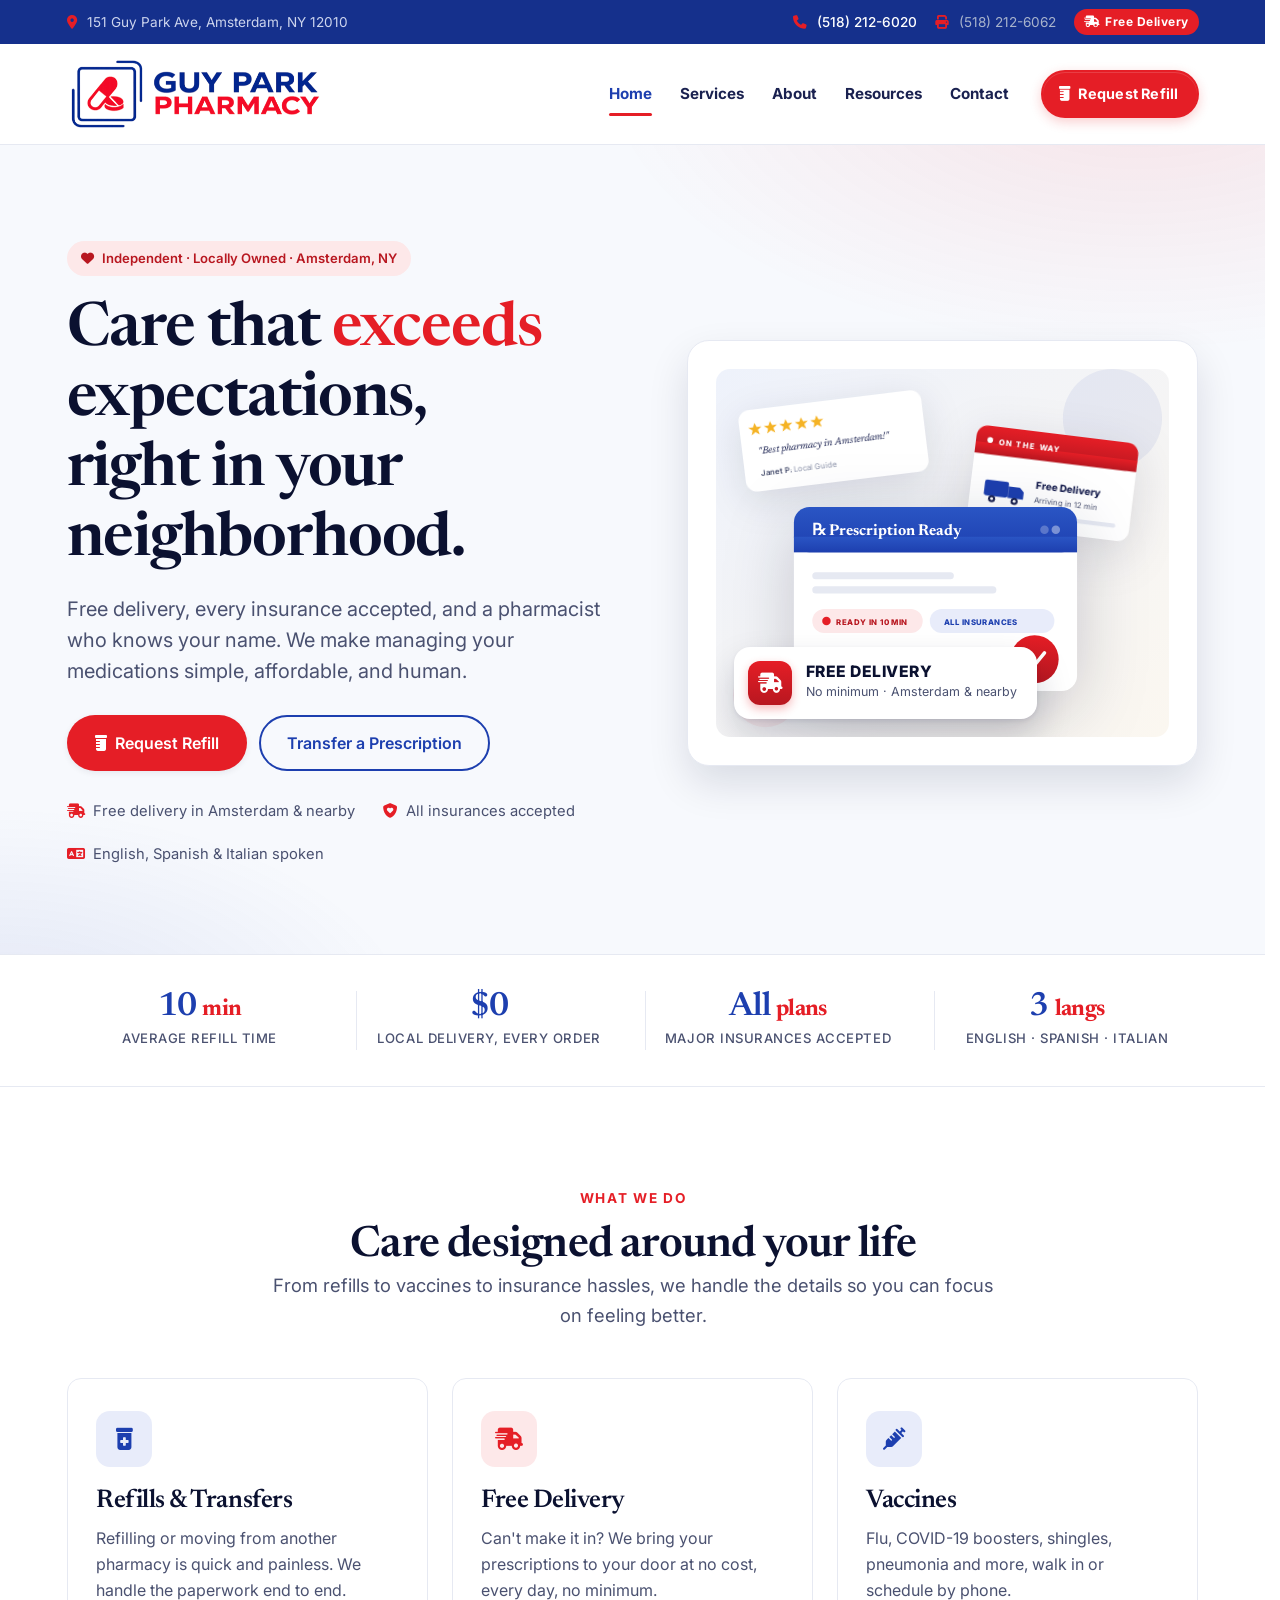
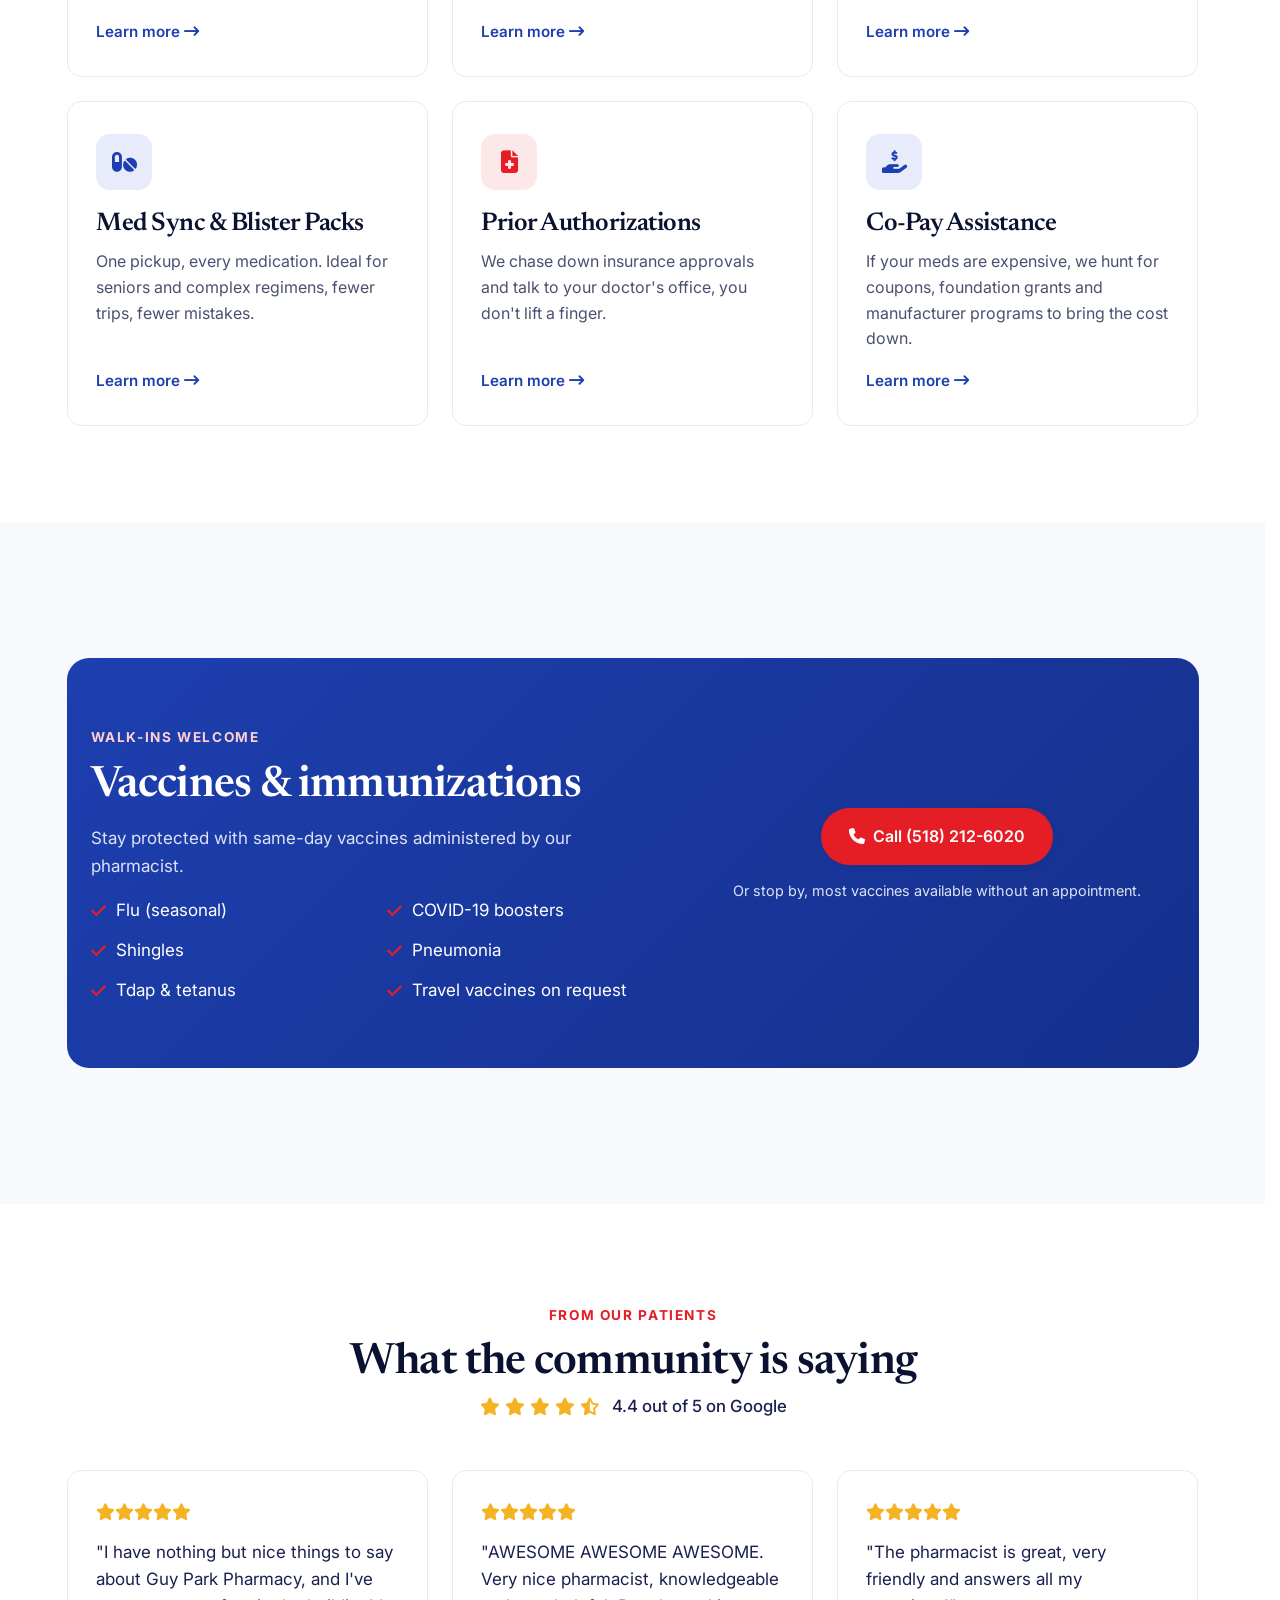
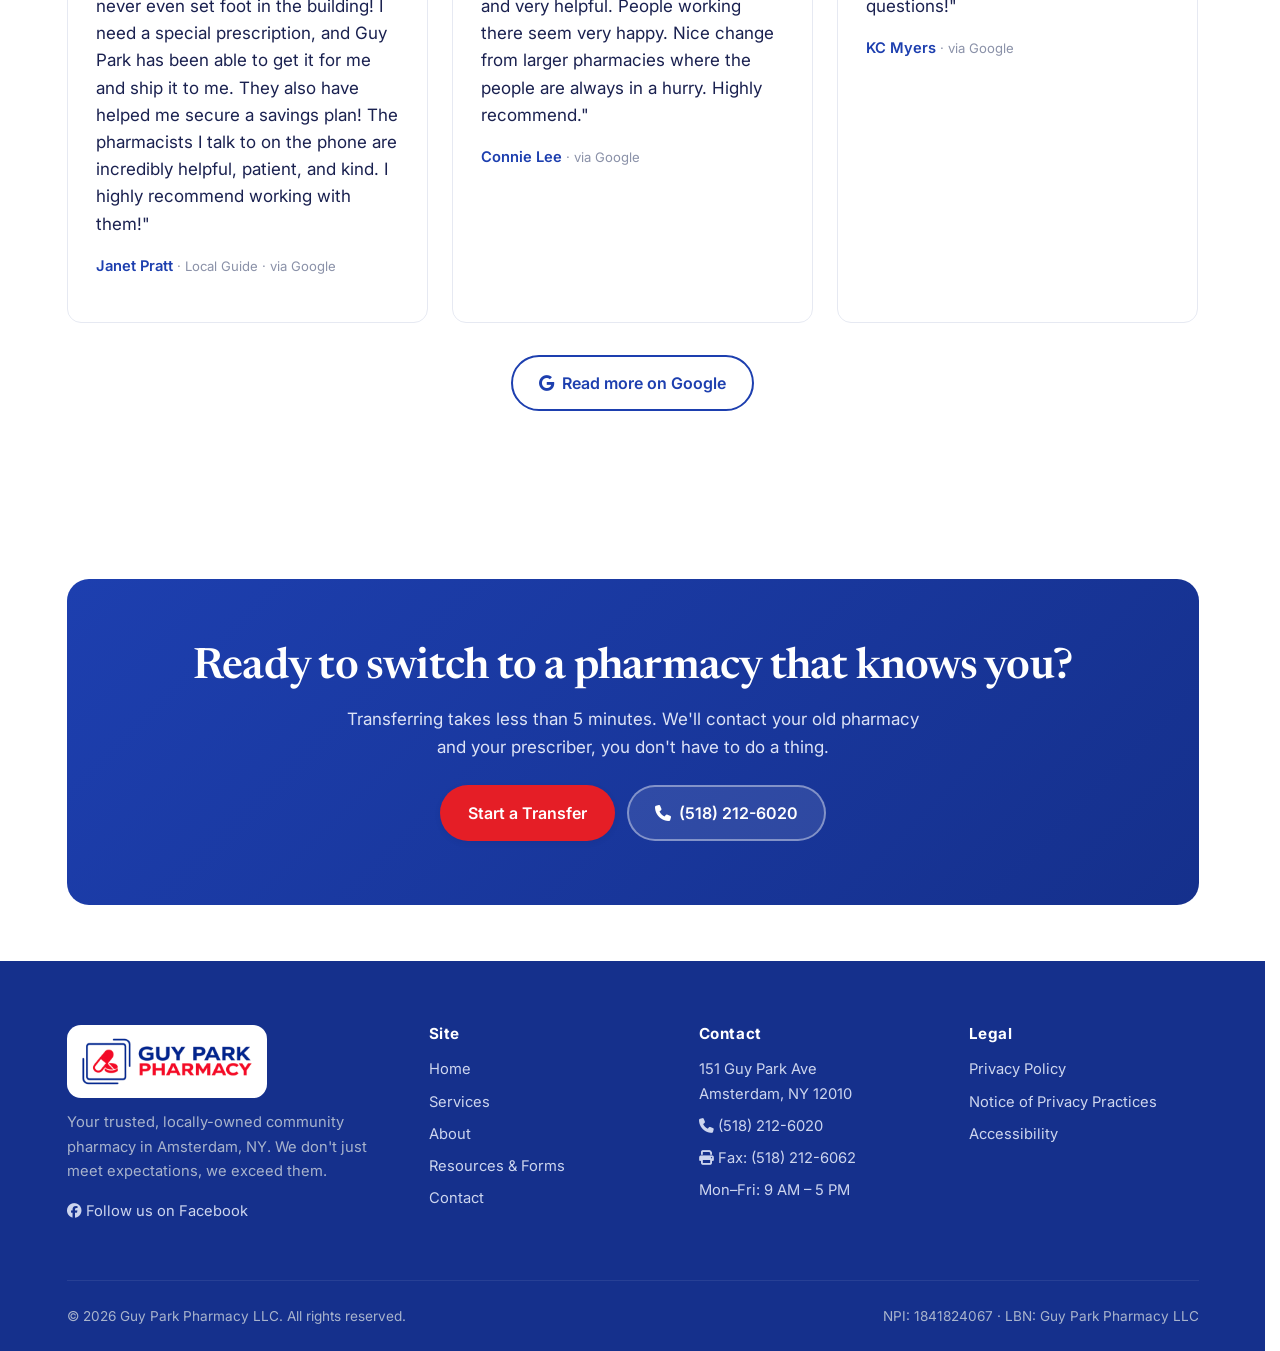
<file: index.html>
<!DOCTYPE html>
<html lang="en">
<head>
  <meta charset="UTF-8">
  <meta name="viewport" content="width=device-width, initial-scale=1.0">
  <title>Guy Park Pharmacy | Independent Community Pharmacy in Amsterdam, NY</title>
  <meta name="description" content="Guy Park Pharmacy is an independent community pharmacy in Amsterdam, NY offering free delivery, all-insurance acceptance, prescription transfers, vaccines, and personalized care from pharmacist Justin P. Lefco, RPh.">
  <link rel="canonical" href="https://guyparkpharmacy.com/">

  <!-- Open Graph -->
  <meta property="og:type" content="website">
  <meta property="og:title" content="Guy Park Pharmacy | Amsterdam, NY">
  <meta property="og:description" content="Free delivery, all insurances accepted, and personalized care from your independent community pharmacy in Amsterdam, NY.">
  <meta property="og:url" content="https://guyparkpharmacy.com/">
  <meta property="og:image" content="https://guyparkpharmacy.com/assets/logo-full.png">
  <meta name="twitter:card" content="summary_large_image">

  <meta name="robots" content="index, follow, max-image-preview:large, max-snippet:-1">
  <meta name="author" content="Guy Park Pharmacy LLC">
  <meta name="theme-color" content="#1d3faf">
  <meta name="format-detection" content="telephone=yes">

  <!-- Geo targeting for local SEO -->
  <meta name="geo.region" content="US-NY">
  <meta name="geo.placename" content="Amsterdam, NY">
  <meta name="geo.position" content="42.944422;-74.198145">
  <meta name="ICBM" content="42.944422, -74.198145">

  <!-- Open Graph / Twitter — site-wide values -->
  <meta property="og:site_name" content="Guy Park Pharmacy">
  <meta property="og:locale" content="en_US">
  <meta name="twitter:image" content="https://guyparkpharmacy.com/assets/logo-full.png">


  <!-- Favicon -->
  <link rel="icon" type="image/png" href="assets/logo.png">
  <link rel="apple-touch-icon" href="assets/logo.png">

  <!-- Fonts & icons -->
  <link rel="preconnect" href="https://fonts.googleapis.com">
  <link rel="preconnect" href="https://fonts.gstatic.com" crossorigin>
  <link href="https://fonts.googleapis.com/css2?family=Inter:wght@400;500;600;700;800&family=Newsreader:opsz,wght@6..72,400;6..72,500;6..72,600;6..72,700&display=swap" rel="stylesheet">
  <link rel="stylesheet" href="https://cdnjs.cloudflare.com/ajax/libs/font-awesome/6.4.0/css/all.min.css">
  <link rel="stylesheet" href="css/styles.css">

  <!-- LocalBusiness / Pharmacy schema for local SEO -->
  <script type="application/ld+json">
  {
    "@context": "https://schema.org",
    "@type": "Pharmacy",
    "name": "Guy Park Pharmacy",
    "legalName": "Guy Park Pharmacy LLC",
    "identifier": {
      "@type": "PropertyValue",
      "propertyID": "NPI",
      "value": "1841824067"
    },
    "image": "https://guyparkpharmacy.com/assets/logo-full.png",
    "url": "https://guyparkpharmacy.com/",
    "telephone": "+1-518-212-6020",
    "faxNumber": "+1-518-212-6062",
    "address": {
      "@type": "PostalAddress",
      "streetAddress": "151 Guy Park Ave",
      "addressLocality": "Amsterdam",
      "addressRegion": "NY",
      "postalCode": "12010",
      "addressCountry": "US"
    },
    "geo": { "@type": "GeoCoordinates", "latitude": 42.944422, "longitude": -74.198145 },
    "openingHoursSpecification": [{
      "@type": "OpeningHoursSpecification",
      "dayOfWeek": ["Monday","Tuesday","Wednesday","Thursday","Friday"],
      "opens": "09:00", "closes": "17:00"
    }],
    "priceRange": "$$",
    "areaServed": "Amsterdam, NY and surrounding Mohawk Valley",
    "employee": {
      "@type": "Person",
      "name": "Justin P. Lefco",
      "jobTitle": "Pharmacist",
      "identifier": "NPI 1124208848"
    },
    "knowsLanguage": ["English","Spanish","Italian"],
    "slogan": "We don't just meet expectations, we exceed them.",
    "sameAs": [
      "https://www.facebook.com/GuyParkPharmacy/"
    ],
    "aggregateRating": {
      "@type": "AggregateRating",
      "ratingValue": "4.4",
      "reviewCount": "3",
      "bestRating": "5",
      "worstRating": "1"
    },
    "review": [
      {
        "@type": "Review",
        "author": {"@type": "Person", "name": "Janet Pratt"},
        "reviewRating": {"@type": "Rating", "ratingValue": "5", "bestRating": "5"},
        "reviewBody": "I have nothing but nice things to say about Guy Park Pharmacy. I need a special prescription, and Guy Park has been able to get it for me and ship it to me. They also have helped me secure a savings plan. The pharmacists I talk to on the phone are incredibly helpful, patient, and kind."
      },
      {
        "@type": "Review",
        "author": {"@type": "Person", "name": "Connie Lee"},
        "reviewRating": {"@type": "Rating", "ratingValue": "5", "bestRating": "5"},
        "reviewBody": "Very nice pharmacist, knowledgeable and very helpful. People working there seem very happy. Nice change from larger pharmacies where the people are always in a hurry. Highly recommend."
      },
      {
        "@type": "Review",
        "author": {"@type": "Person", "name": "KC Myers"},
        "reviewRating": {"@type": "Rating", "ratingValue": "5", "bestRating": "5"},
        "reviewBody": "The pharmacist is great, very friendly and answers all my questions."
      }
    ]
  }
  </script>

  <!-- WebSite identity -->
  <script type="application/ld+json">
  {
    "@context": "https://schema.org",
    "@type": "WebSite",
    "name": "Guy Park Pharmacy",
    "url": "https://guyparkpharmacy.com/",
    "inLanguage": "en-US",
    "publisher": {
      "@type": "Organization",
      "name": "Guy Park Pharmacy LLC",
      "url": "https://guyparkpharmacy.com/",
      "logo": "https://guyparkpharmacy.com/assets/logo-full.png",
      "sameAs": ["https://www.facebook.com/GuyParkPharmacy/"]
    }
  }
  </script>
  <!-- Analytics (GA4) - configured in js/analytics.js -->
  <script src="js/analytics.js" defer></script>
</head>
<body>
  <a class="skip-link" href="#main">Skip to main content</a>

  <!-- Top bar -->
  <div class="topbar">
    <div class="container">
      <div><i class="fas fa-map-marker-alt"></i> 151 Guy Park Ave, Amsterdam, NY 12010</div>
      <div style="display:flex;gap:18px;align-items:center;flex-wrap:wrap;">
        <a href="tel:+15182126020"><i class="fas fa-phone"></i> (518) 212-6020</a>
        <span style="color:#a8b3cc;"><i class="fas fa-print" aria-hidden="true"></i> (518) 212-6062</span>
        <span class="delivery-pill"><i class="fas fa-truck-fast" aria-hidden="true"></i> Free Delivery</span>
      </div>
    </div>
  </div>

  <!-- Header -->
  <header class="site-header">
    <div class="container">
      <a href="index.html" class="brand" aria-label="Guy Park Pharmacy, home">
        <img src="assets/logo.png" alt="Guy Park Pharmacy, We don't just meet expectations, we exceed them.">
      </a>
      <button class="menu-toggle" aria-label="Toggle menu" aria-expanded="false" aria-controls="primary-nav">
        <i class="fas fa-bars" aria-hidden="true"></i>
      </button>
      <nav class="nav" id="primary-nav" aria-label="Primary">
        <a href="index.html">Home</a>
        <a href="services.html">Services</a>
        <a href="about.html">About</a>
        <a href="resources.html">Resources</a>
        <a href="contact.html">Contact</a>
        <a href="contact.html#refill" class="btn btn--accent nav-cta">
          <i class="fas fa-prescription-bottle" aria-hidden="true"></i>
          <span>Request Refill</span>
        </a>
      </nav>
    </div>
  </header>

  <main id="main">
    <!-- Hero -->
    <section class="hero">
      <div class="container">
        <div>
          <span class="badge"><i class="fas fa-heart" aria-hidden="true"></i> Independent · Locally Owned · Amsterdam, NY</span>
          <h1>Care that <span class="accent">exceeds</span> expectations, right in your neighborhood.</h1>
          <p class="lede">Free delivery, every insurance accepted, and a pharmacist who knows your name. We make managing your medications simple, affordable, and human.</p>
          <div class="hero-ctas">
            <a href="contact.html#refill" class="btn btn--accent">
              <i class="fas fa-prescription-bottle" aria-hidden="true"></i> Request Refill
            </a>
            <a href="resources.html" class="btn btn--outline">Transfer a Prescription</a>
          </div>
          <div class="hero-meta">
            <span><i class="fas fa-truck-fast" aria-hidden="true"></i> Free delivery in Amsterdam &amp; nearby</span>
            <span><i class="fas fa-shield-heart" aria-hidden="true"></i> All insurances accepted</span>
            <span><i class="fas fa-language" aria-hidden="true"></i> English, Spanish &amp; Italian spoken</span>
          </div>
        </div>
        <div class="hero-card">
          <div class="hero-art" role="img" aria-label="Guy Park Pharmacy, prescription ready, free delivery on the way, and praise from patients">
            <svg class="hero-svg" viewBox="0 0 640 520" xmlns="http://www.w3.org/2000/svg" aria-hidden="true">
              <defs>
                <linearGradient id="bg" x1="0" y1="0" x2="1" y2="1">
                  <stop offset="0%" stop-color="#eef2fb"/>
                  <stop offset="100%" stop-color="#fbf7f0"/>
                </linearGradient>
                <linearGradient id="blueG" x1="0" y1="0" x2="0" y2="1">
                  <stop offset="0%" stop-color="#2a55c4"/>
                  <stop offset="100%" stop-color="#1d3faf"/>
                </linearGradient>
                <linearGradient id="redG" x1="0" y1="0" x2="0" y2="1">
                  <stop offset="0%" stop-color="#e51e26"/>
                  <stop offset="100%" stop-color="#b81720"/>
                </linearGradient>
              </defs>

              <!-- Canvas -->
              <rect width="640" height="520" fill="url(#bg)"/>

              <!-- Soft decorative shapes (very subtle) -->
              <circle cx="560" cy="70" r="70" fill="#1d3faf" opacity=".07"/>
              <circle cx="70"  cy="460" r="46" fill="#e51e26" opacity=".06"/>

              <!-- ================== CARD C (back): Review snippet, tilted left ================== -->
              <g transform="translate(30 60) rotate(-7)" filter="drop-shadow(0 14px 26px rgba(11,17,48,.12))">
                <rect width="260" height="116" rx="16" fill="#ffffff"/>
                <!-- Five stars -->
                <g transform="translate(22 28)" fill="#f5b324">
                  <path d="M 0,-9 L 2.6,-2.8 L 9.3,-2.8 L 3.8,1.2 L 5.8,8 L 0,4 L -5.8,8 L -3.8,1.2 L -9.3,-2.8 L -2.6,-2.8 Z"/>
                  <g transform="translate(22 0)"><path d="M 0,-9 L 2.6,-2.8 L 9.3,-2.8 L 3.8,1.2 L 5.8,8 L 0,4 L -5.8,8 L -3.8,1.2 L -9.3,-2.8 L -2.6,-2.8 Z"/></g>
                  <g transform="translate(44 0)"><path d="M 0,-9 L 2.6,-2.8 L 9.3,-2.8 L 3.8,1.2 L 5.8,8 L 0,4 L -5.8,8 L -3.8,1.2 L -9.3,-2.8 L -2.6,-2.8 Z"/></g>
                  <g transform="translate(66 0)"><path d="M 0,-9 L 2.6,-2.8 L 9.3,-2.8 L 3.8,1.2 L 5.8,8 L 0,4 L -5.8,8 L -3.8,1.2 L -9.3,-2.8 L -2.6,-2.8 Z"/></g>
                  <g transform="translate(88 0)"><path d="M 0,-9 L 2.6,-2.8 L 9.3,-2.8 L 3.8,1.2 L 5.8,8 L 0,4 L -5.8,8 L -3.8,1.2 L -9.3,-2.8 L -2.6,-2.8 Z"/></g>
                </g>
                <text x="22" y="64"  font-family="Newsreader, Georgia, serif" font-size="14" font-style="italic" fill="#1a2150">"Best pharmacy in Amsterdam!"</text>
                <text x="22" y="94"  font-family="Inter, system-ui, sans-serif" font-size="11" font-weight="600" fill="#4a5170">Janet P.</text>
                <text x="64" y="94"  font-family="Inter, system-ui, sans-serif" font-size="11" fill="#8a91a8">· Local Guide</text>
              </g>

              <!-- ================== CARD B (back-right): Delivery in progress, tilted right ================== -->
              <g transform="translate(370 78) rotate(7)" filter="drop-shadow(0 18px 32px rgba(11,17,48,.14))">
                <rect width="230" height="140" rx="16" fill="#ffffff"/>
                <!-- Red header strip -->
                <rect width="230" height="40" rx="16" fill="url(#redG)"/>
                <rect y="24" width="230" height="16" fill="url(#redG)"/>
                <circle cx="20" cy="20" r="4" fill="#ffffff"/>
                <text x="32" y="26" font-family="Inter, system-ui, sans-serif" font-size="11" font-weight="800" fill="#ffffff" letter-spacing="1.8">ON THE WAY</text>

                <!-- Truck glyph -->
                <g transform="translate(20 70)" fill="#1d3faf">
                  <rect x="0" y="6" width="34" height="22" rx="3"/>
                  <path d="M 34 12 L 50 12 L 56 18 L 56 28 L 34 28 Z"/>
                  <circle cx="12" cy="32" r="5" fill="#1a2150"/>
                  <circle cx="44" cy="32" r="5" fill="#1a2150"/>
                  <circle cx="12" cy="32" r="2" fill="#ffffff"/>
                  <circle cx="44" cy="32" r="2" fill="#ffffff"/>
                </g>
                <text x="92" y="80"  font-family="Inter, system-ui, sans-serif" font-size="14" font-weight="800" fill="#1a2150">Free Delivery</text>
                <text x="92" y="100" font-family="Inter, system-ui, sans-serif" font-size="11" fill="#4a5170">Arriving in 12 min</text>

                <!-- Progress bar -->
                <rect x="20" y="116" width="190" height="6" rx="3" fill="#e6e9f2"/>
                <rect x="20" y="116" width="130" height="6" rx="3" fill="url(#redG)"/>
              </g>

              <!-- ================== CARD A (front, main): Prescription ready ================== -->
              <g transform="translate(110 195)" filter="drop-shadow(0 26px 48px rgba(11,17,48,.20))">
                <rect width="400" height="260" rx="22" fill="#ffffff"/>

                <!-- Blue header bar -->
                <rect width="400" height="64" rx="22" fill="url(#blueG)"/>
                <rect y="42" width="400" height="22" fill="url(#blueG)"/>
                <text x="26" y="40" font-family="Newsreader, Georgia, serif" font-size="22" font-weight="700" fill="#ffffff">℞ Prescription Ready</text>
                <circle cx="370" cy="32" r="6" fill="#ffffff" opacity=".4"/>
                <circle cx="354" cy="32" r="6" fill="#ffffff" opacity=".25"/>

                <!-- Patient detail lines -->
                <rect x="26" y="92"  width="200" height="10" rx="5" fill="#e6e9f2"/>
                <rect x="26" y="112" width="260" height="10" rx="5" fill="#e6e9f2"/>

                <!-- Chips row -->
                <g transform="translate(26 144)">
                  <rect width="156" height="34" rx="17" fill="#fde8e9"/>
                  <circle cx="20" cy="17" r="6" fill="#e51e26"/>
                  <text x="34" y="22" font-family="Inter, system-ui, sans-serif" font-size="11" font-weight="800" fill="#b81720" letter-spacing="0.6">READY IN 10 MIN</text>
                </g>
                <g transform="translate(192 144)">
                  <rect width="176" height="34" rx="17" fill="#e8ecfa"/>
                  <text x="20" y="22" font-family="Inter, system-ui, sans-serif" font-size="11" font-weight="800" fill="#1d3faf" letter-spacing="0.6">ALL INSURANCES</text>
                </g>

                <!-- Pharmacist verified row -->
                <g transform="translate(26 200)">
                  <circle cx="10" cy="10" r="10" fill="#2dbe6c" opacity=".18"/>
                  <circle cx="10" cy="10" r="5" fill="#1f9e55"/>
                  <text x="30" y="15" font-family="Inter, system-ui, sans-serif" font-size="12" font-weight="600" fill="#1a2150">Pharmacist verified</text>
                  <text x="30" y="32" font-family="Inter, system-ui, sans-serif" font-size="11" fill="#4a5170">Justin Lefco, RPh</text>
                </g>

                <!-- Big red checkmark seal -->
                <g transform="translate(340 215)">
                  <circle r="34" fill="url(#redG)"/>
                  <path d="M -14 1 L -3 12 L 14 -9" stroke="#ffffff" stroke-width="5" stroke-linecap="round" stroke-linejoin="round" fill="none"/>
                </g>
              </g>
            </svg>

            <!-- Floating modern badge (the chosen ribbon style) -->
            <div class="hero-badge">
              <div class="hero-badge-ico"><i class="fas fa-truck-fast" aria-hidden="true"></i></div>
              <div>
                <strong>Free Delivery</strong>
                <small>No minimum · Amsterdam &amp; nearby</small>
              </div>
            </div>
          </div>
        </div>
      </div>
    </section>

    <!-- Stats band -->
    <div class="trust-strip">
      <div class="container">
        <div class="stat">
          <div class="num">10<span class="unit">min</span></div>
          <div class="label">Average refill time</div>
        </div>
        <div class="stat">
          <div class="num">$0</div>
          <div class="label">Local delivery, every order</div>
        </div>
        <div class="stat">
          <div class="num">All<span class="unit">plans</span></div>
          <div class="label">Major insurances accepted</div>
        </div>
        <div class="stat">
          <div class="num">3<span class="unit">langs</span></div>
          <div class="label">English · Spanish · Italian</div>
        </div>
      </div>
    </div>

    <!-- Services preview -->
    <section id="services">
      <div class="container">
        <div class="section-header">
          <span class="eyebrow">What we do</span>
          <h2>Care designed around your life</h2>
          <p>From refills to vaccines to insurance hassles, we handle the details so you can focus on feeling better.</p>
        </div>

        <div class="grid-3">
          <article class="service-card">
            <div class="service-icon"><i class="fas fa-prescription-bottle-medical" aria-hidden="true"></i></div>
            <h3>Refills &amp; Transfers</h3>
            <p>Refilling or moving from another pharmacy is quick and painless. We handle the paperwork end to end.</p>
            <a href="services.html#refills">Learn more <i class="fas fa-arrow-right-long" aria-hidden="true"></i></a>
          </article>

          <article class="service-card service-card--accent">
            <div class="service-icon"><i class="fas fa-truck-fast" aria-hidden="true"></i></div>
            <h3>Free Delivery</h3>
            <p>Can't make it in? We bring your prescriptions to your door at no cost, every day, no minimum.</p>
            <a href="services.html#delivery">Learn more <i class="fas fa-arrow-right-long" aria-hidden="true"></i></a>
          </article>

          <article class="service-card">
            <div class="service-icon"><i class="fas fa-syringe" aria-hidden="true"></i></div>
            <h3>Vaccines</h3>
            <p>Flu, COVID-19 boosters, shingles, pneumonia and more, walk in or schedule by phone.</p>
            <a href="services.html#vaccines">Learn more <i class="fas fa-arrow-right-long" aria-hidden="true"></i></a>
          </article>

          <article class="service-card">
            <div class="service-icon"><i class="fas fa-pills" aria-hidden="true"></i></div>
            <h3>Med Sync &amp; Blister Packs</h3>
            <p>One pickup, every medication. Ideal for seniors and complex regimens, fewer trips, fewer mistakes.</p>
            <a href="services.html#adherence">Learn more <i class="fas fa-arrow-right-long" aria-hidden="true"></i></a>
          </article>

          <article class="service-card service-card--accent">
            <div class="service-icon"><i class="fas fa-file-medical" aria-hidden="true"></i></div>
            <h3>Prior Authorizations</h3>
            <p>We chase down insurance approvals and talk to your doctor's office, you don't lift a finger.</p>
            <a href="services.html#prior-auth">Learn more <i class="fas fa-arrow-right-long" aria-hidden="true"></i></a>
          </article>

          <article class="service-card">
            <div class="service-icon"><i class="fas fa-hand-holding-dollar" aria-hidden="true"></i></div>
            <h3>Co-Pay Assistance</h3>
            <p>If your meds are expensive, we hunt for coupons, foundation grants and manufacturer programs to bring the cost down.</p>
            <a href="services.html#copay">Learn more <i class="fas fa-arrow-right-long" aria-hidden="true"></i></a>
          </article>
        </div>
      </div>
    </section>

    <!-- Vaccines -->
    <section class="section--canvas">
      <div class="container">
        <div class="vaccines">
          <div class="container">
            <div>
              <span class="eyebrow" style="color:#ffd0d3;">Walk-ins welcome</span>
              <h2>Vaccines &amp; immunizations</h2>
              <p>Stay protected with same-day vaccines administered by our pharmacist.</p>
              <ul>
                <li><i class="fas fa-check" aria-hidden="true"></i> Flu (seasonal)</li>
                <li><i class="fas fa-check" aria-hidden="true"></i> COVID-19 boosters</li>
                <li><i class="fas fa-check" aria-hidden="true"></i> Shingles</li>
                <li><i class="fas fa-check" aria-hidden="true"></i> Pneumonia</li>
                <li><i class="fas fa-check" aria-hidden="true"></i> Tdap &amp; tetanus</li>
                <li><i class="fas fa-check" aria-hidden="true"></i> Travel vaccines on request</li>
              </ul>
            </div>
            <div style="text-align:center;">
              <a href="tel:+15182126020" class="btn btn--accent">
                <i class="fas fa-phone" aria-hidden="true"></i> Call (518) 212-6020
              </a>
              <p style="margin-top:14px;color:#dde3f6;font-size:.9rem;">Or stop by, most vaccines available without an appointment.</p>
            </div>
          </div>
        </div>
      </div>
    </section>

    <!-- Reviews -->
    <section id="reviews">
      <div class="container">
        <div class="section-header">
          <span class="eyebrow">From our patients</span>
          <h2>What the community is saying</h2>
          <div class="rating-summary">
            <div class="stars" role="img" aria-label="4.4 out of 5 stars">
              <i class="fas fa-star" aria-hidden="true"></i>
              <i class="fas fa-star" aria-hidden="true"></i>
              <i class="fas fa-star" aria-hidden="true"></i>
              <i class="fas fa-star" aria-hidden="true"></i>
              <i class="fas fa-star-half-stroke" aria-hidden="true"></i>
            </div>
            <span>4.4 out of 5 on Google</span>
          </div>
        </div>

        <div class="grid-3">
          <article class="review-card">
            <div class="stars" role="img" aria-label="5 out of 5 stars">
              <i class="fas fa-star"></i><i class="fas fa-star"></i><i class="fas fa-star"></i><i class="fas fa-star"></i><i class="fas fa-star"></i>
            </div>
            <p class="review-text">"I have nothing but nice things to say about Guy Park Pharmacy, and I've never even set foot in the building! I need a special prescription, and Guy Park has been able to get it for me and ship it to me. They also have helped me secure a savings plan! The pharmacists I talk to on the phone are incredibly helpful, patient, and kind. I highly recommend working with them!"</p>
            <p class="review-author">Janet Pratt <span style="color:var(--ink-300);font-weight:400;font-size:.82rem;">· Local Guide · via Google</span></p>
          </article>
          <article class="review-card">
            <div class="stars" role="img" aria-label="5 out of 5 stars">
              <i class="fas fa-star"></i><i class="fas fa-star"></i><i class="fas fa-star"></i><i class="fas fa-star"></i><i class="fas fa-star"></i>
            </div>
            <p class="review-text">"AWESOME AWESOME AWESOME. Very nice pharmacist, knowledgeable and very helpful. People working there seem very happy. Nice change from larger pharmacies where the people are always in a hurry. Highly recommend."</p>
            <p class="review-author">Connie Lee <span style="color:var(--ink-300);font-weight:400;font-size:.82rem;">· via Google</span></p>
          </article>
          <article class="review-card">
            <div class="stars" role="img" aria-label="5 out of 5 stars">
              <i class="fas fa-star"></i><i class="fas fa-star"></i><i class="fas fa-star"></i><i class="fas fa-star"></i><i class="fas fa-star"></i>
            </div>
            <p class="review-text">"The pharmacist is great, very friendly and answers all my questions!"</p>
            <p class="review-author">KC Myers <span style="color:var(--ink-300);font-weight:400;font-size:.82rem;">· via Google</span></p>
          </article>
        </div>

        <p style="text-align:center;margin-top:32px;">
          <a href="https://www.google.com/maps/place/Guy+Park+Pharmacy" target="_blank" rel="noopener noreferrer" class="btn btn--outline">
            <i class="fab fa-google" aria-hidden="true"></i> Read more on Google
          </a>
        </p>
      </div>
    </section>

    <!-- CTA banner -->
    <section class="section--tight">
      <div class="container">
        <div class="cta-banner">
          <h2>Ready to switch to a pharmacy that knows you?</h2>
          <p>Transferring takes less than 5 minutes. We'll contact your old pharmacy and your prescriber, you don't have to do a thing.</p>
          <div class="ctas">
            <a href="resources.html" class="btn btn--accent">Start a Transfer</a>
            <a href="tel:+15182126020" class="btn btn--ghost"><i class="fas fa-phone" aria-hidden="true"></i> (518) 212-6020</a>
          </div>
        </div>
      </div>
    </section>
  </main>

  <!-- Footer -->
  <footer class="site-footer">
    <div class="container">
      <div class="footer-grid">
        <div class="brand-block">
          <img src="assets/logo.png" alt="Guy Park Pharmacy logo">
          <p>Your trusted, locally-owned community pharmacy in Amsterdam, NY. We don't just meet expectations, we exceed them.</p>
          <p style="margin-top:14px;">
            <a href="https://www.facebook.com/GuyParkPharmacy/" target="_blank" rel="noopener noreferrer" aria-label="Follow Guy Park Pharmacy on Facebook">
              <i class="fab fa-facebook" aria-hidden="true"></i> Follow us on Facebook
            </a>
          </p>
        </div>
        <div>
          <h4>Site</h4>
          <ul>
            <li><a href="index.html">Home</a></li>
            <li><a href="services.html">Services</a></li>
            <li><a href="about.html">About</a></li>
            <li><a href="resources.html">Resources &amp; Forms</a></li>
            <li><a href="contact.html">Contact</a></li>
          </ul>
        </div>
        <div>
          <h4>Contact</h4>
          <ul>
            <li>151 Guy Park Ave<br>Amsterdam, NY 12010</li>
            <li><a href="tel:+15182126020"><i class="fas fa-phone" aria-hidden="true"></i> (518) 212-6020</a></li>
            <li><i class="fas fa-print" aria-hidden="true"></i> Fax: (518) 212-6062</li>
            <li>Mon–Fri: 9 AM – 5 PM</li>
          </ul>
        </div>
        <div>
          <h4>Legal</h4>
          <ul>
            <li><a href="privacy.html">Privacy Policy</a></li>
            <li><a href="privacy-practices.html">Notice of Privacy Practices</a></li>
            <li><a href="#main">Accessibility</a></li>
          </ul>
        </div>
      </div>
      <div class="footer-bar">
        <div>&copy; <script>document.write(new Date().getFullYear())</script> Guy Park Pharmacy LLC. All rights reserved.</div>
        <div>NPI: 1841824067 · LBN: Guy Park Pharmacy LLC</div>
      </div>
    </div>
  </footer>

  <script src="js/main.js"></script>
</body>
</html>
</file>
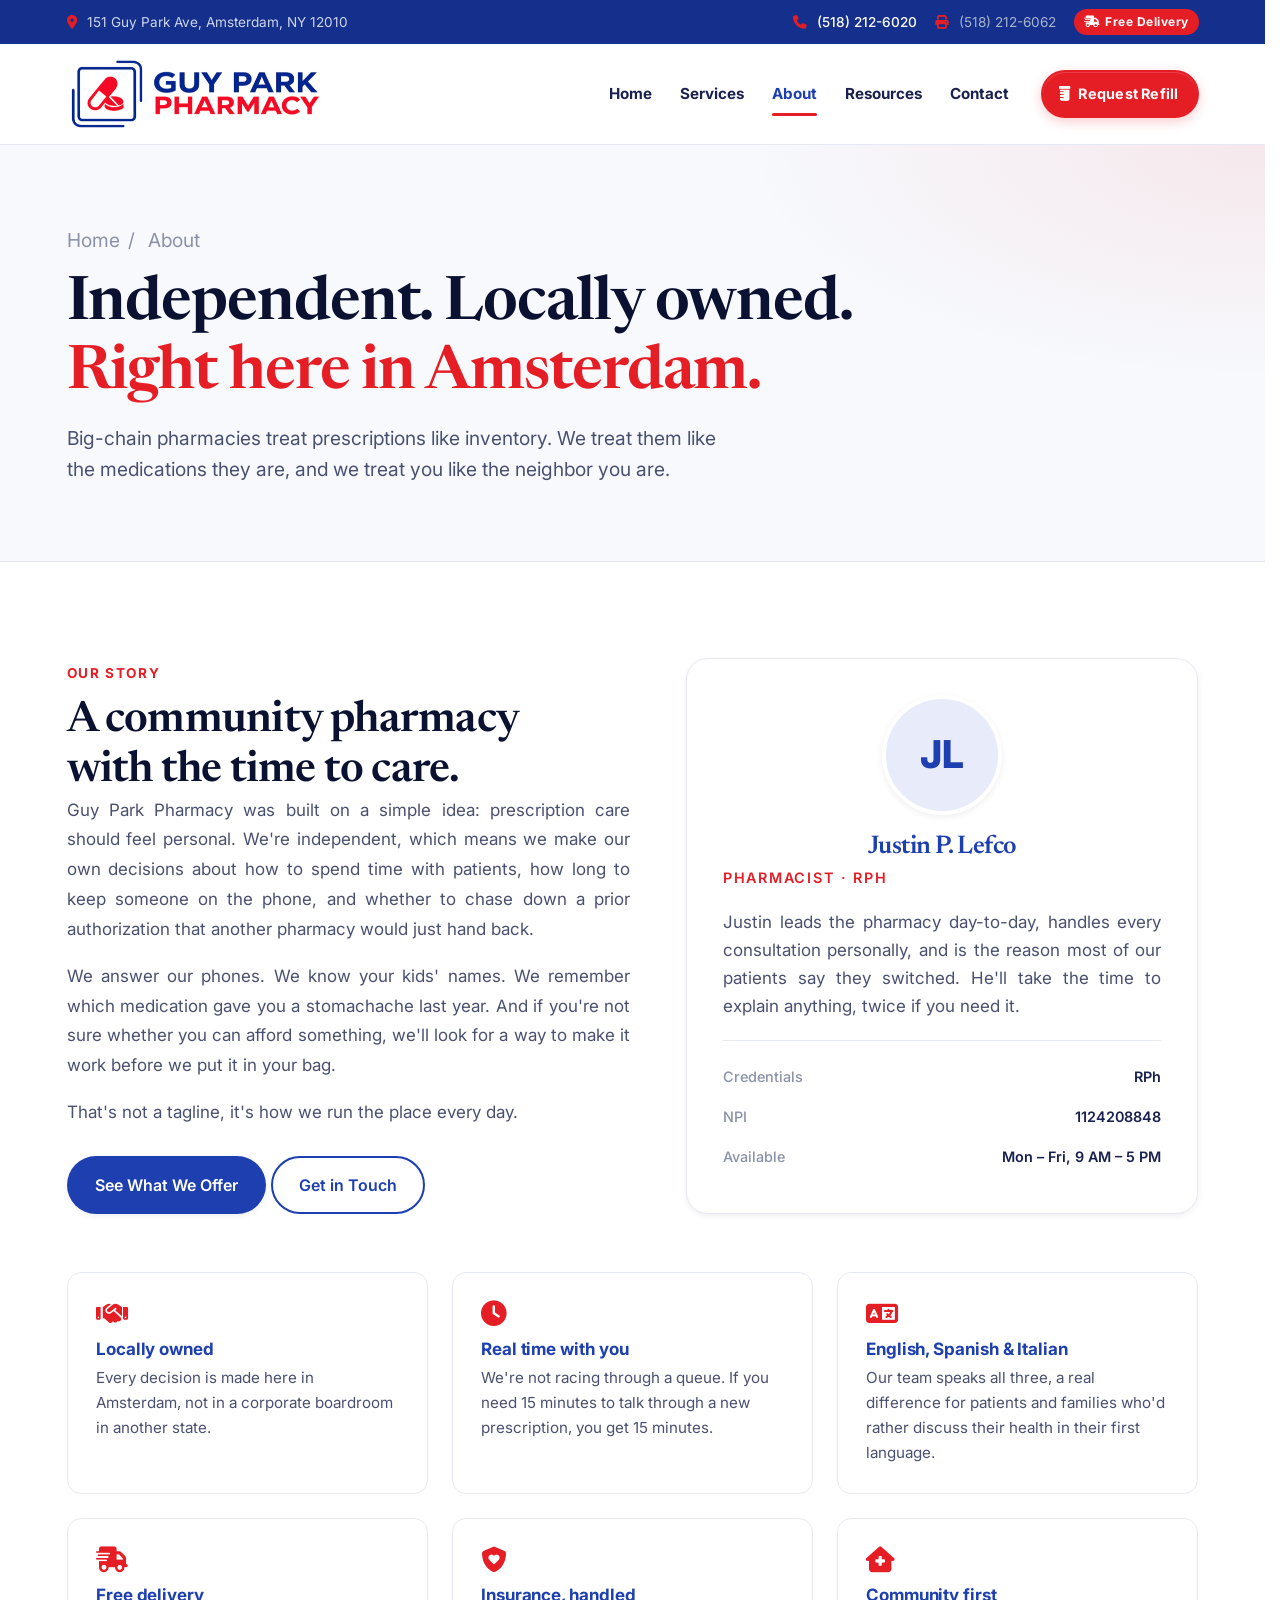
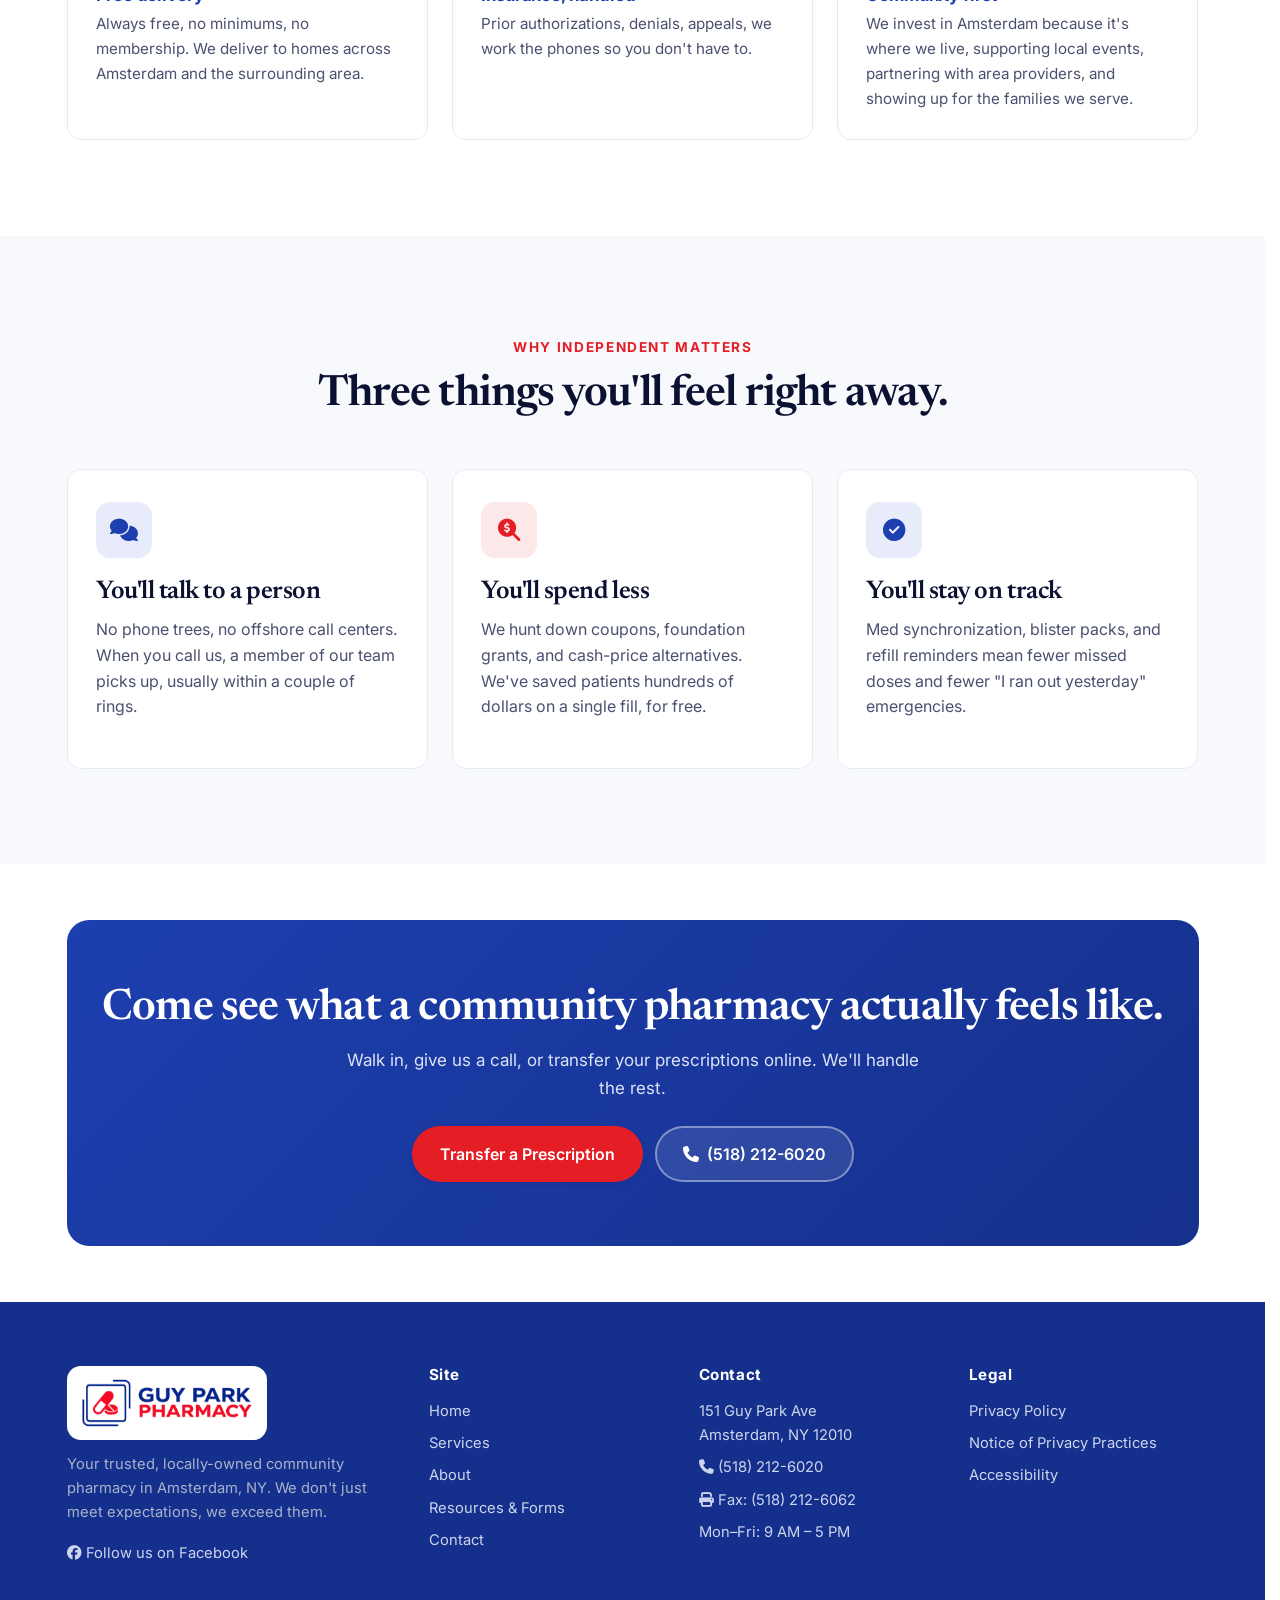
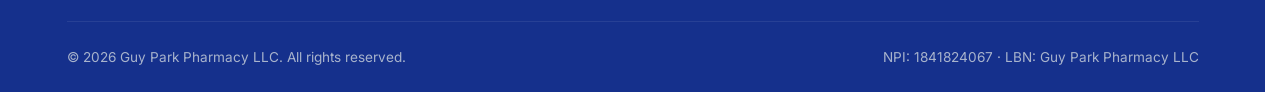
<file: about.html>
<!DOCTYPE html>
<html lang="en">
<head>
  <meta charset="UTF-8">
  <meta name="viewport" content="width=device-width, initial-scale=1.0">
  <title>About | Guy Park Pharmacy, Justin Lefco, RPh, Amsterdam, NY</title>
  <meta name="description" content="Meet Justin P. Lefco, RPh, the pharmacist behind Guy Park Pharmacy, an independent community pharmacy in Amsterdam, NY. Our team speaks English, Spanish, and Italian.">
  <link rel="canonical" href="https://guyparkpharmacy.com/about.html">

  <meta property="og:type" content="website">
  <meta property="og:title" content="About Guy Park Pharmacy">
  <meta property="og:description" content="Independent, locally-owned, and built around the patients we know by name.">
  <meta property="og:url" content="https://guyparkpharmacy.com/about.html">
  <meta property="og:image" content="https://guyparkpharmacy.com/assets/logo-full.png">
  <meta name="twitter:card" content="summary_large_image">

  <meta name="robots" content="index, follow, max-image-preview:large, max-snippet:-1">
  <meta name="author" content="Guy Park Pharmacy LLC">
  <meta name="theme-color" content="#1d3faf">
  <meta name="format-detection" content="telephone=yes">

  <!-- Geo targeting for local SEO -->
  <meta name="geo.region" content="US-NY">
  <meta name="geo.placename" content="Amsterdam, NY">
  <meta name="geo.position" content="42.944422;-74.198145">
  <meta name="ICBM" content="42.944422, -74.198145">

  <!-- Open Graph / Twitter — site-wide values -->
  <meta property="og:site_name" content="Guy Park Pharmacy">
  <meta property="og:locale" content="en_US">
  <meta name="twitter:image" content="https://guyparkpharmacy.com/assets/logo-full.png">


  <link rel="icon" type="image/png" href="assets/logo.png">
  <link rel="apple-touch-icon" href="assets/logo.png">

  <link rel="preconnect" href="https://fonts.googleapis.com">
  <link rel="preconnect" href="https://fonts.gstatic.com" crossorigin>
  <link href="https://fonts.googleapis.com/css2?family=Inter:wght@400;500;600;700;800&family=Newsreader:opsz,wght@6..72,400;6..72,500;6..72,600;6..72,700&display=swap" rel="stylesheet">
  <link rel="stylesheet" href="https://cdnjs.cloudflare.com/ajax/libs/font-awesome/6.4.0/css/all.min.css">
  <link rel="stylesheet" href="css/styles.css">

  <!-- BreadcrumbList -->
  <script type="application/ld+json">
  {
    "@context": "https://schema.org",
    "@type": "BreadcrumbList",
    "itemListElement": [
      { "@type": "ListItem", "position": 1, "name": "Home", "item": "https://guyparkpharmacy.com/" },
      { "@type": "ListItem", "position": 2, "name": "About", "item": "https://guyparkpharmacy.com/about.html" }
    ]
  }
  </script>

  <!-- AboutPage with Person (pharmacist) -->
  <script type="application/ld+json">
  {
    "@context": "https://schema.org",
    "@type": "AboutPage",
    "name": "About Guy Park Pharmacy",
    "url": "https://guyparkpharmacy.com/about.html",
    "inLanguage": "en-US",
    "mainEntity": {
      "@type": "Person",
      "name": "Justin P. Lefco",
      "jobTitle": "Pharmacist",
      "identifier": {
        "@type": "PropertyValue",
        "propertyID": "NPI",
        "value": "1124208848"
      },
      "worksFor": {
        "@type": "Pharmacy",
        "name": "Guy Park Pharmacy",
        "url": "https://guyparkpharmacy.com/"
      },
      "hasCredential": {
        "@type": "EducationalOccupationalCredential",
        "credentialCategory": "license",
        "name": "Registered Pharmacist (RPh)"
      }
    }
  }
  </script>
  <!-- Analytics (GA4) - configured in js/analytics.js -->
  <script src="js/analytics.js" defer></script>
</head>
<body>
  <a class="skip-link" href="#main">Skip to main content</a>

  <div class="topbar">
    <div class="container">
      <div><i class="fas fa-map-marker-alt"></i> 151 Guy Park Ave, Amsterdam, NY 12010</div>
      <div style="display:flex;gap:18px;align-items:center;flex-wrap:wrap;">
        <a href="tel:+15182126020"><i class="fas fa-phone"></i> (518) 212-6020</a>
        <span style="color:#a8b3cc;"><i class="fas fa-print" aria-hidden="true"></i> (518) 212-6062</span>
        <span class="delivery-pill"><i class="fas fa-truck-fast" aria-hidden="true"></i> Free Delivery</span>
      </div>
    </div>
  </div>

  <header class="site-header">
    <div class="container">
      <a href="index.html" class="brand" aria-label="Guy Park Pharmacy, home">
        <img src="assets/logo.png" alt="Guy Park Pharmacy, We don't just meet expectations, we exceed them.">
      </a>
      <button class="menu-toggle" aria-label="Toggle menu" aria-expanded="false" aria-controls="primary-nav">
        <i class="fas fa-bars" aria-hidden="true"></i>
      </button>
      <nav class="nav" id="primary-nav" aria-label="Primary">
        <a href="index.html">Home</a>
        <a href="services.html">Services</a>
        <a href="about.html">About</a>
        <a href="resources.html">Resources</a>
        <a href="contact.html">Contact</a>
        <a href="contact.html#refill" class="btn btn--accent nav-cta">
          <i class="fas fa-prescription-bottle" aria-hidden="true"></i>
          <span>Request Refill</span>
        </a>
      </nav>
    </div>
  </header>

  <main id="main">
    <section class="page-hero">
      <div class="container">
        <p class="crumbs"><a href="index.html">Home</a><span class="sep">/</span> About</p>
        <h1>Independent. Locally owned. <span class="accent">Right here in Amsterdam.</span></h1>
        <p>Big-chain pharmacies treat prescriptions like inventory. We treat them like the medications they are, and we treat you like the neighbor you are.</p>
      </div>
    </section>

    <section>
      <div class="container">
        <div class="story-grid">
          <div>
            <span class="eyebrow">Our story</span>
            <h2>A community pharmacy with the time to care.</h2>
            <p>Guy Park Pharmacy was built on a simple idea: prescription care should feel personal. We're independent, which means we make our own decisions about how to spend time with patients, how long to keep someone on the phone, and whether to chase down a prior authorization that another pharmacy would just hand back.</p>
            <p>We answer our phones. We know your kids' names. We remember which medication gave you a stomachache last year. And if you're not sure whether you can afford something, we'll look for a way to make it work before we put it in your bag.</p>
            <p>That's not a tagline, it's how we run the place every day.</p>

            <p style="margin-top:28px;">
              <a href="services.html" class="btn btn--primary">See What We Offer</a>
              <a href="contact.html" class="btn btn--outline">Get in Touch</a>
            </p>
          </div>

          <div class="pharmacist-card" id="pharmacist">
            <div class="pharmacist-avatar" aria-hidden="true">JL</div>
            <h3>Justin P. Lefco</h3>
            <p class="role">Pharmacist · RPh</p>
            <p>Justin leads the pharmacy day-to-day, handles every consultation personally, and is the reason most of our patients say they switched. He'll take the time to explain anything, twice if you need it.</p>
            <dl>
              <div><dt>Credentials</dt><dd>RPh</dd></div>
              <div><dt>NPI</dt><dd>1124208848</dd></div>
              <div><dt>Available</dt><dd>Mon – Fri, 9 AM – 5 PM</dd></div>
            </dl>
          </div>
        </div>

        <div class="value-grid">
          <div class="value-card">
            <i class="fas fa-handshake" aria-hidden="true"></i>
            <h4>Locally owned</h4>
            <p>Every decision is made here in Amsterdam, not in a corporate boardroom in another state.</p>
          </div>
          <div class="value-card">
            <i class="fas fa-clock" aria-hidden="true"></i>
            <h4>Real time with you</h4>
            <p>We're not racing through a queue. If you need 15 minutes to talk through a new prescription, you get 15 minutes.</p>
          </div>
          <div class="value-card">
            <i class="fas fa-language" aria-hidden="true"></i>
            <h4>English, Spanish &amp; Italian</h4>
            <p>Our team speaks all three, a real difference for patients and families who'd rather discuss their health in their first language.</p>
          </div>
          <div class="value-card">
            <i class="fas fa-truck-fast" aria-hidden="true"></i>
            <h4>Free delivery</h4>
            <p>Always free, no minimums, no membership. We deliver to homes across Amsterdam and the surrounding area.</p>
          </div>
          <div class="value-card">
            <i class="fas fa-shield-heart" aria-hidden="true"></i>
            <h4>Insurance, handled</h4>
            <p>Prior authorizations, denials, appeals, we work the phones so you don't have to.</p>
          </div>
          <div class="value-card">
            <i class="fas fa-house-medical" aria-hidden="true"></i>
            <h4>Community first</h4>
            <p>We invest in Amsterdam because it's where we live, supporting local events, partnering with area providers, and showing up for the families we serve.</p>
          </div>
        </div>
      </div>
    </section>

    <section class="section--canvas">
      <div class="container">
        <div class="section-header">
          <span class="eyebrow">Why independent matters</span>
          <h2>Three things you'll feel right away.</h2>
        </div>
        <div class="grid-3">
          <article class="service-card">
            <div class="service-icon"><i class="fas fa-comments" aria-hidden="true"></i></div>
            <h3>You'll talk to a person</h3>
            <p>No phone trees, no offshore call centers. When you call us, a member of our team picks up, usually within a couple of rings.</p>
          </article>
          <article class="service-card service-card--accent">
            <div class="service-icon"><i class="fas fa-magnifying-glass-dollar" aria-hidden="true"></i></div>
            <h3>You'll spend less</h3>
            <p>We hunt down coupons, foundation grants, and cash-price alternatives. We've saved patients hundreds of dollars on a single fill, for free.</p>
          </article>
          <article class="service-card">
            <div class="service-icon"><i class="fas fa-circle-check" aria-hidden="true"></i></div>
            <h3>You'll stay on track</h3>
            <p>Med synchronization, blister packs, and refill reminders mean fewer missed doses and fewer "I ran out yesterday" emergencies.</p>
          </article>
        </div>
      </div>
    </section>

    <section class="section--tight">
      <div class="container">
        <div class="cta-banner">
          <h2>Come see what a community pharmacy actually feels like.</h2>
          <p>Walk in, give us a call, or transfer your prescriptions online. We'll handle the rest.</p>
          <div class="ctas">
            <a href="resources.html" class="btn btn--accent">Transfer a Prescription</a>
            <a href="tel:+15182126020" class="btn btn--ghost"><i class="fas fa-phone" aria-hidden="true"></i> (518) 212-6020</a>
          </div>
        </div>
      </div>
    </section>
  </main>

  <footer class="site-footer">
    <div class="container">
      <div class="footer-grid">
        <div class="brand-block">
          <img src="assets/logo.png" alt="Guy Park Pharmacy logo">
          <p>Your trusted, locally-owned community pharmacy in Amsterdam, NY. We don't just meet expectations, we exceed them.</p>
          <p style="margin-top:14px;">
            <a href="https://www.facebook.com/GuyParkPharmacy/" target="_blank" rel="noopener noreferrer" aria-label="Follow Guy Park Pharmacy on Facebook">
              <i class="fab fa-facebook" aria-hidden="true"></i> Follow us on Facebook
            </a>
          </p>
        </div>
        <div>
          <h4>Site</h4>
          <ul>
            <li><a href="index.html">Home</a></li>
            <li><a href="services.html">Services</a></li>
            <li><a href="about.html">About</a></li>
            <li><a href="resources.html">Resources &amp; Forms</a></li>
            <li><a href="contact.html">Contact</a></li>
          </ul>
        </div>
        <div>
          <h4>Contact</h4>
          <ul>
            <li>151 Guy Park Ave<br>Amsterdam, NY 12010</li>
            <li><a href="tel:+15182126020"><i class="fas fa-phone" aria-hidden="true"></i> (518) 212-6020</a></li>
            <li><i class="fas fa-print" aria-hidden="true"></i> Fax: (518) 212-6062</li>
            <li>Mon–Fri: 9 AM – 5 PM</li>
          </ul>
        </div>
        <div>
          <h4>Legal</h4>
          <ul>
            <li><a href="privacy.html">Privacy Policy</a></li>
            <li><a href="privacy-practices.html">Notice of Privacy Practices</a></li>
            <li><a href="#main">Accessibility</a></li>
          </ul>
        </div>
      </div>
      <div class="footer-bar">
        <div>&copy; <script>document.write(new Date().getFullYear())</script> Guy Park Pharmacy LLC. All rights reserved.</div>
        <div>NPI: 1841824067 · LBN: Guy Park Pharmacy LLC</div>
      </div>
    </div>
  </footer>

  <script src="js/main.js"></script>
</body>
</html>
</file>
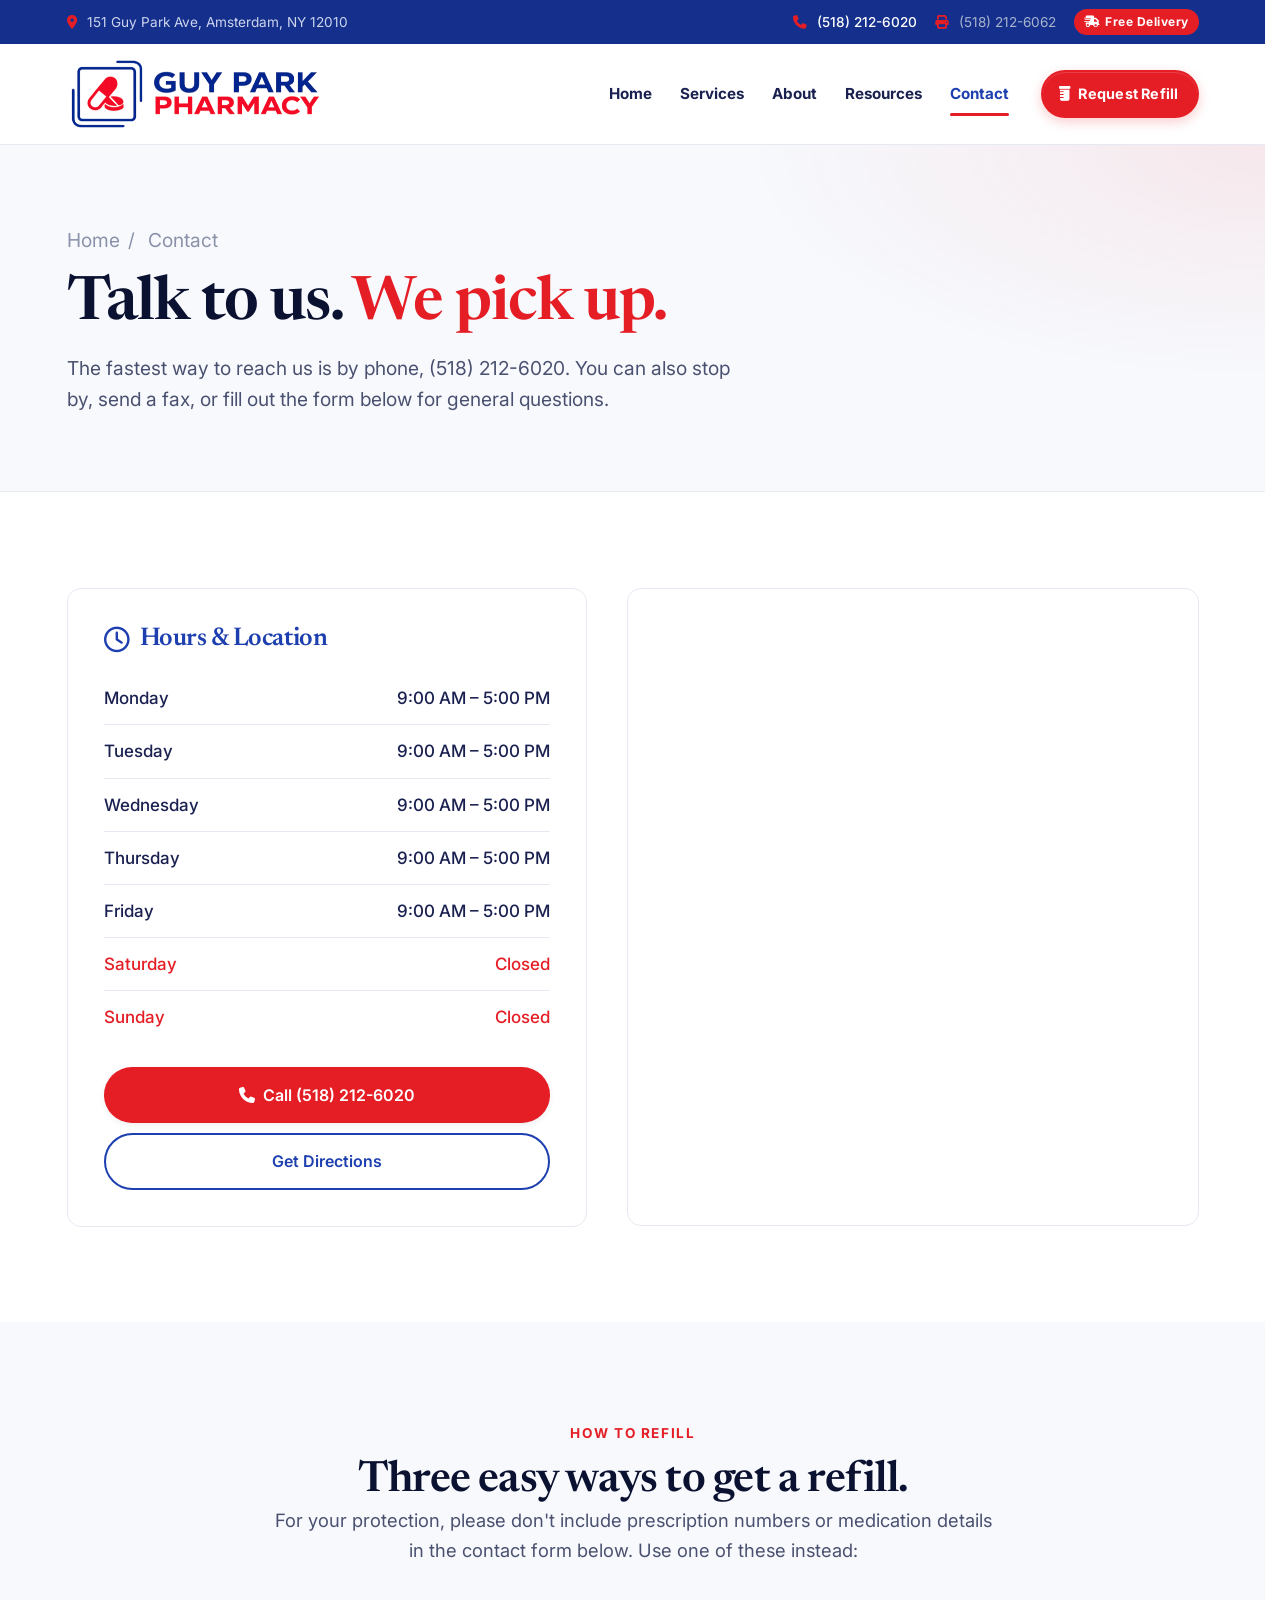
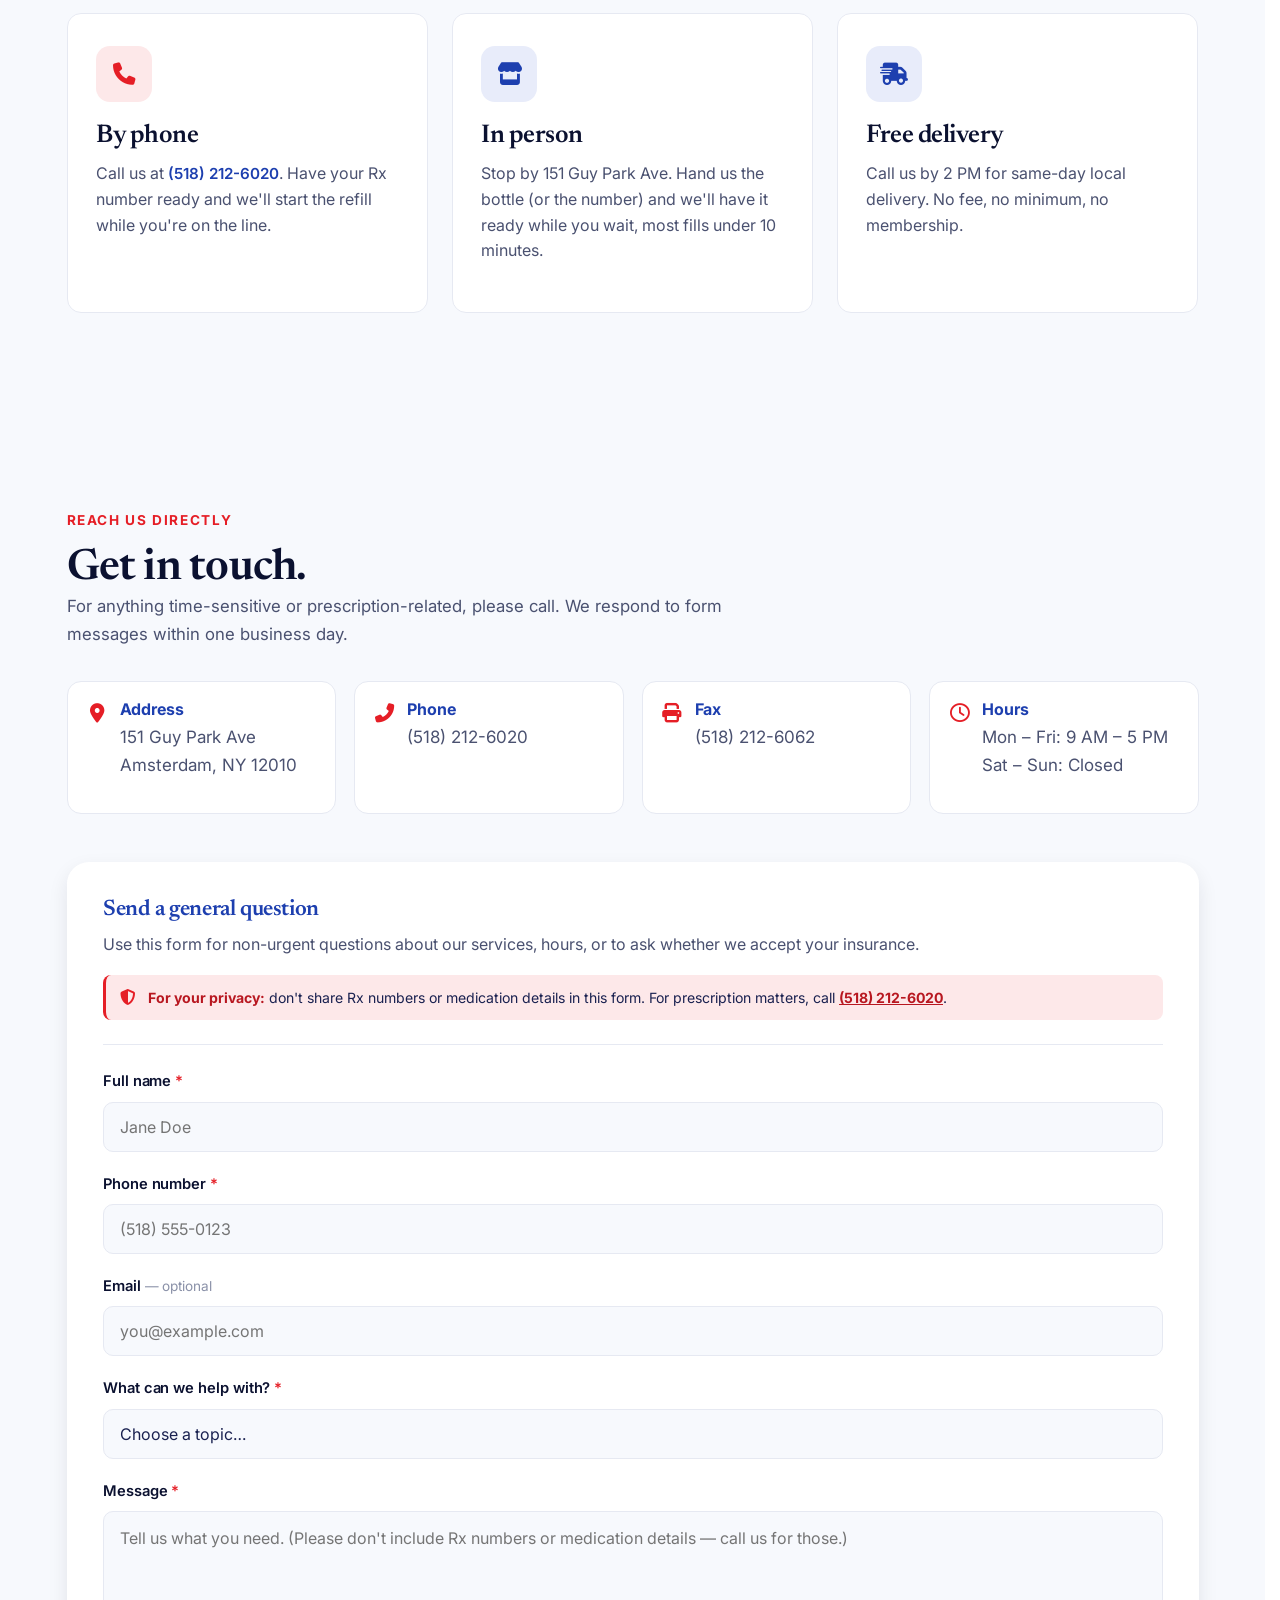
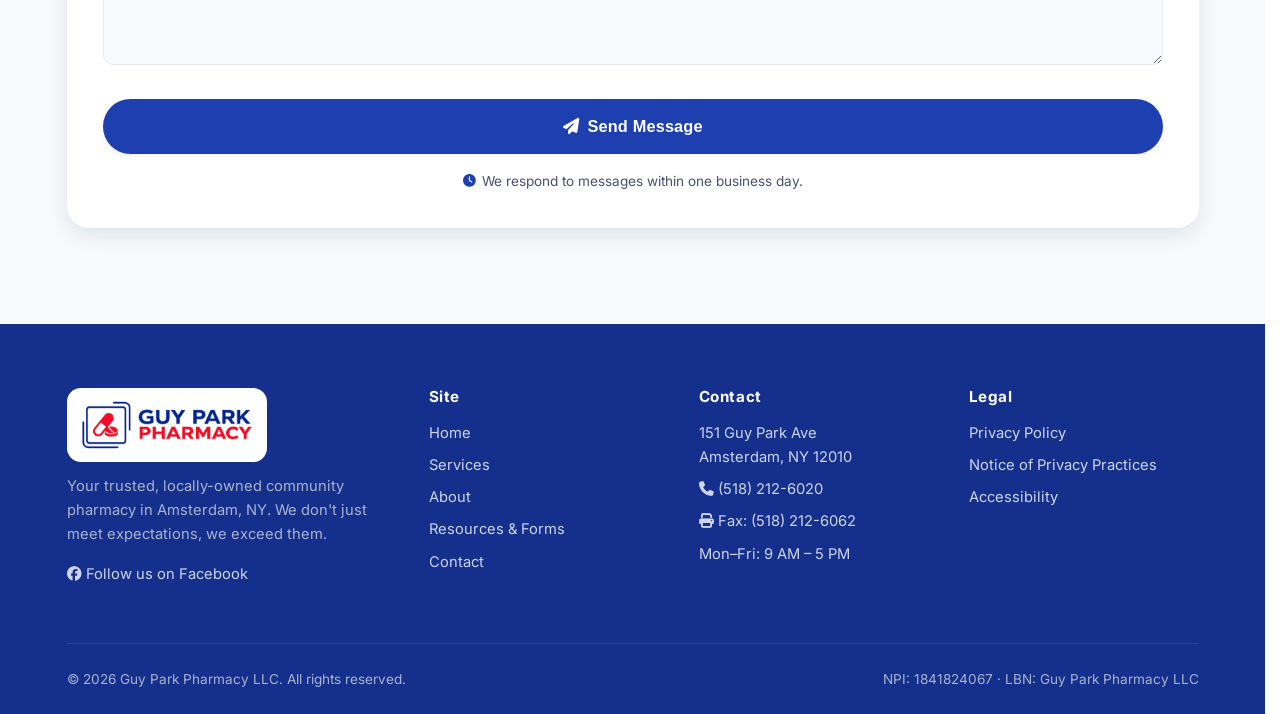
<file: contact.html>
<!DOCTYPE html>
<html lang="en">
<head>
  <meta charset="UTF-8">
  <meta name="viewport" content="width=device-width, initial-scale=1.0">
  <title>Contact &amp; Refills | Guy Park Pharmacy, Amsterdam, NY</title>
  <meta name="description" content="Call (518) 212-6020 or stop by 151 Guy Park Ave, Amsterdam, NY 12010 to request a refill, talk to our pharmacist, or schedule a delivery. Free local delivery, all insurances accepted.">
  <link rel="canonical" href="https://guyparkpharmacy.com/contact.html">

  <meta property="og:type" content="website">
  <meta property="og:title" content="Contact Guy Park Pharmacy">
  <meta property="og:description" content="Call (518) 212-6020 or visit 151 Guy Park Ave, Amsterdam, NY 12010.">
  <meta property="og:url" content="https://guyparkpharmacy.com/contact.html">
  <meta property="og:image" content="https://guyparkpharmacy.com/assets/logo-full.png">
  <meta name="twitter:card" content="summary_large_image">

  <meta name="robots" content="index, follow, max-image-preview:large, max-snippet:-1">
  <meta name="author" content="Guy Park Pharmacy LLC">
  <meta name="theme-color" content="#1d3faf">
  <meta name="format-detection" content="telephone=yes">

  <!-- Geo targeting for local SEO -->
  <meta name="geo.region" content="US-NY">
  <meta name="geo.placename" content="Amsterdam, NY">
  <meta name="geo.position" content="42.944422;-74.198145">
  <meta name="ICBM" content="42.944422, -74.198145">

  <!-- Open Graph / Twitter — site-wide values -->
  <meta property="og:site_name" content="Guy Park Pharmacy">
  <meta property="og:locale" content="en_US">
  <meta name="twitter:image" content="https://guyparkpharmacy.com/assets/logo-full.png">


  <link rel="icon" type="image/png" href="assets/logo.png">
  <link rel="apple-touch-icon" href="assets/logo.png">

  <link rel="preconnect" href="https://fonts.googleapis.com">
  <link rel="preconnect" href="https://fonts.gstatic.com" crossorigin>
  <link href="https://fonts.googleapis.com/css2?family=Inter:wght@400;500;600;700;800&family=Newsreader:opsz,wght@6..72,400;6..72,500;6..72,600;6..72,700&display=swap" rel="stylesheet">
  <link rel="stylesheet" href="https://cdnjs.cloudflare.com/ajax/libs/font-awesome/6.4.0/css/all.min.css">
  <link rel="stylesheet" href="css/styles.css">

  <!-- BreadcrumbList -->
  <script type="application/ld+json">
  {
    "@context": "https://schema.org",
    "@type": "BreadcrumbList",
    "itemListElement": [
      { "@type": "ListItem", "position": 1, "name": "Home", "item": "https://guyparkpharmacy.com/" },
      { "@type": "ListItem", "position": 2, "name": "Contact", "item": "https://guyparkpharmacy.com/contact.html" }
    ]
  }
  </script>

  <!-- ContactPage with primary ContactPoint -->
  <script type="application/ld+json">
  {
    "@context": "https://schema.org",
    "@type": "ContactPage",
    "name": "Contact Guy Park Pharmacy",
    "url": "https://guyparkpharmacy.com/contact.html",
    "inLanguage": "en-US",
    "mainEntity": {
      "@type": "Pharmacy",
      "name": "Guy Park Pharmacy",
      "telephone": "+1-518-212-6020",
      "faxNumber": "+1-518-212-6062",
      "address": {
        "@type": "PostalAddress",
        "streetAddress": "151 Guy Park Ave",
        "addressLocality": "Amsterdam",
        "addressRegion": "NY",
        "postalCode": "12010",
        "addressCountry": "US"
      },
      "openingHoursSpecification": [{
        "@type": "OpeningHoursSpecification",
        "dayOfWeek": ["Monday","Tuesday","Wednesday","Thursday","Friday"],
        "opens": "09:00", "closes": "17:00"
      }],
      "contactPoint": [{
        "@type": "ContactPoint",
        "telephone": "+1-518-212-6020",
        "contactType": "customer service",
        "areaServed": "US-NY",
        "availableLanguage": ["English","Spanish","Italian"]
      }]
    }
  }
  </script>
  <!-- Analytics (GA4) - configured in js/analytics.js -->
  <script src="js/analytics.js" defer></script>
</head>
<body>
  <a class="skip-link" href="#main">Skip to main content</a>

  <div class="topbar">
    <div class="container">
      <div><i class="fas fa-map-marker-alt"></i> 151 Guy Park Ave, Amsterdam, NY 12010</div>
      <div style="display:flex;gap:18px;align-items:center;flex-wrap:wrap;">
        <a href="tel:+15182126020"><i class="fas fa-phone"></i> (518) 212-6020</a>
        <span style="color:#a8b3cc;"><i class="fas fa-print" aria-hidden="true"></i> (518) 212-6062</span>
        <span class="delivery-pill"><i class="fas fa-truck-fast" aria-hidden="true"></i> Free Delivery</span>
      </div>
    </div>
  </div>

  <header class="site-header">
    <div class="container">
      <a href="index.html" class="brand" aria-label="Guy Park Pharmacy, home">
        <img src="assets/logo.png" alt="Guy Park Pharmacy, We don't just meet expectations, we exceed them.">
      </a>
      <button class="menu-toggle" aria-label="Toggle menu" aria-expanded="false" aria-controls="primary-nav">
        <i class="fas fa-bars" aria-hidden="true"></i>
      </button>
      <nav class="nav" id="primary-nav" aria-label="Primary">
        <a href="index.html">Home</a>
        <a href="services.html">Services</a>
        <a href="about.html">About</a>
        <a href="resources.html">Resources</a>
        <a href="contact.html">Contact</a>
        <a href="contact.html#refill" class="btn btn--accent nav-cta">
          <i class="fas fa-prescription-bottle" aria-hidden="true"></i>
          <span>Request Refill</span>
        </a>
      </nav>
    </div>
  </header>

  <main id="main">
    <section class="page-hero">
      <div class="container">
        <p class="crumbs"><a href="index.html">Home</a><span class="sep">/</span> Contact</p>
        <h1>Talk to us. <span class="accent">We pick up.</span></h1>
        <p>The fastest way to reach us is by phone, (518) 212-6020. You can also stop by, send a fax, or fill out the form below for general questions.</p>
      </div>
    </section>

    <!-- Hours + Map -->
    <section>
      <div class="container">
        <div class="info-grid">
          <div class="info-card">
            <h3><i class="far fa-clock" aria-hidden="true"></i> Hours &amp; Location</h3>
            <ul class="hours-list">
              <li><span>Monday</span><span>9:00 AM – 5:00 PM</span></li>
              <li><span>Tuesday</span><span>9:00 AM – 5:00 PM</span></li>
              <li><span>Wednesday</span><span>9:00 AM – 5:00 PM</span></li>
              <li><span>Thursday</span><span>9:00 AM – 5:00 PM</span></li>
              <li><span>Friday</span><span>9:00 AM – 5:00 PM</span></li>
              <li class="is-closed"><span>Saturday</span><span>Closed</span></li>
              <li class="is-closed"><span>Sunday</span><span>Closed</span></li>
            </ul>
            <div style="margin-top:24px;display:flex;flex-direction:column;gap:10px;">
              <a href="tel:+15182126020" class="btn btn--accent btn--block"><i class="fas fa-phone" aria-hidden="true"></i> Call (518) 212-6020</a>
              <a href="https://www.google.com/maps/place/Guy+Park+Pharmacy" target="_blank" rel="noopener noreferrer" class="btn btn--outline btn--block">Get Directions</a>
            </div>
          </div>

          <div class="map-frame">
            <iframe
              src="https://www.google.com/maps/embed?pb=!1m18!1m12!1m3!1d2915.2014167520037!2d-74.20071962340387!3d42.944426171144884!2m3!1f0!2f0!3f0!3m2!1i1024!2i768!4f13.1!3m3!1m2!1s0x89de61a58479da85%3A0x96a88b365ef6ac1d!2sGuy%20Park%20Pharmacy!5e0!3m2!1sen!2sus!4v1714506540000!5m2!1sen!2sus"
              loading="lazy"
              referrerpolicy="no-referrer-when-downgrade"
              title="Guy Park Pharmacy on Google Maps">
            </iframe>
          </div>
        </div>
      </div>
    </section>

    <!-- Refill how-to -->
    <section class="section--canvas" id="refill">
      <div class="container">
        <div class="section-header">
          <span class="eyebrow">How to refill</span>
          <h2>Three easy ways to get a refill.</h2>
          <p>For your protection, please don't include prescription numbers or medication details in the contact form below. Use one of these instead:</p>
        </div>

        <div class="grid-3">
          <div class="service-card service-card--accent">
            <div class="service-icon"><i class="fas fa-phone" aria-hidden="true"></i></div>
            <h3>By phone</h3>
            <p>Call us at <a href="tel:+15182126020">(518) 212-6020</a>. Have your Rx number ready and we'll start the refill while you're on the line.</p>
          </div>
          <div class="service-card">
            <div class="service-icon"><i class="fas fa-store" aria-hidden="true"></i></div>
            <h3>In person</h3>
            <p>Stop by 151 Guy Park Ave. Hand us the bottle (or the number) and we'll have it ready while you wait, most fills under 10 minutes.</p>
          </div>
          <div class="service-card">
            <div class="service-icon"><i class="fas fa-truck-fast" aria-hidden="true"></i></div>
            <h3>Free delivery</h3>
            <p>Call us by 2 PM for same-day local delivery. No fee, no minimum, no membership.</p>
          </div>
        </div>
      </div>
    </section>

    <!-- HIPAA-safe contact form -->
    <section class="section--canvas">
      <div class="container">
        <div class="contact-stack">
          <div class="contact-info">
            <div class="contact-info-head">
              <span class="eyebrow">Reach us directly</span>
              <h2>Get in touch.</h2>
              <p style="font-size:1.05rem;">For anything time-sensitive or prescription-related, please call. We respond to form messages within one business day.</p>
            </div>

            <div class="contact-rows">
              <div class="row">
                <i class="fas fa-map-marker-alt" aria-hidden="true"></i>
                <div>
                  <h4>Address</h4>
                  <p>151 Guy Park Ave<br>Amsterdam, NY 12010</p>
                </div>
              </div>
              <div class="row">
                <i class="fas fa-phone-alt" aria-hidden="true"></i>
                <div>
                  <h4>Phone</h4>
                  <p><a href="tel:+15182126020">(518) 212-6020</a></p>
                </div>
              </div>
              <div class="row">
                <i class="fas fa-print" aria-hidden="true"></i>
                <div>
                  <h4>Fax</h4>
                  <p>(518) 212-6062</p>
                </div>
              </div>
              <div class="row">
                <i class="far fa-clock" aria-hidden="true"></i>
                <div>
                  <h4>Hours</h4>
                  <p>Mon – Fri: 9 AM – 5 PM<br>Sat – Sun: Closed</p>
                </div>
              </div>
            </div>
          </div>

          <div class="form-card">
            <div class="form-card-header">
              <h3>Send a general question</h3>
              <p class="form-intro">Use this form for non-urgent questions about our services, hours, or to ask whether we accept your insurance.</p>
              <div class="hipaa-note">
                <i class="fas fa-shield-halved" aria-hidden="true"></i>
                <p><strong>For your privacy:</strong> don't share Rx numbers or medication details in this form. For prescription matters, call <a href="tel:+15182126020">(518) 212-6020</a>.</p>
              </div>
            </div>

            <form name="contact" method="POST" data-netlify="true" netlify-honeypot="bot-field" class="form-clean">
              <input type="hidden" name="form-name" value="contact">
              <!-- Anti-spam honeypot — invisible to humans and screen readers -->
              <div class="visually-hidden" aria-hidden="true">
                <label>If you are human, leave this empty: <input name="bot-field" tabindex="-1" autocomplete="off"></label>
              </div>

              <div class="form-group">
                <label for="name">Full name <span class="text-red" aria-hidden="true">*</span></label>
                <input type="text" id="name" name="name" class="form-control" required aria-required="true" autocomplete="name" placeholder="Jane Doe">
              </div>

              <div class="form-group">
                <label for="phone">Phone number <span class="text-red" aria-hidden="true">*</span></label>
                <input type="tel" id="phone" name="phone" class="form-control" required aria-required="true" autocomplete="tel" placeholder="(518) 555-0123">
              </div>

              <div class="form-group">
                <label for="email">Email <span class="label-hint">— optional</span></label>
                <input type="email" id="email" name="email" class="form-control" autocomplete="email" placeholder="you@example.com">
              </div>

              <div class="form-group">
                <label for="inquiryType">What can we help with? <span class="text-red" aria-hidden="true">*</span></label>
                <select id="inquiryType" name="inquiryType" class="form-control" required aria-required="true">
                  <option value="" disabled selected>Choose a topic…</option>
                  <option value="general">General question</option>
                  <option value="insurance">Insurance check</option>
                  <option value="delivery">Ask about delivery</option>
                  <option value="vaccines">Schedule a vaccine</option>
                  <option value="transfer">Transfer a prescription</option>
                  <option value="other">Something else</option>
                </select>
              </div>

              <div class="form-group">
                <label for="message">Message <span class="text-red" aria-hidden="true">*</span></label>
                <textarea id="message" name="message" class="form-control" rows="5" required aria-required="true" placeholder="Tell us what you need. (Please don't include Rx numbers or medication details — call us for those.)"></textarea>
              </div>

              <button type="submit" class="btn btn--primary btn--block btn--lg">
                <i class="fas fa-paper-plane" aria-hidden="true"></i> Send Message
              </button>

              <p class="form-footnote">
                <i class="fas fa-clock" aria-hidden="true"></i> We respond to messages within one business day.
              </p>
            </form>
          </div>
        </div>
      </div>
    </section>
  </main>

  <footer class="site-footer">
    <div class="container">
      <div class="footer-grid">
        <div class="brand-block">
          <img src="assets/logo.png" alt="Guy Park Pharmacy logo">
          <p>Your trusted, locally-owned community pharmacy in Amsterdam, NY. We don't just meet expectations, we exceed them.</p>
          <p style="margin-top:14px;">
            <a href="https://www.facebook.com/GuyParkPharmacy/" target="_blank" rel="noopener noreferrer" aria-label="Follow Guy Park Pharmacy on Facebook">
              <i class="fab fa-facebook" aria-hidden="true"></i> Follow us on Facebook
            </a>
          </p>
        </div>
        <div>
          <h4>Site</h4>
          <ul>
            <li><a href="index.html">Home</a></li>
            <li><a href="services.html">Services</a></li>
            <li><a href="about.html">About</a></li>
            <li><a href="resources.html">Resources &amp; Forms</a></li>
            <li><a href="contact.html">Contact</a></li>
          </ul>
        </div>
        <div>
          <h4>Contact</h4>
          <ul>
            <li>151 Guy Park Ave<br>Amsterdam, NY 12010</li>
            <li><a href="tel:+15182126020"><i class="fas fa-phone" aria-hidden="true"></i> (518) 212-6020</a></li>
            <li><i class="fas fa-print" aria-hidden="true"></i> Fax: (518) 212-6062</li>
            <li>Mon–Fri: 9 AM – 5 PM</li>
          </ul>
        </div>
        <div>
          <h4>Legal</h4>
          <ul>
            <li><a href="privacy.html">Privacy Policy</a></li>
            <li><a href="privacy-practices.html">Notice of Privacy Practices</a></li>
            <li><a href="#main">Accessibility</a></li>
          </ul>
        </div>
      </div>
      <div class="footer-bar">
        <div>&copy; <script>document.write(new Date().getFullYear())</script> Guy Park Pharmacy LLC. All rights reserved.</div>
        <div>NPI: 1841824067 · LBN: Guy Park Pharmacy LLC</div>
      </div>
    </div>
  </footer>

  <script src="js/main.js"></script>
</body>
</html>
</file>
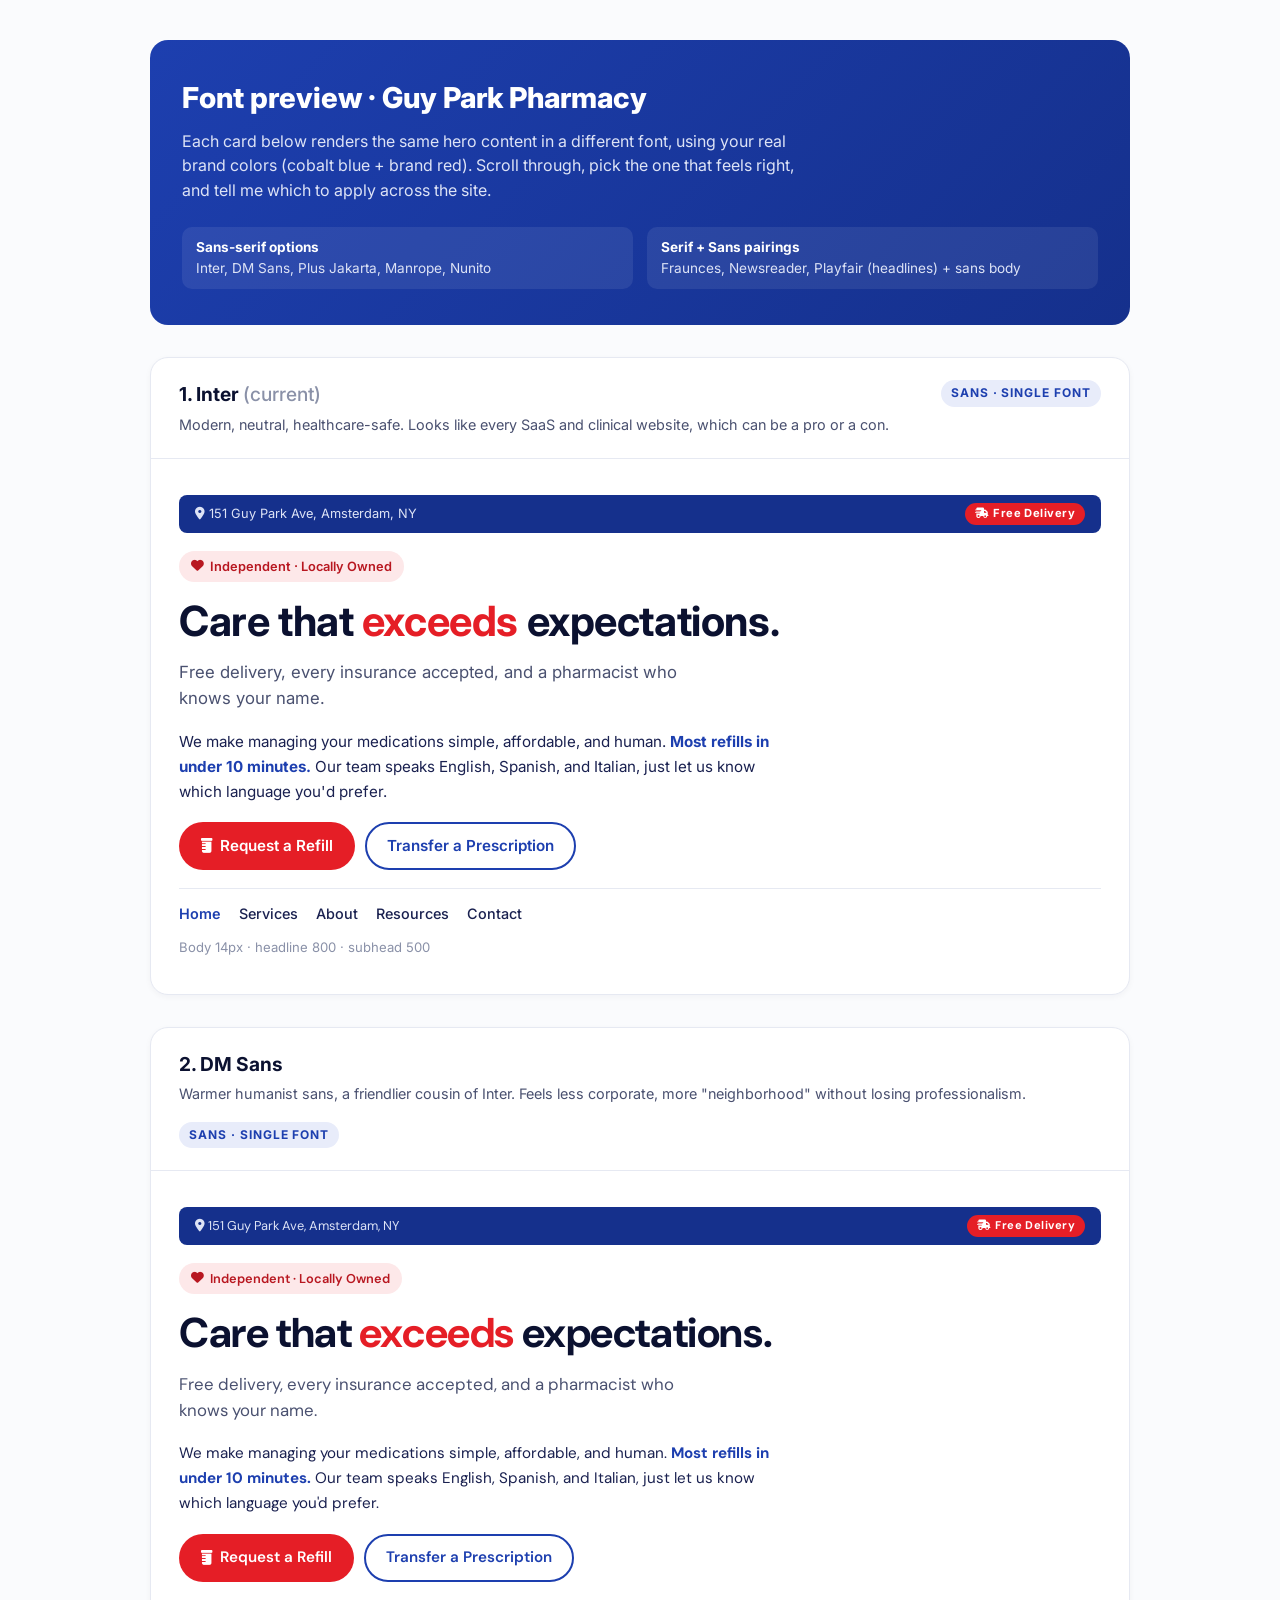
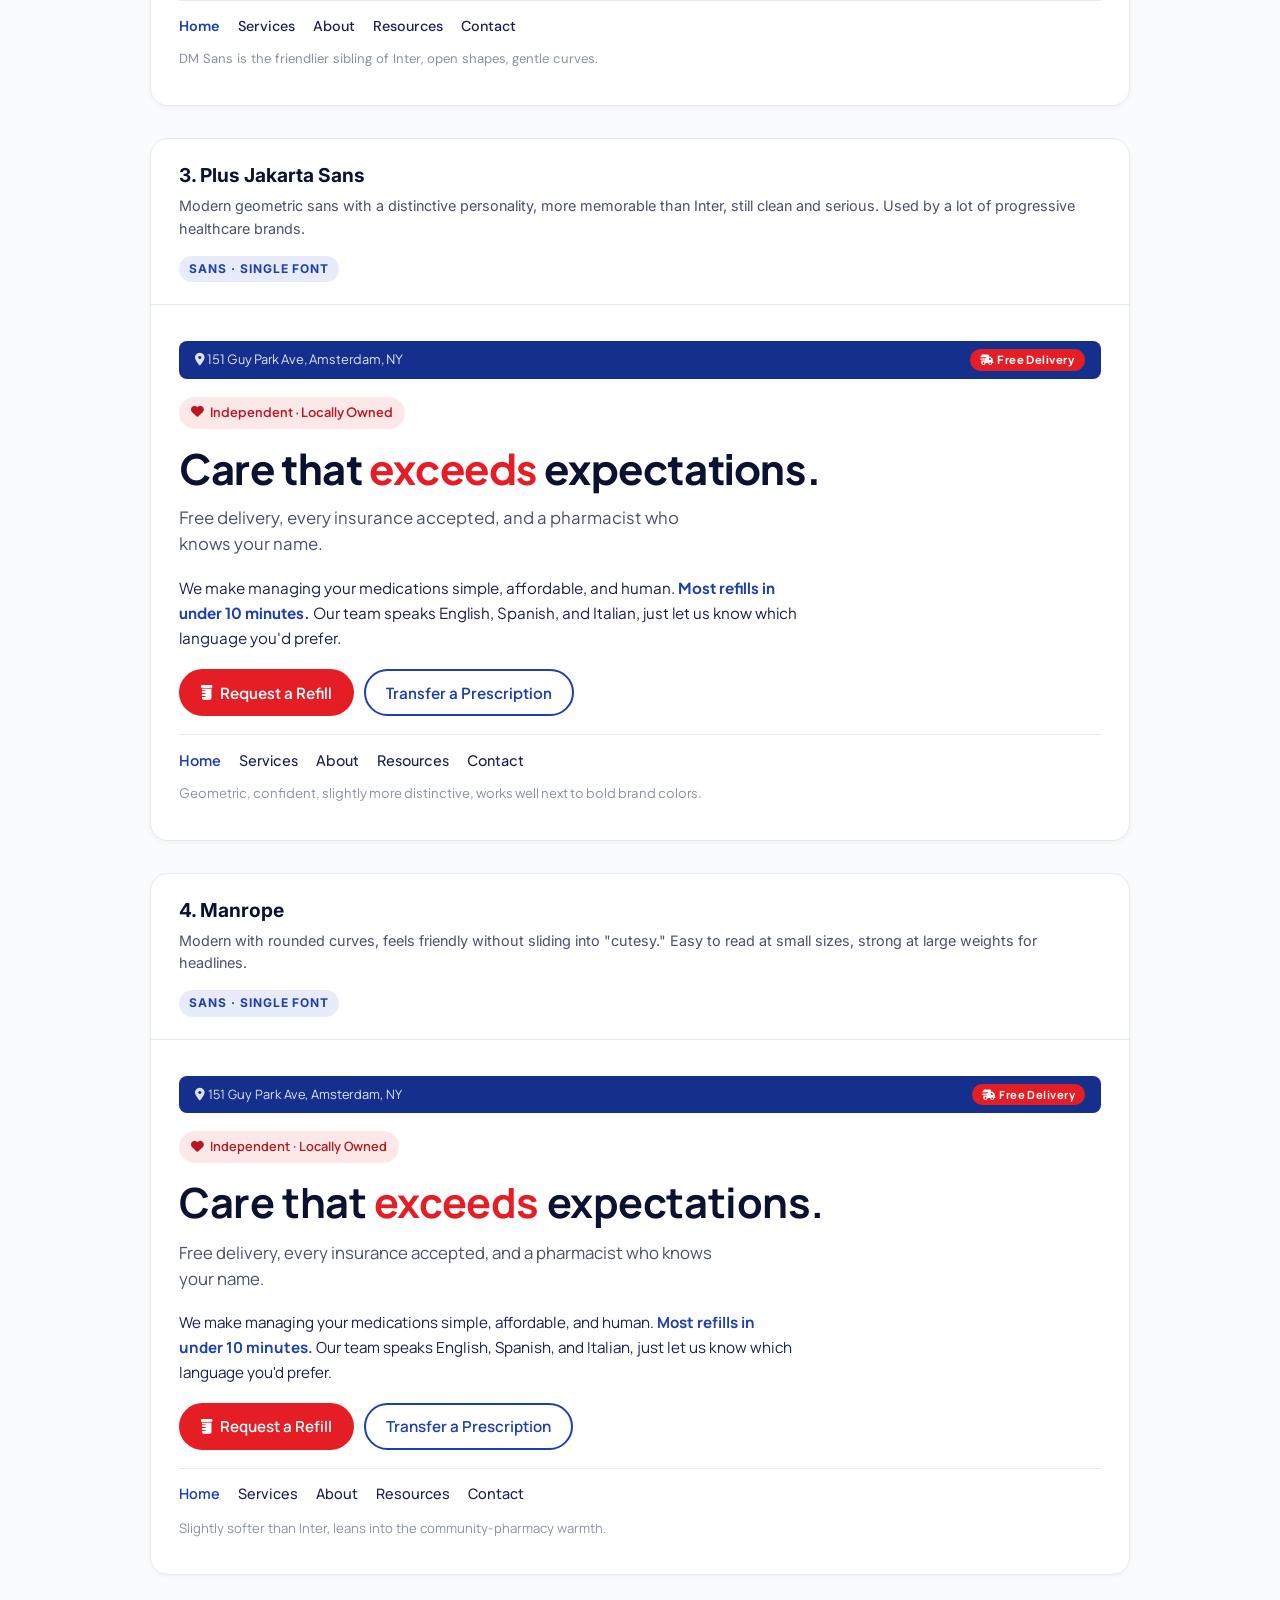
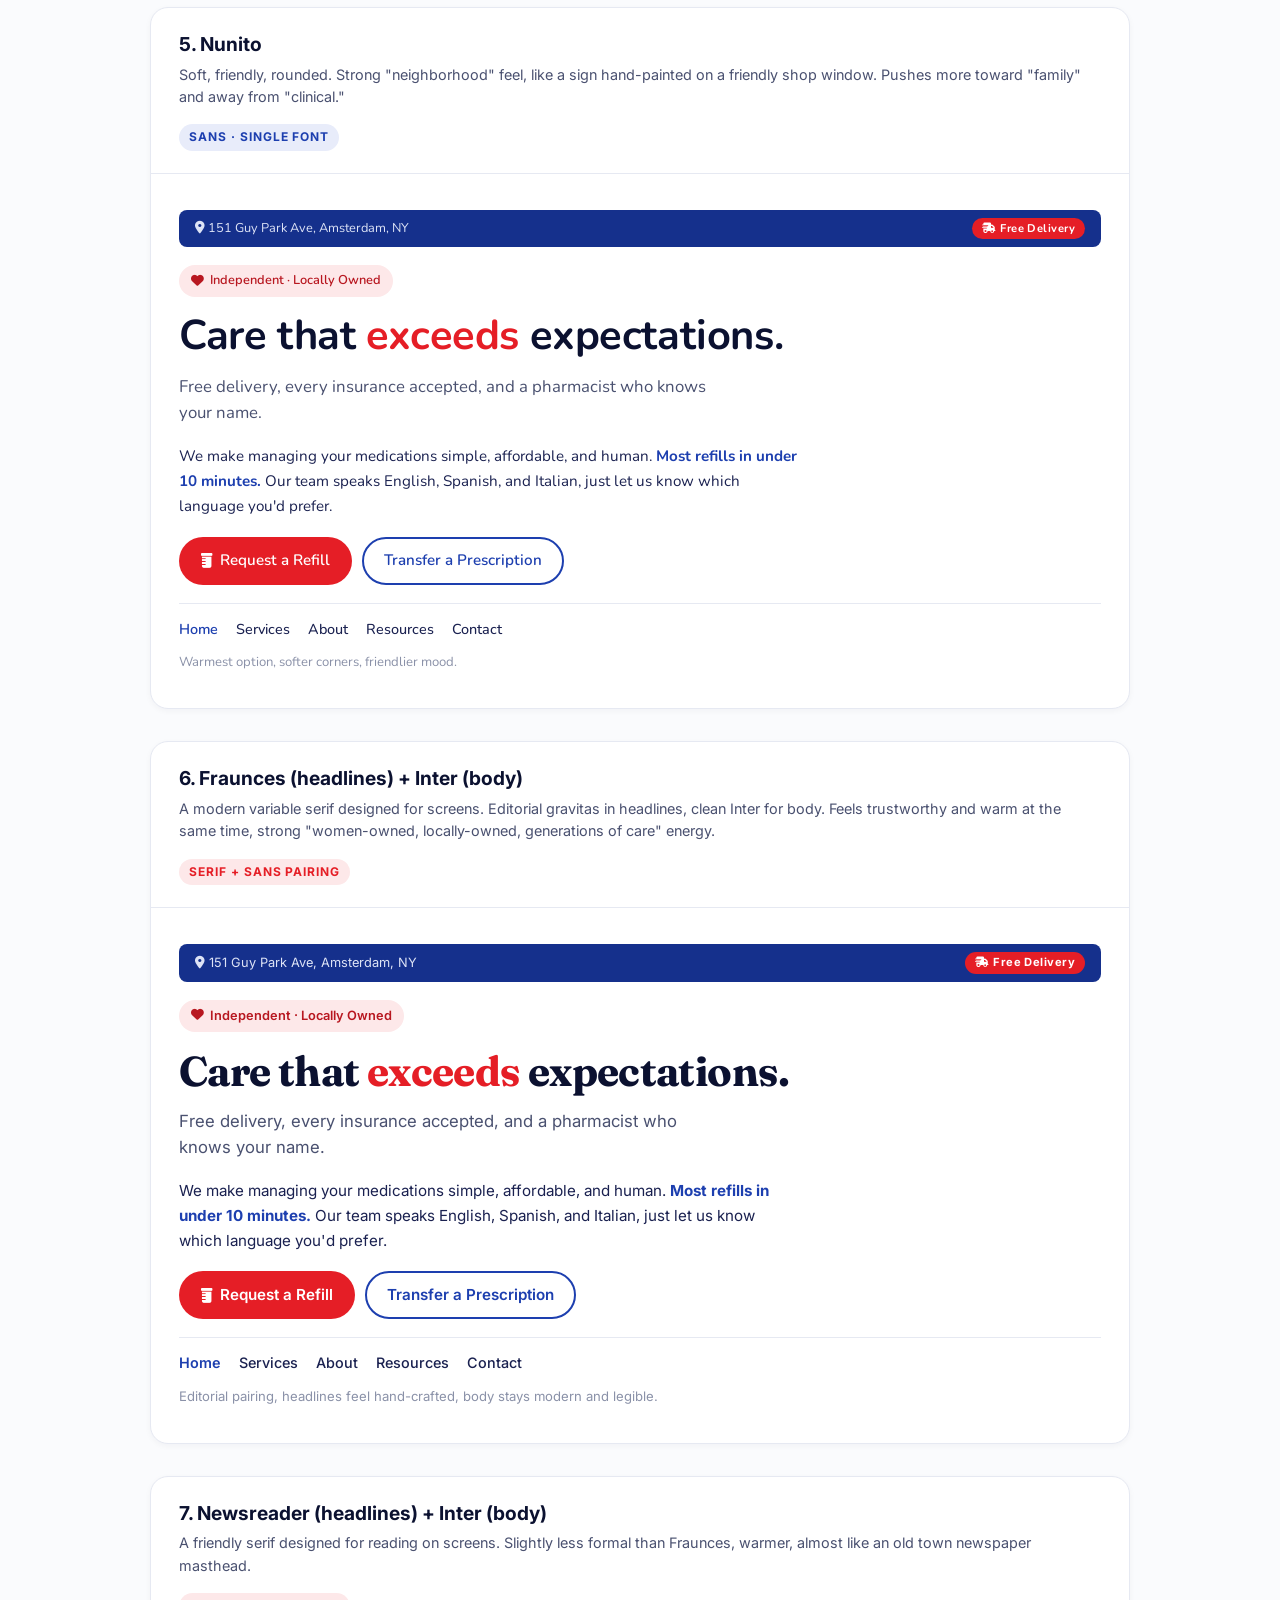
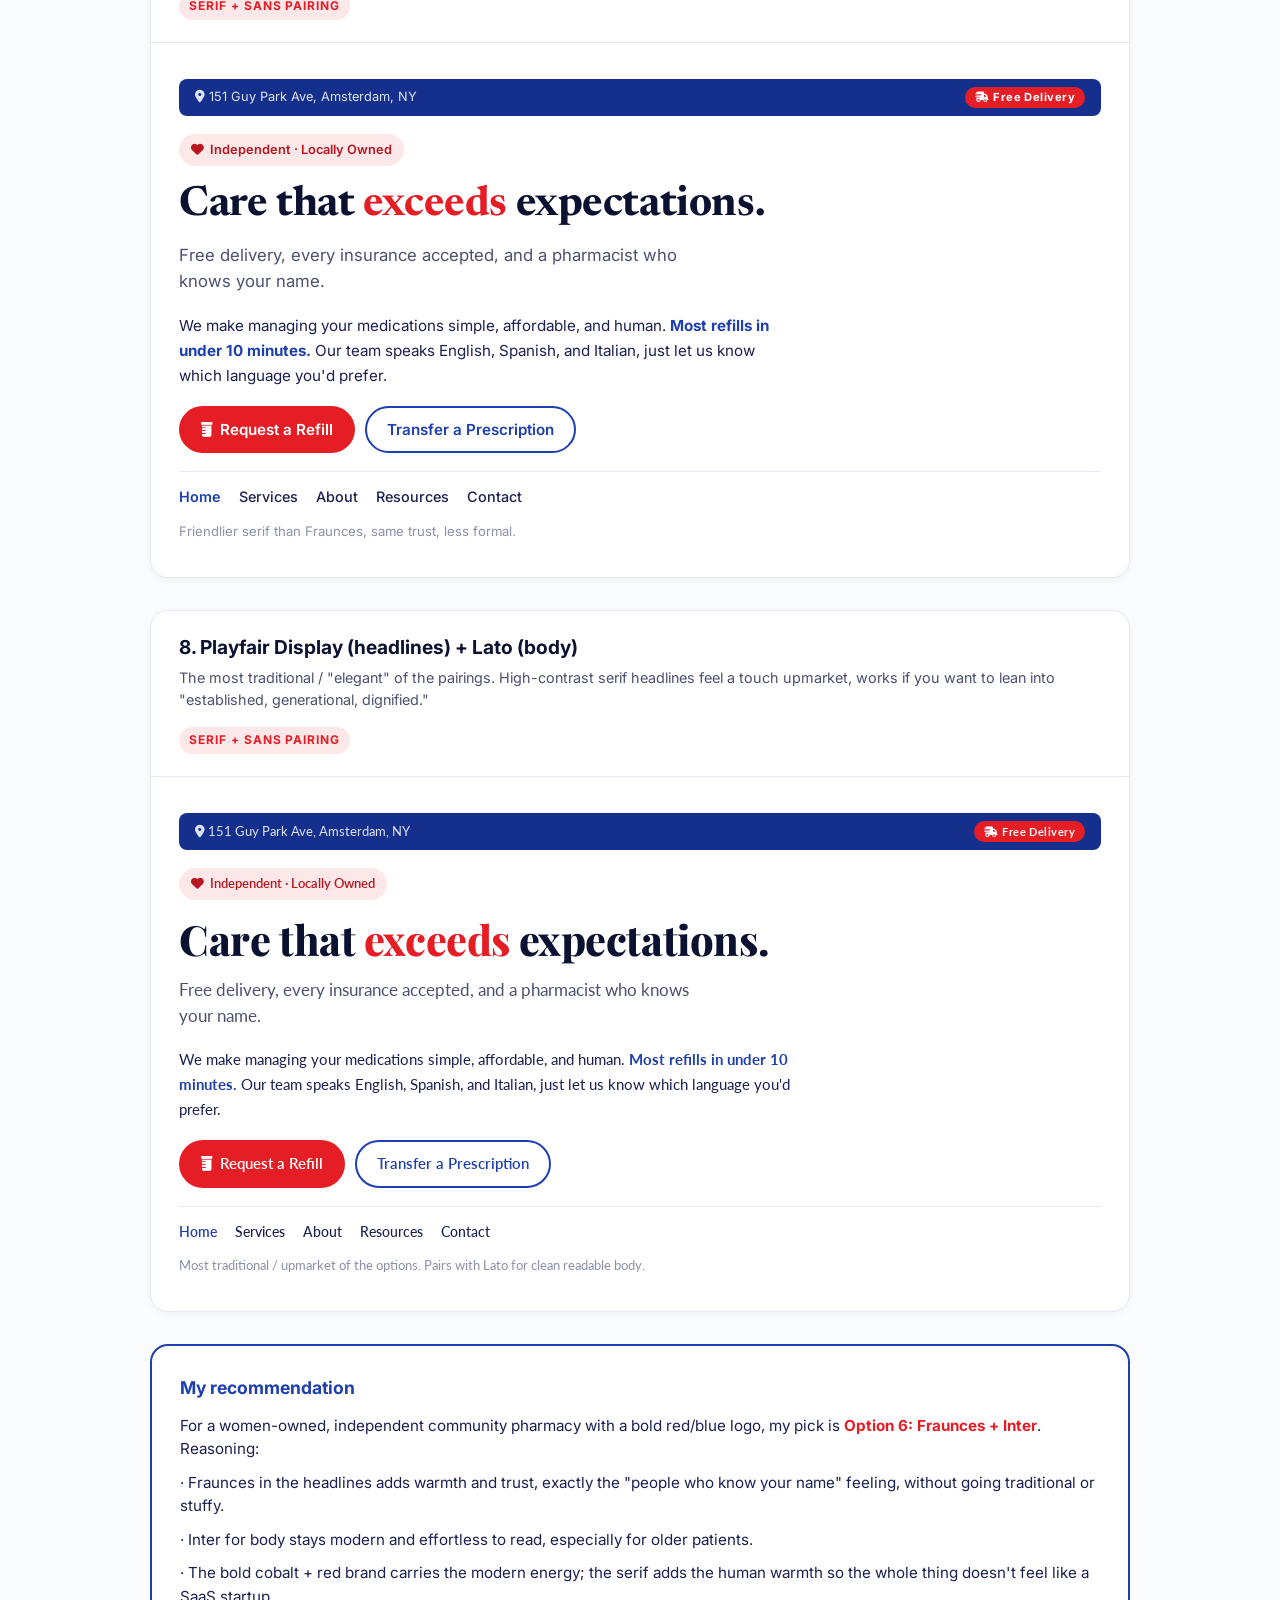
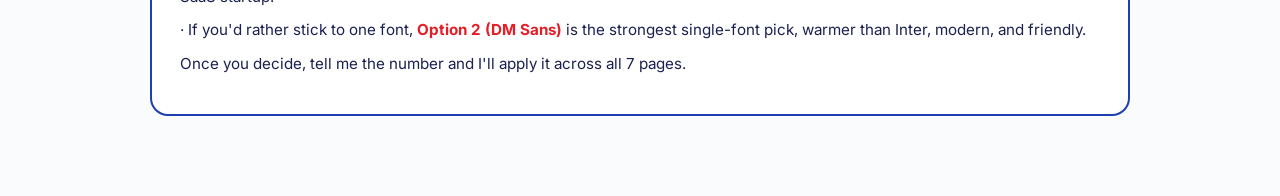
<file: font-preview.html>
<!DOCTYPE html>
<html lang="en">
<head>
  <meta charset="UTF-8">
  <meta name="viewport" content="width=device-width, initial-scale=1.0">
  <title>Font Preview · Guy Park Pharmacy</title>

  <link rel="preconnect" href="https://fonts.googleapis.com">
  <link rel="preconnect" href="https://fonts.gstatic.com" crossorigin>

  <!-- Load every candidate font once -->
  <link href="https://fonts.googleapis.com/css2?family=Inter:wght@400;500;600;700;800&family=DM+Sans:opsz,wght@9..40,400;9..40,500;9..40,600;9..40,700;9..40,800&family=Plus+Jakarta+Sans:wght@400;500;600;700;800&family=Manrope:wght@400;500;600;700;800&family=Fraunces:opsz,wght@9..144,400;9..144,600;9..144,700;9..144,800&family=Newsreader:opsz,wght@6..72,400;6..72,600;6..72,700&family=Lato:wght@400;700;900&family=Playfair+Display:wght@500;700;800&family=Nunito:wght@400;600;700;800&display=swap" rel="stylesheet">

  <link rel="stylesheet" href="https://cdnjs.cloudflare.com/ajax/libs/font-awesome/6.4.0/css/all.min.css">

  <style>
    :root {
      --blue-900: #15308c;
      --blue-800: #1d3faf;
      --blue-100: #e8ecfa;
      --red-700:  #b81720;
      --red-600:  #e51e26;
      --red-100:  #fde8e9;
      --ink-900: #0b1130;
      --ink-700: #1a2150;
      --ink-500: #4a5170;
      --ink-300: #8a91a8;
      --line: #e6e9f2;
      --canvas: #fafbfd;
    }

    *, *::before, *::after { box-sizing: border-box; }
    * { margin: 0; padding: 0; }

    body {
      background: var(--canvas);
      color: var(--ink-700);
      font-family: 'Inter', system-ui, sans-serif;
      line-height: 1.55;
      padding: 40px 24px 80px;
    }

    .container { max-width: 980px; margin: 0 auto; }

    .page-head {
      background: linear-gradient(135deg, var(--blue-800), var(--blue-900));
      color: #fff;
      padding: 36px 32px;
      border-radius: 18px;
      margin-bottom: 32px;
    }
    .page-head h1 { font-size: 1.8rem; font-weight: 800; margin-bottom: 8px; }
    .page-head p { color: #dde3f6; font-size: 1rem; max-width: 640px; }

    .legend {
      display: grid;
      grid-template-columns: repeat(auto-fit, minmax(180px, 1fr));
      gap: 14px;
      margin-top: 24px;
      font-size: .85rem;
    }
    .legend div {
      background: rgba(255,255,255,.08);
      padding: 10px 14px;
      border-radius: 10px;
      color: #fff;
    }
    .legend strong { display: block; color: #fff; font-weight: 700; }
    .legend span { color: #dde3f6; }

    .card {
      background: #fff;
      border: 1px solid var(--line);
      border-radius: 18px;
      padding: 0;
      margin-bottom: 32px;
      overflow: hidden;
      box-shadow: 0 2px 6px rgba(11,17,48,.04);
    }
    .card-head {
      padding: 22px 28px;
      border-bottom: 1px solid var(--line);
      display: flex;
      justify-content: space-between;
      align-items: flex-start;
      gap: 16px;
      flex-wrap: wrap;
    }
    .card-head h2 {
      font-family: 'Inter', sans-serif;
      font-size: 1.2rem;
      font-weight: 700;
      color: var(--ink-900);
      margin-bottom: 4px;
    }
    .card-head p { color: var(--ink-500); font-size: .9rem; font-family: 'Inter', sans-serif; }
    .card-head .meta {
      font-family: 'Inter', sans-serif;
      font-size: .75rem;
      letter-spacing: .08em;
      text-transform: uppercase;
      font-weight: 700;
      color: var(--red-600);
      background: var(--red-100);
      padding: 4px 10px;
      border-radius: 999px;
      white-space: nowrap;
    }
    .meta-blue { color: var(--blue-800) !important; background: var(--blue-100) !important; }

    .preview { padding: 36px 28px; }

    /* Brand-bar that mimics the actual site header so they feel real */
    .preview .topbar {
      display: flex;
      justify-content: space-between;
      align-items: center;
      background: var(--blue-900);
      color: #dde3f6;
      padding: 8px 16px;
      border-radius: 8px;
      font-size: .8rem;
      margin-bottom: 18px;
      flex-wrap: wrap;
      gap: 10px;
    }
    .preview .topbar .pill {
      background: var(--red-600);
      color: #fff;
      padding: 2px 10px;
      border-radius: 999px;
      font-weight: 700;
      letter-spacing: .04em;
      font-size: .7rem;
    }

    .preview .badge {
      display: inline-flex; align-items: center; gap: 6px;
      background: var(--red-100);
      color: var(--red-700);
      padding: 6px 12px;
      border-radius: 999px;
      font-weight: 600;
      font-size: .8rem;
      margin-bottom: 16px;
    }
    .preview h1 {
      font-size: clamp(1.9rem, 3.5vw, 2.6rem);
      color: var(--ink-900);
      line-height: 1.12;
      margin-bottom: 14px;
      letter-spacing: -.01em;
    }
    .preview h1 .accent { color: var(--red-600); }
    .preview .lede {
      font-size: 1.05rem;
      color: var(--ink-500);
      margin-bottom: 18px;
      max-width: 540px;
      line-height: 1.55;
    }
    .preview .body-sample {
      font-size: .95rem;
      color: var(--ink-700);
      line-height: 1.65;
      margin-bottom: 18px;
      max-width: 620px;
    }
    .preview .body-sample strong { color: var(--blue-800); }
    .preview .ctas { display: flex; gap: 10px; margin-bottom: 18px; flex-wrap: wrap; }
    .preview .btn {
      display: inline-flex; align-items: center; gap: 8px;
      padding: 10px 20px;
      border-radius: 999px;
      font-weight: 600;
      font-size: .95rem;
      text-decoration: none;
      border: 2px solid transparent;
    }
    .preview .btn-primary { background: var(--blue-800); color: #fff; }
    .preview .btn-accent  { background: var(--red-600); color: #fff; }
    .preview .btn-outline { color: var(--blue-800); border-color: var(--blue-800); background: transparent; }

    .preview .nav-row {
      display: flex; gap: 18px; flex-wrap: wrap;
      padding-top: 14px; margin-top: 18px;
      border-top: 1px solid var(--line);
      font-size: .9rem;
      color: var(--ink-700);
      font-weight: 500;
    }
    .preview .nav-row a { color: var(--ink-700); text-decoration: none; }
    .preview .nav-row .active { color: var(--blue-800); font-weight: 600; }

    .preview .small {
      font-size: .82rem; color: var(--ink-300); margin-top: 12px;
    }

    /* Font assignments per card */
    .f-inter         { font-family: 'Inter', sans-serif; }
    .f-inter         h1 { font-family: 'Inter', sans-serif; }

    .f-dmsans        { font-family: 'DM Sans', sans-serif; }
    .f-dmsans        h1 { font-family: 'DM Sans', sans-serif; }

    .f-jakarta       { font-family: 'Plus Jakarta Sans', sans-serif; }
    .f-jakarta       h1 { font-family: 'Plus Jakarta Sans', sans-serif; }

    .f-manrope       { font-family: 'Manrope', sans-serif; }
    .f-manrope       h1 { font-family: 'Manrope', sans-serif; }

    .f-nunito        { font-family: 'Nunito', sans-serif; }
    .f-nunito        h1 { font-family: 'Nunito', sans-serif; }

    .f-fraunces      { font-family: 'Inter', sans-serif; }
    .f-fraunces      h1 { font-family: 'Fraunces', serif; font-weight: 700; letter-spacing: -.015em; }

    .f-newsreader    { font-family: 'Inter', sans-serif; }
    .f-newsreader    h1 { font-family: 'Newsreader', serif; font-weight: 700; }

    .f-playfair      { font-family: 'Lato', sans-serif; }
    .f-playfair      h1 { font-family: 'Playfair Display', serif; font-weight: 800; }

    .verdict {
      background: #fff;
      border: 2px solid var(--blue-800);
      border-radius: 18px;
      padding: 28px;
      margin-top: 32px;
    }
    .verdict h3 { font-family: 'Inter', sans-serif; color: var(--blue-800); font-size: 1.1rem; margin-bottom: 12px; }
    .verdict p { font-family: 'Inter', sans-serif; font-size: .95rem; color: var(--ink-700); margin-bottom: 10px; }
    .verdict strong { color: var(--red-600); }
  </style>
</head>
<body>
  <div class="container">

    <div class="page-head">
      <h1>Font preview · Guy Park Pharmacy</h1>
      <p>Each card below renders the same hero content in a different font, using your real brand colors (cobalt blue + brand red). Scroll through, pick the one that feels right, and tell me which to apply across the site.</p>
      <div class="legend">
        <div><strong>Sans-serif options</strong><span>Inter, DM Sans, Plus Jakarta, Manrope, Nunito</span></div>
        <div><strong>Serif + Sans pairings</strong><span>Fraunces, Newsreader, Playfair (headlines) + sans body</span></div>
      </div>
    </div>


    <!-- 1. INTER (current) -->
    <section class="card f-inter">
      <div class="card-head">
        <div>
          <h2>1. Inter <span style="color:var(--ink-300); font-weight:500;">(current)</span></h2>
          <p>Modern, neutral, healthcare-safe. Looks like every SaaS and clinical website, which can be a pro or a con.</p>
        </div>
        <span class="meta meta-blue">Sans · Single font</span>
      </div>
      <div class="preview">
        <div class="topbar">
          <span><i class="fas fa-map-marker-alt"></i> 151 Guy Park Ave, Amsterdam, NY</span>
          <span class="pill"><i class="fas fa-truck-fast"></i> Free Delivery</span>
        </div>
        <span class="badge"><i class="fas fa-heart"></i> Independent · Locally Owned</span>
        <h1>Care that <span class="accent">exceeds</span> expectations.</h1>
        <p class="lede">Free delivery, every insurance accepted, and a pharmacist who knows your name.</p>
        <p class="body-sample">We make managing your medications simple, affordable, and human. <strong>Most refills in under 10 minutes.</strong> Our team speaks English, Spanish, and Italian, just let us know which language you'd prefer.</p>
        <div class="ctas">
          <a class="btn btn-accent" href="#"><i class="fas fa-prescription-bottle"></i> Request a Refill</a>
          <a class="btn btn-outline" href="#">Transfer a Prescription</a>
        </div>
        <div class="nav-row">
          <a href="#" class="active">Home</a><a href="#">Services</a><a href="#">About</a><a href="#">Resources</a><a href="#">Contact</a>
        </div>
        <p class="small">Body 14px · headline 800 · subhead 500</p>
      </div>
    </section>

    <!-- 2. DM SANS -->
    <section class="card f-dmsans">
      <div class="card-head">
        <div>
          <h2>2. DM Sans</h2>
          <p>Warmer humanist sans, a friendlier cousin of Inter. Feels less corporate, more "neighborhood" without losing professionalism.</p>
        </div>
        <span class="meta meta-blue">Sans · Single font</span>
      </div>
      <div class="preview">
        <div class="topbar">
          <span><i class="fas fa-map-marker-alt"></i> 151 Guy Park Ave, Amsterdam, NY</span>
          <span class="pill"><i class="fas fa-truck-fast"></i> Free Delivery</span>
        </div>
        <span class="badge"><i class="fas fa-heart"></i> Independent · Locally Owned</span>
        <h1>Care that <span class="accent">exceeds</span> expectations.</h1>
        <p class="lede">Free delivery, every insurance accepted, and a pharmacist who knows your name.</p>
        <p class="body-sample">We make managing your medications simple, affordable, and human. <strong>Most refills in under 10 minutes.</strong> Our team speaks English, Spanish, and Italian, just let us know which language you'd prefer.</p>
        <div class="ctas">
          <a class="btn btn-accent" href="#"><i class="fas fa-prescription-bottle"></i> Request a Refill</a>
          <a class="btn btn-outline" href="#">Transfer a Prescription</a>
        </div>
        <div class="nav-row">
          <a href="#" class="active">Home</a><a href="#">Services</a><a href="#">About</a><a href="#">Resources</a><a href="#">Contact</a>
        </div>
        <p class="small">DM Sans is the friendlier sibling of Inter, open shapes, gentle curves.</p>
      </div>
    </section>

    <!-- 3. PLUS JAKARTA SANS -->
    <section class="card f-jakarta">
      <div class="card-head">
        <div>
          <h2>3. Plus Jakarta Sans</h2>
          <p>Modern geometric sans with a distinctive personality, more memorable than Inter, still clean and serious. Used by a lot of progressive healthcare brands.</p>
        </div>
        <span class="meta meta-blue">Sans · Single font</span>
      </div>
      <div class="preview">
        <div class="topbar">
          <span><i class="fas fa-map-marker-alt"></i> 151 Guy Park Ave, Amsterdam, NY</span>
          <span class="pill"><i class="fas fa-truck-fast"></i> Free Delivery</span>
        </div>
        <span class="badge"><i class="fas fa-heart"></i> Independent · Locally Owned</span>
        <h1>Care that <span class="accent">exceeds</span> expectations.</h1>
        <p class="lede">Free delivery, every insurance accepted, and a pharmacist who knows your name.</p>
        <p class="body-sample">We make managing your medications simple, affordable, and human. <strong>Most refills in under 10 minutes.</strong> Our team speaks English, Spanish, and Italian, just let us know which language you'd prefer.</p>
        <div class="ctas">
          <a class="btn btn-accent" href="#"><i class="fas fa-prescription-bottle"></i> Request a Refill</a>
          <a class="btn btn-outline" href="#">Transfer a Prescription</a>
        </div>
        <div class="nav-row">
          <a href="#" class="active">Home</a><a href="#">Services</a><a href="#">About</a><a href="#">Resources</a><a href="#">Contact</a>
        </div>
        <p class="small">Geometric, confident, slightly more distinctive, works well next to bold brand colors.</p>
      </div>
    </section>

    <!-- 4. MANROPE -->
    <section class="card f-manrope">
      <div class="card-head">
        <div>
          <h2>4. Manrope</h2>
          <p>Modern with rounded curves, feels friendly without sliding into "cutesy." Easy to read at small sizes, strong at large weights for headlines.</p>
        </div>
        <span class="meta meta-blue">Sans · Single font</span>
      </div>
      <div class="preview">
        <div class="topbar">
          <span><i class="fas fa-map-marker-alt"></i> 151 Guy Park Ave, Amsterdam, NY</span>
          <span class="pill"><i class="fas fa-truck-fast"></i> Free Delivery</span>
        </div>
        <span class="badge"><i class="fas fa-heart"></i> Independent · Locally Owned</span>
        <h1>Care that <span class="accent">exceeds</span> expectations.</h1>
        <p class="lede">Free delivery, every insurance accepted, and a pharmacist who knows your name.</p>
        <p class="body-sample">We make managing your medications simple, affordable, and human. <strong>Most refills in under 10 minutes.</strong> Our team speaks English, Spanish, and Italian, just let us know which language you'd prefer.</p>
        <div class="ctas">
          <a class="btn btn-accent" href="#"><i class="fas fa-prescription-bottle"></i> Request a Refill</a>
          <a class="btn btn-outline" href="#">Transfer a Prescription</a>
        </div>
        <div class="nav-row">
          <a href="#" class="active">Home</a><a href="#">Services</a><a href="#">About</a><a href="#">Resources</a><a href="#">Contact</a>
        </div>
        <p class="small">Slightly softer than Inter, leans into the community-pharmacy warmth.</p>
      </div>
    </section>

    <!-- 5. NUNITO -->
    <section class="card f-nunito">
      <div class="card-head">
        <div>
          <h2>5. Nunito</h2>
          <p>Soft, friendly, rounded. Strong "neighborhood" feel, like a sign hand-painted on a friendly shop window. Pushes more toward "family" and away from "clinical."</p>
        </div>
        <span class="meta meta-blue">Sans · Single font</span>
      </div>
      <div class="preview">
        <div class="topbar">
          <span><i class="fas fa-map-marker-alt"></i> 151 Guy Park Ave, Amsterdam, NY</span>
          <span class="pill"><i class="fas fa-truck-fast"></i> Free Delivery</span>
        </div>
        <span class="badge"><i class="fas fa-heart"></i> Independent · Locally Owned</span>
        <h1>Care that <span class="accent">exceeds</span> expectations.</h1>
        <p class="lede">Free delivery, every insurance accepted, and a pharmacist who knows your name.</p>
        <p class="body-sample">We make managing your medications simple, affordable, and human. <strong>Most refills in under 10 minutes.</strong> Our team speaks English, Spanish, and Italian, just let us know which language you'd prefer.</p>
        <div class="ctas">
          <a class="btn btn-accent" href="#"><i class="fas fa-prescription-bottle"></i> Request a Refill</a>
          <a class="btn btn-outline" href="#">Transfer a Prescription</a>
        </div>
        <div class="nav-row">
          <a href="#" class="active">Home</a><a href="#">Services</a><a href="#">About</a><a href="#">Resources</a><a href="#">Contact</a>
        </div>
        <p class="small">Warmest option, softer corners, friendlier mood.</p>
      </div>
    </section>

    <!-- 6. FRAUNCES + INTER -->
    <section class="card f-fraunces">
      <div class="card-head">
        <div>
          <h2>6. Fraunces (headlines) + Inter (body)</h2>
          <p>A modern variable serif designed for screens. Editorial gravitas in headlines, clean Inter for body. Feels trustworthy and warm at the same time, strong "women-owned, locally-owned, generations of care" energy.</p>
        </div>
        <span class="meta">Serif + Sans pairing</span>
      </div>
      <div class="preview">
        <div class="topbar">
          <span><i class="fas fa-map-marker-alt"></i> 151 Guy Park Ave, Amsterdam, NY</span>
          <span class="pill"><i class="fas fa-truck-fast"></i> Free Delivery</span>
        </div>
        <span class="badge"><i class="fas fa-heart"></i> Independent · Locally Owned</span>
        <h1>Care that <span class="accent">exceeds</span> expectations.</h1>
        <p class="lede">Free delivery, every insurance accepted, and a pharmacist who knows your name.</p>
        <p class="body-sample">We make managing your medications simple, affordable, and human. <strong>Most refills in under 10 minutes.</strong> Our team speaks English, Spanish, and Italian, just let us know which language you'd prefer.</p>
        <div class="ctas">
          <a class="btn btn-accent" href="#"><i class="fas fa-prescription-bottle"></i> Request a Refill</a>
          <a class="btn btn-outline" href="#">Transfer a Prescription</a>
        </div>
        <div class="nav-row">
          <a href="#" class="active">Home</a><a href="#">Services</a><a href="#">About</a><a href="#">Resources</a><a href="#">Contact</a>
        </div>
        <p class="small">Editorial pairing, headlines feel hand-crafted, body stays modern and legible.</p>
      </div>
    </section>

    <!-- 7. NEWSREADER + INTER -->
    <section class="card f-newsreader">
      <div class="card-head">
        <div>
          <h2>7. Newsreader (headlines) + Inter (body)</h2>
          <p>A friendly serif designed for reading on screens. Slightly less formal than Fraunces, warmer, almost like an old town newspaper masthead.</p>
        </div>
        <span class="meta">Serif + Sans pairing</span>
      </div>
      <div class="preview">
        <div class="topbar">
          <span><i class="fas fa-map-marker-alt"></i> 151 Guy Park Ave, Amsterdam, NY</span>
          <span class="pill"><i class="fas fa-truck-fast"></i> Free Delivery</span>
        </div>
        <span class="badge"><i class="fas fa-heart"></i> Independent · Locally Owned</span>
        <h1>Care that <span class="accent">exceeds</span> expectations.</h1>
        <p class="lede">Free delivery, every insurance accepted, and a pharmacist who knows your name.</p>
        <p class="body-sample">We make managing your medications simple, affordable, and human. <strong>Most refills in under 10 minutes.</strong> Our team speaks English, Spanish, and Italian, just let us know which language you'd prefer.</p>
        <div class="ctas">
          <a class="btn btn-accent" href="#"><i class="fas fa-prescription-bottle"></i> Request a Refill</a>
          <a class="btn btn-outline" href="#">Transfer a Prescription</a>
        </div>
        <div class="nav-row">
          <a href="#" class="active">Home</a><a href="#">Services</a><a href="#">About</a><a href="#">Resources</a><a href="#">Contact</a>
        </div>
        <p class="small">Friendlier serif than Fraunces, same trust, less formal.</p>
      </div>
    </section>

    <!-- 8. PLAYFAIR DISPLAY + LATO -->
    <section class="card f-playfair">
      <div class="card-head">
        <div>
          <h2>8. Playfair Display (headlines) + Lato (body)</h2>
          <p>The most traditional / "elegant" of the pairings. High-contrast serif headlines feel a touch upmarket, works if you want to lean into "established, generational, dignified."</p>
        </div>
        <span class="meta">Serif + Sans pairing</span>
      </div>
      <div class="preview">
        <div class="topbar">
          <span><i class="fas fa-map-marker-alt"></i> 151 Guy Park Ave, Amsterdam, NY</span>
          <span class="pill"><i class="fas fa-truck-fast"></i> Free Delivery</span>
        </div>
        <span class="badge"><i class="fas fa-heart"></i> Independent · Locally Owned</span>
        <h1>Care that <span class="accent">exceeds</span> expectations.</h1>
        <p class="lede">Free delivery, every insurance accepted, and a pharmacist who knows your name.</p>
        <p class="body-sample">We make managing your medications simple, affordable, and human. <strong>Most refills in under 10 minutes.</strong> Our team speaks English, Spanish, and Italian, just let us know which language you'd prefer.</p>
        <div class="ctas">
          <a class="btn btn-accent" href="#"><i class="fas fa-prescription-bottle"></i> Request a Refill</a>
          <a class="btn btn-outline" href="#">Transfer a Prescription</a>
        </div>
        <div class="nav-row">
          <a href="#" class="active">Home</a><a href="#">Services</a><a href="#">About</a><a href="#">Resources</a><a href="#">Contact</a>
        </div>
        <p class="small">Most traditional / upmarket of the options. Pairs with Lato for clean readable body.</p>
      </div>
    </section>


    <div class="verdict">
      <h3>My recommendation</h3>
      <p>For a women-owned, independent community pharmacy with a bold red/blue logo, my pick is <strong>Option 6: Fraunces + Inter</strong>. Reasoning:</p>
      <p>· Fraunces in the headlines adds warmth and trust, exactly the "people who know your name" feeling, without going traditional or stuffy.</p>
      <p>· Inter for body stays modern and effortless to read, especially for older patients.</p>
      <p>· The bold cobalt + red brand carries the modern energy; the serif adds the human warmth so the whole thing doesn't feel like a SaaS startup.</p>
      <p>· If you'd rather stick to one font, <strong>Option 2 (DM Sans)</strong> is the strongest single-font pick, warmer than Inter, modern, and friendly.</p>
      <p>Once you decide, tell me the number and I'll apply it across all 7 pages.</p>
    </div>

  </div>
</body>
</html>
</file>
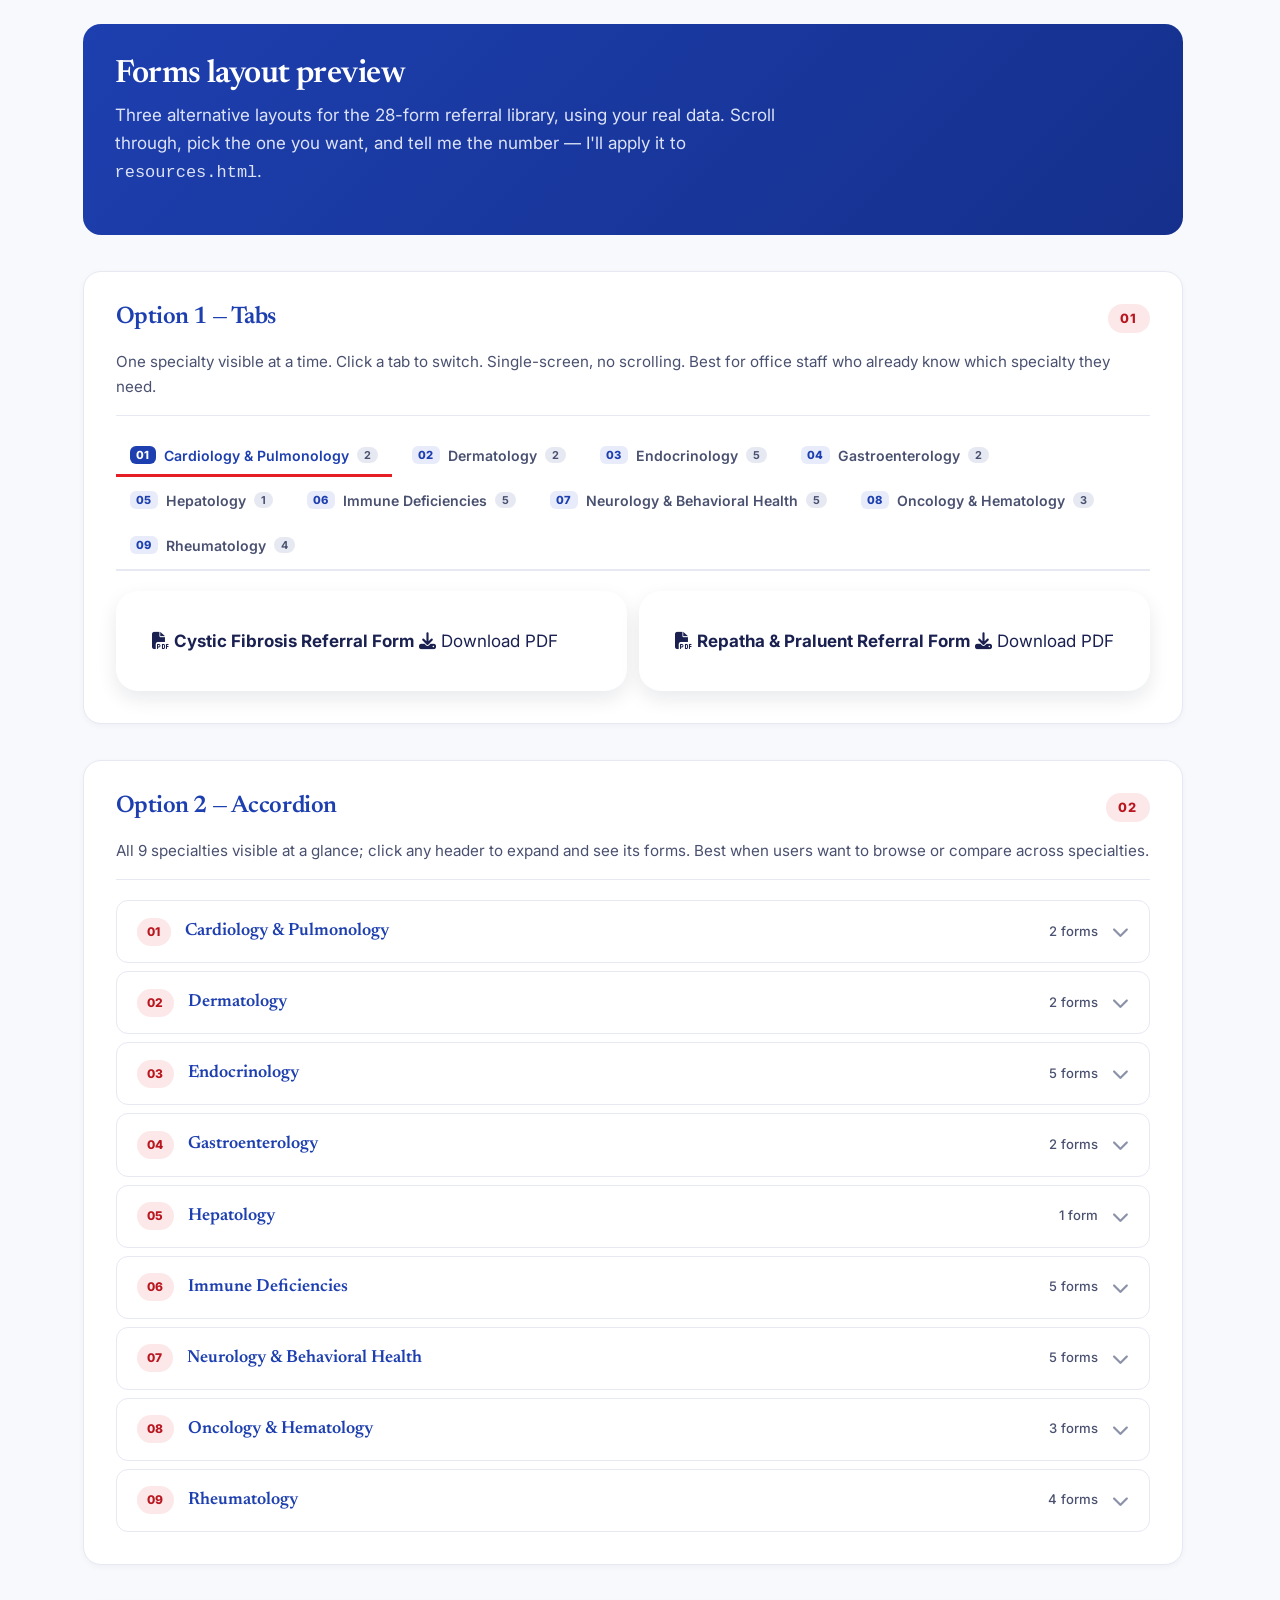
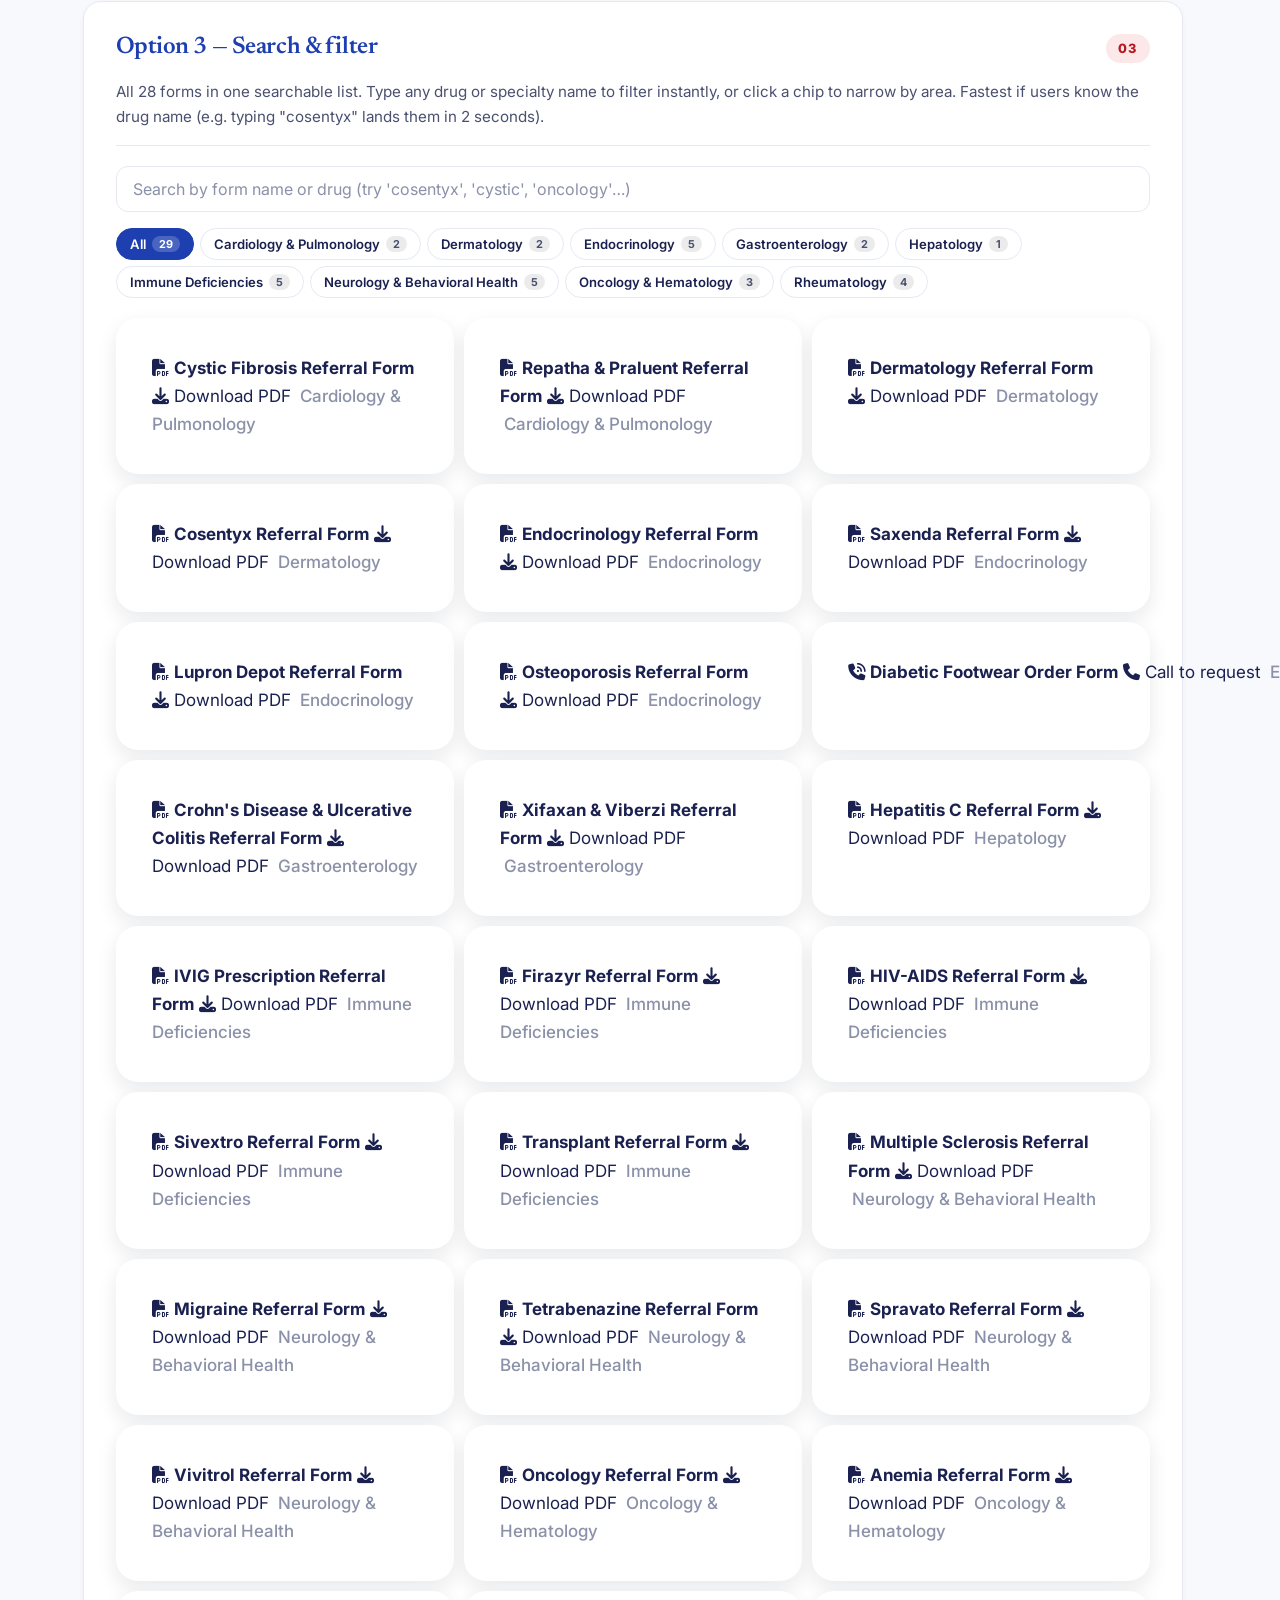
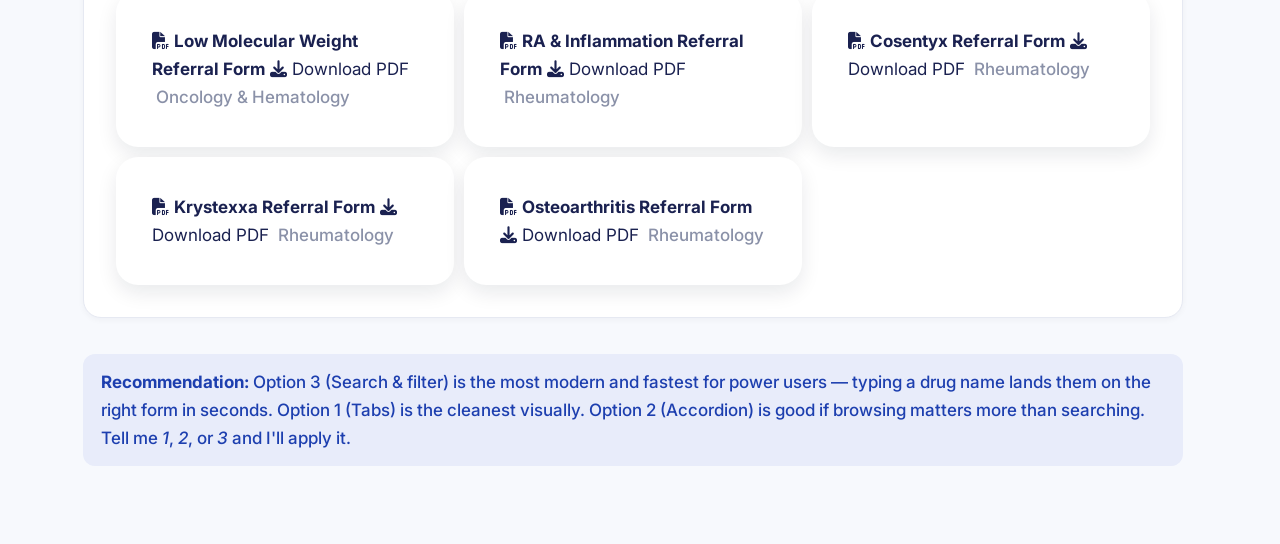
<file: forms-layout-preview.html>
<!DOCTYPE html>
<html lang="en">
<head>
<meta charset="UTF-8">
<meta name="viewport" content="width=device-width, initial-scale=1.0">
<title>Forms Layout Preview — Guy Park Pharmacy</title>
<link rel="preconnect" href="https://fonts.googleapis.com">
<link rel="preconnect" href="https://fonts.gstatic.com" crossorigin>
<link href="https://fonts.googleapis.com/css2?family=Inter:wght@400;500;600;700;800&family=Newsreader:opsz,wght@6..72,400;6..72,500;6..72,600;6..72,700&display=swap" rel="stylesheet">
<link rel="stylesheet" href="https://cdnjs.cloudflare.com/ajax/libs/font-awesome/6.4.0/css/all.min.css">
<link rel="stylesheet" href="css/styles.css">

<style>
  body { background: var(--canvas); padding: 24px 16px 80px; }
  .preview-wrap { max-width: 1100px; margin: 0 auto; }
  .preview-head { background: linear-gradient(135deg, var(--blue-800), var(--blue-900)); color: #fff; padding: 32px; border-radius: 18px; margin-bottom: 36px; }
  .preview-head h1 { color: #fff; font-family: 'Newsreader', serif; font-size: 2rem; margin-bottom: 8px; }
  .preview-head p { color: #dde3f6; max-width: 720px; }
  .preview-section { background: #fff; border-radius: 18px; padding: 32px; margin-bottom: 36px; border: 1px solid var(--line); box-shadow: 0 2px 6px rgba(11,17,48,.04); }
  .preview-section > .head { display: flex; justify-content: space-between; align-items: baseline; gap: 16px; flex-wrap: wrap; margin-bottom: 20px; padding-bottom: 16px; border-bottom: 1px solid var(--line); }
  .preview-section > .head h2 { font-family: 'Newsreader', serif; font-size: 1.5rem; color: var(--blue-800); margin: 0; }
  .preview-section > .head .num { background: var(--red-100); color: var(--red-700); font-weight: 800; font-size: .8rem; padding: 4px 12px; border-radius: 999px; letter-spacing: .08em; }
  .preview-section > .head .lede { flex-basis: 100%; color: var(--ink-500); font-size: .95rem; margin: 0; }

  /* ============ TABS ============ */
  .tab-bar { display: flex; flex-wrap: wrap; gap: 6px; margin-bottom: 20px; border-bottom: 2px solid var(--line); padding-bottom: 4px; }
  .tab-btn { background: transparent; border: none; cursor: pointer; padding: 10px 14px; font-family: inherit; font-size: .88rem; font-weight: 600; color: var(--ink-500); border-radius: 8px 8px 0 0; display: inline-flex; align-items: center; gap: 8px; transition: all .15s ease; border-bottom: 3px solid transparent; margin-bottom: -2px; }
  .tab-btn:hover { color: var(--blue-800); background: var(--blue-100); }
  .tab-btn.active { color: var(--blue-800); border-bottom-color: var(--red-600); }
  .tab-num { background: var(--blue-100); color: var(--blue-800); padding: 2px 6px; border-radius: 6px; font-size: .7rem; font-weight: 800; letter-spacing: .05em; }
  .tab-btn.active .tab-num { background: var(--blue-800); color: #fff; }
  .tab-count { background: var(--line); color: var(--ink-500); padding: 1px 7px; border-radius: 999px; font-size: .68rem; font-weight: 700; }
  .tab-panel { display: none; }
  .tab-panel.active { display: block; }

  /* ============ ACCORDION ============ */
  .acc-list { display: flex; flex-direction: column; gap: 8px; }
  .acc-item { border: 1px solid var(--line); border-radius: 12px; background: #fff; overflow: hidden; }
  .acc-item[open] { border-color: var(--blue-800); }
  .acc-item > summary { list-style: none; cursor: pointer; padding: 16px 20px; display: flex; align-items: center; gap: 14px; font-weight: 600; color: var(--blue-800); }
  .acc-item > summary::-webkit-details-marker { display: none; }
  .acc-num { background: var(--red-100); color: var(--red-700); padding: 4px 10px; border-radius: 999px; font-size: .75rem; font-weight: 800; letter-spacing: .08em; }
  .acc-name { flex: 1; font-family: 'Newsreader', serif; font-size: 1.1rem; }
  .acc-count { color: var(--ink-500); font-size: .82rem; font-weight: 500; }
  .acc-chevron { color: var(--ink-300); transition: transform .2s ease; }
  .acc-item[open] .acc-chevron { transform: rotate(180deg); color: var(--blue-800); }
  .acc-body { padding: 0 20px 20px; }

  /* ============ SEARCH + FILTER ============ */
  .search-row { display: flex; gap: 12px; margin-bottom: 16px; }
  .search-input { flex: 1; padding: 12px 16px; border: 1px solid var(--line); border-radius: 12px; font-family: inherit; font-size: 1rem; background: #fff; }
  .search-input:focus { outline: none; border-color: var(--blue-800); box-shadow: 0 0 0 3px rgba(29,63,175,.15); }
  .chip-row { display: flex; flex-wrap: wrap; gap: 6px; margin-bottom: 20px; }
  .chip { background: #fff; border: 1px solid var(--line); padding: 7px 13px; border-radius: 999px; cursor: pointer; font-family: inherit; font-size: .82rem; font-weight: 600; color: var(--ink-700); display: inline-flex; align-items: center; gap: 6px; transition: all .15s ease; }
  .chip:hover { border-color: var(--blue-800); color: var(--blue-800); }
  .chip.active { background: var(--blue-800); color: #fff; border-color: var(--blue-800); }
  .chip-count { background: rgba(0,0,0,.08); padding: 1px 7px; border-radius: 999px; font-size: .68rem; font-weight: 700; }
  .chip.active .chip-count { background: rgba(255,255,255,.2); }
  .search-spec { color: var(--ink-300); }
  .search-list { display: grid; grid-template-columns: repeat(auto-fit, minmax(280px, 1fr)); gap: 10px; }
  .search-list .form-card.hidden { display: none; }

  .pick-note { background: var(--blue-100); color: var(--blue-800); padding: 14px 18px; border-radius: 12px; margin-top: 16px; font-weight: 500; }
  .pick-note strong { font-weight: 700; }
</style>
</head>
<body>
<div class="preview-wrap">

  <div class="preview-head">
    <h1>Forms layout preview</h1>
    <p>Three alternative layouts for the 28-form referral library, using your real data. Scroll through, pick the one you want, and tell me the number — I'll apply it to <code>resources.html</code>.</p>
  </div>

  <!-- ========================================= OPTION 1: TABS ========================================= -->
  <div class="preview-section">
    <div class="head">
      <h2>Option 1 — Tabs</h2>
      <span class="num">01</span>
      <p class="lede">One specialty visible at a time. Click a tab to switch. Single-screen, no scrolling. Best for office staff who already know which specialty they need.</p>
    </div>

    <div class="tab-bar" role="tablist">
      <button type="button" class="tab-btn active" data-tab="cardiology"><span class="tab-num">01</span> Cardiology & Pulmonology <span class="tab-count">2</span></button><button type="button" class="tab-btn" data-tab="dermatology"><span class="tab-num">02</span> Dermatology <span class="tab-count">2</span></button><button type="button" class="tab-btn" data-tab="endocrinology"><span class="tab-num">03</span> Endocrinology <span class="tab-count">5</span></button><button type="button" class="tab-btn" data-tab="gastroenterology"><span class="tab-num">04</span> Gastroenterology <span class="tab-count">2</span></button><button type="button" class="tab-btn" data-tab="hepatology"><span class="tab-num">05</span> Hepatology <span class="tab-count">1</span></button><button type="button" class="tab-btn" data-tab="immune"><span class="tab-num">06</span> Immune Deficiencies <span class="tab-count">5</span></button><button type="button" class="tab-btn" data-tab="neurology"><span class="tab-num">07</span> Neurology & Behavioral Health <span class="tab-count">5</span></button><button type="button" class="tab-btn" data-tab="oncology"><span class="tab-num">08</span> Oncology & Hematology <span class="tab-count">3</span></button><button type="button" class="tab-btn" data-tab="rheumatology"><span class="tab-num">09</span> Rheumatology <span class="tab-count">4</span></button>
    </div>

    <div class="tab-panel active" id="tab-cardiology" role="tabpanel">
      <div class="form-grid">
        <a href="Forms%20for%20GUY%20PARK/01%20-%20Cardiology%20%26%20Pulmonology/Cystic%20Fibrosis%20Referral%20Form.pdf" class="form-card" target="_blank" rel="noopener" aria-label="Download Cystic Fibrosis Referral Form (PDF)">
  <i class="fas fa-file-pdf" aria-hidden="true"></i>
  <span class="meta">
    <strong>Cystic Fibrosis Referral Form</strong>
    <span class="action"><i class="fas fa-download" aria-hidden="true"></i> Download PDF</span>
  </span>
</a>
<a href="Forms%20for%20GUY%20PARK/01%20-%20Cardiology%20%26%20Pulmonology/Repatha%20%26%20Praluent%20Referral%20Form.pdf" class="form-card" target="_blank" rel="noopener" aria-label="Download Repatha & Praluent Referral Form (PDF)">
  <i class="fas fa-file-pdf" aria-hidden="true"></i>
  <span class="meta">
    <strong>Repatha & Praluent Referral Form</strong>
    <span class="action"><i class="fas fa-download" aria-hidden="true"></i> Download PDF</span>
  </span>
</a>
      </div>
    </div><div class="tab-panel" id="tab-dermatology" role="tabpanel">
      <div class="form-grid">
        <a href="Forms%20for%20GUY%20PARK/02%20-%20Dermatology/Dermatology%20Referral%20Form.pdf" class="form-card" target="_blank" rel="noopener" aria-label="Download Dermatology Referral Form (PDF)">
  <i class="fas fa-file-pdf" aria-hidden="true"></i>
  <span class="meta">
    <strong>Dermatology Referral Form</strong>
    <span class="action"><i class="fas fa-download" aria-hidden="true"></i> Download PDF</span>
  </span>
</a>
<a href="Forms%20for%20GUY%20PARK/02%20-%20Dermatology/Cosentyx%20Referral%20Form.pdf" class="form-card" target="_blank" rel="noopener" aria-label="Download Cosentyx Referral Form (PDF)">
  <i class="fas fa-file-pdf" aria-hidden="true"></i>
  <span class="meta">
    <strong>Cosentyx Referral Form</strong>
    <span class="action"><i class="fas fa-download" aria-hidden="true"></i> Download PDF</span>
  </span>
</a>
      </div>
    </div><div class="tab-panel" id="tab-endocrinology" role="tabpanel">
      <div class="form-grid">
        <a href="Forms%20for%20GUY%20PARK/03%20-%20Endocrinology/Endocrinology%20Referral%20Form.pdf" class="form-card" target="_blank" rel="noopener" aria-label="Download Endocrinology Referral Form (PDF)">
  <i class="fas fa-file-pdf" aria-hidden="true"></i>
  <span class="meta">
    <strong>Endocrinology Referral Form</strong>
    <span class="action"><i class="fas fa-download" aria-hidden="true"></i> Download PDF</span>
  </span>
</a>
<a href="Forms%20for%20GUY%20PARK/03%20-%20Endocrinology/Saxenda%20Referral%20Form.pdf" class="form-card" target="_blank" rel="noopener" aria-label="Download Saxenda Referral Form (PDF)">
  <i class="fas fa-file-pdf" aria-hidden="true"></i>
  <span class="meta">
    <strong>Saxenda Referral Form</strong>
    <span class="action"><i class="fas fa-download" aria-hidden="true"></i> Download PDF</span>
  </span>
</a>
<a href="Forms%20for%20GUY%20PARK/03%20-%20Endocrinology/Lupron%20Depot%20Referral%20Form.pdf" class="form-card" target="_blank" rel="noopener" aria-label="Download Lupron Depot Referral Form (PDF)">
  <i class="fas fa-file-pdf" aria-hidden="true"></i>
  <span class="meta">
    <strong>Lupron Depot Referral Form</strong>
    <span class="action"><i class="fas fa-download" aria-hidden="true"></i> Download PDF</span>
  </span>
</a>
<a href="Forms%20for%20GUY%20PARK/03%20-%20Endocrinology/Osteoporosis%20Referral%20Form.pdf" class="form-card" target="_blank" rel="noopener" aria-label="Download Osteoporosis Referral Form (PDF)">
  <i class="fas fa-file-pdf" aria-hidden="true"></i>
  <span class="meta">
    <strong>Osteoporosis Referral Form</strong>
    <span class="action"><i class="fas fa-download" aria-hidden="true"></i> Download PDF</span>
  </span>
</a>
<a href="tel:+15182126020" class="form-card form-card--call" aria-label="Call to request Diabetic Footwear Order Form">
  <i class="fas fa-phone-volume" aria-hidden="true"></i>
  <span class="meta">
    <strong>Diabetic Footwear Order Form</strong>
    <span class="action"><i class="fas fa-phone" aria-hidden="true"></i> Call to request</span>
  </span>
</a>
      </div>
    </div><div class="tab-panel" id="tab-gastroenterology" role="tabpanel">
      <div class="form-grid">
        <a href="Forms%20for%20GUY%20PARK/04%20-%20Gastroenterology/Crohns%20Disease%20%26%20Ulcerative%20Colitis%20Referral%20Form.pdf" class="form-card" target="_blank" rel="noopener" aria-label="Download Crohn's Disease & Ulcerative Colitis Referral Form (PDF)">
  <i class="fas fa-file-pdf" aria-hidden="true"></i>
  <span class="meta">
    <strong>Crohn's Disease & Ulcerative Colitis Referral Form</strong>
    <span class="action"><i class="fas fa-download" aria-hidden="true"></i> Download PDF</span>
  </span>
</a>
<a href="Forms%20for%20GUY%20PARK/04%20-%20Gastroenterology/Xifaxan%20%26%20Viberzi%20Referral%20Form.pdf" class="form-card" target="_blank" rel="noopener" aria-label="Download Xifaxan & Viberzi Referral Form (PDF)">
  <i class="fas fa-file-pdf" aria-hidden="true"></i>
  <span class="meta">
    <strong>Xifaxan & Viberzi Referral Form</strong>
    <span class="action"><i class="fas fa-download" aria-hidden="true"></i> Download PDF</span>
  </span>
</a>
      </div>
    </div><div class="tab-panel" id="tab-hepatology" role="tabpanel">
      <div class="form-grid">
        <a href="Forms%20for%20GUY%20PARK/05%20-%20Hepatology/Hepatitis%20C%20Referral%20Form.pdf" class="form-card" target="_blank" rel="noopener" aria-label="Download Hepatitis C Referral Form (PDF)">
  <i class="fas fa-file-pdf" aria-hidden="true"></i>
  <span class="meta">
    <strong>Hepatitis C Referral Form</strong>
    <span class="action"><i class="fas fa-download" aria-hidden="true"></i> Download PDF</span>
  </span>
</a>
      </div>
    </div><div class="tab-panel" id="tab-immune" role="tabpanel">
      <div class="form-grid">
        <a href="Forms%20for%20GUY%20PARK/06%20-%20Immune%20Deficiencies/IVIG%20Prescription%20Referral%20Form.pdf" class="form-card" target="_blank" rel="noopener" aria-label="Download IVIG Prescription Referral Form (PDF)">
  <i class="fas fa-file-pdf" aria-hidden="true"></i>
  <span class="meta">
    <strong>IVIG Prescription Referral Form</strong>
    <span class="action"><i class="fas fa-download" aria-hidden="true"></i> Download PDF</span>
  </span>
</a>
<a href="Forms%20for%20GUY%20PARK/06%20-%20Immune%20Deficiencies/Firazyr%20Referral%20Form.pdf" class="form-card" target="_blank" rel="noopener" aria-label="Download Firazyr Referral Form (PDF)">
  <i class="fas fa-file-pdf" aria-hidden="true"></i>
  <span class="meta">
    <strong>Firazyr Referral Form</strong>
    <span class="action"><i class="fas fa-download" aria-hidden="true"></i> Download PDF</span>
  </span>
</a>
<a href="Forms%20for%20GUY%20PARK/06%20-%20Immune%20Deficiencies/HIV-AIDS%20Referral%20Form.pdf" class="form-card" target="_blank" rel="noopener" aria-label="Download HIV-AIDS Referral Form (PDF)">
  <i class="fas fa-file-pdf" aria-hidden="true"></i>
  <span class="meta">
    <strong>HIV-AIDS Referral Form</strong>
    <span class="action"><i class="fas fa-download" aria-hidden="true"></i> Download PDF</span>
  </span>
</a>
<a href="Forms%20for%20GUY%20PARK/06%20-%20Immune%20Deficiencies/Sivextro%20Referral%20Form.pdf" class="form-card" target="_blank" rel="noopener" aria-label="Download Sivextro Referral Form (PDF)">
  <i class="fas fa-file-pdf" aria-hidden="true"></i>
  <span class="meta">
    <strong>Sivextro Referral Form</strong>
    <span class="action"><i class="fas fa-download" aria-hidden="true"></i> Download PDF</span>
  </span>
</a>
<a href="Forms%20for%20GUY%20PARK/06%20-%20Immune%20Deficiencies/Transplant%20Referral%20Form.pdf" class="form-card" target="_blank" rel="noopener" aria-label="Download Transplant Referral Form (PDF)">
  <i class="fas fa-file-pdf" aria-hidden="true"></i>
  <span class="meta">
    <strong>Transplant Referral Form</strong>
    <span class="action"><i class="fas fa-download" aria-hidden="true"></i> Download PDF</span>
  </span>
</a>
      </div>
    </div><div class="tab-panel" id="tab-neurology" role="tabpanel">
      <div class="form-grid">
        <a href="Forms%20for%20GUY%20PARK/07%20-%20Neurology%20%26%20Behavioral%20Health/Multiple%20Sclerosis%20Referral%20Form.pdf" class="form-card" target="_blank" rel="noopener" aria-label="Download Multiple Sclerosis Referral Form (PDF)">
  <i class="fas fa-file-pdf" aria-hidden="true"></i>
  <span class="meta">
    <strong>Multiple Sclerosis Referral Form</strong>
    <span class="action"><i class="fas fa-download" aria-hidden="true"></i> Download PDF</span>
  </span>
</a>
<a href="Forms%20for%20GUY%20PARK/07%20-%20Neurology%20%26%20Behavioral%20Health/Migraine%20Referral%20Form.pdf" class="form-card" target="_blank" rel="noopener" aria-label="Download Migraine Referral Form (PDF)">
  <i class="fas fa-file-pdf" aria-hidden="true"></i>
  <span class="meta">
    <strong>Migraine Referral Form</strong>
    <span class="action"><i class="fas fa-download" aria-hidden="true"></i> Download PDF</span>
  </span>
</a>
<a href="Forms%20for%20GUY%20PARK/07%20-%20Neurology%20%26%20Behavioral%20Health/Tetrabenazine%20Referral%20Form.pdf" class="form-card" target="_blank" rel="noopener" aria-label="Download Tetrabenazine Referral Form (PDF)">
  <i class="fas fa-file-pdf" aria-hidden="true"></i>
  <span class="meta">
    <strong>Tetrabenazine Referral Form</strong>
    <span class="action"><i class="fas fa-download" aria-hidden="true"></i> Download PDF</span>
  </span>
</a>
<a href="Forms%20for%20GUY%20PARK/07%20-%20Neurology%20%26%20Behavioral%20Health/Spravato%20Referral%20Form.pdf" class="form-card" target="_blank" rel="noopener" aria-label="Download Spravato Referral Form (PDF)">
  <i class="fas fa-file-pdf" aria-hidden="true"></i>
  <span class="meta">
    <strong>Spravato Referral Form</strong>
    <span class="action"><i class="fas fa-download" aria-hidden="true"></i> Download PDF</span>
  </span>
</a>
<a href="Forms%20for%20GUY%20PARK/07%20-%20Neurology%20%26%20Behavioral%20Health/Vivitrol%20Referral%20Form.pdf" class="form-card" target="_blank" rel="noopener" aria-label="Download Vivitrol Referral Form (PDF)">
  <i class="fas fa-file-pdf" aria-hidden="true"></i>
  <span class="meta">
    <strong>Vivitrol Referral Form</strong>
    <span class="action"><i class="fas fa-download" aria-hidden="true"></i> Download PDF</span>
  </span>
</a>
      </div>
    </div><div class="tab-panel" id="tab-oncology" role="tabpanel">
      <div class="form-grid">
        <a href="Forms%20for%20GUY%20PARK/08%20-%20Oncology%20%26%20Hematology/Oncology%20Referral%20Form.pdf" class="form-card" target="_blank" rel="noopener" aria-label="Download Oncology Referral Form (PDF)">
  <i class="fas fa-file-pdf" aria-hidden="true"></i>
  <span class="meta">
    <strong>Oncology Referral Form</strong>
    <span class="action"><i class="fas fa-download" aria-hidden="true"></i> Download PDF</span>
  </span>
</a>
<a href="Forms%20for%20GUY%20PARK/08%20-%20Oncology%20%26%20Hematology/Anemia%20Referral%20Form.pdf" class="form-card" target="_blank" rel="noopener" aria-label="Download Anemia Referral Form (PDF)">
  <i class="fas fa-file-pdf" aria-hidden="true"></i>
  <span class="meta">
    <strong>Anemia Referral Form</strong>
    <span class="action"><i class="fas fa-download" aria-hidden="true"></i> Download PDF</span>
  </span>
</a>
<a href="Forms%20for%20GUY%20PARK/08%20-%20Oncology%20%26%20Hematology/Low%20Molecular%20Weight%20Referral%20Form.pdf" class="form-card" target="_blank" rel="noopener" aria-label="Download Low Molecular Weight Referral Form (PDF)">
  <i class="fas fa-file-pdf" aria-hidden="true"></i>
  <span class="meta">
    <strong>Low Molecular Weight Referral Form</strong>
    <span class="action"><i class="fas fa-download" aria-hidden="true"></i> Download PDF</span>
  </span>
</a>
      </div>
    </div><div class="tab-panel" id="tab-rheumatology" role="tabpanel">
      <div class="form-grid">
        <a href="Forms%20for%20GUY%20PARK/09%20-%20Rheumatology/RA%20%26%20Inflammation%20Referral%20Form.pdf" class="form-card" target="_blank" rel="noopener" aria-label="Download RA & Inflammation Referral Form (PDF)">
  <i class="fas fa-file-pdf" aria-hidden="true"></i>
  <span class="meta">
    <strong>RA & Inflammation Referral Form</strong>
    <span class="action"><i class="fas fa-download" aria-hidden="true"></i> Download PDF</span>
  </span>
</a>
<a href="Forms%20for%20GUY%20PARK/09%20-%20Rheumatology/Cosentyx%20Referral%20Form.pdf" class="form-card" target="_blank" rel="noopener" aria-label="Download Cosentyx Referral Form (PDF)">
  <i class="fas fa-file-pdf" aria-hidden="true"></i>
  <span class="meta">
    <strong>Cosentyx Referral Form</strong>
    <span class="action"><i class="fas fa-download" aria-hidden="true"></i> Download PDF</span>
  </span>
</a>
<a href="Forms%20for%20GUY%20PARK/09%20-%20Rheumatology/Krystexxa%20Referral%20Form.pdf" class="form-card" target="_blank" rel="noopener" aria-label="Download Krystexxa Referral Form (PDF)">
  <i class="fas fa-file-pdf" aria-hidden="true"></i>
  <span class="meta">
    <strong>Krystexxa Referral Form</strong>
    <span class="action"><i class="fas fa-download" aria-hidden="true"></i> Download PDF</span>
  </span>
</a>
<a href="Forms%20for%20GUY%20PARK/09%20-%20Rheumatology/Osteoarthritis%20Referral%20Form.pdf" class="form-card" target="_blank" rel="noopener" aria-label="Download Osteoarthritis Referral Form (PDF)">
  <i class="fas fa-file-pdf" aria-hidden="true"></i>
  <span class="meta">
    <strong>Osteoarthritis Referral Form</strong>
    <span class="action"><i class="fas fa-download" aria-hidden="true"></i> Download PDF</span>
  </span>
</a>
      </div>
    </div>
  </div>

  <!-- ========================================= OPTION 2: ACCORDION ========================================= -->
  <div class="preview-section">
    <div class="head">
      <h2>Option 2 — Accordion</h2>
      <span class="num">02</span>
      <p class="lede">All 9 specialties visible at a glance; click any header to expand and see its forms. Best when users want to browse or compare across specialties.</p>
    </div>

    <div class="acc-list">
      <details class="acc-item">
  <summary>
    <span class="acc-num">01</span>
    <span class="acc-name">Cardiology & Pulmonology</span>
    <span class="acc-count">2 forms</span>
    <i class="fas fa-chevron-down acc-chevron" aria-hidden="true"></i>
  </summary>
  <div class="acc-body">
    <div class="form-grid">
      <a href="Forms%20for%20GUY%20PARK/01%20-%20Cardiology%20%26%20Pulmonology/Cystic%20Fibrosis%20Referral%20Form.pdf" class="form-card" target="_blank" rel="noopener" aria-label="Download Cystic Fibrosis Referral Form (PDF)">
  <i class="fas fa-file-pdf" aria-hidden="true"></i>
  <span class="meta">
    <strong>Cystic Fibrosis Referral Form</strong>
    <span class="action"><i class="fas fa-download" aria-hidden="true"></i> Download PDF</span>
  </span>
</a>
<a href="Forms%20for%20GUY%20PARK/01%20-%20Cardiology%20%26%20Pulmonology/Repatha%20%26%20Praluent%20Referral%20Form.pdf" class="form-card" target="_blank" rel="noopener" aria-label="Download Repatha & Praluent Referral Form (PDF)">
  <i class="fas fa-file-pdf" aria-hidden="true"></i>
  <span class="meta">
    <strong>Repatha & Praluent Referral Form</strong>
    <span class="action"><i class="fas fa-download" aria-hidden="true"></i> Download PDF</span>
  </span>
</a>
    </div>
  </div>
</details><details class="acc-item">
  <summary>
    <span class="acc-num">02</span>
    <span class="acc-name">Dermatology</span>
    <span class="acc-count">2 forms</span>
    <i class="fas fa-chevron-down acc-chevron" aria-hidden="true"></i>
  </summary>
  <div class="acc-body">
    <div class="form-grid">
      <a href="Forms%20for%20GUY%20PARK/02%20-%20Dermatology/Dermatology%20Referral%20Form.pdf" class="form-card" target="_blank" rel="noopener" aria-label="Download Dermatology Referral Form (PDF)">
  <i class="fas fa-file-pdf" aria-hidden="true"></i>
  <span class="meta">
    <strong>Dermatology Referral Form</strong>
    <span class="action"><i class="fas fa-download" aria-hidden="true"></i> Download PDF</span>
  </span>
</a>
<a href="Forms%20for%20GUY%20PARK/02%20-%20Dermatology/Cosentyx%20Referral%20Form.pdf" class="form-card" target="_blank" rel="noopener" aria-label="Download Cosentyx Referral Form (PDF)">
  <i class="fas fa-file-pdf" aria-hidden="true"></i>
  <span class="meta">
    <strong>Cosentyx Referral Form</strong>
    <span class="action"><i class="fas fa-download" aria-hidden="true"></i> Download PDF</span>
  </span>
</a>
    </div>
  </div>
</details><details class="acc-item">
  <summary>
    <span class="acc-num">03</span>
    <span class="acc-name">Endocrinology</span>
    <span class="acc-count">5 forms</span>
    <i class="fas fa-chevron-down acc-chevron" aria-hidden="true"></i>
  </summary>
  <div class="acc-body">
    <div class="form-grid">
      <a href="Forms%20for%20GUY%20PARK/03%20-%20Endocrinology/Endocrinology%20Referral%20Form.pdf" class="form-card" target="_blank" rel="noopener" aria-label="Download Endocrinology Referral Form (PDF)">
  <i class="fas fa-file-pdf" aria-hidden="true"></i>
  <span class="meta">
    <strong>Endocrinology Referral Form</strong>
    <span class="action"><i class="fas fa-download" aria-hidden="true"></i> Download PDF</span>
  </span>
</a>
<a href="Forms%20for%20GUY%20PARK/03%20-%20Endocrinology/Saxenda%20Referral%20Form.pdf" class="form-card" target="_blank" rel="noopener" aria-label="Download Saxenda Referral Form (PDF)">
  <i class="fas fa-file-pdf" aria-hidden="true"></i>
  <span class="meta">
    <strong>Saxenda Referral Form</strong>
    <span class="action"><i class="fas fa-download" aria-hidden="true"></i> Download PDF</span>
  </span>
</a>
<a href="Forms%20for%20GUY%20PARK/03%20-%20Endocrinology/Lupron%20Depot%20Referral%20Form.pdf" class="form-card" target="_blank" rel="noopener" aria-label="Download Lupron Depot Referral Form (PDF)">
  <i class="fas fa-file-pdf" aria-hidden="true"></i>
  <span class="meta">
    <strong>Lupron Depot Referral Form</strong>
    <span class="action"><i class="fas fa-download" aria-hidden="true"></i> Download PDF</span>
  </span>
</a>
<a href="Forms%20for%20GUY%20PARK/03%20-%20Endocrinology/Osteoporosis%20Referral%20Form.pdf" class="form-card" target="_blank" rel="noopener" aria-label="Download Osteoporosis Referral Form (PDF)">
  <i class="fas fa-file-pdf" aria-hidden="true"></i>
  <span class="meta">
    <strong>Osteoporosis Referral Form</strong>
    <span class="action"><i class="fas fa-download" aria-hidden="true"></i> Download PDF</span>
  </span>
</a>
<a href="tel:+15182126020" class="form-card form-card--call" aria-label="Call to request Diabetic Footwear Order Form">
  <i class="fas fa-phone-volume" aria-hidden="true"></i>
  <span class="meta">
    <strong>Diabetic Footwear Order Form</strong>
    <span class="action"><i class="fas fa-phone" aria-hidden="true"></i> Call to request</span>
  </span>
</a>
    </div>
  </div>
</details><details class="acc-item">
  <summary>
    <span class="acc-num">04</span>
    <span class="acc-name">Gastroenterology</span>
    <span class="acc-count">2 forms</span>
    <i class="fas fa-chevron-down acc-chevron" aria-hidden="true"></i>
  </summary>
  <div class="acc-body">
    <div class="form-grid">
      <a href="Forms%20for%20GUY%20PARK/04%20-%20Gastroenterology/Crohns%20Disease%20%26%20Ulcerative%20Colitis%20Referral%20Form.pdf" class="form-card" target="_blank" rel="noopener" aria-label="Download Crohn's Disease & Ulcerative Colitis Referral Form (PDF)">
  <i class="fas fa-file-pdf" aria-hidden="true"></i>
  <span class="meta">
    <strong>Crohn's Disease & Ulcerative Colitis Referral Form</strong>
    <span class="action"><i class="fas fa-download" aria-hidden="true"></i> Download PDF</span>
  </span>
</a>
<a href="Forms%20for%20GUY%20PARK/04%20-%20Gastroenterology/Xifaxan%20%26%20Viberzi%20Referral%20Form.pdf" class="form-card" target="_blank" rel="noopener" aria-label="Download Xifaxan & Viberzi Referral Form (PDF)">
  <i class="fas fa-file-pdf" aria-hidden="true"></i>
  <span class="meta">
    <strong>Xifaxan & Viberzi Referral Form</strong>
    <span class="action"><i class="fas fa-download" aria-hidden="true"></i> Download PDF</span>
  </span>
</a>
    </div>
  </div>
</details><details class="acc-item">
  <summary>
    <span class="acc-num">05</span>
    <span class="acc-name">Hepatology</span>
    <span class="acc-count">1 form</span>
    <i class="fas fa-chevron-down acc-chevron" aria-hidden="true"></i>
  </summary>
  <div class="acc-body">
    <div class="form-grid">
      <a href="Forms%20for%20GUY%20PARK/05%20-%20Hepatology/Hepatitis%20C%20Referral%20Form.pdf" class="form-card" target="_blank" rel="noopener" aria-label="Download Hepatitis C Referral Form (PDF)">
  <i class="fas fa-file-pdf" aria-hidden="true"></i>
  <span class="meta">
    <strong>Hepatitis C Referral Form</strong>
    <span class="action"><i class="fas fa-download" aria-hidden="true"></i> Download PDF</span>
  </span>
</a>
    </div>
  </div>
</details><details class="acc-item">
  <summary>
    <span class="acc-num">06</span>
    <span class="acc-name">Immune Deficiencies</span>
    <span class="acc-count">5 forms</span>
    <i class="fas fa-chevron-down acc-chevron" aria-hidden="true"></i>
  </summary>
  <div class="acc-body">
    <div class="form-grid">
      <a href="Forms%20for%20GUY%20PARK/06%20-%20Immune%20Deficiencies/IVIG%20Prescription%20Referral%20Form.pdf" class="form-card" target="_blank" rel="noopener" aria-label="Download IVIG Prescription Referral Form (PDF)">
  <i class="fas fa-file-pdf" aria-hidden="true"></i>
  <span class="meta">
    <strong>IVIG Prescription Referral Form</strong>
    <span class="action"><i class="fas fa-download" aria-hidden="true"></i> Download PDF</span>
  </span>
</a>
<a href="Forms%20for%20GUY%20PARK/06%20-%20Immune%20Deficiencies/Firazyr%20Referral%20Form.pdf" class="form-card" target="_blank" rel="noopener" aria-label="Download Firazyr Referral Form (PDF)">
  <i class="fas fa-file-pdf" aria-hidden="true"></i>
  <span class="meta">
    <strong>Firazyr Referral Form</strong>
    <span class="action"><i class="fas fa-download" aria-hidden="true"></i> Download PDF</span>
  </span>
</a>
<a href="Forms%20for%20GUY%20PARK/06%20-%20Immune%20Deficiencies/HIV-AIDS%20Referral%20Form.pdf" class="form-card" target="_blank" rel="noopener" aria-label="Download HIV-AIDS Referral Form (PDF)">
  <i class="fas fa-file-pdf" aria-hidden="true"></i>
  <span class="meta">
    <strong>HIV-AIDS Referral Form</strong>
    <span class="action"><i class="fas fa-download" aria-hidden="true"></i> Download PDF</span>
  </span>
</a>
<a href="Forms%20for%20GUY%20PARK/06%20-%20Immune%20Deficiencies/Sivextro%20Referral%20Form.pdf" class="form-card" target="_blank" rel="noopener" aria-label="Download Sivextro Referral Form (PDF)">
  <i class="fas fa-file-pdf" aria-hidden="true"></i>
  <span class="meta">
    <strong>Sivextro Referral Form</strong>
    <span class="action"><i class="fas fa-download" aria-hidden="true"></i> Download PDF</span>
  </span>
</a>
<a href="Forms%20for%20GUY%20PARK/06%20-%20Immune%20Deficiencies/Transplant%20Referral%20Form.pdf" class="form-card" target="_blank" rel="noopener" aria-label="Download Transplant Referral Form (PDF)">
  <i class="fas fa-file-pdf" aria-hidden="true"></i>
  <span class="meta">
    <strong>Transplant Referral Form</strong>
    <span class="action"><i class="fas fa-download" aria-hidden="true"></i> Download PDF</span>
  </span>
</a>
    </div>
  </div>
</details><details class="acc-item">
  <summary>
    <span class="acc-num">07</span>
    <span class="acc-name">Neurology & Behavioral Health</span>
    <span class="acc-count">5 forms</span>
    <i class="fas fa-chevron-down acc-chevron" aria-hidden="true"></i>
  </summary>
  <div class="acc-body">
    <div class="form-grid">
      <a href="Forms%20for%20GUY%20PARK/07%20-%20Neurology%20%26%20Behavioral%20Health/Multiple%20Sclerosis%20Referral%20Form.pdf" class="form-card" target="_blank" rel="noopener" aria-label="Download Multiple Sclerosis Referral Form (PDF)">
  <i class="fas fa-file-pdf" aria-hidden="true"></i>
  <span class="meta">
    <strong>Multiple Sclerosis Referral Form</strong>
    <span class="action"><i class="fas fa-download" aria-hidden="true"></i> Download PDF</span>
  </span>
</a>
<a href="Forms%20for%20GUY%20PARK/07%20-%20Neurology%20%26%20Behavioral%20Health/Migraine%20Referral%20Form.pdf" class="form-card" target="_blank" rel="noopener" aria-label="Download Migraine Referral Form (PDF)">
  <i class="fas fa-file-pdf" aria-hidden="true"></i>
  <span class="meta">
    <strong>Migraine Referral Form</strong>
    <span class="action"><i class="fas fa-download" aria-hidden="true"></i> Download PDF</span>
  </span>
</a>
<a href="Forms%20for%20GUY%20PARK/07%20-%20Neurology%20%26%20Behavioral%20Health/Tetrabenazine%20Referral%20Form.pdf" class="form-card" target="_blank" rel="noopener" aria-label="Download Tetrabenazine Referral Form (PDF)">
  <i class="fas fa-file-pdf" aria-hidden="true"></i>
  <span class="meta">
    <strong>Tetrabenazine Referral Form</strong>
    <span class="action"><i class="fas fa-download" aria-hidden="true"></i> Download PDF</span>
  </span>
</a>
<a href="Forms%20for%20GUY%20PARK/07%20-%20Neurology%20%26%20Behavioral%20Health/Spravato%20Referral%20Form.pdf" class="form-card" target="_blank" rel="noopener" aria-label="Download Spravato Referral Form (PDF)">
  <i class="fas fa-file-pdf" aria-hidden="true"></i>
  <span class="meta">
    <strong>Spravato Referral Form</strong>
    <span class="action"><i class="fas fa-download" aria-hidden="true"></i> Download PDF</span>
  </span>
</a>
<a href="Forms%20for%20GUY%20PARK/07%20-%20Neurology%20%26%20Behavioral%20Health/Vivitrol%20Referral%20Form.pdf" class="form-card" target="_blank" rel="noopener" aria-label="Download Vivitrol Referral Form (PDF)">
  <i class="fas fa-file-pdf" aria-hidden="true"></i>
  <span class="meta">
    <strong>Vivitrol Referral Form</strong>
    <span class="action"><i class="fas fa-download" aria-hidden="true"></i> Download PDF</span>
  </span>
</a>
    </div>
  </div>
</details><details class="acc-item">
  <summary>
    <span class="acc-num">08</span>
    <span class="acc-name">Oncology & Hematology</span>
    <span class="acc-count">3 forms</span>
    <i class="fas fa-chevron-down acc-chevron" aria-hidden="true"></i>
  </summary>
  <div class="acc-body">
    <div class="form-grid">
      <a href="Forms%20for%20GUY%20PARK/08%20-%20Oncology%20%26%20Hematology/Oncology%20Referral%20Form.pdf" class="form-card" target="_blank" rel="noopener" aria-label="Download Oncology Referral Form (PDF)">
  <i class="fas fa-file-pdf" aria-hidden="true"></i>
  <span class="meta">
    <strong>Oncology Referral Form</strong>
    <span class="action"><i class="fas fa-download" aria-hidden="true"></i> Download PDF</span>
  </span>
</a>
<a href="Forms%20for%20GUY%20PARK/08%20-%20Oncology%20%26%20Hematology/Anemia%20Referral%20Form.pdf" class="form-card" target="_blank" rel="noopener" aria-label="Download Anemia Referral Form (PDF)">
  <i class="fas fa-file-pdf" aria-hidden="true"></i>
  <span class="meta">
    <strong>Anemia Referral Form</strong>
    <span class="action"><i class="fas fa-download" aria-hidden="true"></i> Download PDF</span>
  </span>
</a>
<a href="Forms%20for%20GUY%20PARK/08%20-%20Oncology%20%26%20Hematology/Low%20Molecular%20Weight%20Referral%20Form.pdf" class="form-card" target="_blank" rel="noopener" aria-label="Download Low Molecular Weight Referral Form (PDF)">
  <i class="fas fa-file-pdf" aria-hidden="true"></i>
  <span class="meta">
    <strong>Low Molecular Weight Referral Form</strong>
    <span class="action"><i class="fas fa-download" aria-hidden="true"></i> Download PDF</span>
  </span>
</a>
    </div>
  </div>
</details><details class="acc-item">
  <summary>
    <span class="acc-num">09</span>
    <span class="acc-name">Rheumatology</span>
    <span class="acc-count">4 forms</span>
    <i class="fas fa-chevron-down acc-chevron" aria-hidden="true"></i>
  </summary>
  <div class="acc-body">
    <div class="form-grid">
      <a href="Forms%20for%20GUY%20PARK/09%20-%20Rheumatology/RA%20%26%20Inflammation%20Referral%20Form.pdf" class="form-card" target="_blank" rel="noopener" aria-label="Download RA & Inflammation Referral Form (PDF)">
  <i class="fas fa-file-pdf" aria-hidden="true"></i>
  <span class="meta">
    <strong>RA & Inflammation Referral Form</strong>
    <span class="action"><i class="fas fa-download" aria-hidden="true"></i> Download PDF</span>
  </span>
</a>
<a href="Forms%20for%20GUY%20PARK/09%20-%20Rheumatology/Cosentyx%20Referral%20Form.pdf" class="form-card" target="_blank" rel="noopener" aria-label="Download Cosentyx Referral Form (PDF)">
  <i class="fas fa-file-pdf" aria-hidden="true"></i>
  <span class="meta">
    <strong>Cosentyx Referral Form</strong>
    <span class="action"><i class="fas fa-download" aria-hidden="true"></i> Download PDF</span>
  </span>
</a>
<a href="Forms%20for%20GUY%20PARK/09%20-%20Rheumatology/Krystexxa%20Referral%20Form.pdf" class="form-card" target="_blank" rel="noopener" aria-label="Download Krystexxa Referral Form (PDF)">
  <i class="fas fa-file-pdf" aria-hidden="true"></i>
  <span class="meta">
    <strong>Krystexxa Referral Form</strong>
    <span class="action"><i class="fas fa-download" aria-hidden="true"></i> Download PDF</span>
  </span>
</a>
<a href="Forms%20for%20GUY%20PARK/09%20-%20Rheumatology/Osteoarthritis%20Referral%20Form.pdf" class="form-card" target="_blank" rel="noopener" aria-label="Download Osteoarthritis Referral Form (PDF)">
  <i class="fas fa-file-pdf" aria-hidden="true"></i>
  <span class="meta">
    <strong>Osteoarthritis Referral Form</strong>
    <span class="action"><i class="fas fa-download" aria-hidden="true"></i> Download PDF</span>
  </span>
</a>
    </div>
  </div>
</details>
    </div>
  </div>

  <!-- ========================================= OPTION 3: SEARCH + FILTER ========================================= -->
  <div class="preview-section">
    <div class="head">
      <h2>Option 3 — Search &amp; filter</h2>
      <span class="num">03</span>
      <p class="lede">All 28 forms in one searchable list. Type any drug or specialty name to filter instantly, or click a chip to narrow by area. Fastest if users know the drug name (e.g. typing "cosentyx" lands them in 2 seconds).</p>
    </div>

    <div class="search-row">
      <input type="search" class="search-input" id="searchInput" placeholder="Search by form name or drug (try 'cosentyx', 'cystic', 'oncology'…)">
    </div>
    <div class="chip-row" id="chipRow">
      <button type="button" class="chip active" data-filter="all">All <span class="chip-count">29</span></button><button type="button" class="chip" data-filter="cardiology">Cardiology & Pulmonology <span class="chip-count">2</span></button><button type="button" class="chip" data-filter="dermatology">Dermatology <span class="chip-count">2</span></button><button type="button" class="chip" data-filter="endocrinology">Endocrinology <span class="chip-count">5</span></button><button type="button" class="chip" data-filter="gastroenterology">Gastroenterology <span class="chip-count">2</span></button><button type="button" class="chip" data-filter="hepatology">Hepatology <span class="chip-count">1</span></button><button type="button" class="chip" data-filter="immune">Immune Deficiencies <span class="chip-count">5</span></button><button type="button" class="chip" data-filter="neurology">Neurology & Behavioral Health <span class="chip-count">5</span></button><button type="button" class="chip" data-filter="oncology">Oncology & Hematology <span class="chip-count">3</span></button><button type="button" class="chip" data-filter="rheumatology">Rheumatology <span class="chip-count">4</span></button>
    </div>

    <div class="search-list" id="searchList">
      <a href="Forms%20for%20GUY%20PARK/01%20-%20Cardiology%20%26%20Pulmonology/Cystic%20Fibrosis%20Referral%20Form.pdf" class="form-card" target="_blank" rel="noopener" data-spec="cardiology" data-name="cystic fibrosis referral form">
  <i class="fas fa-file-pdf" aria-hidden="true"></i>
  <span class="meta">
    <strong>Cystic Fibrosis Referral Form</strong>
    <span class="action"><i class="fas fa-download"></i> Download PDF <span class="search-spec">Cardiology & Pulmonology</span></span>
  </span>
</a><a href="Forms%20for%20GUY%20PARK/01%20-%20Cardiology%20%26%20Pulmonology/Repatha%20%26%20Praluent%20Referral%20Form.pdf" class="form-card" target="_blank" rel="noopener" data-spec="cardiology" data-name="repatha & praluent referral form">
  <i class="fas fa-file-pdf" aria-hidden="true"></i>
  <span class="meta">
    <strong>Repatha & Praluent Referral Form</strong>
    <span class="action"><i class="fas fa-download"></i> Download PDF <span class="search-spec">Cardiology & Pulmonology</span></span>
  </span>
</a><a href="Forms%20for%20GUY%20PARK/02%20-%20Dermatology/Dermatology%20Referral%20Form.pdf" class="form-card" target="_blank" rel="noopener" data-spec="dermatology" data-name="dermatology referral form">
  <i class="fas fa-file-pdf" aria-hidden="true"></i>
  <span class="meta">
    <strong>Dermatology Referral Form</strong>
    <span class="action"><i class="fas fa-download"></i> Download PDF <span class="search-spec">Dermatology</span></span>
  </span>
</a><a href="Forms%20for%20GUY%20PARK/02%20-%20Dermatology/Cosentyx%20Referral%20Form.pdf" class="form-card" target="_blank" rel="noopener" data-spec="dermatology" data-name="cosentyx referral form">
  <i class="fas fa-file-pdf" aria-hidden="true"></i>
  <span class="meta">
    <strong>Cosentyx Referral Form</strong>
    <span class="action"><i class="fas fa-download"></i> Download PDF <span class="search-spec">Dermatology</span></span>
  </span>
</a><a href="Forms%20for%20GUY%20PARK/03%20-%20Endocrinology/Endocrinology%20Referral%20Form.pdf" class="form-card" target="_blank" rel="noopener" data-spec="endocrinology" data-name="endocrinology referral form">
  <i class="fas fa-file-pdf" aria-hidden="true"></i>
  <span class="meta">
    <strong>Endocrinology Referral Form</strong>
    <span class="action"><i class="fas fa-download"></i> Download PDF <span class="search-spec">Endocrinology</span></span>
  </span>
</a><a href="Forms%20for%20GUY%20PARK/03%20-%20Endocrinology/Saxenda%20Referral%20Form.pdf" class="form-card" target="_blank" rel="noopener" data-spec="endocrinology" data-name="saxenda referral form">
  <i class="fas fa-file-pdf" aria-hidden="true"></i>
  <span class="meta">
    <strong>Saxenda Referral Form</strong>
    <span class="action"><i class="fas fa-download"></i> Download PDF <span class="search-spec">Endocrinology</span></span>
  </span>
</a><a href="Forms%20for%20GUY%20PARK/03%20-%20Endocrinology/Lupron%20Depot%20Referral%20Form.pdf" class="form-card" target="_blank" rel="noopener" data-spec="endocrinology" data-name="lupron depot referral form">
  <i class="fas fa-file-pdf" aria-hidden="true"></i>
  <span class="meta">
    <strong>Lupron Depot Referral Form</strong>
    <span class="action"><i class="fas fa-download"></i> Download PDF <span class="search-spec">Endocrinology</span></span>
  </span>
</a><a href="Forms%20for%20GUY%20PARK/03%20-%20Endocrinology/Osteoporosis%20Referral%20Form.pdf" class="form-card" target="_blank" rel="noopener" data-spec="endocrinology" data-name="osteoporosis referral form">
  <i class="fas fa-file-pdf" aria-hidden="true"></i>
  <span class="meta">
    <strong>Osteoporosis Referral Form</strong>
    <span class="action"><i class="fas fa-download"></i> Download PDF <span class="search-spec">Endocrinology</span></span>
  </span>
</a><a href="tel:+15182126020" class="form-card form-card--call" data-spec="endocrinology" data-name="diabetic footwear order form">
  <i class="fas fa-phone-volume" aria-hidden="true"></i>
  <span class="meta">
    <strong>Diabetic Footwear Order Form</strong>
    <span class="action"><i class="fas fa-phone"></i> Call to request <span class="search-spec">Endocrinology</span></span>
  </span>
</a><a href="Forms%20for%20GUY%20PARK/04%20-%20Gastroenterology/Crohns%20Disease%20%26%20Ulcerative%20Colitis%20Referral%20Form.pdf" class="form-card" target="_blank" rel="noopener" data-spec="gastroenterology" data-name="crohn's disease & ulcerative colitis referral form">
  <i class="fas fa-file-pdf" aria-hidden="true"></i>
  <span class="meta">
    <strong>Crohn's Disease & Ulcerative Colitis Referral Form</strong>
    <span class="action"><i class="fas fa-download"></i> Download PDF <span class="search-spec">Gastroenterology</span></span>
  </span>
</a><a href="Forms%20for%20GUY%20PARK/04%20-%20Gastroenterology/Xifaxan%20%26%20Viberzi%20Referral%20Form.pdf" class="form-card" target="_blank" rel="noopener" data-spec="gastroenterology" data-name="xifaxan & viberzi referral form">
  <i class="fas fa-file-pdf" aria-hidden="true"></i>
  <span class="meta">
    <strong>Xifaxan & Viberzi Referral Form</strong>
    <span class="action"><i class="fas fa-download"></i> Download PDF <span class="search-spec">Gastroenterology</span></span>
  </span>
</a><a href="Forms%20for%20GUY%20PARK/05%20-%20Hepatology/Hepatitis%20C%20Referral%20Form.pdf" class="form-card" target="_blank" rel="noopener" data-spec="hepatology" data-name="hepatitis c referral form">
  <i class="fas fa-file-pdf" aria-hidden="true"></i>
  <span class="meta">
    <strong>Hepatitis C Referral Form</strong>
    <span class="action"><i class="fas fa-download"></i> Download PDF <span class="search-spec">Hepatology</span></span>
  </span>
</a><a href="Forms%20for%20GUY%20PARK/06%20-%20Immune%20Deficiencies/IVIG%20Prescription%20Referral%20Form.pdf" class="form-card" target="_blank" rel="noopener" data-spec="immune" data-name="ivig prescription referral form">
  <i class="fas fa-file-pdf" aria-hidden="true"></i>
  <span class="meta">
    <strong>IVIG Prescription Referral Form</strong>
    <span class="action"><i class="fas fa-download"></i> Download PDF <span class="search-spec">Immune Deficiencies</span></span>
  </span>
</a><a href="Forms%20for%20GUY%20PARK/06%20-%20Immune%20Deficiencies/Firazyr%20Referral%20Form.pdf" class="form-card" target="_blank" rel="noopener" data-spec="immune" data-name="firazyr referral form">
  <i class="fas fa-file-pdf" aria-hidden="true"></i>
  <span class="meta">
    <strong>Firazyr Referral Form</strong>
    <span class="action"><i class="fas fa-download"></i> Download PDF <span class="search-spec">Immune Deficiencies</span></span>
  </span>
</a><a href="Forms%20for%20GUY%20PARK/06%20-%20Immune%20Deficiencies/HIV-AIDS%20Referral%20Form.pdf" class="form-card" target="_blank" rel="noopener" data-spec="immune" data-name="hiv-aids referral form">
  <i class="fas fa-file-pdf" aria-hidden="true"></i>
  <span class="meta">
    <strong>HIV-AIDS Referral Form</strong>
    <span class="action"><i class="fas fa-download"></i> Download PDF <span class="search-spec">Immune Deficiencies</span></span>
  </span>
</a><a href="Forms%20for%20GUY%20PARK/06%20-%20Immune%20Deficiencies/Sivextro%20Referral%20Form.pdf" class="form-card" target="_blank" rel="noopener" data-spec="immune" data-name="sivextro referral form">
  <i class="fas fa-file-pdf" aria-hidden="true"></i>
  <span class="meta">
    <strong>Sivextro Referral Form</strong>
    <span class="action"><i class="fas fa-download"></i> Download PDF <span class="search-spec">Immune Deficiencies</span></span>
  </span>
</a><a href="Forms%20for%20GUY%20PARK/06%20-%20Immune%20Deficiencies/Transplant%20Referral%20Form.pdf" class="form-card" target="_blank" rel="noopener" data-spec="immune" data-name="transplant referral form">
  <i class="fas fa-file-pdf" aria-hidden="true"></i>
  <span class="meta">
    <strong>Transplant Referral Form</strong>
    <span class="action"><i class="fas fa-download"></i> Download PDF <span class="search-spec">Immune Deficiencies</span></span>
  </span>
</a><a href="Forms%20for%20GUY%20PARK/07%20-%20Neurology%20%26%20Behavioral%20Health/Multiple%20Sclerosis%20Referral%20Form.pdf" class="form-card" target="_blank" rel="noopener" data-spec="neurology" data-name="multiple sclerosis referral form">
  <i class="fas fa-file-pdf" aria-hidden="true"></i>
  <span class="meta">
    <strong>Multiple Sclerosis Referral Form</strong>
    <span class="action"><i class="fas fa-download"></i> Download PDF <span class="search-spec">Neurology & Behavioral Health</span></span>
  </span>
</a><a href="Forms%20for%20GUY%20PARK/07%20-%20Neurology%20%26%20Behavioral%20Health/Migraine%20Referral%20Form.pdf" class="form-card" target="_blank" rel="noopener" data-spec="neurology" data-name="migraine referral form">
  <i class="fas fa-file-pdf" aria-hidden="true"></i>
  <span class="meta">
    <strong>Migraine Referral Form</strong>
    <span class="action"><i class="fas fa-download"></i> Download PDF <span class="search-spec">Neurology & Behavioral Health</span></span>
  </span>
</a><a href="Forms%20for%20GUY%20PARK/07%20-%20Neurology%20%26%20Behavioral%20Health/Tetrabenazine%20Referral%20Form.pdf" class="form-card" target="_blank" rel="noopener" data-spec="neurology" data-name="tetrabenazine referral form">
  <i class="fas fa-file-pdf" aria-hidden="true"></i>
  <span class="meta">
    <strong>Tetrabenazine Referral Form</strong>
    <span class="action"><i class="fas fa-download"></i> Download PDF <span class="search-spec">Neurology & Behavioral Health</span></span>
  </span>
</a><a href="Forms%20for%20GUY%20PARK/07%20-%20Neurology%20%26%20Behavioral%20Health/Spravato%20Referral%20Form.pdf" class="form-card" target="_blank" rel="noopener" data-spec="neurology" data-name="spravato referral form">
  <i class="fas fa-file-pdf" aria-hidden="true"></i>
  <span class="meta">
    <strong>Spravato Referral Form</strong>
    <span class="action"><i class="fas fa-download"></i> Download PDF <span class="search-spec">Neurology & Behavioral Health</span></span>
  </span>
</a><a href="Forms%20for%20GUY%20PARK/07%20-%20Neurology%20%26%20Behavioral%20Health/Vivitrol%20Referral%20Form.pdf" class="form-card" target="_blank" rel="noopener" data-spec="neurology" data-name="vivitrol referral form">
  <i class="fas fa-file-pdf" aria-hidden="true"></i>
  <span class="meta">
    <strong>Vivitrol Referral Form</strong>
    <span class="action"><i class="fas fa-download"></i> Download PDF <span class="search-spec">Neurology & Behavioral Health</span></span>
  </span>
</a><a href="Forms%20for%20GUY%20PARK/08%20-%20Oncology%20%26%20Hematology/Oncology%20Referral%20Form.pdf" class="form-card" target="_blank" rel="noopener" data-spec="oncology" data-name="oncology referral form">
  <i class="fas fa-file-pdf" aria-hidden="true"></i>
  <span class="meta">
    <strong>Oncology Referral Form</strong>
    <span class="action"><i class="fas fa-download"></i> Download PDF <span class="search-spec">Oncology & Hematology</span></span>
  </span>
</a><a href="Forms%20for%20GUY%20PARK/08%20-%20Oncology%20%26%20Hematology/Anemia%20Referral%20Form.pdf" class="form-card" target="_blank" rel="noopener" data-spec="oncology" data-name="anemia referral form">
  <i class="fas fa-file-pdf" aria-hidden="true"></i>
  <span class="meta">
    <strong>Anemia Referral Form</strong>
    <span class="action"><i class="fas fa-download"></i> Download PDF <span class="search-spec">Oncology & Hematology</span></span>
  </span>
</a><a href="Forms%20for%20GUY%20PARK/08%20-%20Oncology%20%26%20Hematology/Low%20Molecular%20Weight%20Referral%20Form.pdf" class="form-card" target="_blank" rel="noopener" data-spec="oncology" data-name="low molecular weight referral form">
  <i class="fas fa-file-pdf" aria-hidden="true"></i>
  <span class="meta">
    <strong>Low Molecular Weight Referral Form</strong>
    <span class="action"><i class="fas fa-download"></i> Download PDF <span class="search-spec">Oncology & Hematology</span></span>
  </span>
</a><a href="Forms%20for%20GUY%20PARK/09%20-%20Rheumatology/RA%20%26%20Inflammation%20Referral%20Form.pdf" class="form-card" target="_blank" rel="noopener" data-spec="rheumatology" data-name="ra & inflammation referral form">
  <i class="fas fa-file-pdf" aria-hidden="true"></i>
  <span class="meta">
    <strong>RA & Inflammation Referral Form</strong>
    <span class="action"><i class="fas fa-download"></i> Download PDF <span class="search-spec">Rheumatology</span></span>
  </span>
</a><a href="Forms%20for%20GUY%20PARK/09%20-%20Rheumatology/Cosentyx%20Referral%20Form.pdf" class="form-card" target="_blank" rel="noopener" data-spec="rheumatology" data-name="cosentyx referral form">
  <i class="fas fa-file-pdf" aria-hidden="true"></i>
  <span class="meta">
    <strong>Cosentyx Referral Form</strong>
    <span class="action"><i class="fas fa-download"></i> Download PDF <span class="search-spec">Rheumatology</span></span>
  </span>
</a><a href="Forms%20for%20GUY%20PARK/09%20-%20Rheumatology/Krystexxa%20Referral%20Form.pdf" class="form-card" target="_blank" rel="noopener" data-spec="rheumatology" data-name="krystexxa referral form">
  <i class="fas fa-file-pdf" aria-hidden="true"></i>
  <span class="meta">
    <strong>Krystexxa Referral Form</strong>
    <span class="action"><i class="fas fa-download"></i> Download PDF <span class="search-spec">Rheumatology</span></span>
  </span>
</a><a href="Forms%20for%20GUY%20PARK/09%20-%20Rheumatology/Osteoarthritis%20Referral%20Form.pdf" class="form-card" target="_blank" rel="noopener" data-spec="rheumatology" data-name="osteoarthritis referral form">
  <i class="fas fa-file-pdf" aria-hidden="true"></i>
  <span class="meta">
    <strong>Osteoarthritis Referral Form</strong>
    <span class="action"><i class="fas fa-download"></i> Download PDF <span class="search-spec">Rheumatology</span></span>
  </span>
</a>
    </div>
  </div>

  <div class="pick-note">
    <strong>Recommendation:</strong> Option 3 (Search &amp; filter) is the most modern and fastest for power users — typing a drug name lands them on the right form in seconds. Option 1 (Tabs) is the cleanest visually. Option 2 (Accordion) is good if browsing matters more than searching. Tell me <em>1</em>, <em>2</em>, or <em>3</em> and I'll apply it.
  </div>
</div>

<script>
  // TABS
  document.querySelectorAll('.tab-btn').forEach(btn => {
    btn.addEventListener('click', () => {
      document.querySelectorAll('.tab-btn').forEach(b => b.classList.remove('active'));
      document.querySelectorAll('.tab-panel').forEach(p => p.classList.remove('active'));
      btn.classList.add('active');
      document.getElementById('tab-' + btn.dataset.tab).classList.add('active');
    });
  });

  // SEARCH + FILTER
  const input = document.getElementById('searchInput');
  const list = document.getElementById('searchList');
  const chipRow = document.getElementById('chipRow');
  let activeFilter = 'all';
  function applyFilter() {
    const q = input.value.trim().toLowerCase();
    list.querySelectorAll('.form-card').forEach(card => {
      const matchesQ = !q || card.dataset.name.includes(q);
      const matchesF = activeFilter === 'all' || card.dataset.spec === activeFilter;
      card.classList.toggle('hidden', !(matchesQ && matchesF));
    });
  }
  input.addEventListener('input', applyFilter);
  chipRow.querySelectorAll('.chip').forEach(c => {
    c.addEventListener('click', () => {
      chipRow.querySelectorAll('.chip').forEach(x => x.classList.remove('active'));
      c.classList.add('active');
      activeFilter = c.dataset.filter;
      applyFilter();
    });
  });
</script>
</body>
</html>
</file>
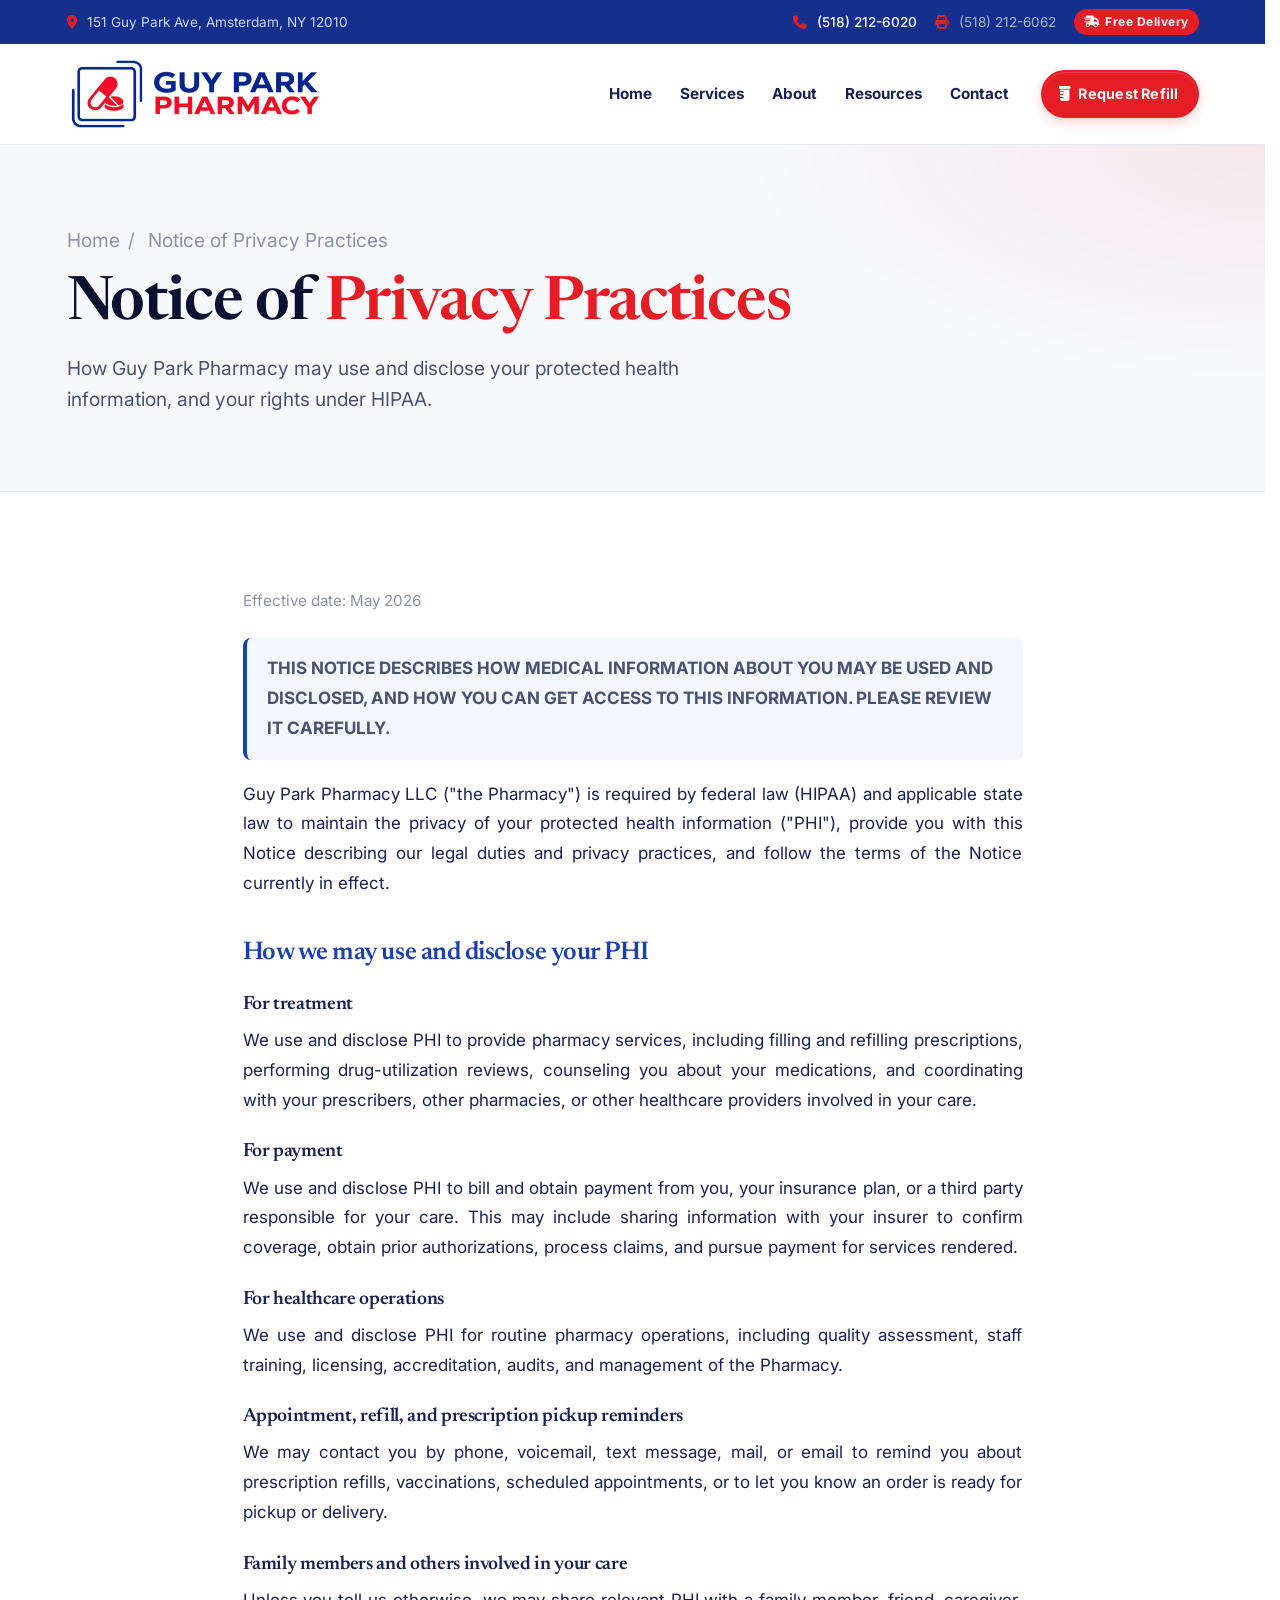
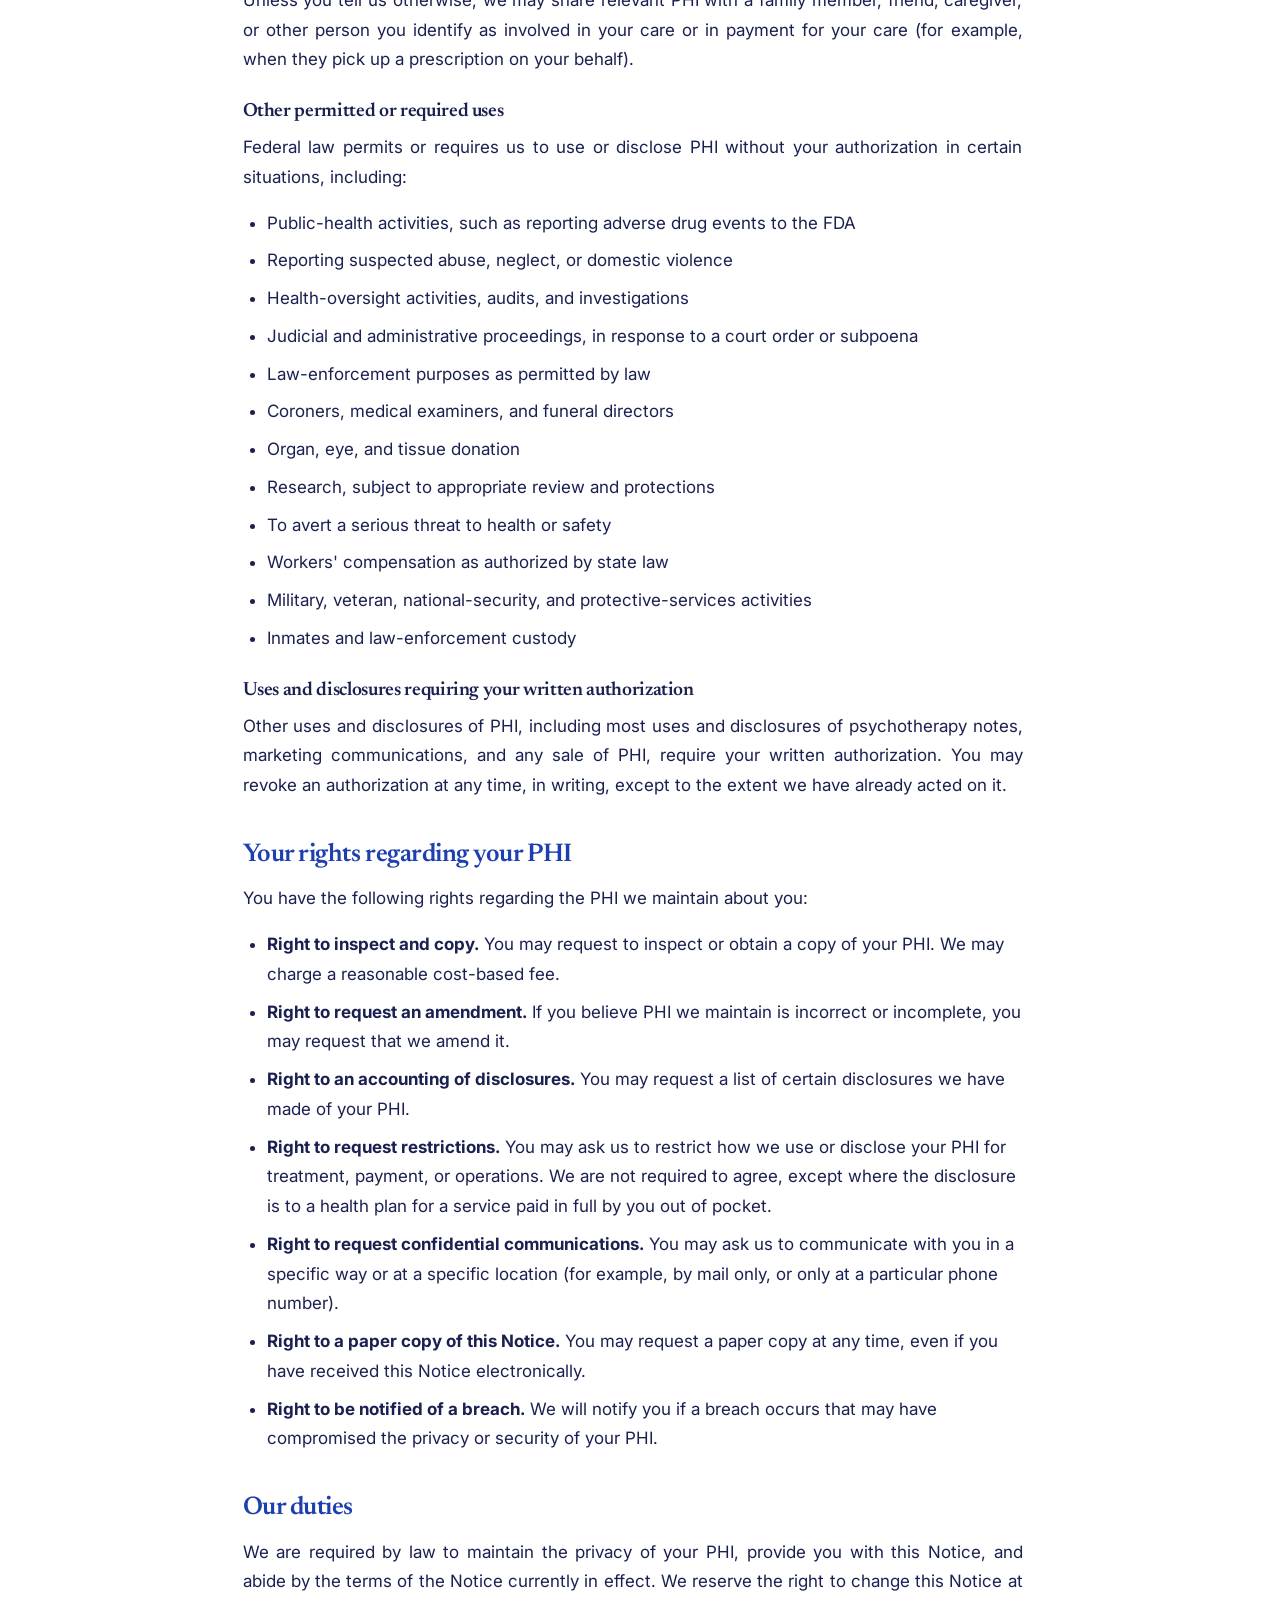
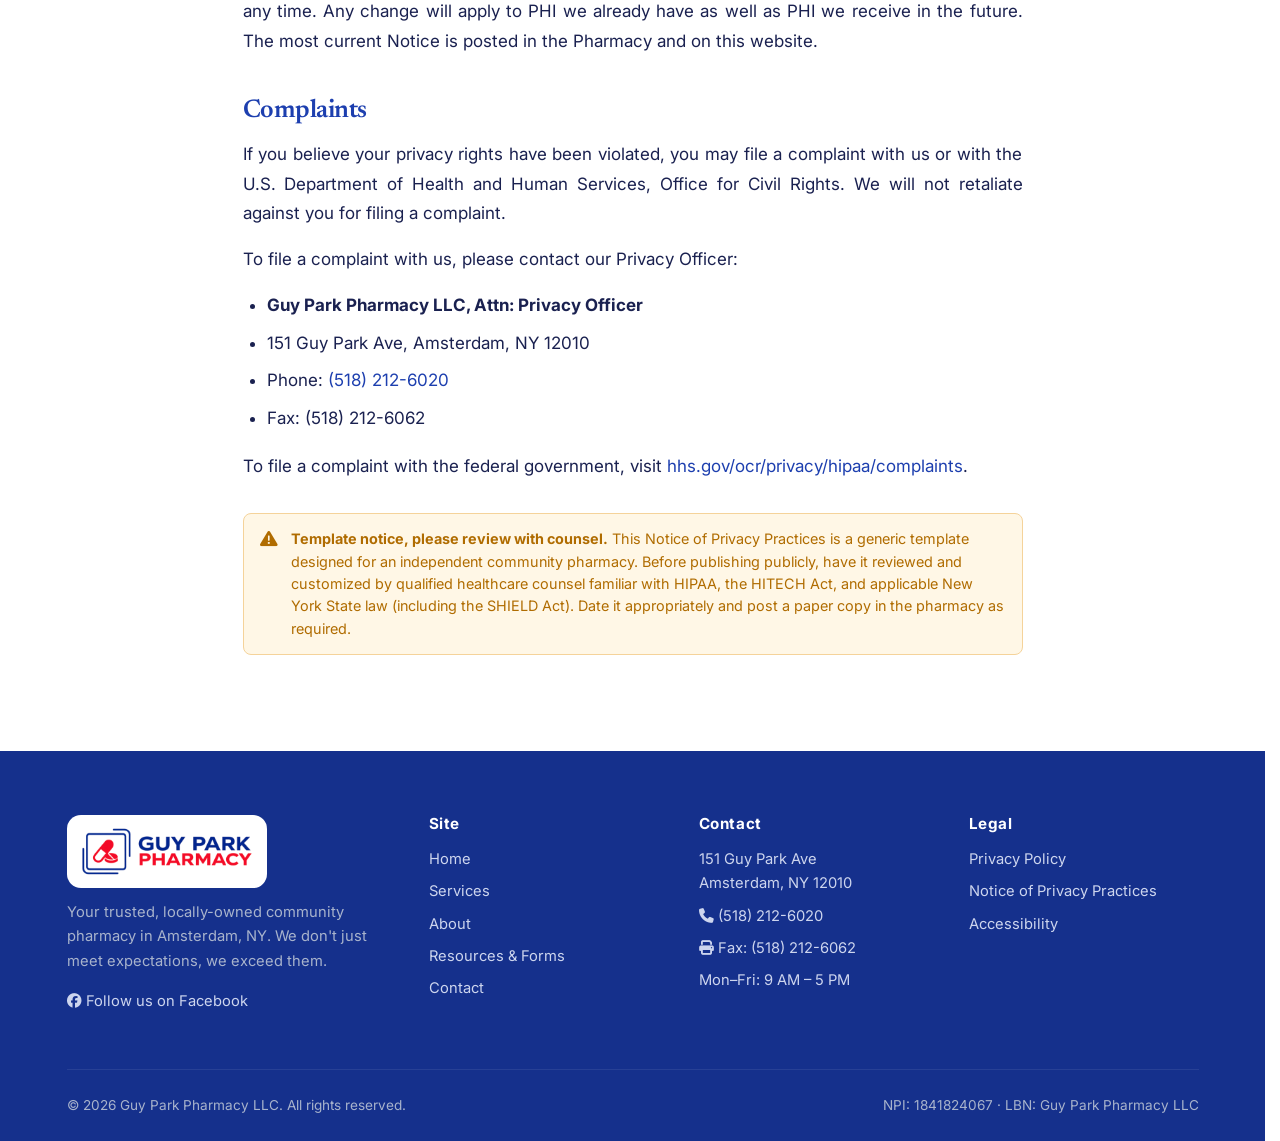
<file: privacy-practices.html>
<!DOCTYPE html>
<html lang="en">
<head>
  <meta charset="UTF-8">
  <meta name="viewport" content="width=device-width, initial-scale=1.0">
  <title>Notice of Privacy Practices | Guy Park Pharmacy</title>
  <meta name="description" content="Notice of Privacy Practices for Guy Park Pharmacy LLC, how we may use and disclose your protected health information, and your rights under HIPAA.">
  <link rel="canonical" href="https://guyparkpharmacy.com/privacy-practices.html">
  <meta name="robots" content="index, follow, max-image-preview:large, max-snippet:-1">
  <meta name="author" content="Guy Park Pharmacy LLC">
  <meta name="theme-color" content="#1d3faf">
  <meta name="format-detection" content="telephone=yes">

  <!-- Geo targeting for local SEO -->
  <meta name="geo.region" content="US-NY">
  <meta name="geo.placename" content="Amsterdam, NY">
  <meta name="geo.position" content="42.944422;-74.198145">
  <meta name="ICBM" content="42.944422, -74.198145">

  <!-- Open Graph / Twitter -->
  <meta property="og:type" content="website">
  <meta property="og:title" content="Notice of Privacy Practices | Guy Park Pharmacy">
  <meta property="og:description" content="How Guy Park Pharmacy may use and disclose your protected health information under HIPAA, and your rights as a patient.">
  <meta property="og:url" content="https://guyparkpharmacy.com/privacy-practices.html">
  <meta property="og:image" content="https://guyparkpharmacy.com/assets/logo-full.png">
  <meta property="og:site_name" content="Guy Park Pharmacy">
  <meta property="og:locale" content="en_US">
  <meta name="twitter:card" content="summary_large_image">
  <meta name="twitter:image" content="https://guyparkpharmacy.com/assets/logo-full.png">

  <link rel="icon" type="image/png" href="assets/logo.png">
  <link rel="apple-touch-icon" href="assets/logo.png">

  <link rel="preconnect" href="https://fonts.googleapis.com">
  <link rel="preconnect" href="https://fonts.gstatic.com" crossorigin>
  <link href="https://fonts.googleapis.com/css2?family=Inter:wght@400;500;600;700;800&family=Newsreader:opsz,wght@6..72,400;6..72,500;6..72,600;6..72,700&display=swap" rel="stylesheet">
  <link rel="stylesheet" href="https://cdnjs.cloudflare.com/ajax/libs/font-awesome/6.4.0/css/all.min.css">
  <link rel="stylesheet" href="css/styles.css">

  <script type="application/ld+json">
  {
    "@context": "https://schema.org",
    "@type": "BreadcrumbList",
    "itemListElement": [
      { "@type": "ListItem", "position": 1, "name": "Home", "item": "https://guyparkpharmacy.com/" },
      { "@type": "ListItem", "position": 2, "name": "Notice of Privacy Practices", "item": "https://guyparkpharmacy.com/privacy-practices.html" }
    ]
  }
  </script>

  <script type="application/ld+json">
  {
    "@context": "https://schema.org",
    "@type": "WebPage",
    "name": "Notice of Privacy Practices",
    "url": "https://guyparkpharmacy.com/privacy-practices.html",
    "inLanguage": "en-US",
    "isPartOf": {
      "@type": "WebSite",
      "name": "Guy Park Pharmacy",
      "url": "https://guyparkpharmacy.com/"
    }
  }
  </script>

  <style>
    .legal-doc { max-width: 780px; margin: 0 auto; font-size: 1.0625rem; line-height: 1.75; }
    .legal-doc h2 { margin-top: 40px; margin-bottom: 14px; font-size: 1.6rem; color: var(--blue-800); }
    .legal-doc h3 { margin-top: 26px; margin-bottom: 10px; font-size: 1.2rem; color: var(--ink-700); }
    .legal-doc p, .legal-doc li { color: var(--ink-700); font-size: 1.0625rem; line-height: 1.75; }
    .legal-doc p { text-align: justify; hyphens: auto; -webkit-hyphens: auto; }
    .legal-doc ul { list-style: disc; padding-left: 24px; margin-bottom: 1.1rem; }
    .legal-doc li { margin-bottom: 8px; }
    .legal-doc .updated { color: var(--ink-300); font-size: .95rem; margin-bottom: 24px; text-align: left; }
    .legal-doc .callout {
      background: var(--blue-50);
      border-left: 4px solid var(--blue-800);
      padding: 16px 20px;
      border-radius: var(--radius-sm);
      margin: 20px 0;
    }
  </style>
  <!-- Analytics (GA4) - configured in js/analytics.js -->
  <script src="js/analytics.js" defer></script>
</head>
<body>
  <a class="skip-link" href="#main">Skip to main content</a>

  <div class="topbar">
    <div class="container">
      <div><i class="fas fa-map-marker-alt"></i> 151 Guy Park Ave, Amsterdam, NY 12010</div>
      <div style="display:flex;gap:18px;align-items:center;flex-wrap:wrap;">
        <a href="tel:+15182126020"><i class="fas fa-phone"></i> (518) 212-6020</a>
        <span style="color:#a8b3cc;"><i class="fas fa-print" aria-hidden="true"></i> (518) 212-6062</span>
        <span class="delivery-pill"><i class="fas fa-truck-fast" aria-hidden="true"></i> Free Delivery</span>
      </div>
    </div>
  </div>

  <header class="site-header">
    <div class="container">
      <a href="index.html" class="brand" aria-label="Guy Park Pharmacy, home">
        <img src="assets/logo.png" alt="Guy Park Pharmacy, We don't just meet expectations, we exceed them.">
      </a>
      <button class="menu-toggle" aria-label="Toggle menu" aria-expanded="false" aria-controls="primary-nav">
        <i class="fas fa-bars" aria-hidden="true"></i>
      </button>
      <nav class="nav" id="primary-nav" aria-label="Primary">
        <a href="index.html">Home</a>
        <a href="services.html">Services</a>
        <a href="about.html">About</a>
        <a href="resources.html">Resources</a>
        <a href="contact.html">Contact</a>
        <a href="contact.html#refill" class="btn btn--accent nav-cta">
          <i class="fas fa-prescription-bottle" aria-hidden="true"></i>
          <span>Request Refill</span>
        </a>
      </nav>
    </div>
  </header>

  <main id="main">
    <section class="page-hero">
      <div class="container">
        <p class="crumbs"><a href="index.html">Home</a><span class="sep">/</span> Notice of Privacy Practices</p>
        <h1>Notice of <span class="accent">Privacy Practices</span></h1>
        <p>How Guy Park Pharmacy may use and disclose your protected health information, and your rights under HIPAA.</p>
      </div>
    </section>

    <section>
      <div class="container">
        <article class="legal-doc">
          <p class="updated">Effective date: May 2026</p>

          <div class="callout">
            <strong>THIS NOTICE DESCRIBES HOW MEDICAL INFORMATION ABOUT YOU MAY BE USED AND DISCLOSED, AND HOW YOU CAN GET ACCESS TO THIS INFORMATION. PLEASE REVIEW IT CAREFULLY.</strong>
          </div>

          <p>Guy Park Pharmacy LLC ("the Pharmacy") is required by federal law (HIPAA) and applicable state law to maintain the privacy of your protected health information ("PHI"), provide you with this Notice describing our legal duties and privacy practices, and follow the terms of the Notice currently in effect.</p>

          <h2>How we may use and disclose your PHI</h2>

          <h3>For treatment</h3>
          <p>We use and disclose PHI to provide pharmacy services, including filling and refilling prescriptions, performing drug-utilization reviews, counseling you about your medications, and coordinating with your prescribers, other pharmacies, or other healthcare providers involved in your care.</p>

          <h3>For payment</h3>
          <p>We use and disclose PHI to bill and obtain payment from you, your insurance plan, or a third party responsible for your care. This may include sharing information with your insurer to confirm coverage, obtain prior authorizations, process claims, and pursue payment for services rendered.</p>

          <h3>For healthcare operations</h3>
          <p>We use and disclose PHI for routine pharmacy operations, including quality assessment, staff training, licensing, accreditation, audits, and management of the Pharmacy.</p>

          <h3>Appointment, refill, and prescription pickup reminders</h3>
          <p>We may contact you by phone, voicemail, text message, mail, or email to remind you about prescription refills, vaccinations, scheduled appointments, or to let you know an order is ready for pickup or delivery.</p>

          <h3>Family members and others involved in your care</h3>
          <p>Unless you tell us otherwise, we may share relevant PHI with a family member, friend, caregiver, or other person you identify as involved in your care or in payment for your care (for example, when they pick up a prescription on your behalf).</p>

          <h3>Other permitted or required uses</h3>
          <p>Federal law permits or requires us to use or disclose PHI without your authorization in certain situations, including:</p>
          <ul>
            <li>Public-health activities, such as reporting adverse drug events to the FDA</li>
            <li>Reporting suspected abuse, neglect, or domestic violence</li>
            <li>Health-oversight activities, audits, and investigations</li>
            <li>Judicial and administrative proceedings, in response to a court order or subpoena</li>
            <li>Law-enforcement purposes as permitted by law</li>
            <li>Coroners, medical examiners, and funeral directors</li>
            <li>Organ, eye, and tissue donation</li>
            <li>Research, subject to appropriate review and protections</li>
            <li>To avert a serious threat to health or safety</li>
            <li>Workers' compensation as authorized by state law</li>
            <li>Military, veteran, national-security, and protective-services activities</li>
            <li>Inmates and law-enforcement custody</li>
          </ul>

          <h3>Uses and disclosures requiring your written authorization</h3>
          <p>Other uses and disclosures of PHI, including most uses and disclosures of psychotherapy notes, marketing communications, and any sale of PHI, require your written authorization. You may revoke an authorization at any time, in writing, except to the extent we have already acted on it.</p>

          <h2>Your rights regarding your PHI</h2>
          <p>You have the following rights regarding the PHI we maintain about you:</p>
          <ul>
            <li><strong>Right to inspect and copy.</strong> You may request to inspect or obtain a copy of your PHI. We may charge a reasonable cost-based fee.</li>
            <li><strong>Right to request an amendment.</strong> If you believe PHI we maintain is incorrect or incomplete, you may request that we amend it.</li>
            <li><strong>Right to an accounting of disclosures.</strong> You may request a list of certain disclosures we have made of your PHI.</li>
            <li><strong>Right to request restrictions.</strong> You may ask us to restrict how we use or disclose your PHI for treatment, payment, or operations. We are not required to agree, except where the disclosure is to a health plan for a service paid in full by you out of pocket.</li>
            <li><strong>Right to request confidential communications.</strong> You may ask us to communicate with you in a specific way or at a specific location (for example, by mail only, or only at a particular phone number).</li>
            <li><strong>Right to a paper copy of this Notice.</strong> You may request a paper copy at any time, even if you have received this Notice electronically.</li>
            <li><strong>Right to be notified of a breach.</strong> We will notify you if a breach occurs that may have compromised the privacy or security of your PHI.</li>
          </ul>

          <h2>Our duties</h2>
          <p>We are required by law to maintain the privacy of your PHI, provide you with this Notice, and abide by the terms of the Notice currently in effect. We reserve the right to change this Notice at any time. Any change will apply to PHI we already have as well as PHI we receive in the future. The most current Notice is posted in the Pharmacy and on this website.</p>

          <h2>Complaints</h2>
          <p>If you believe your privacy rights have been violated, you may file a complaint with us or with the U.S. Department of Health and Human Services, Office for Civil Rights. We will not retaliate against you for filing a complaint.</p>

          <p>To file a complaint with us, please contact our Privacy Officer:</p>
          <ul>
            <li><strong>Guy Park Pharmacy LLC, Attn: Privacy Officer</strong></li>
            <li>151 Guy Park Ave, Amsterdam, NY 12010</li>
            <li>Phone: <a href="tel:+15182126020">(518) 212-6020</a></li>
            <li>Fax: (518) 212-6062</li>
          </ul>

          <p>To file a complaint with the federal government, visit <a href="https://www.hhs.gov/ocr/privacy/hipaa/complaints/index.html" target="_blank" rel="noopener noreferrer">hhs.gov/ocr/privacy/hipaa/complaints</a>.</p>

          <div class="notice notice--warn" style="margin-top:32px;">
            <i class="fas fa-triangle-exclamation" aria-hidden="true"></i>
            <div><strong>Template notice, please review with counsel.</strong> This Notice of Privacy Practices is a generic template designed for an independent community pharmacy. Before publishing publicly, have it reviewed and customized by qualified healthcare counsel familiar with HIPAA, the HITECH Act, and applicable New York State law (including the SHIELD Act). Date it appropriately and post a paper copy in the pharmacy as required.</div>
          </div>
        </article>
      </div>
    </section>
  </main>

  <footer class="site-footer">
    <div class="container">
      <div class="footer-grid">
        <div class="brand-block">
          <img src="assets/logo.png" alt="Guy Park Pharmacy logo">
          <p>Your trusted, locally-owned community pharmacy in Amsterdam, NY. We don't just meet expectations, we exceed them.</p>
          <p style="margin-top:14px;">
            <a href="https://www.facebook.com/GuyParkPharmacy/" target="_blank" rel="noopener noreferrer" aria-label="Follow Guy Park Pharmacy on Facebook">
              <i class="fab fa-facebook" aria-hidden="true"></i> Follow us on Facebook
            </a>
          </p>
        </div>
        <div>
          <h4>Site</h4>
          <ul>
            <li><a href="index.html">Home</a></li>
            <li><a href="services.html">Services</a></li>
            <li><a href="about.html">About</a></li>
            <li><a href="resources.html">Resources &amp; Forms</a></li>
            <li><a href="contact.html">Contact</a></li>
          </ul>
        </div>
        <div>
          <h4>Contact</h4>
          <ul>
            <li>151 Guy Park Ave<br>Amsterdam, NY 12010</li>
            <li><a href="tel:+15182126020"><i class="fas fa-phone" aria-hidden="true"></i> (518) 212-6020</a></li>
            <li><i class="fas fa-print" aria-hidden="true"></i> Fax: (518) 212-6062</li>
            <li>Mon–Fri: 9 AM – 5 PM</li>
          </ul>
        </div>
        <div>
          <h4>Legal</h4>
          <ul>
            <li><a href="privacy.html">Privacy Policy</a></li>
            <li><a href="privacy-practices.html">Notice of Privacy Practices</a></li>
            <li><a href="#main">Accessibility</a></li>
          </ul>
        </div>
      </div>
      <div class="footer-bar">
        <div>&copy; <script>document.write(new Date().getFullYear())</script> Guy Park Pharmacy LLC. All rights reserved.</div>
        <div>NPI: 1841824067 · LBN: Guy Park Pharmacy LLC</div>
      </div>
    </div>
  </footer>

  <script src="js/main.js"></script>
</body>
</html>
</file>
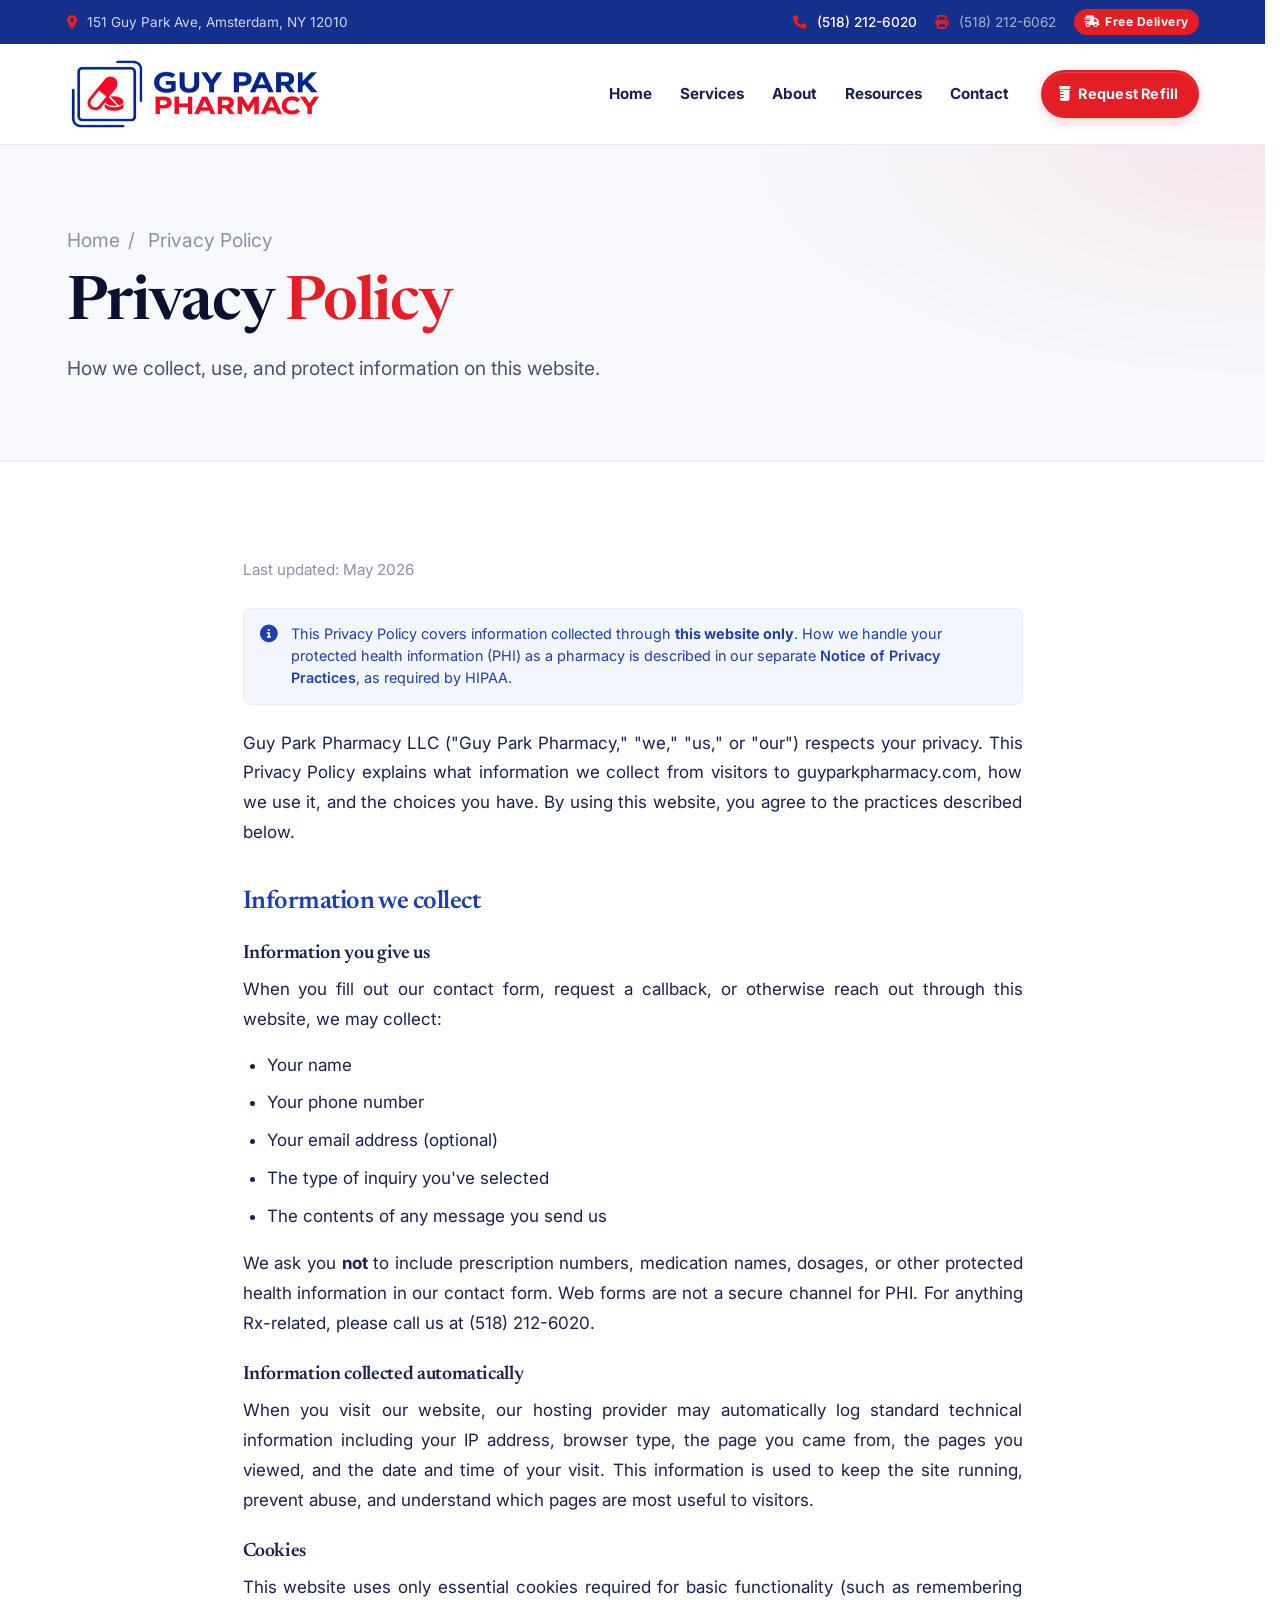
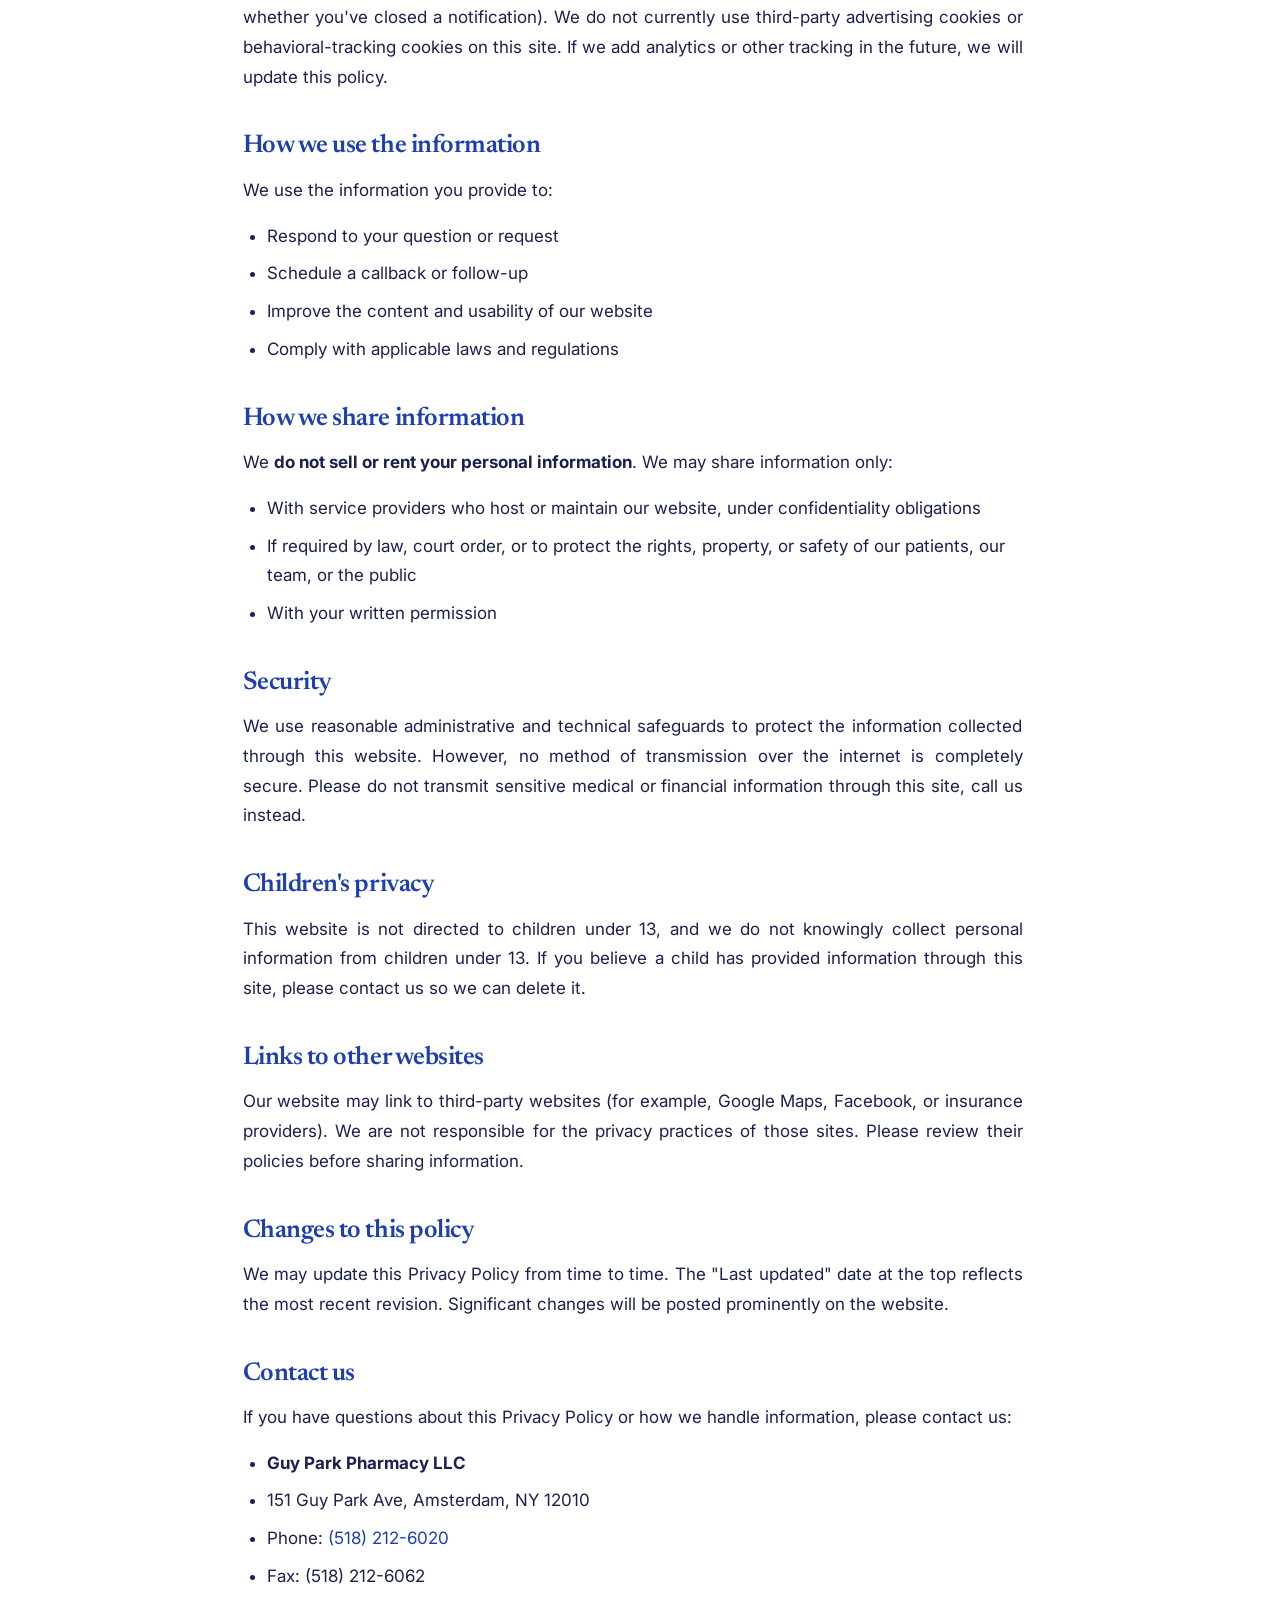
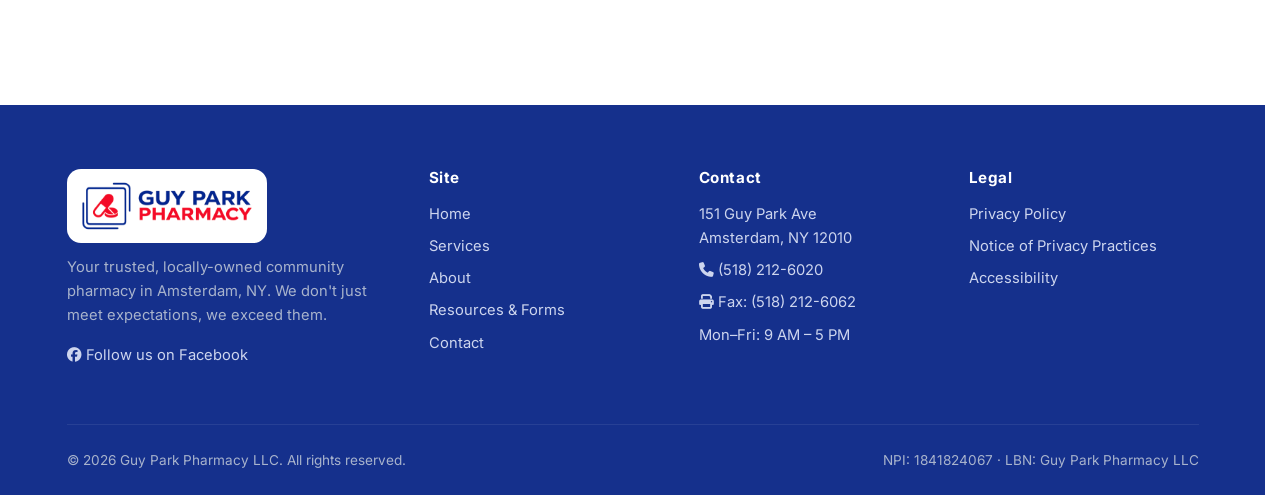
<file: privacy.html>
<!DOCTYPE html>
<html lang="en">
<head>
  <meta charset="UTF-8">
  <meta name="viewport" content="width=device-width, initial-scale=1.0">
  <title>Privacy Policy | Guy Park Pharmacy</title>
  <meta name="description" content="Guy Park Pharmacy's website privacy policy, what information we collect, how we use it, and how we protect it.">
  <link rel="canonical" href="https://guyparkpharmacy.com/privacy.html">
  <meta name="robots" content="index, follow, max-image-preview:large, max-snippet:-1">
  <meta name="author" content="Guy Park Pharmacy LLC">
  <meta name="theme-color" content="#1d3faf">
  <meta name="format-detection" content="telephone=yes">

  <!-- Geo targeting for local SEO -->
  <meta name="geo.region" content="US-NY">
  <meta name="geo.placename" content="Amsterdam, NY">
  <meta name="geo.position" content="42.944422;-74.198145">
  <meta name="ICBM" content="42.944422, -74.198145">

  <!-- Open Graph / Twitter -->
  <meta property="og:type" content="website">
  <meta property="og:title" content="Privacy Policy | Guy Park Pharmacy">
  <meta property="og:description" content="How Guy Park Pharmacy collects, uses, and protects information on this website.">
  <meta property="og:url" content="https://guyparkpharmacy.com/privacy.html">
  <meta property="og:image" content="https://guyparkpharmacy.com/assets/logo-full.png">
  <meta property="og:site_name" content="Guy Park Pharmacy">
  <meta property="og:locale" content="en_US">
  <meta name="twitter:card" content="summary_large_image">
  <meta name="twitter:image" content="https://guyparkpharmacy.com/assets/logo-full.png">

  <link rel="icon" type="image/png" href="assets/logo.png">
  <link rel="apple-touch-icon" href="assets/logo.png">

  <link rel="preconnect" href="https://fonts.googleapis.com">
  <link rel="preconnect" href="https://fonts.gstatic.com" crossorigin>
  <link href="https://fonts.googleapis.com/css2?family=Inter:wght@400;500;600;700;800&family=Newsreader:opsz,wght@6..72,400;6..72,500;6..72,600;6..72,700&display=swap" rel="stylesheet">
  <link rel="stylesheet" href="https://cdnjs.cloudflare.com/ajax/libs/font-awesome/6.4.0/css/all.min.css">
  <link rel="stylesheet" href="css/styles.css">

  <script type="application/ld+json">
  {
    "@context": "https://schema.org",
    "@type": "BreadcrumbList",
    "itemListElement": [
      { "@type": "ListItem", "position": 1, "name": "Home", "item": "https://guyparkpharmacy.com/" },
      { "@type": "ListItem", "position": 2, "name": "Privacy Policy", "item": "https://guyparkpharmacy.com/privacy.html" }
    ]
  }
  </script>

  <script type="application/ld+json">
  {
    "@context": "https://schema.org",
    "@type": "WebPage",
    "name": "Privacy Policy",
    "url": "https://guyparkpharmacy.com/privacy.html",
    "inLanguage": "en-US",
    "isPartOf": {
      "@type": "WebSite",
      "name": "Guy Park Pharmacy",
      "url": "https://guyparkpharmacy.com/"
    }
  }
  </script>

  <style>
    .legal-doc { max-width: 780px; margin: 0 auto; font-size: 1.0625rem; line-height: 1.75; }
    .legal-doc h2 { margin-top: 40px; margin-bottom: 14px; font-size: 1.6rem; color: var(--blue-800); }
    .legal-doc h3 { margin-top: 26px; margin-bottom: 10px; font-size: 1.2rem; color: var(--ink-700); }
    .legal-doc p, .legal-doc li { color: var(--ink-700); font-size: 1.0625rem; line-height: 1.75; }
    .legal-doc p { text-align: justify; hyphens: auto; -webkit-hyphens: auto; }
    .legal-doc ul { list-style: disc; padding-left: 24px; margin-bottom: 1.1rem; }
    .legal-doc li { margin-bottom: 8px; }
    .legal-doc .updated { color: var(--ink-300); font-size: .95rem; margin-bottom: 24px; text-align: left; }
  </style>
  <!-- Analytics (GA4) - configured in js/analytics.js -->
  <script src="js/analytics.js" defer></script>
</head>
<body>
  <a class="skip-link" href="#main">Skip to main content</a>

  <div class="topbar">
    <div class="container">
      <div><i class="fas fa-map-marker-alt"></i> 151 Guy Park Ave, Amsterdam, NY 12010</div>
      <div style="display:flex;gap:18px;align-items:center;flex-wrap:wrap;">
        <a href="tel:+15182126020"><i class="fas fa-phone"></i> (518) 212-6020</a>
        <span style="color:#a8b3cc;"><i class="fas fa-print" aria-hidden="true"></i> (518) 212-6062</span>
        <span class="delivery-pill"><i class="fas fa-truck-fast" aria-hidden="true"></i> Free Delivery</span>
      </div>
    </div>
  </div>

  <header class="site-header">
    <div class="container">
      <a href="index.html" class="brand" aria-label="Guy Park Pharmacy, home">
        <img src="assets/logo.png" alt="Guy Park Pharmacy, We don't just meet expectations, we exceed them.">
      </a>
      <button class="menu-toggle" aria-label="Toggle menu" aria-expanded="false" aria-controls="primary-nav">
        <i class="fas fa-bars" aria-hidden="true"></i>
      </button>
      <nav class="nav" id="primary-nav" aria-label="Primary">
        <a href="index.html">Home</a>
        <a href="services.html">Services</a>
        <a href="about.html">About</a>
        <a href="resources.html">Resources</a>
        <a href="contact.html">Contact</a>
        <a href="contact.html#refill" class="btn btn--accent nav-cta">
          <i class="fas fa-prescription-bottle" aria-hidden="true"></i>
          <span>Request Refill</span>
        </a>
      </nav>
    </div>
  </header>

  <main id="main">
    <section class="page-hero">
      <div class="container">
        <p class="crumbs"><a href="index.html">Home</a><span class="sep">/</span> Privacy Policy</p>
        <h1>Privacy <span class="accent">Policy</span></h1>
        <p>How we collect, use, and protect information on this website.</p>
      </div>
    </section>

    <section>
      <div class="container">
        <article class="legal-doc">
          <p class="updated">Last updated: May 2026</p>

          <div class="notice notice--info" style="margin-bottom:24px;">
            <i class="fas fa-circle-info" aria-hidden="true"></i>
            <div>This Privacy Policy covers information collected through <strong>this website only</strong>. How we handle your protected health information (PHI) as a pharmacy is described in our separate <a href="privacy-practices.html" style="font-weight:600;">Notice of Privacy Practices</a>, as required by HIPAA.</div>
          </div>

          <p>Guy Park Pharmacy LLC ("Guy Park Pharmacy," "we," "us," or "our") respects your privacy. This Privacy Policy explains what information we collect from visitors to guyparkpharmacy.com, how we use it, and the choices you have. By using this website, you agree to the practices described below.</p>

          <h2>Information we collect</h2>

          <h3>Information you give us</h3>
          <p>When you fill out our contact form, request a callback, or otherwise reach out through this website, we may collect:</p>
          <ul>
            <li>Your name</li>
            <li>Your phone number</li>
            <li>Your email address (optional)</li>
            <li>The type of inquiry you've selected</li>
            <li>The contents of any message you send us</li>
          </ul>
          <p>We ask you <strong>not</strong> to include prescription numbers, medication names, dosages, or other protected health information in our contact form. Web forms are not a secure channel for PHI. For anything Rx-related, please call us at (518) 212-6020.</p>

          <h3>Information collected automatically</h3>
          <p>When you visit our website, our hosting provider may automatically log standard technical information including your IP address, browser type, the page you came from, the pages you viewed, and the date and time of your visit. This information is used to keep the site running, prevent abuse, and understand which pages are most useful to visitors.</p>

          <h3>Cookies</h3>
          <p>This website uses only essential cookies required for basic functionality (such as remembering whether you've closed a notification). We do not currently use third-party advertising cookies or behavioral-tracking cookies on this site. If we add analytics or other tracking in the future, we will update this policy.</p>

          <h2>How we use the information</h2>
          <p>We use the information you provide to:</p>
          <ul>
            <li>Respond to your question or request</li>
            <li>Schedule a callback or follow-up</li>
            <li>Improve the content and usability of our website</li>
            <li>Comply with applicable laws and regulations</li>
          </ul>

          <h2>How we share information</h2>
          <p>We <strong>do not sell or rent your personal information</strong>. We may share information only:</p>
          <ul>
            <li>With service providers who host or maintain our website, under confidentiality obligations</li>
            <li>If required by law, court order, or to protect the rights, property, or safety of our patients, our team, or the public</li>
            <li>With your written permission</li>
          </ul>

          <h2>Security</h2>
          <p>We use reasonable administrative and technical safeguards to protect the information collected through this website. However, no method of transmission over the internet is completely secure. Please do not transmit sensitive medical or financial information through this site, call us instead.</p>

          <h2>Children's privacy</h2>
          <p>This website is not directed to children under 13, and we do not knowingly collect personal information from children under 13. If you believe a child has provided information through this site, please contact us so we can delete it.</p>

          <h2>Links to other websites</h2>
          <p>Our website may link to third-party websites (for example, Google Maps, Facebook, or insurance providers). We are not responsible for the privacy practices of those sites. Please review their policies before sharing information.</p>

          <h2>Changes to this policy</h2>
          <p>We may update this Privacy Policy from time to time. The "Last updated" date at the top reflects the most recent revision. Significant changes will be posted prominently on the website.</p>

          <h2>Contact us</h2>
          <p>If you have questions about this Privacy Policy or how we handle information, please contact us:</p>
          <ul>
            <li><strong>Guy Park Pharmacy LLC</strong></li>
            <li>151 Guy Park Ave, Amsterdam, NY 12010</li>
            <li>Phone: <a href="tel:+15182126020">(518) 212-6020</a></li>
            <li>Fax: (518) 212-6062</li>
          </ul>
        </article>
      </div>
    </section>
  </main>

  <footer class="site-footer">
    <div class="container">
      <div class="footer-grid">
        <div class="brand-block">
          <img src="assets/logo.png" alt="Guy Park Pharmacy logo">
          <p>Your trusted, locally-owned community pharmacy in Amsterdam, NY. We don't just meet expectations, we exceed them.</p>
          <p style="margin-top:14px;">
            <a href="https://www.facebook.com/GuyParkPharmacy/" target="_blank" rel="noopener noreferrer" aria-label="Follow Guy Park Pharmacy on Facebook">
              <i class="fab fa-facebook" aria-hidden="true"></i> Follow us on Facebook
            </a>
          </p>
        </div>
        <div>
          <h4>Site</h4>
          <ul>
            <li><a href="index.html">Home</a></li>
            <li><a href="services.html">Services</a></li>
            <li><a href="about.html">About</a></li>
            <li><a href="resources.html">Resources &amp; Forms</a></li>
            <li><a href="contact.html">Contact</a></li>
          </ul>
        </div>
        <div>
          <h4>Contact</h4>
          <ul>
            <li>151 Guy Park Ave<br>Amsterdam, NY 12010</li>
            <li><a href="tel:+15182126020"><i class="fas fa-phone" aria-hidden="true"></i> (518) 212-6020</a></li>
            <li><i class="fas fa-print" aria-hidden="true"></i> Fax: (518) 212-6062</li>
            <li>Mon–Fri: 9 AM – 5 PM</li>
          </ul>
        </div>
        <div>
          <h4>Legal</h4>
          <ul>
            <li><a href="privacy.html">Privacy Policy</a></li>
            <li><a href="privacy-practices.html">Notice of Privacy Practices</a></li>
            <li><a href="#main">Accessibility</a></li>
          </ul>
        </div>
      </div>
      <div class="footer-bar">
        <div>&copy; <script>document.write(new Date().getFullYear())</script> Guy Park Pharmacy LLC. All rights reserved.</div>
        <div>NPI: 1841824067 · LBN: Guy Park Pharmacy LLC</div>
      </div>
    </div>
  </footer>

  <script src="js/main.js"></script>
</body>
</html>
</file>
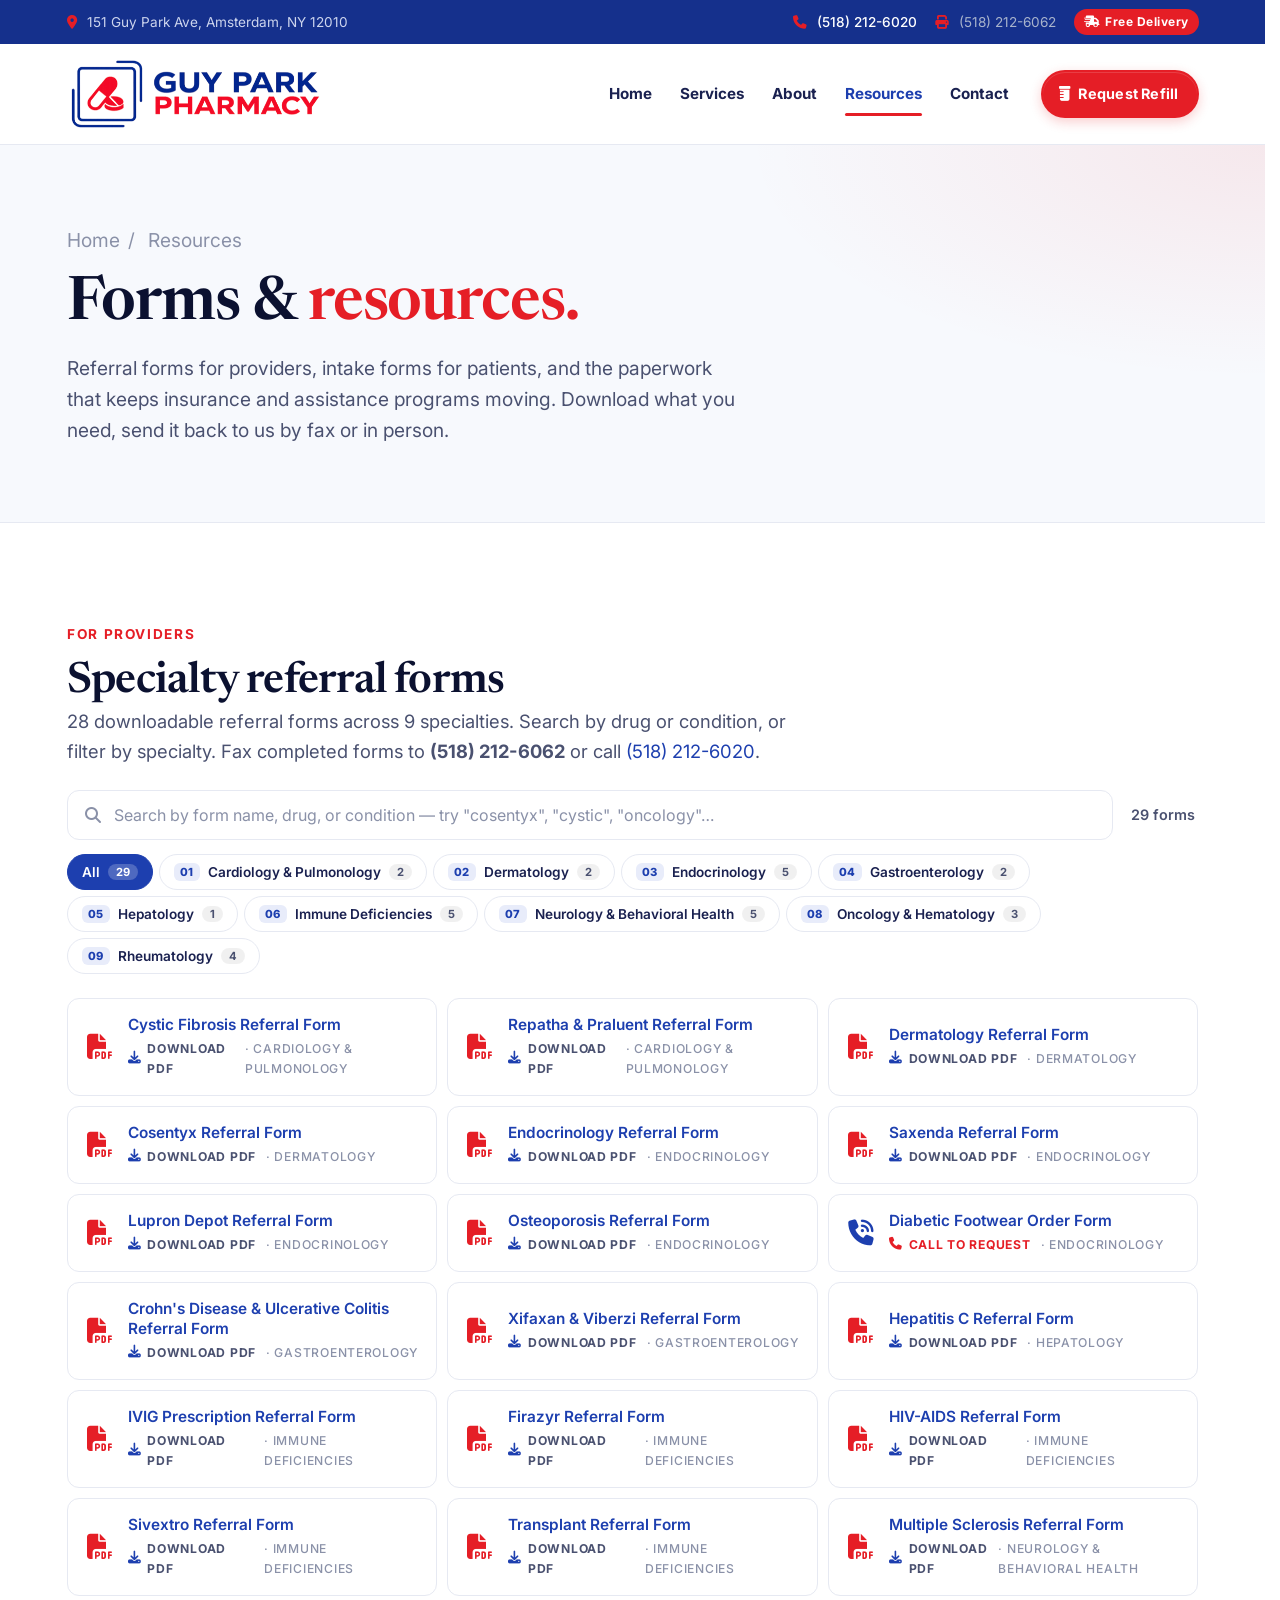
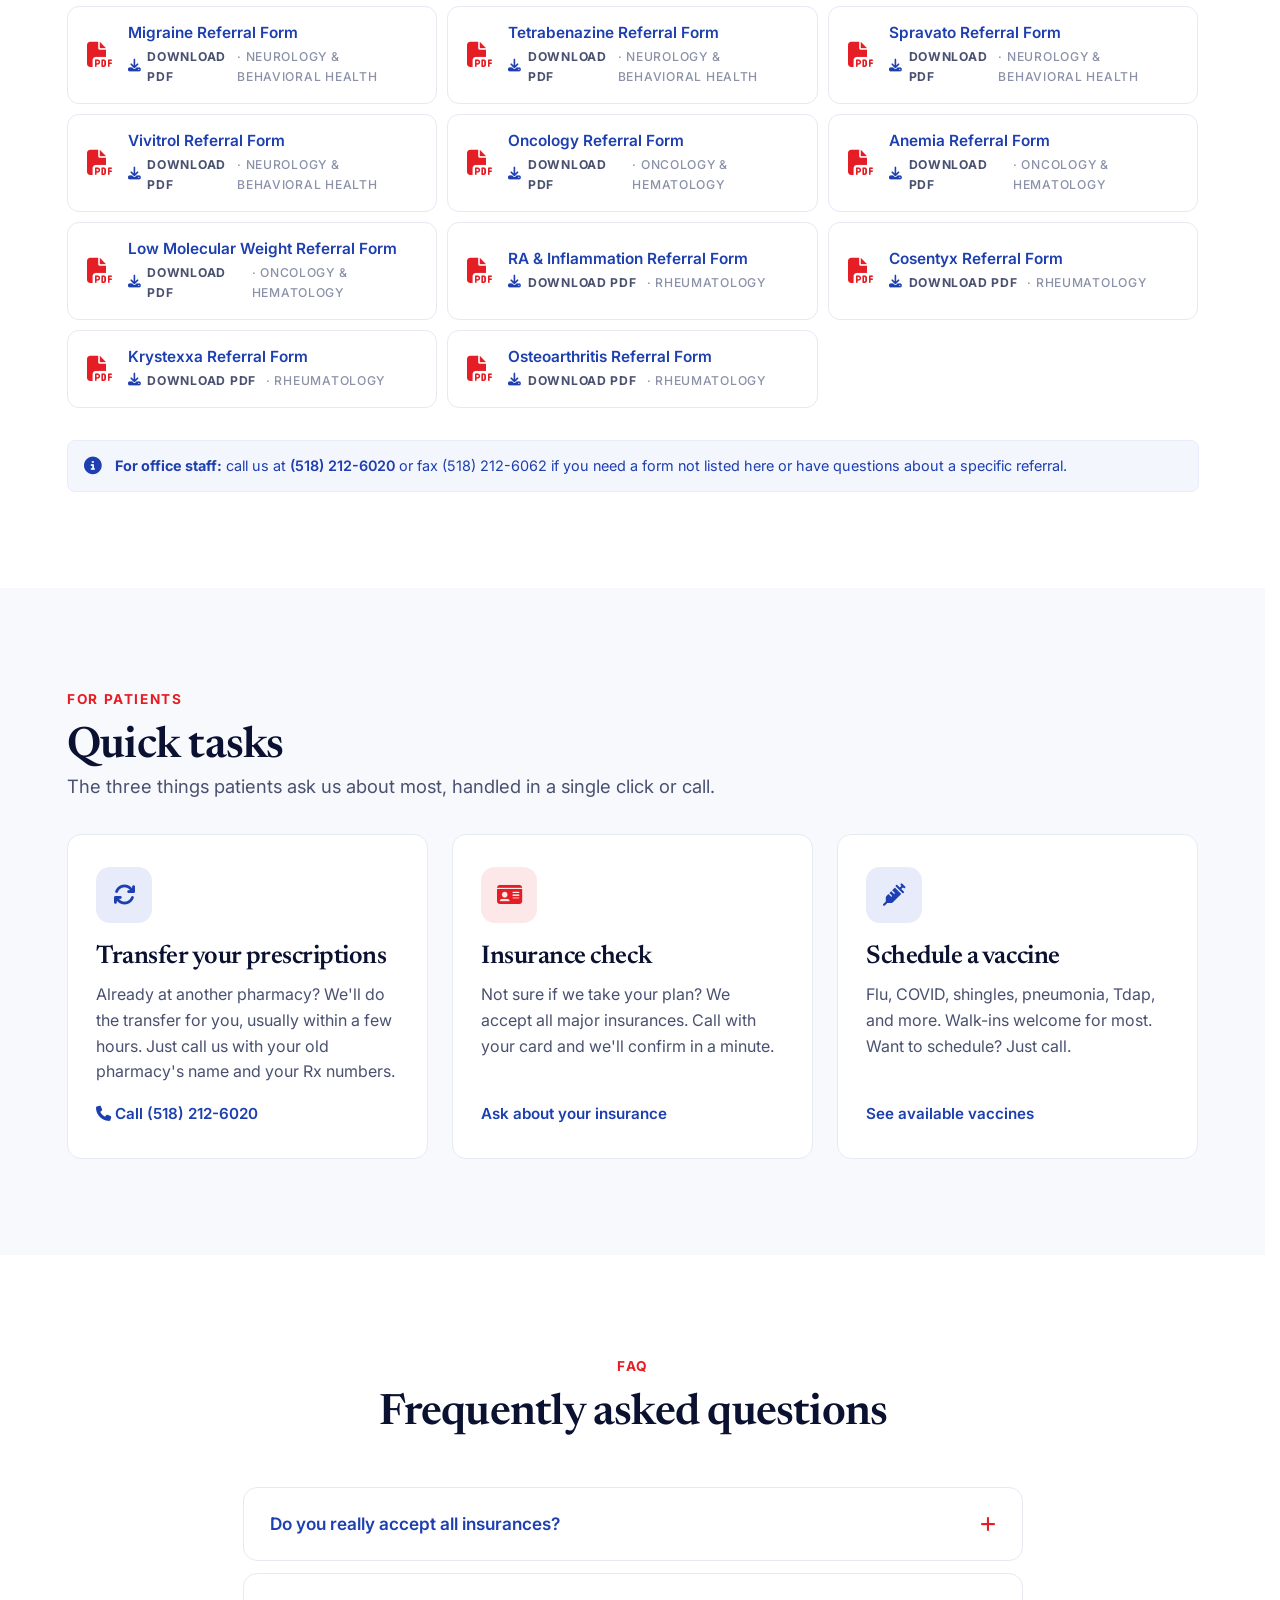
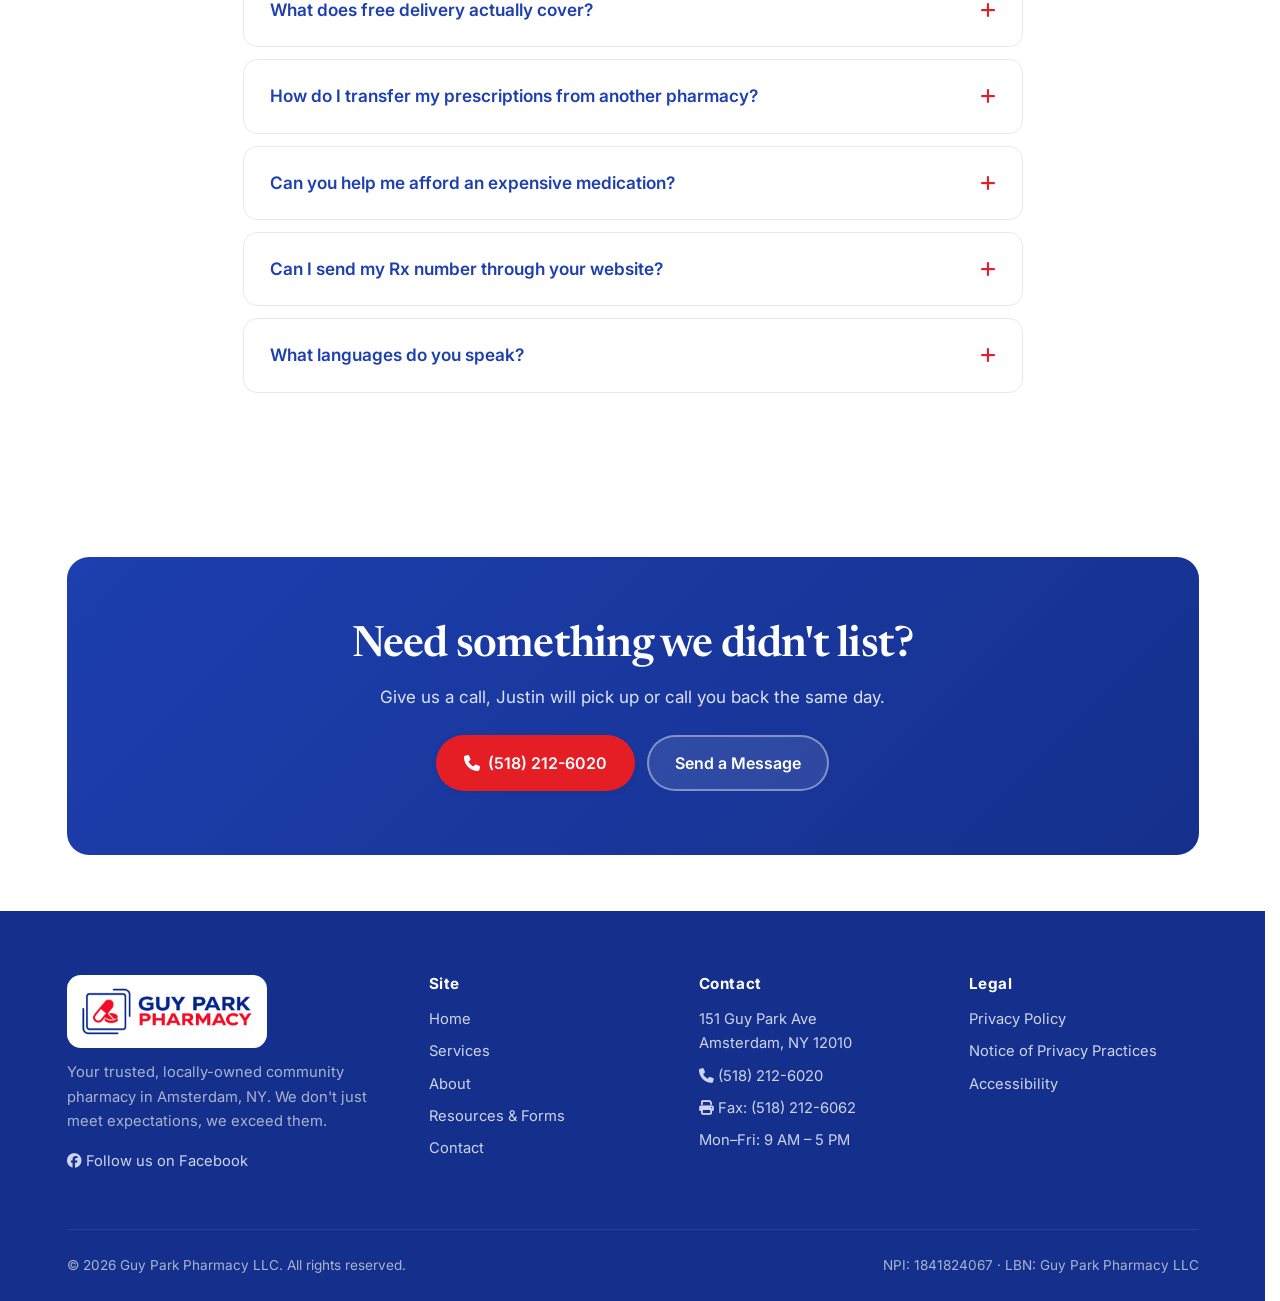
<file: resources.html>
<!DOCTYPE html>
<html lang="en">
<head>
  <meta charset="UTF-8">
  <meta name="viewport" content="width=device-width, initial-scale=1.0">
  <title>Forms &amp; Resources | Guy Park Pharmacy</title>
  <meta name="description" content="Download referral forms, prescription intake forms, prior authorization forms, and financial assistance forms from Guy Park Pharmacy in Amsterdam, NY.">
  <link rel="canonical" href="https://guyparkpharmacy.com/resources.html">

  <meta property="og:type" content="website">
  <meta property="og:title" content="Forms &amp; Resources | Guy Park Pharmacy">
  <meta property="og:description" content="Referral, intake, prior authorization, and financial-assistance forms for providers and patients.">
  <meta property="og:url" content="https://guyparkpharmacy.com/resources.html">
  <meta property="og:image" content="https://guyparkpharmacy.com/assets/logo-full.png">
  <meta name="twitter:card" content="summary_large_image">

  <meta name="robots" content="index, follow, max-image-preview:large, max-snippet:-1">
  <meta name="author" content="Guy Park Pharmacy LLC">
  <meta name="theme-color" content="#1d3faf">
  <meta name="format-detection" content="telephone=yes">

  <!-- Geo targeting for local SEO -->
  <meta name="geo.region" content="US-NY">
  <meta name="geo.placename" content="Amsterdam, NY">
  <meta name="geo.position" content="42.944422;-74.198145">
  <meta name="ICBM" content="42.944422, -74.198145">

  <!-- Open Graph / Twitter — site-wide values -->
  <meta property="og:site_name" content="Guy Park Pharmacy">
  <meta property="og:locale" content="en_US">
  <meta name="twitter:image" content="https://guyparkpharmacy.com/assets/logo-full.png">


  <link rel="icon" type="image/png" href="assets/logo.png">
  <link rel="apple-touch-icon" href="assets/logo.png">

  <link rel="preconnect" href="https://fonts.googleapis.com">
  <link rel="preconnect" href="https://fonts.gstatic.com" crossorigin>
  <link href="https://fonts.googleapis.com/css2?family=Inter:wght@400;500;600;700;800&family=Newsreader:opsz,wght@6..72,400;6..72,500;6..72,600;6..72,700&display=swap" rel="stylesheet">
  <link rel="stylesheet" href="https://cdnjs.cloudflare.com/ajax/libs/font-awesome/6.4.0/css/all.min.css">
  <link rel="stylesheet" href="css/styles.css">

  <!-- BreadcrumbList -->
  <script type="application/ld+json">
  {
    "@context": "https://schema.org",
    "@type": "BreadcrumbList",
    "itemListElement": [
      { "@type": "ListItem", "position": 1, "name": "Home", "item": "https://guyparkpharmacy.com/" },
      { "@type": "ListItem", "position": 2, "name": "Resources", "item": "https://guyparkpharmacy.com/resources.html" }
    ]
  }
  </script>

  <!-- FAQPage — eligible for FAQ rich results in search -->
  <script type="application/ld+json">
  {
    "@context": "https://schema.org",
    "@type": "FAQPage",
    "mainEntity": [
      {
        "@type": "Question",
        "name": "Do you really accept all insurances?",
        "acceptedAnswer": {
          "@type": "Answer",
          "text": "We're in-network with Medicare Part D, Medicaid, MVP, CDPHP, Fidelis, Aetna, BCBS, Cigna, Express Scripts, OptumRx, and essentially every major commercial plan. If you have a less-common plan, call us with your card and we'll verify in a minute."
        }
      },
      {
        "@type": "Question",
        "name": "What does free delivery actually cover?",
        "acceptedAnswer": {
          "@type": "Answer",
          "text": "Free delivery means no fees, no minimum order, and no membership required. We deliver throughout Amsterdam and surrounding Mohawk Valley communities. Call us before 2 PM for same-day delivery; later calls go out the next business day."
        }
      },
      {
        "@type": "Question",
        "name": "How do I transfer my prescriptions from another pharmacy?",
        "acceptedAnswer": {
          "@type": "Answer",
          "text": "Call us at (518) 212-6020 with the name of your current pharmacy and the medications or Rx numbers you want to move. We'll handle the rest, calling the other pharmacy, coordinating with your doctor if needed, and letting you know when your prescriptions are ready."
        }
      },
      {
        "@type": "Question",
        "name": "Can you help me afford an expensive medication?",
        "acceptedAnswer": {
          "@type": "Answer",
          "text": "Yes. We actively search for manufacturer coupons, foundation grants, and patient-assistance programs. If a price quote feels too high, don't walk away, call us. We've helped patients save hundreds of dollars on a single prescription at no extra cost."
        }
      },
      {
        "@type": "Question",
        "name": "Can I send my Rx number through your website?",
        "acceptedAnswer": {
          "@type": "Answer",
          "text": "Please don't. Web forms and email are not secure ways to send protected health information. For anything Rx-specific, refills, dosage questions, prescription numbers, please call us at (518) 212-6020. Use our contact form only for general questions."
        }
      },
      {
        "@type": "Question",
        "name": "What languages do you speak?",
        "acceptedAnswer": {
          "@type": "Answer",
          "text": "Our team speaks English, Spanish, and Italian. Just let us know which language you'd prefer when you call or stop by, and we'll make sure you're comfortable."
        }
      }
    ]
  }
  </script>
  <!-- Analytics (GA4) - configured in js/analytics.js -->
  <script src="js/analytics.js" defer></script>
</head>
<body>
  <a class="skip-link" href="#main">Skip to main content</a>

  <div class="topbar">
    <div class="container">
      <div><i class="fas fa-map-marker-alt"></i> 151 Guy Park Ave, Amsterdam, NY 12010</div>
      <div style="display:flex;gap:18px;align-items:center;flex-wrap:wrap;">
        <a href="tel:+15182126020"><i class="fas fa-phone"></i> (518) 212-6020</a>
        <span style="color:#a8b3cc;"><i class="fas fa-print" aria-hidden="true"></i> (518) 212-6062</span>
        <span class="delivery-pill"><i class="fas fa-truck-fast" aria-hidden="true"></i> Free Delivery</span>
      </div>
    </div>
  </div>

  <header class="site-header">
    <div class="container">
      <a href="index.html" class="brand" aria-label="Guy Park Pharmacy, home">
        <img src="assets/logo.png" alt="Guy Park Pharmacy, We don't just meet expectations, we exceed them.">
      </a>
      <button class="menu-toggle" aria-label="Toggle menu" aria-expanded="false" aria-controls="primary-nav">
        <i class="fas fa-bars" aria-hidden="true"></i>
      </button>
      <nav class="nav" id="primary-nav" aria-label="Primary">
        <a href="index.html">Home</a>
        <a href="services.html">Services</a>
        <a href="about.html">About</a>
        <a href="resources.html">Resources</a>
        <a href="contact.html">Contact</a>
        <a href="contact.html#refill" class="btn btn--accent nav-cta">
          <i class="fas fa-prescription-bottle" aria-hidden="true"></i>
          <span>Request Refill</span>
        </a>
      </nav>
    </div>
  </header>

  <main id="main">
    <section class="page-hero">
      <div class="container">
        <p class="crumbs"><a href="index.html">Home</a><span class="sep">/</span> Resources</p>
        <h1>Forms &amp; <span class="accent">resources.</span></h1>
        <p>Referral forms for providers, intake forms for patients, and the paperwork that keeps insurance and assistance programs moving. Download what you need, send it back to us by fax or in person.</p>
      </div>
    </section>

    <!-- Referral Forms -->
    <section id="referral-forms">
      <div class="container">
        <div class="section-header" style="text-align:left;max-width:none;margin-bottom:24px;">
          <span class="eyebrow">For providers</span>
          <h2>Specialty referral forms</h2>
          <p style="max-width:720px;">28 downloadable referral forms across 9 specialties. Search by drug or condition, or filter by specialty. Fax completed forms to <strong class="no-wrap">(518) 212-6062</strong> or call <a href="tel:+15182126020">(518) 212-6020</a>.</p>
        </div>

        <div class="search-row">
          <i class="fas fa-magnifying-glass search-icon" aria-hidden="true"></i>
          <input type="search" class="search-input" id="formSearch" placeholder="Search by form name, drug, or condition — try &quot;cosentyx&quot;, &quot;cystic&quot;, &quot;oncology&quot;…" aria-label="Search forms" autocomplete="off">
          <span class="search-count" id="formCount">29 forms</span>
        </div>

        <div class="chip-row" id="formFilter" role="tablist" aria-label="Filter by specialty">
          <button type="button" class="chip active" data-filter="all">All <span class="chip-count">29</span></button>
          <button type="button" class="chip" data-filter="cardiology"><span class="chip-num">01</span> Cardiology & Pulmonology <span class="chip-count">2</span></button>
          <button type="button" class="chip" data-filter="dermatology"><span class="chip-num">02</span> Dermatology <span class="chip-count">2</span></button>
          <button type="button" class="chip" data-filter="endocrinology"><span class="chip-num">03</span> Endocrinology <span class="chip-count">5</span></button>
          <button type="button" class="chip" data-filter="gastroenterology"><span class="chip-num">04</span> Gastroenterology <span class="chip-count">2</span></button>
          <button type="button" class="chip" data-filter="hepatology"><span class="chip-num">05</span> Hepatology <span class="chip-count">1</span></button>
          <button type="button" class="chip" data-filter="immune"><span class="chip-num">06</span> Immune Deficiencies <span class="chip-count">5</span></button>
          <button type="button" class="chip" data-filter="neurology"><span class="chip-num">07</span> Neurology & Behavioral Health <span class="chip-count">5</span></button>
          <button type="button" class="chip" data-filter="oncology"><span class="chip-num">08</span> Oncology & Hematology <span class="chip-count">3</span></button>
          <button type="button" class="chip" data-filter="rheumatology"><span class="chip-num">09</span> Rheumatology <span class="chip-count">4</span></button>
        </div>

        <div class="search-list" id="formList">
          <a href="Forms%20for%20GUY%20PARK/01%20-%20Cardiology%20%26%20Pulmonology/Cystic%20Fibrosis%20Referral%20Form.pdf" class="doc-card" target="_blank" rel="noopener" data-spec="cardiology" data-name="cystic fibrosis referral form cardiology & pulmonology" aria-label="Download Cystic Fibrosis Referral Form (PDF)">
            <i class="fas fa-file-pdf" aria-hidden="true"></i>
            <span class="meta">
              <strong>Cystic Fibrosis Referral Form</strong>
              <span class="action"><i class="fas fa-download" aria-hidden="true"></i> Download PDF <span class="search-spec">· Cardiology & Pulmonology</span></span>
            </span>
          </a>
          <a href="Forms%20for%20GUY%20PARK/01%20-%20Cardiology%20%26%20Pulmonology/Repatha%20%26%20Praluent%20Referral%20Form.pdf" class="doc-card" target="_blank" rel="noopener" data-spec="cardiology" data-name="repatha & praluent referral form cardiology & pulmonology" aria-label="Download Repatha & Praluent Referral Form (PDF)">
            <i class="fas fa-file-pdf" aria-hidden="true"></i>
            <span class="meta">
              <strong>Repatha & Praluent Referral Form</strong>
              <span class="action"><i class="fas fa-download" aria-hidden="true"></i> Download PDF <span class="search-spec">· Cardiology & Pulmonology</span></span>
            </span>
          </a>
          <a href="Forms%20for%20GUY%20PARK/02%20-%20Dermatology/Dermatology%20Referral%20Form.pdf" class="doc-card" target="_blank" rel="noopener" data-spec="dermatology" data-name="dermatology referral form dermatology" aria-label="Download Dermatology Referral Form (PDF)">
            <i class="fas fa-file-pdf" aria-hidden="true"></i>
            <span class="meta">
              <strong>Dermatology Referral Form</strong>
              <span class="action"><i class="fas fa-download" aria-hidden="true"></i> Download PDF <span class="search-spec">· Dermatology</span></span>
            </span>
          </a>
          <a href="Forms%20for%20GUY%20PARK/02%20-%20Dermatology/Cosentyx%20Referral%20Form.pdf" class="doc-card" target="_blank" rel="noopener" data-spec="dermatology" data-name="cosentyx referral form dermatology" aria-label="Download Cosentyx Referral Form (PDF)">
            <i class="fas fa-file-pdf" aria-hidden="true"></i>
            <span class="meta">
              <strong>Cosentyx Referral Form</strong>
              <span class="action"><i class="fas fa-download" aria-hidden="true"></i> Download PDF <span class="search-spec">· Dermatology</span></span>
            </span>
          </a>
          <a href="Forms%20for%20GUY%20PARK/03%20-%20Endocrinology/Endocrinology%20Referral%20Form.pdf" class="doc-card" target="_blank" rel="noopener" data-spec="endocrinology" data-name="endocrinology referral form endocrinology" aria-label="Download Endocrinology Referral Form (PDF)">
            <i class="fas fa-file-pdf" aria-hidden="true"></i>
            <span class="meta">
              <strong>Endocrinology Referral Form</strong>
              <span class="action"><i class="fas fa-download" aria-hidden="true"></i> Download PDF <span class="search-spec">· Endocrinology</span></span>
            </span>
          </a>
          <a href="Forms%20for%20GUY%20PARK/03%20-%20Endocrinology/Saxenda%20Referral%20Form.pdf" class="doc-card" target="_blank" rel="noopener" data-spec="endocrinology" data-name="saxenda referral form endocrinology" aria-label="Download Saxenda Referral Form (PDF)">
            <i class="fas fa-file-pdf" aria-hidden="true"></i>
            <span class="meta">
              <strong>Saxenda Referral Form</strong>
              <span class="action"><i class="fas fa-download" aria-hidden="true"></i> Download PDF <span class="search-spec">· Endocrinology</span></span>
            </span>
          </a>
          <a href="Forms%20for%20GUY%20PARK/03%20-%20Endocrinology/Lupron%20Depot%20Referral%20Form.pdf" class="doc-card" target="_blank" rel="noopener" data-spec="endocrinology" data-name="lupron depot referral form endocrinology" aria-label="Download Lupron Depot Referral Form (PDF)">
            <i class="fas fa-file-pdf" aria-hidden="true"></i>
            <span class="meta">
              <strong>Lupron Depot Referral Form</strong>
              <span class="action"><i class="fas fa-download" aria-hidden="true"></i> Download PDF <span class="search-spec">· Endocrinology</span></span>
            </span>
          </a>
          <a href="Forms%20for%20GUY%20PARK/03%20-%20Endocrinology/Osteoporosis%20Referral%20Form.pdf" class="doc-card" target="_blank" rel="noopener" data-spec="endocrinology" data-name="osteoporosis referral form endocrinology" aria-label="Download Osteoporosis Referral Form (PDF)">
            <i class="fas fa-file-pdf" aria-hidden="true"></i>
            <span class="meta">
              <strong>Osteoporosis Referral Form</strong>
              <span class="action"><i class="fas fa-download" aria-hidden="true"></i> Download PDF <span class="search-spec">· Endocrinology</span></span>
            </span>
          </a>
          <a href="tel:+15182126020" class="doc-card doc-card--call" data-spec="endocrinology" data-name="diabetic footwear order form endocrinology" aria-label="Call to request Diabetic Footwear Order Form">
            <i class="fas fa-phone-volume" aria-hidden="true"></i>
            <span class="meta">
              <strong>Diabetic Footwear Order Form</strong>
              <span class="action"><i class="fas fa-phone" aria-hidden="true"></i> Call to request <span class="search-spec">· Endocrinology</span></span>
            </span>
          </a>
          <a href="Forms%20for%20GUY%20PARK/04%20-%20Gastroenterology/Crohns%20Disease%20%26%20Ulcerative%20Colitis%20Referral%20Form.pdf" class="doc-card" target="_blank" rel="noopener" data-spec="gastroenterology" data-name="crohn's disease & ulcerative colitis referral form gastroenterology" aria-label="Download Crohn's Disease & Ulcerative Colitis Referral Form (PDF)">
            <i class="fas fa-file-pdf" aria-hidden="true"></i>
            <span class="meta">
              <strong>Crohn's Disease & Ulcerative Colitis Referral Form</strong>
              <span class="action"><i class="fas fa-download" aria-hidden="true"></i> Download PDF <span class="search-spec">· Gastroenterology</span></span>
            </span>
          </a>
          <a href="Forms%20for%20GUY%20PARK/04%20-%20Gastroenterology/Xifaxan%20%26%20Viberzi%20Referral%20Form.pdf" class="doc-card" target="_blank" rel="noopener" data-spec="gastroenterology" data-name="xifaxan & viberzi referral form gastroenterology" aria-label="Download Xifaxan & Viberzi Referral Form (PDF)">
            <i class="fas fa-file-pdf" aria-hidden="true"></i>
            <span class="meta">
              <strong>Xifaxan & Viberzi Referral Form</strong>
              <span class="action"><i class="fas fa-download" aria-hidden="true"></i> Download PDF <span class="search-spec">· Gastroenterology</span></span>
            </span>
          </a>
          <a href="Forms%20for%20GUY%20PARK/05%20-%20Hepatology/Hepatitis%20C%20Referral%20Form.pdf" class="doc-card" target="_blank" rel="noopener" data-spec="hepatology" data-name="hepatitis c referral form hepatology" aria-label="Download Hepatitis C Referral Form (PDF)">
            <i class="fas fa-file-pdf" aria-hidden="true"></i>
            <span class="meta">
              <strong>Hepatitis C Referral Form</strong>
              <span class="action"><i class="fas fa-download" aria-hidden="true"></i> Download PDF <span class="search-spec">· Hepatology</span></span>
            </span>
          </a>
          <a href="Forms%20for%20GUY%20PARK/06%20-%20Immune%20Deficiencies/IVIG%20Prescription%20Referral%20Form.pdf" class="doc-card" target="_blank" rel="noopener" data-spec="immune" data-name="ivig prescription referral form immune deficiencies" aria-label="Download IVIG Prescription Referral Form (PDF)">
            <i class="fas fa-file-pdf" aria-hidden="true"></i>
            <span class="meta">
              <strong>IVIG Prescription Referral Form</strong>
              <span class="action"><i class="fas fa-download" aria-hidden="true"></i> Download PDF <span class="search-spec">· Immune Deficiencies</span></span>
            </span>
          </a>
          <a href="Forms%20for%20GUY%20PARK/06%20-%20Immune%20Deficiencies/Firazyr%20Referral%20Form.pdf" class="doc-card" target="_blank" rel="noopener" data-spec="immune" data-name="firazyr referral form immune deficiencies" aria-label="Download Firazyr Referral Form (PDF)">
            <i class="fas fa-file-pdf" aria-hidden="true"></i>
            <span class="meta">
              <strong>Firazyr Referral Form</strong>
              <span class="action"><i class="fas fa-download" aria-hidden="true"></i> Download PDF <span class="search-spec">· Immune Deficiencies</span></span>
            </span>
          </a>
          <a href="Forms%20for%20GUY%20PARK/06%20-%20Immune%20Deficiencies/HIV-AIDS%20Referral%20Form.pdf" class="doc-card" target="_blank" rel="noopener" data-spec="immune" data-name="hiv-aids referral form immune deficiencies" aria-label="Download HIV-AIDS Referral Form (PDF)">
            <i class="fas fa-file-pdf" aria-hidden="true"></i>
            <span class="meta">
              <strong>HIV-AIDS Referral Form</strong>
              <span class="action"><i class="fas fa-download" aria-hidden="true"></i> Download PDF <span class="search-spec">· Immune Deficiencies</span></span>
            </span>
          </a>
          <a href="Forms%20for%20GUY%20PARK/06%20-%20Immune%20Deficiencies/Sivextro%20Referral%20Form.pdf" class="doc-card" target="_blank" rel="noopener" data-spec="immune" data-name="sivextro referral form immune deficiencies" aria-label="Download Sivextro Referral Form (PDF)">
            <i class="fas fa-file-pdf" aria-hidden="true"></i>
            <span class="meta">
              <strong>Sivextro Referral Form</strong>
              <span class="action"><i class="fas fa-download" aria-hidden="true"></i> Download PDF <span class="search-spec">· Immune Deficiencies</span></span>
            </span>
          </a>
          <a href="Forms%20for%20GUY%20PARK/06%20-%20Immune%20Deficiencies/Transplant%20Referral%20Form.pdf" class="doc-card" target="_blank" rel="noopener" data-spec="immune" data-name="transplant referral form immune deficiencies" aria-label="Download Transplant Referral Form (PDF)">
            <i class="fas fa-file-pdf" aria-hidden="true"></i>
            <span class="meta">
              <strong>Transplant Referral Form</strong>
              <span class="action"><i class="fas fa-download" aria-hidden="true"></i> Download PDF <span class="search-spec">· Immune Deficiencies</span></span>
            </span>
          </a>
          <a href="Forms%20for%20GUY%20PARK/07%20-%20Neurology%20%26%20Behavioral%20Health/Multiple%20Sclerosis%20Referral%20Form.pdf" class="doc-card" target="_blank" rel="noopener" data-spec="neurology" data-name="multiple sclerosis referral form neurology & behavioral health" aria-label="Download Multiple Sclerosis Referral Form (PDF)">
            <i class="fas fa-file-pdf" aria-hidden="true"></i>
            <span class="meta">
              <strong>Multiple Sclerosis Referral Form</strong>
              <span class="action"><i class="fas fa-download" aria-hidden="true"></i> Download PDF <span class="search-spec">· Neurology & Behavioral Health</span></span>
            </span>
          </a>
          <a href="Forms%20for%20GUY%20PARK/07%20-%20Neurology%20%26%20Behavioral%20Health/Migraine%20Referral%20Form.pdf" class="doc-card" target="_blank" rel="noopener" data-spec="neurology" data-name="migraine referral form neurology & behavioral health" aria-label="Download Migraine Referral Form (PDF)">
            <i class="fas fa-file-pdf" aria-hidden="true"></i>
            <span class="meta">
              <strong>Migraine Referral Form</strong>
              <span class="action"><i class="fas fa-download" aria-hidden="true"></i> Download PDF <span class="search-spec">· Neurology & Behavioral Health</span></span>
            </span>
          </a>
          <a href="Forms%20for%20GUY%20PARK/07%20-%20Neurology%20%26%20Behavioral%20Health/Tetrabenazine%20Referral%20Form.pdf" class="doc-card" target="_blank" rel="noopener" data-spec="neurology" data-name="tetrabenazine referral form neurology & behavioral health" aria-label="Download Tetrabenazine Referral Form (PDF)">
            <i class="fas fa-file-pdf" aria-hidden="true"></i>
            <span class="meta">
              <strong>Tetrabenazine Referral Form</strong>
              <span class="action"><i class="fas fa-download" aria-hidden="true"></i> Download PDF <span class="search-spec">· Neurology & Behavioral Health</span></span>
            </span>
          </a>
          <a href="Forms%20for%20GUY%20PARK/07%20-%20Neurology%20%26%20Behavioral%20Health/Spravato%20Referral%20Form.pdf" class="doc-card" target="_blank" rel="noopener" data-spec="neurology" data-name="spravato referral form neurology & behavioral health" aria-label="Download Spravato Referral Form (PDF)">
            <i class="fas fa-file-pdf" aria-hidden="true"></i>
            <span class="meta">
              <strong>Spravato Referral Form</strong>
              <span class="action"><i class="fas fa-download" aria-hidden="true"></i> Download PDF <span class="search-spec">· Neurology & Behavioral Health</span></span>
            </span>
          </a>
          <a href="Forms%20for%20GUY%20PARK/07%20-%20Neurology%20%26%20Behavioral%20Health/Vivitrol%20Referral%20Form.pdf" class="doc-card" target="_blank" rel="noopener" data-spec="neurology" data-name="vivitrol referral form neurology & behavioral health" aria-label="Download Vivitrol Referral Form (PDF)">
            <i class="fas fa-file-pdf" aria-hidden="true"></i>
            <span class="meta">
              <strong>Vivitrol Referral Form</strong>
              <span class="action"><i class="fas fa-download" aria-hidden="true"></i> Download PDF <span class="search-spec">· Neurology & Behavioral Health</span></span>
            </span>
          </a>
          <a href="Forms%20for%20GUY%20PARK/08%20-%20Oncology%20%26%20Hematology/Oncology%20Referral%20Form.pdf" class="doc-card" target="_blank" rel="noopener" data-spec="oncology" data-name="oncology referral form oncology & hematology" aria-label="Download Oncology Referral Form (PDF)">
            <i class="fas fa-file-pdf" aria-hidden="true"></i>
            <span class="meta">
              <strong>Oncology Referral Form</strong>
              <span class="action"><i class="fas fa-download" aria-hidden="true"></i> Download PDF <span class="search-spec">· Oncology & Hematology</span></span>
            </span>
          </a>
          <a href="Forms%20for%20GUY%20PARK/08%20-%20Oncology%20%26%20Hematology/Anemia%20Referral%20Form.pdf" class="doc-card" target="_blank" rel="noopener" data-spec="oncology" data-name="anemia referral form oncology & hematology" aria-label="Download Anemia Referral Form (PDF)">
            <i class="fas fa-file-pdf" aria-hidden="true"></i>
            <span class="meta">
              <strong>Anemia Referral Form</strong>
              <span class="action"><i class="fas fa-download" aria-hidden="true"></i> Download PDF <span class="search-spec">· Oncology & Hematology</span></span>
            </span>
          </a>
          <a href="Forms%20for%20GUY%20PARK/08%20-%20Oncology%20%26%20Hematology/Low%20Molecular%20Weight%20Referral%20Form.pdf" class="doc-card" target="_blank" rel="noopener" data-spec="oncology" data-name="low molecular weight referral form oncology & hematology" aria-label="Download Low Molecular Weight Referral Form (PDF)">
            <i class="fas fa-file-pdf" aria-hidden="true"></i>
            <span class="meta">
              <strong>Low Molecular Weight Referral Form</strong>
              <span class="action"><i class="fas fa-download" aria-hidden="true"></i> Download PDF <span class="search-spec">· Oncology & Hematology</span></span>
            </span>
          </a>
          <a href="Forms%20for%20GUY%20PARK/09%20-%20Rheumatology/RA%20%26%20Inflammation%20Referral%20Form.pdf" class="doc-card" target="_blank" rel="noopener" data-spec="rheumatology" data-name="ra & inflammation referral form rheumatology" aria-label="Download RA & Inflammation Referral Form (PDF)">
            <i class="fas fa-file-pdf" aria-hidden="true"></i>
            <span class="meta">
              <strong>RA & Inflammation Referral Form</strong>
              <span class="action"><i class="fas fa-download" aria-hidden="true"></i> Download PDF <span class="search-spec">· Rheumatology</span></span>
            </span>
          </a>
          <a href="Forms%20for%20GUY%20PARK/09%20-%20Rheumatology/Cosentyx%20Referral%20Form.pdf" class="doc-card" target="_blank" rel="noopener" data-spec="rheumatology" data-name="cosentyx referral form rheumatology" aria-label="Download Cosentyx Referral Form (PDF)">
            <i class="fas fa-file-pdf" aria-hidden="true"></i>
            <span class="meta">
              <strong>Cosentyx Referral Form</strong>
              <span class="action"><i class="fas fa-download" aria-hidden="true"></i> Download PDF <span class="search-spec">· Rheumatology</span></span>
            </span>
          </a>
          <a href="Forms%20for%20GUY%20PARK/09%20-%20Rheumatology/Krystexxa%20Referral%20Form.pdf" class="doc-card" target="_blank" rel="noopener" data-spec="rheumatology" data-name="krystexxa referral form rheumatology" aria-label="Download Krystexxa Referral Form (PDF)">
            <i class="fas fa-file-pdf" aria-hidden="true"></i>
            <span class="meta">
              <strong>Krystexxa Referral Form</strong>
              <span class="action"><i class="fas fa-download" aria-hidden="true"></i> Download PDF <span class="search-spec">· Rheumatology</span></span>
            </span>
          </a>
          <a href="Forms%20for%20GUY%20PARK/09%20-%20Rheumatology/Osteoarthritis%20Referral%20Form.pdf" class="doc-card" target="_blank" rel="noopener" data-spec="rheumatology" data-name="osteoarthritis referral form rheumatology" aria-label="Download Osteoarthritis Referral Form (PDF)">
            <i class="fas fa-file-pdf" aria-hidden="true"></i>
            <span class="meta">
              <strong>Osteoarthritis Referral Form</strong>
              <span class="action"><i class="fas fa-download" aria-hidden="true"></i> Download PDF <span class="search-spec">· Rheumatology</span></span>
            </span>
          </a>
        </div>

        <div class="empty-state" id="formEmpty" hidden>
          <i class="fas fa-magnifying-glass" aria-hidden="true"></i>
          <p>No forms match that search. Try a broader term or call <a href="tel:+15182126020">(518) 212-6020</a>.</p>
          <button type="button" class="btn btn--outline" id="clearSearchBtn" style="margin-top: 14px; padding: 8px 18px; font-size: 0.9rem; border-width: 1px;">
            <i class="fas fa-xmark" aria-hidden="true"></i> Clear Search
          </button>
        </div>

        <div class="notice notice--info" style="margin-top:32px;">
          <i class="fas fa-circle-info" aria-hidden="true"></i>
          <div><strong>For office staff:</strong> call us at <a href="tel:+15182126020" style="color:var(--blue-800);font-weight:600;">(518) 212-6020</a> or fax <span class="no-wrap">(518) 212-6062</span> if you need a form not listed here or have questions about a specific referral.</div>
        </div>
      </div>
    </section>
    <!-- For Patients -->
    <section class="section--canvas">
      <div class="container">
        <div class="section-header" style="text-align:left;max-width:none;margin-bottom:32px;">
          <span class="eyebrow">For patients</span>
          <h2>Quick tasks</h2>
          <p style="max-width:680px;">The three things patients ask us about most, handled in a single click or call.</p>
        </div>

        <div class="grid-3">
          <article class="service-card">
            <div class="service-icon"><i class="fas fa-arrows-rotate" aria-hidden="true"></i></div>
            <h3>Transfer your prescriptions</h3>
            <p>Already at another pharmacy? We'll do the transfer for you, usually within a few hours. Just call us with your old pharmacy's name and your Rx numbers.</p>
            <a href="tel:+15182126020"><i class="fas fa-phone" aria-hidden="true"></i> Call (518) 212-6020</a>
          </article>

          <article class="service-card service-card--accent">
            <div class="service-icon"><i class="fas fa-id-card" aria-hidden="true"></i></div>
            <h3>Insurance check</h3>
            <p>Not sure if we take your plan? We accept all major insurances. Call with your card and we'll confirm in a minute.</p>
            <a href="contact.html">Ask about your insurance</a>
          </article>

          <article class="service-card">
            <div class="service-icon"><i class="fas fa-syringe" aria-hidden="true"></i></div>
            <h3>Schedule a vaccine</h3>
            <p>Flu, COVID, shingles, pneumonia, Tdap, and more. Walk-ins welcome for most. Want to schedule? Just call.</p>
            <a href="services.html#vaccines">See available vaccines</a>
          </article>
        </div>
      </div>
    </section>

    <!-- FAQ -->
    <section>
      <div class="container">
        <div class="section-header">
          <span class="eyebrow">FAQ</span>
          <h2>Frequently asked questions</h2>
        </div>

        <div class="faq" style="max-width:780px;margin:0 auto;">
          <details>
            <summary>Do you really accept all insurances?</summary>
            <p>We're in-network with Medicare Part D, Medicaid, MVP, CDPHP, Fidelis, Aetna, BCBS, Cigna, Express Scripts, OptumRx, and essentially every major commercial plan. If you have a less-common plan, call us with your card and we'll verify in a minute.</p>
          </details>
          <details>
            <summary>What does free delivery actually cover?</summary>
            <p>Free delivery means no fees, no minimum order, and no membership required. We deliver throughout Amsterdam and surrounding Mohawk Valley communities. Call us before 2 PM for same-day delivery; later calls go out the next business day.</p>
          </details>
          <details>
            <summary>How do I transfer my prescriptions from another pharmacy?</summary>
            <p>The easiest way is to call us at (518) 212-6020 with the name of your current pharmacy and the medications (or Rx numbers) you want to move. We'll handle the rest, calling the other pharmacy, coordinating with your doctor if needed, and letting you know when your prescriptions are ready.</p>
          </details>
          <details>
            <summary>Can you help me afford an expensive medication?</summary>
            <p>Yes, that's one of the things we do best. We actively search for manufacturer coupons, foundation grants, and patient-assistance programs. If a price quote feels too high, don't walk away, call us. We've helped patients save hundreds of dollars on a single prescription at no extra cost.</p>
          </details>
          <details>
            <summary>Can I send my Rx number through your website?</summary>
            <p>Please don't. Web forms and email are not secure ways to send protected health information. For anything Rx-specific, refills, dosage questions, prescription numbers, please call us at (518) 212-6020. Use our contact form only for general questions.</p>
          </details>
          <details>
            <summary>What languages do you speak?</summary>
            <p>Our team speaks English, Spanish, and Italian. Just let us know which language you'd prefer when you call or stop by, and we'll make sure you're comfortable.</p>
          </details>
        </div>
      </div>
    </section>

    <!-- CTA -->
    <section class="section--tight">
      <div class="container">
        <div class="cta-banner">
          <h2>Need something we didn't list?</h2>
          <p>Give us a call, Justin will pick up or call you back the same day.</p>
          <div class="ctas">
            <a href="tel:+15182126020" class="btn btn--accent"><i class="fas fa-phone" aria-hidden="true"></i> (518) 212-6020</a>
            <a href="contact.html" class="btn btn--ghost">Send a Message</a>
          </div>
        </div>
      </div>
    </section>
  </main>

  <footer class="site-footer">
    <div class="container">
      <div class="footer-grid">
        <div class="brand-block">
          <img src="assets/logo.png" alt="Guy Park Pharmacy logo">
          <p>Your trusted, locally-owned community pharmacy in Amsterdam, NY. We don't just meet expectations, we exceed them.</p>
          <p style="margin-top:14px;">
            <a href="https://www.facebook.com/GuyParkPharmacy/" target="_blank" rel="noopener noreferrer" aria-label="Follow Guy Park Pharmacy on Facebook">
              <i class="fab fa-facebook" aria-hidden="true"></i> Follow us on Facebook
            </a>
          </p>
        </div>
        <div>
          <h4>Site</h4>
          <ul>
            <li><a href="index.html">Home</a></li>
            <li><a href="services.html">Services</a></li>
            <li><a href="about.html">About</a></li>
            <li><a href="resources.html">Resources &amp; Forms</a></li>
            <li><a href="contact.html">Contact</a></li>
          </ul>
        </div>
        <div>
          <h4>Contact</h4>
          <ul>
            <li>151 Guy Park Ave<br>Amsterdam, NY 12010</li>
            <li><a href="tel:+15182126020"><i class="fas fa-phone" aria-hidden="true"></i> (518) 212-6020</a></li>
            <li><i class="fas fa-print" aria-hidden="true"></i> Fax: (518) 212-6062</li>
            <li>Mon–Fri: 9 AM – 5 PM</li>
          </ul>
        </div>
        <div>
          <h4>Legal</h4>
          <ul>
            <li><a href="privacy.html">Privacy Policy</a></li>
            <li><a href="privacy-practices.html">Notice of Privacy Practices</a></li>
            <li><a href="#main">Accessibility</a></li>
          </ul>
        </div>
      </div>
      <div class="footer-bar">
        <div>&copy; <script>document.write(new Date().getFullYear())</script> Guy Park Pharmacy LLC. All rights reserved.</div>
        <div>NPI: 1841824067 · LBN: Guy Park Pharmacy LLC</div>
      </div>
    </div>
  </footer>


  <script>
    (function () {
      'use strict';
      var input    = document.getElementById('formSearch');
      var list     = document.getElementById('formList');
      var chipRow  = document.getElementById('formFilter');
      var countEl  = document.getElementById('formCount');
      var emptyEl  = document.getElementById('formEmpty');
      if (!input || !list || !chipRow) return;

      var cards = list.querySelectorAll('.doc-card');
      var activeFilter = 'all';

      function update() {
        var q = input.value.trim().toLowerCase();
        var visible = 0;
        cards.forEach(function (card) {
          var hitQ = !q || card.dataset.name.indexOf(q) !== -1;
          var hitF = activeFilter === 'all' || card.dataset.spec === activeFilter;
          var show = hitQ && hitF;
          card.classList.toggle('hidden', !show);
          if (show) visible++;
        });
        if (countEl) countEl.textContent = visible + ' form' + (visible === 1 ? '' : 's');
        if (emptyEl) emptyEl.hidden = visible !== 0;
      }

      input.addEventListener('input', update);
      chipRow.querySelectorAll('.chip').forEach(function (c) {
        c.addEventListener('click', function () {
          chipRow.querySelectorAll('.chip').forEach(function (x) { x.classList.remove('active'); });
          c.classList.add('active');
          activeFilter = c.dataset.filter;
          update();
        });
      });

      var clearBtn = document.getElementById('clearSearchBtn');
      if (clearBtn) {
        clearBtn.addEventListener('click', function () {
          input.value = '';
          update();
          input.focus();
        });
      }
    })();
  </script>
  <script src="js/main.js"></script>
</body>
</html>
</file>
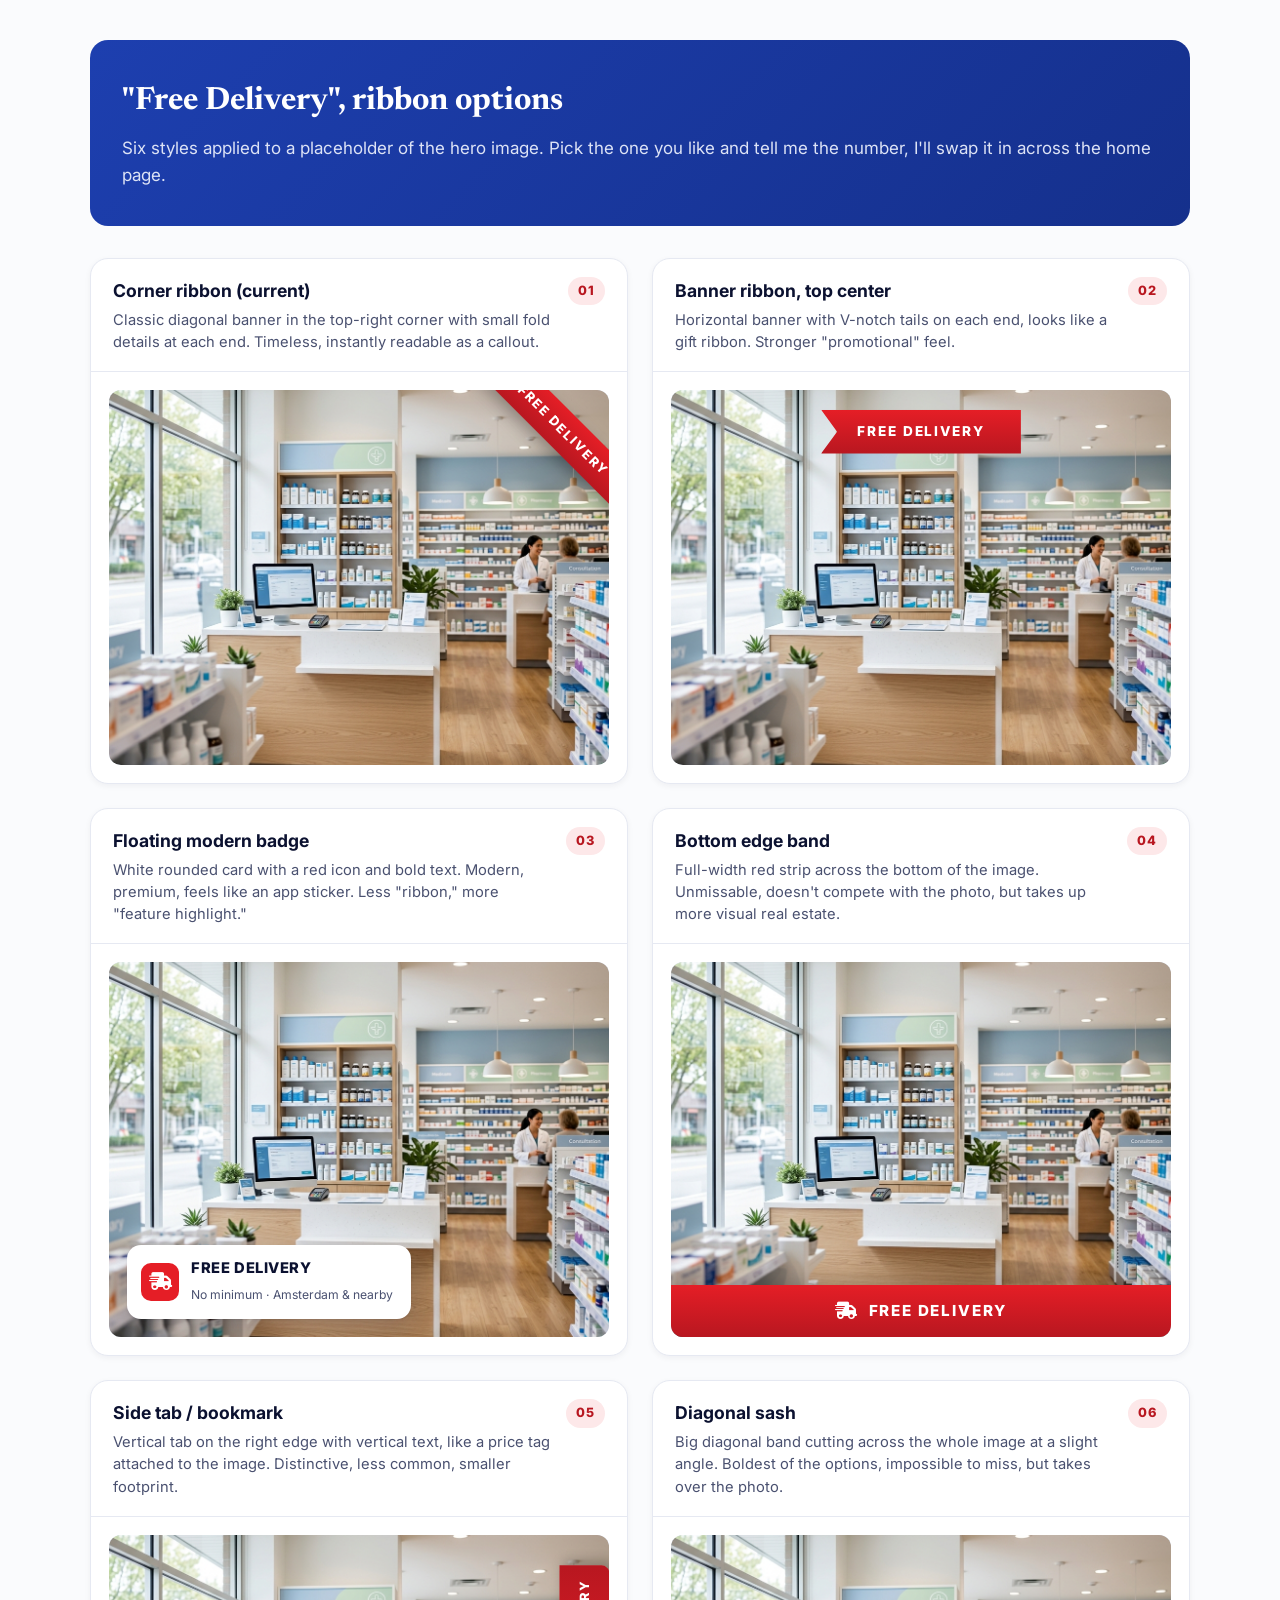
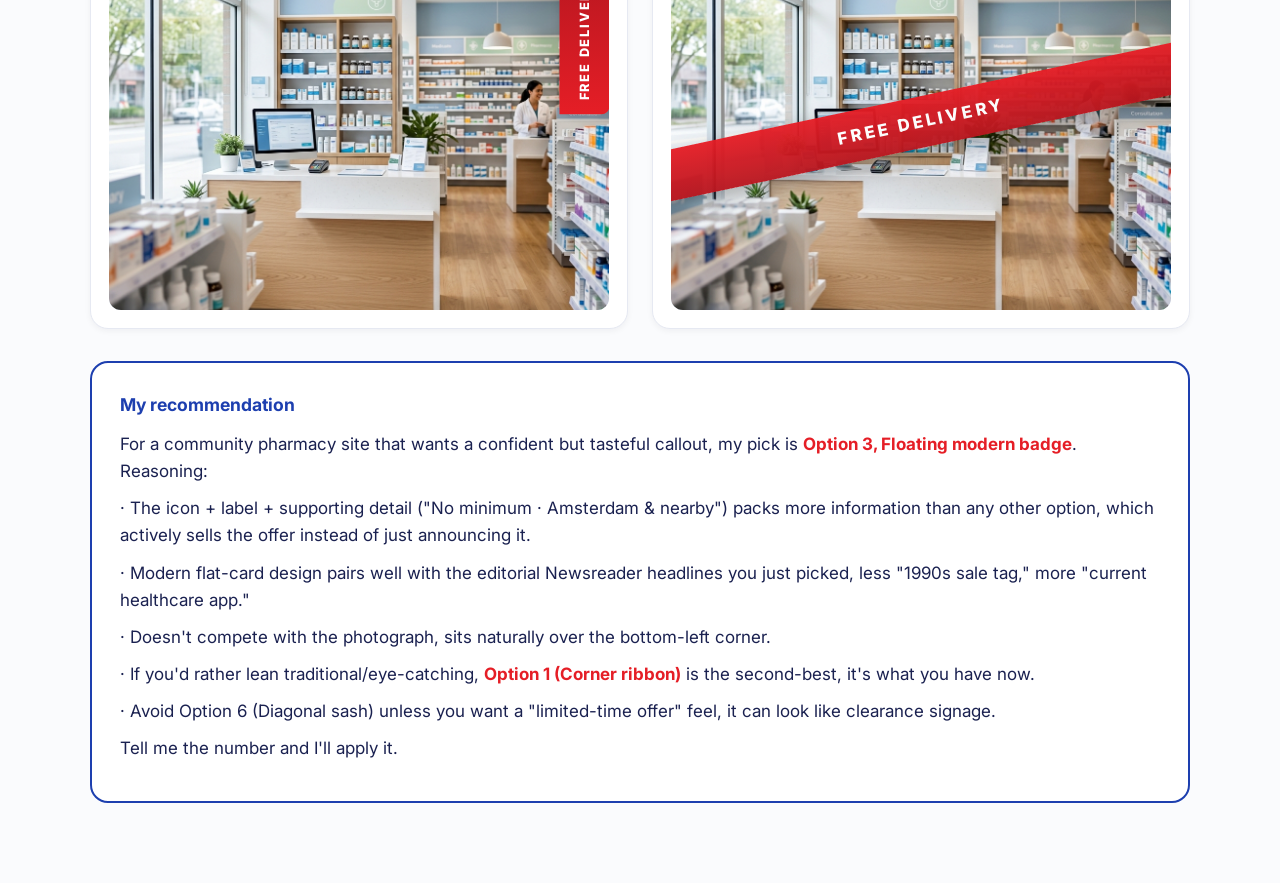
<file: ribbon-preview.html>
<!DOCTYPE html>
<html lang="en">
<head>
  <meta charset="UTF-8">
  <meta name="viewport" content="width=device-width, initial-scale=1.0">
  <title>Free Delivery Ribbon, Style Preview</title>

  <link rel="preconnect" href="https://fonts.googleapis.com">
  <link rel="preconnect" href="https://fonts.gstatic.com" crossorigin>
  <link href="https://fonts.googleapis.com/css2?family=Inter:wght@400;500;600;700;800&family=Newsreader:opsz,wght@6..72,400;6..72,500;6..72,600;6..72,700&display=swap" rel="stylesheet">
  <link rel="stylesheet" href="https://cdnjs.cloudflare.com/ajax/libs/font-awesome/6.4.0/css/all.min.css">

  <style>
    :root {
      --blue-900: #15308c;
      --blue-800: #1d3faf;
      --blue-100: #e8ecfa;
      --red-700:  #b81720;
      --red-600:  #e51e26;
      --red-900:  #7a0d12;
      --red-100:  #fde8e9;
      --ink-900: #0b1130;
      --ink-700: #1a2150;
      --ink-500: #4a5170;
      --ink-300: #8a91a8;
      --line: #e6e9f2;
      --canvas: #fafbfd;
    }

    *, *::before, *::after { box-sizing: border-box; }
    * { margin: 0; padding: 0; }

    body {
      background: var(--canvas);
      color: var(--ink-700);
      font-family: 'Inter', system-ui, sans-serif;
      line-height: 1.6;
      font-size: 17px;
      padding: 40px 24px 80px;
    }
    .container { max-width: 1100px; margin: 0 auto; }

    h1 { font-family: 'Newsreader', serif; font-weight: 700; font-size: 2rem; color: var(--ink-900); margin-bottom: 8px; }
    h2 { font-family: 'Inter', sans-serif; font-weight: 700; font-size: 1.1rem; color: var(--ink-900); }
    .lede { color: var(--ink-500); margin-bottom: 32px; }

    .page-head {
      background: linear-gradient(135deg, var(--blue-800), var(--blue-900));
      color: #fff;
      padding: 36px 32px;
      border-radius: 18px;
      margin-bottom: 32px;
    }
    .page-head h1 { color: #fff; }
    .page-head .lede { color: #dde3f6; margin-bottom: 0; }

    .grid {
      display: grid;
      grid-template-columns: repeat(2, 1fr);
      gap: 24px;
    }
    @media (max-width: 800px) { .grid { grid-template-columns: 1fr; } }

    .card {
      background: #fff;
      border: 1px solid var(--line);
      border-radius: 18px;
      overflow: hidden;
      box-shadow: 0 2px 6px rgba(11,17,48,.05);
      display: flex;
      flex-direction: column;
    }
    .card-head {
      padding: 18px 22px;
      border-bottom: 1px solid var(--line);
      display: flex; align-items: flex-start; gap: 14px; justify-content: space-between;
    }
    .card-head h2 { margin-bottom: 4px; }
    .card-head p { color: var(--ink-500); font-size: .92rem; line-height: 1.5; }
    .badge-num {
      flex-shrink: 0;
      background: var(--red-100); color: var(--red-700);
      font-weight: 800; font-size: .8rem;
      padding: 4px 10px; border-radius: 999px;
      letter-spacing: .08em;
    }

    /* The image stage, same shape across all options */
    .stage {
      position: relative;
      aspect-ratio: 4 / 3;
      background:
        linear-gradient(135deg, #cfe0fa 0%, #dbe7fa 100%);
      border-radius: 12px;
      margin: 18px;
      overflow: hidden;
      isolation: isolate;
      box-shadow: inset 0 0 0 1px var(--line);
    }
    .stage img {
      width: 100%; height: 100%;
      object-fit: cover;
      display: block;
    }

    /* ============================
       OPTION 1, Current: Corner ribbon (45° top-right)
       ============================ */
    .r1 {
      position: absolute;
      top: 22px; right: -54px;
      width: 200px;
      background: linear-gradient(180deg, var(--red-600), var(--red-700));
      color: #fff;
      text-align: center;
      font-weight: 800; font-size: .8rem;
      letter-spacing: .14em;
      text-transform: uppercase;
      padding: 9px 0;
      transform: rotate(45deg);
      box-shadow: 0 6px 16px rgba(0,0,0,.28);
      z-index: 2;
    }
    .r1::before, .r1::after {
      content: ""; position: absolute; top: 100%;
      width: 0; height: 0; border: 5px solid var(--red-900); z-index: -1;
    }
    .r1::before { left: 0; border-right-color: transparent; border-bottom-color: transparent; }
    .r1::after  { right: 0; border-left-color: transparent; border-bottom-color: transparent; }

    /* ============================
       OPTION 2, Horizontal banner with V-notch tails
       ============================ */
    .r2 {
      position: absolute;
      top: 20px; left: 50%; transform: translateX(-50%);
      background: linear-gradient(180deg, var(--red-600), var(--red-700));
      color: #fff;
      padding: 11px 36px;
      font-weight: 800; font-size: .85rem; letter-spacing: .14em;
      text-transform: uppercase;
      clip-path: polygon(0 0, 100% 0, 100% 100%, 92% 50%, 100% 0, 100% 100%, 0 100%, 8% 50%, 0 0);
      box-shadow: 0 8px 18px rgba(229,30,38,.4);
      z-index: 2;
    }

    /* ============================
       OPTION 3, Floating modern badge (rounded card)
       ============================ */
    .r3 {
      position: absolute;
      bottom: 18px; left: 18px;
      background: #fff;
      color: var(--ink-900);
      display: inline-flex;
      align-items: center;
      gap: 12px;
      padding: 12px 18px 12px 14px;
      border-radius: 14px;
      box-shadow: 0 10px 26px rgba(11,17,48,.18), 0 1px 2px rgba(11,17,48,.08);
      z-index: 2;
    }
    .r3 .ico {
      width: 38px; height: 38px;
      border-radius: 10px;
      background: var(--red-600);
      color: #fff;
      display: flex; align-items: center; justify-content: center;
      font-size: 1.15rem;
    }
    .r3 strong { display: block; font-weight: 800; font-size: .92rem; letter-spacing: .04em; }
    .r3 small { color: var(--ink-500); font-size: .76rem; }

    /* ============================
       OPTION 4, Bottom edge band (full-width red strip)
       ============================ */
    .r4 {
      position: absolute;
      left: 0; right: 0; bottom: 0;
      background: linear-gradient(180deg, var(--red-600), var(--red-700));
      color: #fff;
      padding: 14px 22px;
      display: flex; align-items: center; justify-content: center; gap: 10px;
      font-weight: 800; font-size: .95rem; letter-spacing: .12em;
      text-transform: uppercase;
      z-index: 2;
      box-shadow: 0 -6px 16px rgba(0,0,0,.18);
    }
    .r4 i { font-size: 1.1rem; }

    /* ============================
       OPTION 5, Side bookmark/tab (vertical right edge)
       ============================ */
    .r5 {
      position: absolute;
      top: 30px; right: 0;
      background: linear-gradient(180deg, var(--red-600), var(--red-700));
      color: #fff;
      padding: 14px 16px 14px 14px;
      writing-mode: vertical-rl;
      transform: rotate(180deg);
      font-weight: 800; font-size: .8rem; letter-spacing: .14em;
      text-transform: uppercase;
      box-shadow: -4px 4px 12px rgba(0,0,0,.25);
      z-index: 2;
      border-radius: 8px 0 0 8px;
    }
    .r5::before {
      content: "";
      position: absolute;
      left: -8px; top: 0;
      border-style: solid;
      border-width: 0 8px 8px 0;
      border-color: transparent var(--red-900) transparent transparent;
    }

    /* ============================
       OPTION 6, Diagonal sash across image
       ============================ */
    .r6 {
      position: absolute;
      top: 50%; left: -10%;
      width: 120%;
      background: linear-gradient(180deg, var(--red-600), var(--red-700));
      color: #fff;
      text-align: center;
      font-weight: 800; font-size: 1.05rem;
      letter-spacing: .2em;
      text-transform: uppercase;
      padding: 12px 0;
      transform: translateY(-50%) rotate(-12deg);
      box-shadow: 0 8px 22px rgba(0,0,0,.32);
      z-index: 2;
      opacity: .96;
    }

    .recommend {
      background: #fff;
      border: 2px solid var(--blue-800);
      border-radius: 18px;
      padding: 28px;
      margin-top: 32px;
    }
    .recommend h3 { font-family: 'Inter', sans-serif; color: var(--blue-800); font-size: 1.1rem; margin-bottom: 12px; font-weight: 700; }
    .recommend p { margin-bottom: 10px; }
    .recommend strong { color: var(--red-600); }
  </style>
</head>
<body>
  <div class="container">

    <div class="page-head">
      <h1>"Free Delivery", ribbon options</h1>
      <p class="lede">Six styles applied to a placeholder of the hero image. Pick the one you like and tell me the number, I'll swap it in across the home page.</p>
    </div>

    <div class="grid">

      <!-- OPTION 1 -->
      <article class="card">
        <div class="card-head">
          <div>
            <h2>Corner ribbon (current)</h2>
            <p>Classic diagonal banner in the top-right corner with small fold details at each end. Timeless, instantly readable as a callout.</p>
          </div>
          <span class="badge-num">01</span>
        </div>
        <div class="stage">
          <img src="assets/hero.png" alt="">
          <div class="r1">Free Delivery</div>
        </div>
      </article>

      <!-- OPTION 2 -->
      <article class="card">
        <div class="card-head">
          <div>
            <h2>Banner ribbon, top center</h2>
            <p>Horizontal banner with V-notch tails on each end, looks like a gift ribbon. Stronger "promotional" feel.</p>
          </div>
          <span class="badge-num">02</span>
        </div>
        <div class="stage">
          <img src="assets/hero.png" alt="">
          <div class="r2">Free Delivery</div>
        </div>
      </article>

      <!-- OPTION 3 -->
      <article class="card">
        <div class="card-head">
          <div>
            <h2>Floating modern badge</h2>
            <p>White rounded card with a red icon and bold text. Modern, premium, feels like an app sticker. Less "ribbon," more "feature highlight."</p>
          </div>
          <span class="badge-num">03</span>
        </div>
        <div class="stage">
          <img src="assets/hero.png" alt="">
          <div class="r3">
            <div class="ico"><i class="fas fa-truck-fast"></i></div>
            <div>
              <strong>FREE DELIVERY</strong>
              <small>No minimum · Amsterdam &amp; nearby</small>
            </div>
          </div>
        </div>
      </article>

      <!-- OPTION 4 -->
      <article class="card">
        <div class="card-head">
          <div>
            <h2>Bottom edge band</h2>
            <p>Full-width red strip across the bottom of the image. Unmissable, doesn't compete with the photo, but takes up more visual real estate.</p>
          </div>
          <span class="badge-num">04</span>
        </div>
        <div class="stage">
          <img src="assets/hero.png" alt="">
          <div class="r4"><i class="fas fa-truck-fast"></i> Free Delivery</div>
        </div>
      </article>

      <!-- OPTION 5 -->
      <article class="card">
        <div class="card-head">
          <div>
            <h2>Side tab / bookmark</h2>
            <p>Vertical tab on the right edge with vertical text, like a price tag attached to the image. Distinctive, less common, smaller footprint.</p>
          </div>
          <span class="badge-num">05</span>
        </div>
        <div class="stage">
          <img src="assets/hero.png" alt="">
          <div class="r5">Free Delivery</div>
        </div>
      </article>

      <!-- OPTION 6 -->
      <article class="card">
        <div class="card-head">
          <div>
            <h2>Diagonal sash</h2>
            <p>Big diagonal band cutting across the whole image at a slight angle. Boldest of the options, impossible to miss, but takes over the photo.</p>
          </div>
          <span class="badge-num">06</span>
        </div>
        <div class="stage">
          <img src="assets/hero.png" alt="">
          <div class="r6">Free Delivery</div>
        </div>
      </article>

    </div>

    <div class="recommend">
      <h3>My recommendation</h3>
      <p>For a community pharmacy site that wants a confident but tasteful callout, my pick is <strong>Option 3, Floating modern badge</strong>. Reasoning:</p>
      <p>· The icon + label + supporting detail ("No minimum · Amsterdam &amp; nearby") packs more information than any other option, which actively sells the offer instead of just announcing it.</p>
      <p>· Modern flat-card design pairs well with the editorial Newsreader headlines you just picked, less "1990s sale tag," more "current healthcare app."</p>
      <p>· Doesn't compete with the photograph, sits naturally over the bottom-left corner.</p>
      <p>· If you'd rather lean traditional/eye-catching, <strong>Option 1 (Corner ribbon)</strong> is the second-best, it's what you have now.</p>
      <p>· Avoid Option 6 (Diagonal sash) unless you want a "limited-time offer" feel, it can look like clearance signage.</p>
      <p>Tell me the number and I'll apply it.</p>
    </div>

  </div>
</body>
</html>
</file>
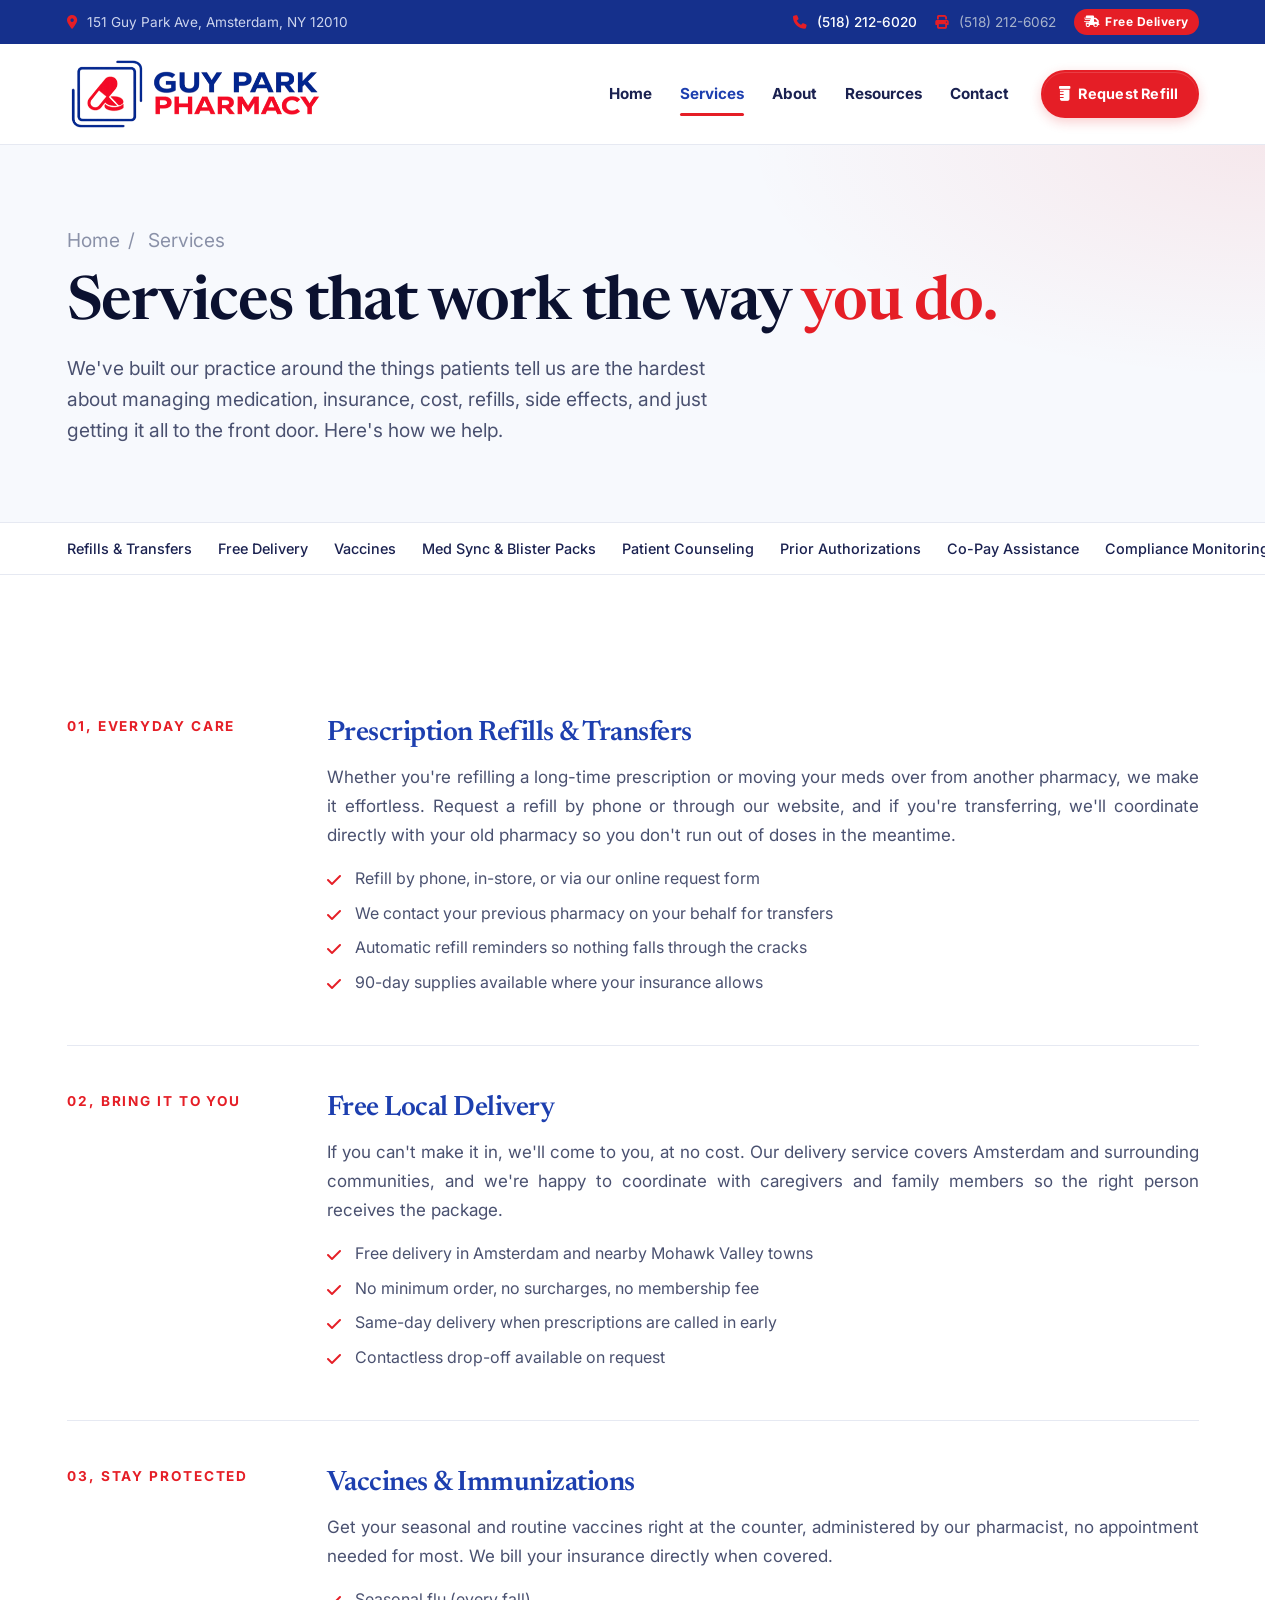
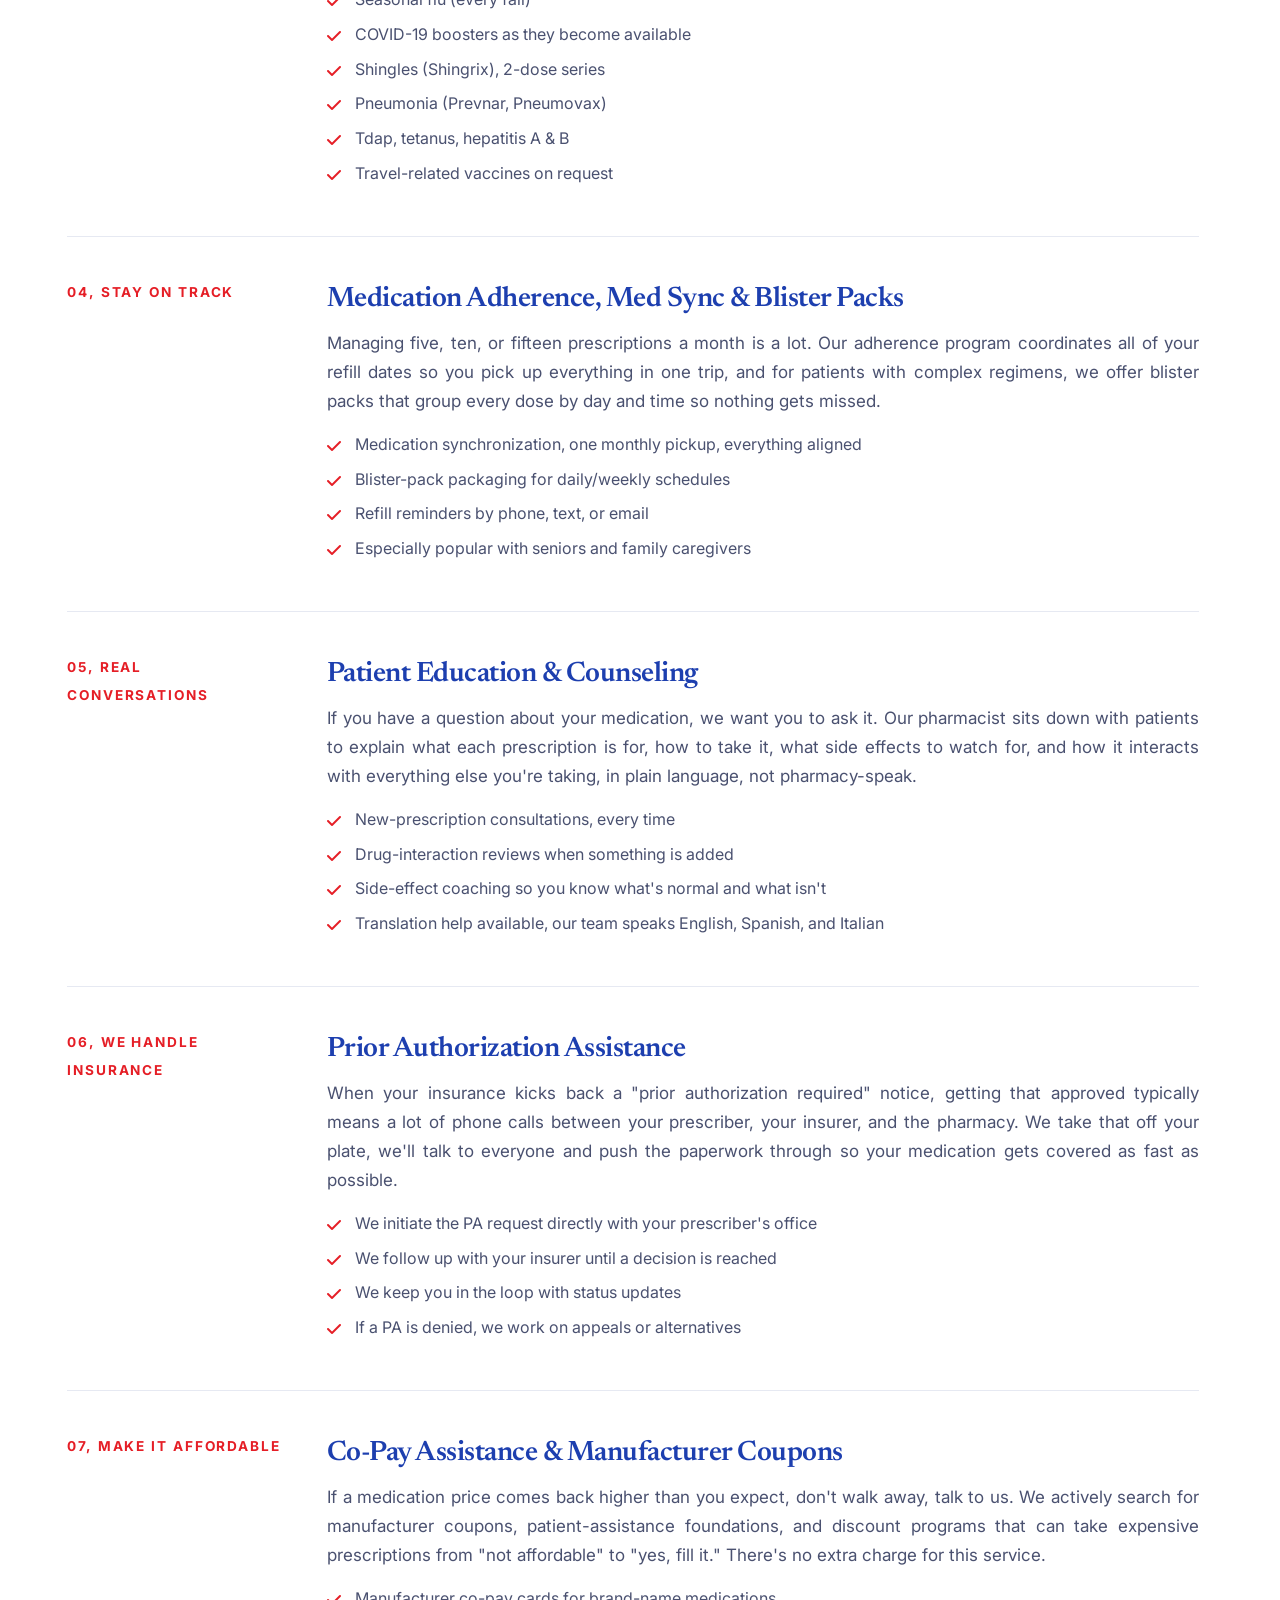
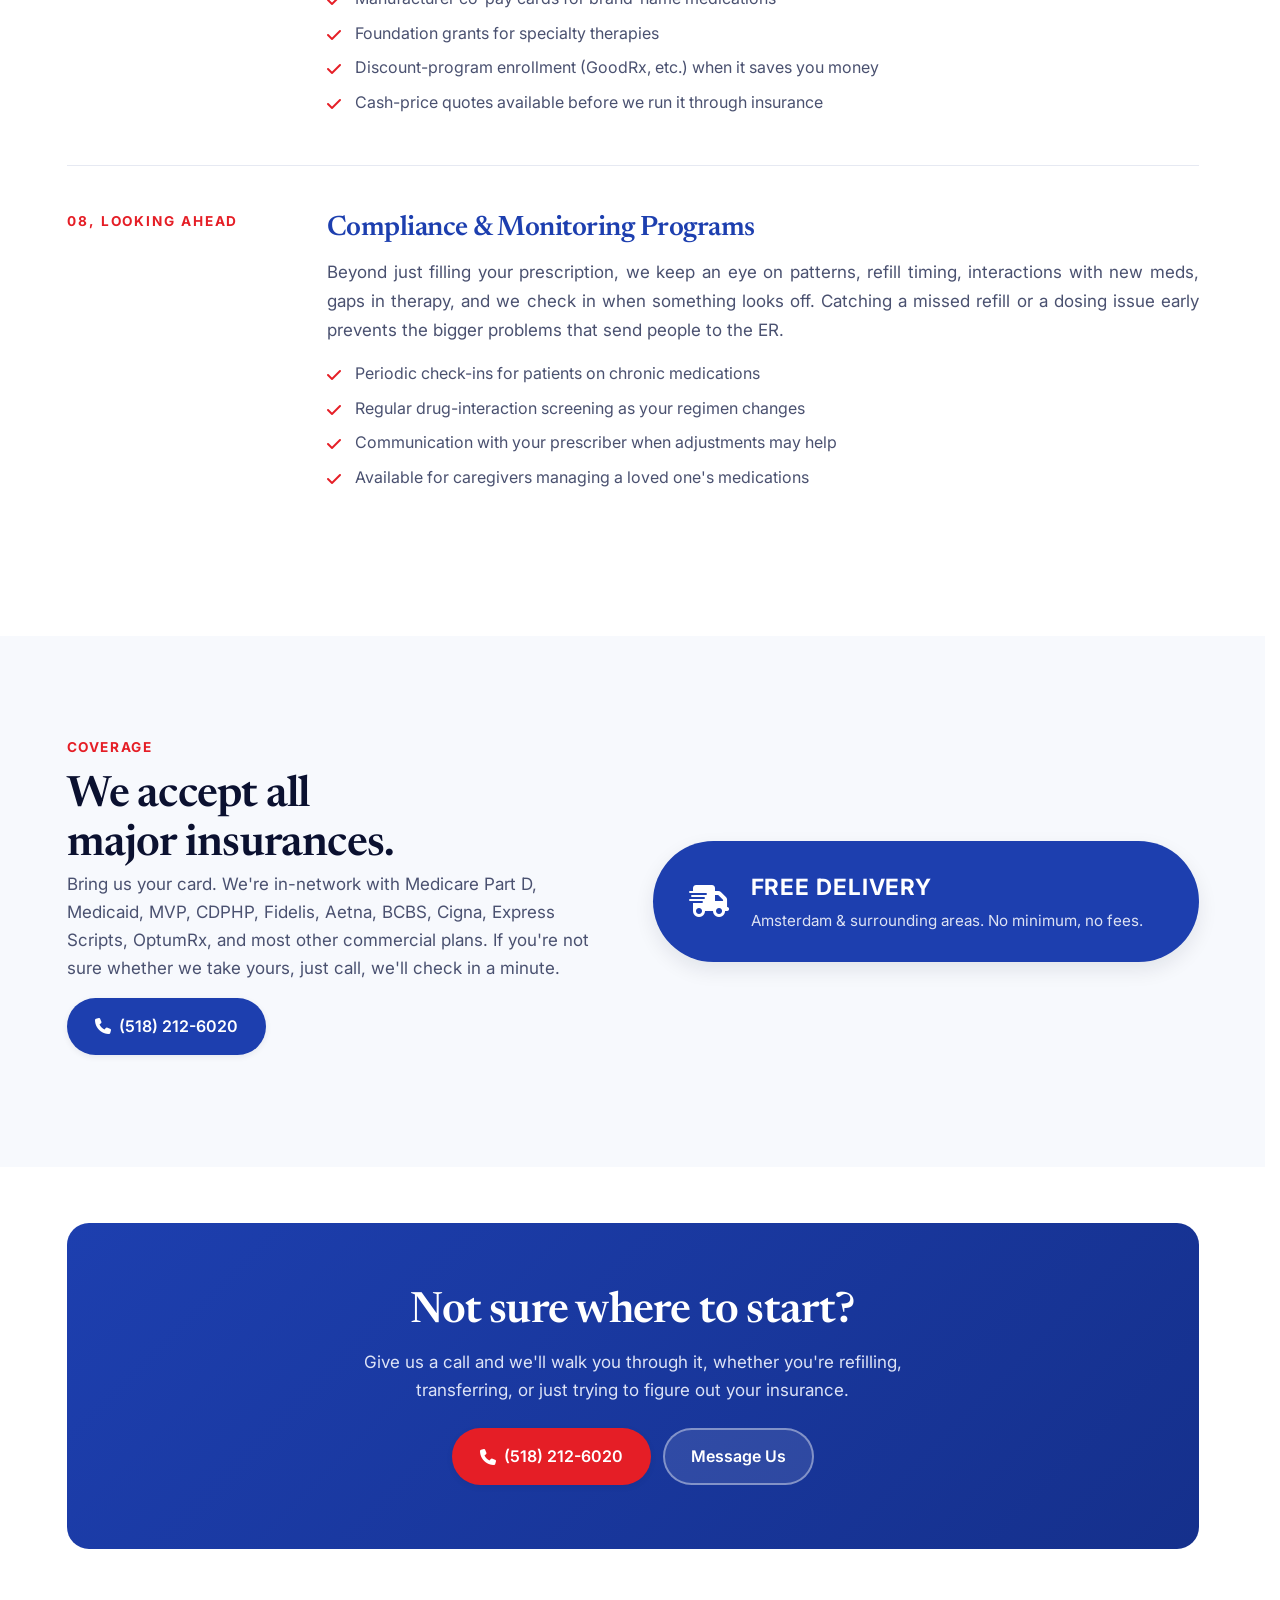
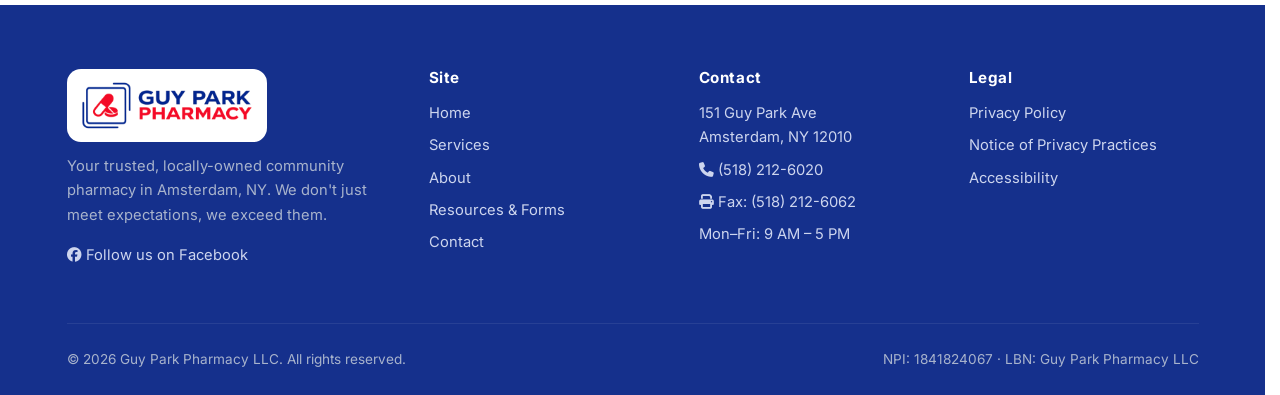
<file: services.html>
<!DOCTYPE html>
<html lang="en">
<head>
  <meta charset="UTF-8">
  <meta name="viewport" content="width=device-width, initial-scale=1.0">
  <title>Services | Guy Park Pharmacy, Amsterdam, NY</title>
  <meta name="description" content="From refills and transfers to vaccines, medication adherence, blister packs, prior authorizations and co-pay assistance, Guy Park Pharmacy in Amsterdam, NY does it all with free delivery.">
  <link rel="canonical" href="https://guyparkpharmacy.com/services.html">

  <meta property="og:type" content="website">
  <meta property="og:title" content="Services | Guy Park Pharmacy">
  <meta property="og:description" content="Every service your family needs from a community pharmacy, with free delivery and personalized care.">
  <meta property="og:url" content="https://guyparkpharmacy.com/services.html">
  <meta property="og:image" content="https://guyparkpharmacy.com/assets/logo-full.png">
  <meta name="twitter:card" content="summary_large_image">

  <meta name="robots" content="index, follow, max-image-preview:large, max-snippet:-1">
  <meta name="author" content="Guy Park Pharmacy LLC">
  <meta name="theme-color" content="#1d3faf">
  <meta name="format-detection" content="telephone=yes">

  <!-- Geo targeting for local SEO -->
  <meta name="geo.region" content="US-NY">
  <meta name="geo.placename" content="Amsterdam, NY">
  <meta name="geo.position" content="42.944422;-74.198145">
  <meta name="ICBM" content="42.944422, -74.198145">

  <!-- Open Graph / Twitter — site-wide values -->
  <meta property="og:site_name" content="Guy Park Pharmacy">
  <meta property="og:locale" content="en_US">
  <meta name="twitter:image" content="https://guyparkpharmacy.com/assets/logo-full.png">


  <link rel="icon" type="image/png" href="assets/logo.png">
  <link rel="apple-touch-icon" href="assets/logo.png">

  <link rel="preconnect" href="https://fonts.googleapis.com">
  <link rel="preconnect" href="https://fonts.gstatic.com" crossorigin>
  <link href="https://fonts.googleapis.com/css2?family=Inter:wght@400;500;600;700;800&family=Newsreader:opsz,wght@6..72,400;6..72,500;6..72,600;6..72,700&display=swap" rel="stylesheet">
  <link rel="stylesheet" href="https://cdnjs.cloudflare.com/ajax/libs/font-awesome/6.4.0/css/all.min.css">
  <link rel="stylesheet" href="css/styles.css">

  <!-- BreadcrumbList -->
  <script type="application/ld+json">
  {
    "@context": "https://schema.org",
    "@type": "BreadcrumbList",
    "itemListElement": [
      { "@type": "ListItem", "position": 1, "name": "Home", "item": "https://guyparkpharmacy.com/" },
      { "@type": "ListItem", "position": 2, "name": "Services", "item": "https://guyparkpharmacy.com/services.html" }
    ]
  }
  </script>

  <!-- Services offered (OfferCatalog under Pharmacy) -->
  <script type="application/ld+json">
  {
    "@context": "https://schema.org",
    "@type": "Pharmacy",
    "name": "Guy Park Pharmacy",
    "url": "https://guyparkpharmacy.com/",
    "telephone": "+1-518-212-6020",
    "address": {
      "@type": "PostalAddress",
      "streetAddress": "151 Guy Park Ave",
      "addressLocality": "Amsterdam",
      "addressRegion": "NY",
      "postalCode": "12010",
      "addressCountry": "US"
    },
    "hasOfferCatalog": {
      "@type": "OfferCatalog",
      "name": "Pharmacy Services",
      "itemListElement": [
        { "@type": "Offer", "itemOffered": { "@type": "Service", "name": "Prescription Refills and Transfers", "description": "Quick refills and seamless transfers from other pharmacies, with refill reminders and 90-day supplies where insurance allows." } },
        { "@type": "Offer", "itemOffered": { "@type": "Service", "name": "Free Local Delivery", "description": "No-cost prescription delivery throughout Amsterdam and the surrounding Mohawk Valley. No minimum order, no membership fee, same-day available." } },
        { "@type": "Offer", "itemOffered": { "@type": "Service", "name": "Vaccines and Immunizations", "description": "Flu, COVID-19, shingles, pneumonia, Tdap, hepatitis A and B, travel vaccines. Most available without an appointment." } },
        { "@type": "Offer", "itemOffered": { "@type": "Service", "name": "Medication Adherence (Med Sync and Blister Packs)", "description": "Synchronize all refills to one monthly pickup, with optional blister-pack packaging for complex regimens." } },
        { "@type": "Offer", "itemOffered": { "@type": "Service", "name": "Patient Education and Counseling", "description": "In-person and phone consultations with the pharmacist for new prescriptions, drug interactions, and side-effect management." } },
        { "@type": "Offer", "itemOffered": { "@type": "Service", "name": "Prior Authorization Assistance", "description": "Direct coordination with prescriber offices and insurance to secure prior authorizations and handle appeals." } },
        { "@type": "Offer", "itemOffered": { "@type": "Service", "name": "Co-Pay Assistance and Manufacturer Coupons", "description": "Free hunt for manufacturer co-pay cards, foundation grants, and discount programs to reduce out-of-pocket cost." } },
        { "@type": "Offer", "itemOffered": { "@type": "Service", "name": "Compliance and Monitoring Programs", "description": "Ongoing check-ins, drug-interaction screening, and prescriber communication for patients on chronic medications." } }
      ]
    }
  }
  </script>
  <!-- Analytics (GA4) - configured in js/analytics.js -->
  <script src="js/analytics.js" defer></script>
</head>
<body>
  <a class="skip-link" href="#main">Skip to main content</a>

  <div class="topbar">
    <div class="container">
      <div><i class="fas fa-map-marker-alt"></i> 151 Guy Park Ave, Amsterdam, NY 12010</div>
      <div style="display:flex;gap:18px;align-items:center;flex-wrap:wrap;">
        <a href="tel:+15182126020"><i class="fas fa-phone"></i> (518) 212-6020</a>
        <span style="color:#a8b3cc;"><i class="fas fa-print" aria-hidden="true"></i> (518) 212-6062</span>
        <span class="delivery-pill"><i class="fas fa-truck-fast" aria-hidden="true"></i> Free Delivery</span>
      </div>
    </div>
  </div>

  <header class="site-header">
    <div class="container">
      <a href="index.html" class="brand" aria-label="Guy Park Pharmacy, home">
        <img src="assets/logo.png" alt="Guy Park Pharmacy, We don't just meet expectations, we exceed them.">
      </a>
      <button class="menu-toggle" aria-label="Toggle menu" aria-expanded="false" aria-controls="primary-nav">
        <i class="fas fa-bars" aria-hidden="true"></i>
      </button>
      <nav class="nav" id="primary-nav" aria-label="Primary">
        <a href="index.html">Home</a>
        <a href="services.html">Services</a>
        <a href="about.html">About</a>
        <a href="resources.html">Resources</a>
        <a href="contact.html">Contact</a>
        <a href="contact.html#refill" class="btn btn--accent nav-cta">
          <i class="fas fa-prescription-bottle" aria-hidden="true"></i>
          <span>Request Refill</span>
        </a>
      </nav>
    </div>
  </header>

  <main id="main">
    <section class="page-hero">
      <div class="container">
        <p class="crumbs"><a href="index.html">Home</a><span class="sep">/</span> Services</p>
        <h1>Services that work the way <span class="accent">you do.</span></h1>
        <p>We've built our practice around the things patients tell us are the hardest about managing medication, insurance, cost, refills, side effects, and just getting it all to the front door. Here's how we help.</p>
      </div>
    </section>

    <!-- Sub-nav anchors -->
    <nav class="subnav" aria-label="Service sections">
      <div class="container">
        <a href="#refills">Refills &amp; Transfers</a>
        <a href="#delivery">Free Delivery</a>
        <a href="#vaccines">Vaccines</a>
        <a href="#adherence">Med Sync &amp; Blister Packs</a>
        <a href="#counseling">Patient Counseling</a>
        <a href="#prior-auth">Prior Authorizations</a>
        <a href="#copay">Co-Pay Assistance</a>
        <a href="#monitoring">Compliance Monitoring</a>
        <a href="#insurance">Insurance</a>
      </div>
    </nav>

    <section>
      <div class="container">

        <!-- Refills -->
        <article class="service-block" id="refills">
          <div>
            <span class="lab">01, Everyday care</span>
          </div>
          <div>
            <h3>Prescription Refills &amp; Transfers</h3>
            <p>Whether you're refilling a long-time prescription or moving your meds over from another pharmacy, we make it effortless. Request a refill by phone or through our website, and if you're transferring, we'll coordinate directly with your old pharmacy so you don't run out of doses in the meantime.</p>
            <ul>
              <li>Refill by phone, in-store, or via our online request form</li>
              <li>We contact your previous pharmacy on your behalf for transfers</li>
              <li>Automatic refill reminders so nothing falls through the cracks</li>
              <li>90-day supplies available where your insurance allows</li>
            </ul>
          </div>
        </article>

        <!-- Delivery -->
        <article class="service-block" id="delivery">
          <div>
            <span class="lab">02, Bring it to you</span>
          </div>
          <div>
            <h3>Free Local Delivery</h3>
            <p>If you can't make it in, we'll come to you, at no cost. Our delivery service covers Amsterdam and surrounding communities, and we're happy to coordinate with caregivers and family members so the right person receives the package.</p>
            <ul>
              <li>Free delivery in Amsterdam and nearby Mohawk Valley towns</li>
              <li>No minimum order, no surcharges, no membership fee</li>
              <li>Same-day delivery when prescriptions are called in early</li>
              <li>Contactless drop-off available on request</li>
            </ul>
          </div>
        </article>

        <!-- Vaccines -->
        <article class="service-block" id="vaccines">
          <div>
            <span class="lab">03, Stay protected</span>
          </div>
          <div>
            <h3>Vaccines &amp; Immunizations</h3>
            <p>Get your seasonal and routine vaccines right at the counter, administered by our pharmacist, no appointment needed for most. We bill your insurance directly when covered.</p>
            <ul>
              <li>Seasonal flu (every fall)</li>
              <li>COVID-19 boosters as they become available</li>
              <li>Shingles (Shingrix), 2-dose series</li>
              <li>Pneumonia (Prevnar, Pneumovax)</li>
              <li>Tdap, tetanus, hepatitis A &amp; B</li>
              <li>Travel-related vaccines on request</li>
            </ul>
          </div>
        </article>

        <!-- Adherence -->
        <article class="service-block" id="adherence">
          <div>
            <span class="lab">04, Stay on track</span>
          </div>
          <div>
            <h3>Medication Adherence, Med Sync &amp; Blister Packs</h3>
            <p>Managing five, ten, or fifteen prescriptions a month is a lot. Our adherence program coordinates all of your refill dates so you pick up everything in one trip, and for patients with complex regimens, we offer blister packs that group every dose by day and time so nothing gets missed.</p>
            <ul>
              <li>Medication synchronization, one monthly pickup, everything aligned</li>
              <li>Blister-pack packaging for daily/weekly schedules</li>
              <li>Refill reminders by phone, text, or email</li>
              <li>Especially popular with seniors and family caregivers</li>
            </ul>
          </div>
        </article>

        <!-- Counseling -->
        <article class="service-block" id="counseling">
          <div>
            <span class="lab">05, Real conversations</span>
          </div>
          <div>
            <h3>Patient Education &amp; Counseling</h3>
            <p>If you have a question about your medication, we want you to ask it. Our pharmacist sits down with patients to explain what each prescription is for, how to take it, what side effects to watch for, and how it interacts with everything else you're taking, in plain language, not pharmacy-speak.</p>
            <ul>
              <li>New-prescription consultations, every time</li>
              <li>Drug-interaction reviews when something is added</li>
              <li>Side-effect coaching so you know what's normal and what isn't</li>
              <li>Translation help available, our team speaks English, Spanish, and Italian</li>
            </ul>
          </div>
        </article>

        <!-- Prior auth -->
        <article class="service-block" id="prior-auth">
          <div>
            <span class="lab">06, We handle insurance</span>
          </div>
          <div>
            <h3>Prior Authorization Assistance</h3>
            <p>When your insurance kicks back a "prior authorization required" notice, getting that approved typically means a lot of phone calls between your prescriber, your insurer, and the pharmacy. We take that off your plate, we'll talk to everyone and push the paperwork through so your medication gets covered as fast as possible.</p>
            <ul>
              <li>We initiate the PA request directly with your prescriber's office</li>
              <li>We follow up with your insurer until a decision is reached</li>
              <li>We keep you in the loop with status updates</li>
              <li>If a PA is denied, we work on appeals or alternatives</li>
            </ul>
          </div>
        </article>

        <!-- Co-pay -->
        <article class="service-block" id="copay">
          <div>
            <span class="lab">07, Make it affordable</span>
          </div>
          <div>
            <h3>Co-Pay Assistance &amp; Manufacturer Coupons</h3>
            <p>If a medication price comes back higher than you expect, don't walk away, talk to us. We actively search for manufacturer coupons, patient-assistance foundations, and discount programs that can take expensive prescriptions from "not affordable" to "yes, fill it." There's no extra charge for this service.</p>
            <ul>
              <li>Manufacturer co-pay cards for brand-name medications</li>
              <li>Foundation grants for specialty therapies</li>
              <li>Discount-program enrollment (GoodRx, etc.) when it saves you money</li>
              <li>Cash-price quotes available before we run it through insurance</li>
            </ul>
          </div>
        </article>

        <!-- Monitoring -->
        <article class="service-block" id="monitoring">
          <div>
            <span class="lab">08, Looking ahead</span>
          </div>
          <div>
            <h3>Compliance &amp; Monitoring Programs</h3>
            <p>Beyond just filling your prescription, we keep an eye on patterns, refill timing, interactions with new meds, gaps in therapy, and we check in when something looks off. Catching a missed refill or a dosing issue early prevents the bigger problems that send people to the ER.</p>
            <ul>
              <li>Periodic check-ins for patients on chronic medications</li>
              <li>Regular drug-interaction screening as your regimen changes</li>
              <li>Communication with your prescriber when adjustments may help</li>
              <li>Available for caregivers managing a loved one's medications</li>
            </ul>
          </div>
        </article>

      </div>
    </section>

    <!-- Insurance + Delivery emphasis -->
    <section class="section--canvas" id="insurance">
      <div class="container">
        <div class="grid-2" style="align-items:center;">
          <div>
            <span class="eyebrow">Coverage</span>
            <h2>We accept all major insurances.</h2>
            <p>Bring us your card. We're in-network with Medicare Part D, Medicaid, MVP, CDPHP, Fidelis, Aetna, BCBS, Cigna, Express Scripts, OptumRx, and most other commercial plans. If you're not sure whether we take yours, just call, we'll check in a minute.</p>
            <p><a href="tel:+15182126020" class="btn btn--primary"><i class="fas fa-phone" aria-hidden="true"></i> (518) 212-6020</a></p>
          </div>
          <div class="delivery-band">
            <i class="fas fa-truck-fast" aria-hidden="true"></i>
            <div>
              <strong>Free Delivery</strong>
              <span>Amsterdam &amp; surrounding areas. No minimum, no fees.</span>
            </div>
          </div>
        </div>
      </div>
    </section>

    <!-- CTA banner -->
    <section class="section--tight">
      <div class="container">
        <div class="cta-banner">
          <h2>Not sure where to start?</h2>
          <p>Give us a call and we'll walk you through it, whether you're refilling, transferring, or just trying to figure out your insurance.</p>
          <div class="ctas">
            <a href="tel:+15182126020" class="btn btn--accent"><i class="fas fa-phone" aria-hidden="true"></i> (518) 212-6020</a>
            <a href="contact.html" class="btn btn--ghost">Message Us</a>
          </div>
        </div>
      </div>
    </section>
  </main>

  <footer class="site-footer">
    <div class="container">
      <div class="footer-grid">
        <div class="brand-block">
          <img src="assets/logo.png" alt="Guy Park Pharmacy logo">
          <p>Your trusted, locally-owned community pharmacy in Amsterdam, NY. We don't just meet expectations, we exceed them.</p>
          <p style="margin-top:14px;">
            <a href="https://www.facebook.com/GuyParkPharmacy/" target="_blank" rel="noopener noreferrer" aria-label="Follow Guy Park Pharmacy on Facebook">
              <i class="fab fa-facebook" aria-hidden="true"></i> Follow us on Facebook
            </a>
          </p>
        </div>
        <div>
          <h4>Site</h4>
          <ul>
            <li><a href="index.html">Home</a></li>
            <li><a href="services.html">Services</a></li>
            <li><a href="about.html">About</a></li>
            <li><a href="resources.html">Resources &amp; Forms</a></li>
            <li><a href="contact.html">Contact</a></li>
          </ul>
        </div>
        <div>
          <h4>Contact</h4>
          <ul>
            <li>151 Guy Park Ave<br>Amsterdam, NY 12010</li>
            <li><a href="tel:+15182126020"><i class="fas fa-phone" aria-hidden="true"></i> (518) 212-6020</a></li>
            <li><i class="fas fa-print" aria-hidden="true"></i> Fax: (518) 212-6062</li>
            <li>Mon–Fri: 9 AM – 5 PM</li>
          </ul>
        </div>
        <div>
          <h4>Legal</h4>
          <ul>
            <li><a href="privacy.html">Privacy Policy</a></li>
            <li><a href="privacy-practices.html">Notice of Privacy Practices</a></li>
            <li><a href="#main">Accessibility</a></li>
          </ul>
        </div>
      </div>
      <div class="footer-bar">
        <div>&copy; <script>document.write(new Date().getFullYear())</script> Guy Park Pharmacy LLC. All rights reserved.</div>
        <div>NPI: 1841824067 · LBN: Guy Park Pharmacy LLC</div>
      </div>
    </div>
  </footer>

  <script src="js/main.js"></script>
</body>
</html>
</file>
<file: css/styles.css>
/* ==========================================================================
   Guy Park Pharmacy — Design System
   Palette pulled directly from the logo: cobalt blue + brand red on white.
   ========================================================================== */

:root {
  /* Brand — sampled from the logo */
  --blue-900: #15308c;
  --blue-800: #1d3faf;          /* primary brand blue from "GUY PARK" wordmark */
  --blue-700: #2a55c4;
  --blue-100: #e8ecfa;
  --blue-50:  #f4f6fd;

  --red-700:  #b81720;
  --red-600:  #e51e26;          /* primary brand red from "PHARMACY" wordmark */
  --red-100:  #fde8e9;

  /* Neutrals */
  --ink-900: #0b1130;           /* near-black for headings */
  --ink-700: #1a2150;
  --ink-500: #4a5170;           /* body text — AA+ on white */
  --ink-300: #8a91a8;
  --line:    #e6e9f2;
  --surface: #ffffff;
  --canvas:  #f7f9fd;           /* slightly cooler base canvas */
  --warm:    #fbf7f0;           /* warm cream surface for editorial sections */

  --warn:    #b06c00;           /* amber for warnings — kept distinct from brand red */
  --warn-bg: #fff7e6;

  /* Type */
  --font-sans:  'Inter', system-ui, -apple-system, 'Segoe UI', Roboto, sans-serif;
  --font-serif: 'Newsreader', Georgia, 'Times New Roman', serif;

  /* Shadows */
  --shadow-xs: 0 1px 2px rgba(11,17,48,.06);
  --shadow-sm: 0 2px 6px rgba(11,17,48,.07);
  --shadow-md: 0 8px 20px rgba(11,17,48,.09);
  --shadow-lg: 0 18px 40px rgba(11,17,48,.12);

  /* Radius & motion */
  --radius-sm: 8px;
  --radius-md: 14px;
  --radius-lg: 22px;
  --radius-pill: 999px;
  --ease: cubic-bezier(.2,.7,.2,1);
}

/* Reset */
*, *::before, *::after { box-sizing: border-box; }
* { margin: 0; padding: 0; }
html {
  scroll-behavior: smooth;
  /* Reserve scrollbar space on every page so the container width is identical
     across short and long pages (otherwise short pages widen by ~15px
     and the header/nav shifts). */
  scrollbar-gutter: stable;
  overflow-y: scroll; /* fallback for older browsers without scrollbar-gutter */
}

/* Reveal-on-scroll — opt-in via class, respects reduced-motion */
.reveal {
  opacity: 0;
  transform: translateY(18px);
  transition: opacity .7s var(--ease), transform .7s var(--ease);
  will-change: transform, opacity;
}
.reveal.in-view {
  opacity: 1;
  transform: translateY(0);
}
@media (prefers-reduced-motion: reduce) {
  .reveal { opacity: 1; transform: none; transition: none; }
  * { animation-duration: .001ms !important; animation-iteration-count: 1 !important; transition-duration: .001ms !important; scroll-behavior: auto !important; }
}

body {
  font-family: var(--font-sans);
  color: var(--ink-500);
  background: var(--surface);
  font-size: 17px;
  line-height: 1.65;
  -webkit-font-smoothing: antialiased;
  text-rendering: optimizeLegibility;
}

/* Long-form prose: editorial justified text with safe hyphenation */
.prose-justify,
.service-block > div + div p,
.story-grid > div > p,
.legal-doc p {
  text-align: justify;
  hyphens: auto;
  -webkit-hyphens: auto;
}

img, svg { max-width: 100%; display: block; height: auto; }

a {
  color: var(--blue-800);
  text-decoration: none;
  transition: color .15s var(--ease);
}
a:hover { color: var(--red-600); }

/* Phone & fax numbers should never wrap mid-digit */
a[href^="tel:"], .no-wrap { white-space: nowrap; }

h1, h2, h3 {
  font-family: var(--font-serif);
  color: var(--ink-900);
  line-height: 1.15;
  font-weight: 600;
  letter-spacing: -.018em;
  font-optical-sizing: auto;
  text-wrap: balance;
}
h4, h5 {
  font-family: var(--font-sans);
  color: var(--ink-900);
  line-height: 1.2;
  font-weight: 700;
  letter-spacing: -.005em;
}

h1 { font-size: clamp(2.5rem, 5vw, 3.8rem); font-weight: 600; }
h2 { font-size: clamp(1.9rem, 3.4vw, 2.7rem); font-weight: 600; }
h3 { font-size: clamp(1.3rem, 2vw, 1.6rem); font-weight: 600; }

p  { margin-bottom: 1rem; }
ul { list-style: none; }

/* Accent helpers */
.text-blue { color: var(--blue-800); }
.text-red  { color: var(--red-600); }

/* Accessibility */
.skip-link {
  position: absolute;
  left: -9999px;
  top: 0;
  background: var(--blue-800);
  color: #fff;
  padding: 12px 16px;
  border-radius: 0 0 var(--radius-sm) 0;
  z-index: 200;
  font-weight: 600;
}
.skip-link:focus { left: 0; color: #fff; }

:focus-visible {
  outline: 3px solid var(--red-600);
  outline-offset: 2px;
  border-radius: 4px;
}

/* Layout */
.container {
  width: 100%;
  max-width: 1180px;
  margin: 0 auto;
  padding: 0 24px;
}

section { padding: 96px 0; }
.section--tight { padding: 56px 0; }
.section--canvas { background: var(--canvas); }
.section--warm { background: var(--warm); }
.section--blue {
  background: linear-gradient(160deg, var(--blue-900), var(--blue-800));
  color: #dde3f6;
}
.section--blue h1,
.section--blue h2,
.section--blue h3 { color: #fff; }
.divider {
  height: 1px;
  background: var(--line);
  margin: 0;
  border: none;
}

.section-header { max-width: 720px; margin: 0 auto 48px; text-align: center; }
.section-header p { font-size: 1.15rem; line-height: 1.6; }
.eyebrow {
  display: inline-block;
  color: var(--red-600);
  font-weight: 700;
  font-size: .85rem;
  letter-spacing: .12em;
  text-transform: uppercase;
  margin-bottom: 12px;
}

/* Buttons */
.btn {
  display: inline-flex;
  align-items: center;
  justify-content: center;
  gap: 8px;
  padding: 13px 26px;
  border-radius: var(--radius-pill);
  font-weight: 600;
  font-size: 1rem;
  border: 2px solid transparent;
  cursor: pointer;
  transition: transform .15s var(--ease), background-color .15s var(--ease), color .15s var(--ease), box-shadow .15s var(--ease);
  text-align: center;
  white-space: nowrap;
}
.btn:hover { transform: translateY(-2px); }

/* Primary CTA — brand blue, matching the "FREE DELIVERY" button in the logo */
.btn--primary  { background: var(--blue-800); color: #fff; box-shadow: var(--shadow-sm); }
.btn--primary:hover  { background: var(--blue-900); color: #fff; box-shadow: var(--shadow-md); }

/* Red CTA — for high-attention actions like "Refill Now" */
.btn--accent   { background: var(--red-600); color: #fff; box-shadow: var(--shadow-sm); }
.btn--accent:hover { background: var(--red-700); color: #fff; box-shadow: var(--shadow-md); }

.btn--outline  { background: transparent; color: var(--blue-800); border-color: var(--blue-800); }
.btn--outline:hover { background: var(--blue-800); color: #fff; }

.btn--ghost    { background: rgba(255,255,255,.1); color: #fff; border-color: rgba(255,255,255,.4); }
.btn--ghost:hover { background: rgba(255,255,255,.18); color: #fff; }

.btn--block { width: 100%; }

/* Top bar */
.topbar {
  background: var(--blue-900);
  color: #cdd5ee;
  font-size: .85rem;
  padding: 9px 0;
  padding-top: calc(9px + env(safe-area-inset-top, 0px));
}
.topbar .container {
  display: flex;
  flex-wrap: wrap;
  gap: 16px;
  justify-content: space-between;
  align-items: center;
}
.topbar a { color: #fff; font-weight: 500; }
.topbar a:hover { color: var(--red-600); }
.topbar i { margin-right: 6px; color: var(--red-600); }
.topbar .delivery-pill {
  display: inline-flex;
  align-items: center;
  gap: 6px;
  background: var(--red-600);
  color: #fff;
  padding: 3px 10px;
  border-radius: var(--radius-pill);
  font-weight: 700;
  font-size: .75rem;
  letter-spacing: .04em;
}
.topbar .delivery-pill i { color: #fff; margin: 0; }

/* Header */
.site-header {
  background: #fff;
  border-bottom: 1px solid var(--line);
  position: sticky;
  top: 0;
  z-index: 100;
}
.site-header .container {
  display: flex;
  align-items: center;
  justify-content: space-between;
  padding-top: 14px;
  padding-bottom: 14px;
  gap: 24px;
}
.brand {
  display: inline-flex;
  align-items: center;
}
.brand img {
  height: 72px;
  width: auto;
  max-width: 360px;
  object-fit: contain;
  display: block;
}
.brand:hover { opacity: .9; }

@media (max-width: 720px) {
  .brand img { height: 52px; max-width: 260px; }
}

.nav { display: flex; align-items: center; gap: 28px; }
/* Plain nav links — scoped away from the CTA button so it keeps its red+white styling */
.nav a:not(.nav-cta) {
  color: var(--ink-700);
  font-weight: 700;
  font-size: .95rem;
  padding: 6px 0;
  position: relative;
}
.nav a:not(.nav-cta):hover { color: var(--blue-800); }
.nav a:not(.nav-cta).is-active {
  color: var(--blue-800);
  font-weight: 700;
}
.nav a:not(.nav-cta).is-active::after {
  content: "";
  position: absolute;
  left: 0; right: 0; bottom: -4px;
  height: 3px;
  background: var(--red-600);
  border-radius: 2px;
}

/* Header "Request Refill" CTA — more compact and punchier than a body button */
.nav-cta {
  margin-left: 4px;
  padding: 10px 18px 10px 16px;
  font-size: .9rem;
  font-weight: 700;
  letter-spacing: .015em;
}
.nav-cta i.fa-prescription-bottle {
  font-size: .95rem;
}

/* Higher specificity to beat .btn--accent base styles */
.btn.nav-cta {
  box-shadow:
    0 4px 12px rgba(229, 30, 38, .22),
    inset 0 1px 0 rgba(255, 255, 255, .14);
}
.btn.nav-cta:hover {
  box-shadow:
    0 8px 22px rgba(229, 30, 38, .38),
    inset 0 1px 0 rgba(255, 255, 255, .2);
  transform: translateY(-1px);
}
.btn.nav-cta:active {
  transform: translateY(0);
  box-shadow: 0 3px 8px rgba(229, 30, 38, .25);
}

@media (max-width: 720px) {
  .nav-cta {
    padding: 12px 18px;
    font-size: .95rem;
    width: 100%;
    justify-content: center;
  }
}

.menu-toggle {
  display: none;
  background: none;
  border: none;
  cursor: pointer;
  color: var(--blue-800);
  font-size: 1.6rem;
  padding: 4px;
}

/* Hero */
.hero {
  background:
    radial-gradient(900px 480px at 90% -10%, rgba(229,30,38,.10), transparent 60%),
    radial-gradient(700px 380px at 0% 110%, rgba(29,63,175,.10), transparent 60%),
    var(--canvas);
  padding: 96px 0 88px;
  position: relative;
  overflow: hidden;
}
.hero .container {
  display: grid;
  grid-template-columns: 1.05fr .95fr;
  gap: 56px;
  align-items: center;
}
.hero h1 { margin-bottom: 18px; }
.hero h1 .accent { color: var(--red-600); }
.hero .lede { font-size: 1.25rem; line-height: 1.55; color: var(--ink-500); margin-bottom: 28px; max-width: 560px; }
.hero-ctas { display: flex; flex-wrap: wrap; gap: 12px; }
.hero-meta {
  margin-top: 28px;
  display: flex; flex-wrap: wrap; gap: 18px 28px;
  color: var(--ink-500);
  font-size: .92rem;
}
.hero-meta span { display: inline-flex; align-items: center; gap: 8px; }
.hero-meta i { color: var(--red-600); }

.hero-card {
  background: #fff;
  border-radius: var(--radius-lg);
  padding: 28px;
  box-shadow: var(--shadow-lg);
  border: 1px solid var(--line);
  position: relative;
}
.hero-card img {
  width: 100%;
  display: block;
  object-fit: cover;
}

/* Hero art — custom SVG composition replaces stock photography */
.hero-art {
  position: relative;
  border-radius: var(--radius-md);
  overflow: hidden;
  aspect-ratio: 4 / 3.25;
  isolation: isolate;
}
.hero-svg {
  position: absolute; inset: 0;
  width: 100%; height: 100%;
  display: block;
}

/* Floating modern badge — Option 3 from the ribbon preview */
.hero-badge {
  position: absolute;
  bottom: 18px;
  left: 18px;
  background: #fff;
  color: var(--ink-900);
  display: inline-flex;
  align-items: center;
  gap: 14px;
  padding: 14px 20px 14px 14px;
  border-radius: 16px;
  box-shadow:
    0 18px 36px rgba(11,17,48,.18),
    0 2px 4px rgba(11,17,48,.08);
  z-index: 2;
}
.hero-badge-ico {
  width: 44px; height: 44px;
  border-radius: 12px;
  background: linear-gradient(180deg, var(--red-600), var(--red-700));
  color: #fff;
  display: flex; align-items: center; justify-content: center;
  font-size: 1.25rem;
  box-shadow: 0 4px 10px rgba(229,30,38,.3);
}
.hero-badge strong {
  display: block;
  font-family: var(--font-sans);
  font-weight: 800;
  font-size: .98rem;
  letter-spacing: .03em;
  text-transform: uppercase;
  color: var(--ink-900);
  line-height: 1.1;
}
.hero-badge small {
  display: block;
  color: var(--ink-500);
  font-size: .78rem;
  margin-top: 2px;
}

/* Badges */
.badge {
  display: inline-flex; align-items: center; gap: 8px;
  background: var(--red-100);
  color: var(--red-700);
  padding: 7px 14px;
  border-radius: var(--radius-pill);
  font-weight: 600;
  font-size: .82rem;
  margin-bottom: 20px;
}
.badge--blue { background: var(--blue-100); color: var(--blue-800); }

/* Trust strip — now a stats band with numeric value + label */
.trust-strip {
  background: #fff;
  border-top: 1px solid var(--line);
  border-bottom: 1px solid var(--line);
  padding: 36px 0;
}
.trust-strip .container {
  display: grid;
  grid-template-columns: repeat(4, 1fr);
  gap: 24px;
  text-align: center;
  align-items: center;
}
.trust-strip .stat {
  display: flex; flex-direction: column; align-items: center; gap: 4px;
  padding: 0 12px;
  border-left: 1px solid var(--line);
}
.trust-strip .stat:first-child { border-left: none; }
.trust-strip .stat .num {
  font-family: var(--font-serif);
  font-weight: 600;
  font-size: clamp(1.6rem, 2.6vw, 2.1rem);
  color: var(--blue-800);
  line-height: 1;
  letter-spacing: -.02em;
}
.trust-strip .stat .num .unit {
  font-size: .7em;
  color: var(--red-600);
  font-weight: 700;
  margin-left: 6px;
}
.trust-strip .stat .label {
  color: var(--ink-500); font-size: .82rem; font-weight: 500;
  letter-spacing: .04em;
  text-transform: uppercase;
}
@media (max-width: 720px) {
  .trust-strip .container { grid-template-columns: 1fr; gap: 24px 0; }
  .trust-strip .stat { border-left: none; border-top: 1px solid var(--line); padding-top: 18px; }
  .trust-strip .stat:first-child { border-top: none; padding-top: 0; }
}

/* Service grid */
.grid-3 { display: grid; grid-template-columns: repeat(3, 1fr); gap: 24px; }
.grid-2 { display: grid; grid-template-columns: 1fr 1fr; gap: 40px; }
.grid-4 { display: grid; grid-template-columns: repeat(4, 1fr); gap: 20px; }

.service-card {
  background: #fff;
  border: 1px solid var(--line);
  border-radius: var(--radius-md);
  padding: 32px 28px;
  transition: transform .2s var(--ease), box-shadow .2s var(--ease), border-color .2s var(--ease);
  display: flex;
  flex-direction: column;
  height: 100%;
}
.service-card:hover {
  transform: translateY(-6px);
  box-shadow: var(--shadow-md);
  border-color: transparent;
}
.service-icon {
  width: 56px; height: 56px;
  border-radius: 14px;
  background: var(--blue-100);
  color: var(--blue-800);
  display: flex; align-items: center; justify-content: center;
  font-size: 1.4rem;
  margin-bottom: 20px;
}
.service-card--accent .service-icon { background: var(--red-100); color: var(--red-600); }
.service-card h3 { margin-bottom: 10px; }
.service-card p { color: var(--ink-500); margin-bottom: 16px; flex-grow: 1; font-size: 1rem; line-height: 1.6; }
.service-card a { font-weight: 600; font-size: .95rem; }

/* Long service blocks (services page) */
.service-block {
  display: grid;
  grid-template-columns: 220px 1fr;
  gap: 40px;
  padding: 40px 0;
  border-top: 1px solid var(--line);
  scroll-margin-top: 140px;
}
.service-block:first-of-type { border-top: none; }
.service-block .lab {
  color: var(--red-600);
  font-weight: 700;
  font-size: .85rem;
  letter-spacing: .14em;
  text-transform: uppercase;
}
.service-block h3 { margin-top: 6px; margin-bottom: 14px; font-size: 1.75rem; color: var(--blue-800); }
.service-block p { font-size: 1.0625rem; line-height: 1.7; }
.service-block ul { margin: 14px 0 0; padding-left: 0; }
.service-block ul li {
  position: relative;
  padding-left: 28px;
  margin-bottom: 10px;
  color: var(--ink-500);
  font-size: 1rem;
  line-height: 1.55;
}
.service-block ul li::before {
  content: "\f00c";
  font-family: "Font Awesome 6 Free";
  font-weight: 900;
  color: var(--red-600);
  position: absolute;
  left: 0; top: 2px;
}

/* Sub-nav (services page anchors) */
.subnav {
  background: #fff;
  border-bottom: 1px solid var(--line);
  position: sticky;
  top: 76px;
  z-index: 50;
  overflow-x: auto;
}
.subnav .container {
  display: flex;
  gap: 26px;
  padding-top: 14px;
  padding-bottom: 14px;
  white-space: nowrap;
}
.subnav a {
  color: var(--ink-700);
  font-weight: 500;
  font-size: .9rem;
}
.subnav a:hover { color: var(--blue-800); }

/* Vaccines callout */
.vaccines {
  background: linear-gradient(135deg, var(--blue-800), var(--blue-900));
  color: #dde3f6;
  padding: 64px 0;
  border-radius: var(--radius-lg);
  margin: 40px 0;
}
.vaccines .container { display: grid; grid-template-columns: 1.2fr 1fr; gap: 40px; align-items: center; }
.vaccines h2 { color: #fff; margin-bottom: 14px; }
.vaccines ul { display: grid; grid-template-columns: 1fr 1fr; gap: 12px 24px; margin-top: 16px; }
.vaccines ul li { display: flex; align-items: center; gap: 10px; color: #fff; }
.vaccines ul li i { color: var(--red-600); }

/* Delivery callout — matches the "FREE DELIVERY" pill from the logo */
.delivery-band {
  background: var(--blue-800);
  color: #fff;
  padding: 28px 36px;
  border-radius: var(--radius-pill);
  display: flex; align-items: center; gap: 22px;
  box-shadow: var(--shadow-md);
}
.delivery-band i { font-size: 2rem; color: #fff; flex-shrink: 0; }
.delivery-band strong { font-size: 1.4rem; letter-spacing: .04em; text-transform: uppercase; display: block; }
.delivery-band span { font-size: .95rem; color: rgba(255,255,255,.85); }

/* Reviews */
.review-card {
  background: #fff;
  border: 1px solid var(--line);
  border-radius: var(--radius-md);
  padding: 28px;
}
.review-card .stars { color: #f5b324; font-size: 1.05rem; margin-bottom: 12px; }
.review-text { font-size: 1.0625rem; line-height: 1.6; color: var(--ink-700); margin-bottom: 16px; }
.review-author { color: var(--blue-800); font-weight: 600; font-size: .92rem; }
.rating-summary {
  display: flex; align-items: center; justify-content: center; gap: 12px;
  color: var(--ink-700); font-weight: 500; font-size: 1.05rem; margin-top: 4px;
}
.rating-summary .stars { color: #f5b324; font-size: 1.1rem; }

/* Hours & info */
.info-grid {
  display: grid;
  grid-template-columns: 1fr 1.1fr;
  gap: 40px;
}
.info-card {
  background: #fff;
  border: 1px solid var(--line);
  border-radius: var(--radius-md);
  padding: 36px;
}
.info-card h3 { color: var(--blue-800); margin-bottom: 18px; display: flex; align-items: center; gap: 10px; }
.hours-list li {
  display: flex; justify-content: space-between;
  padding: 12px 0;
  border-bottom: 1px solid var(--line);
  color: var(--ink-700);
  font-weight: 500;
}
.hours-list li:last-child { border-bottom: none; }
.hours-list li.is-closed { color: var(--red-600); }
.map-frame {
  border-radius: var(--radius-md);
  overflow: hidden;
  border: 1px solid var(--line);
  min-height: 420px;
}
.map-frame iframe { width: 100%; height: 100%; min-height: 420px; border: 0; display: block; }

/* Contact */
/* Grid contact layout — info left, form right on desktop */
.contact-grid {
  display: grid;
  grid-template-columns: 1fr 1.25fr;
  gap: 48px;
  align-items: start;
}
.contact-stack {
  display: flex;
  flex-direction: column;
  gap: 48px;
}
.contact-info {
  display: flex;
  flex-direction: column;
  gap: 32px;
}
.contact-info-head { max-width: 720px; }
.contact-info-head p { margin-bottom: 0; }

.contact-rows {
  display: grid;
  grid-template-columns: repeat(4, 1fr);
  gap: 18px;
}
@media (max-width: 900px) {
  .contact-rows { grid-template-columns: repeat(2, 1fr); }
}
@media (max-width: 520px) {
  .contact-rows { grid-template-columns: 1fr; }
}
/* When inside a desktop 2-column grid, display contact rows in a neat 2-column layout */
.contact-grid .contact-rows {
  grid-template-columns: repeat(2, 1fr);
}
@media (max-width: 1100px) {
  .contact-grid .contact-rows { grid-template-columns: 1fr; }
}

.contact-info h4 { color: var(--blue-800); font-size: 1rem; margin-bottom: 4px; }
.contact-info p, .contact-info a { color: var(--ink-500); }
.contact-info .row {
  display: flex;
  align-items: flex-start;
  gap: 12px;
  padding: 18px 18px;
  background: var(--surface);
  border: 1px solid var(--line);
  border-radius: var(--radius-md);
  transition: background .15s var(--ease), border-color .15s var(--ease);
}
.contact-info .row:hover {
  background: var(--canvas);
  border-color: #c8d0e3;
}
.contact-info .row i {
  color: var(--red-600);
  font-size: 1.2rem;
  margin-top: 4px;
  width: 22px; text-align: center;
}

.form-card {
  background: #fff;
  border-radius: var(--radius-lg);
  padding: 36px;
  box-shadow: var(--shadow-md);
  color: var(--ink-700);
}
.form-card h3 { color: var(--blue-800); margin-bottom: 8px; font-size: 1.4rem; }
.form-card .form-intro { color: var(--ink-500); font-size: 1rem; margin-bottom: 18px; line-height: 1.6; }

/* Header block stacked above the form fields */
.form-card-header {
  padding-bottom: 24px;
  margin-bottom: 24px;
  border-bottom: 1px solid var(--line);
}
.form-card-header h3 {
  font-family: var(--font-serif);
  font-weight: 600;
}
.form-card-header .hipaa-note {
  margin-bottom: 0;
}

.form-group { margin-bottom: 20px; }
.form-group label {
  display: block;
  margin-bottom: 8px;
  font-weight: 600;
  font-size: .92rem;
  color: var(--ink-900);
  letter-spacing: -.005em;
}
.label-hint { color: var(--ink-300); font-weight: 400; font-size: .85rem; }

/* Clean form variant — used on the contact page */
.form-clean .form-control {
  padding: 14px 16px;
  font-size: 1rem;
  border-radius: 10px;
  background: var(--canvas);
  border: 1px solid var(--line);
}
.form-clean .form-control:hover { border-color: #c8d0e3; }
.form-clean .form-control:focus {
  background: #fff;
  border-color: var(--blue-800);
  box-shadow: 0 0 0 3px rgba(29,63,175,.12);
}
.form-clean textarea.form-control { padding: 14px 16px; min-height: 130px; line-height: 1.55; }

/* Larger submit button variant */
.btn--lg {
  padding: 16px 28px;
  font-size: 1.02rem;
  font-weight: 700;
  letter-spacing: .01em;
  margin-top: 6px;
}

.form-footnote {
  margin: 16px 0 0;
  text-align: center;
  color: var(--ink-500);
  font-size: .85rem;
  display: flex;
  align-items: center;
  justify-content: center;
  gap: 6px;
}
.form-footnote i { color: var(--blue-800); font-size: .8rem; }

/* HIPAA note — quieter than .notice--alert, sits above the form */
.hipaa-note {
  display: flex;
  gap: 12px;
  align-items: flex-start;
  padding: 12px 14px;
  background: var(--red-100);
  border-left: 3px solid var(--red-600);
  border-radius: 8px;
  margin-bottom: 22px;
  font-size: .88rem;
  line-height: 1.5;
}
.hipaa-note i { color: var(--red-600); font-size: 1rem; margin-top: 2px; flex-shrink: 0; }
.hipaa-note p { margin: 0; color: var(--ink-700); }
.hipaa-note strong { color: var(--red-700); }
.hipaa-note a { color: var(--red-700); font-weight: 700; text-decoration: underline; }

/* Native select chevron — replace browser default with a custom arrow */
select.form-control {
  appearance: none;
  -webkit-appearance: none;
  -moz-appearance: none;
  background-image: url("data:image/svg+xml,%3Csvg xmlns='http://www.w3.org/2000/svg' viewBox='0 0 12 8' fill='none'%3E%3Cpath d='M1 1.5L6 6.5L11 1.5' stroke='%234a5170' stroke-width='1.8' stroke-linecap='round' stroke-linejoin='round'/%3E%3C/svg%3E");
  background-repeat: no-repeat;
  background-position: right 16px center;
  background-size: 12px;
  padding-right: 40px;
  cursor: pointer;
}

/* Visually-hidden — robust honeypot/SR-only utility */
.visually-hidden {
  position: absolute !important;
  width: 1px !important;
  height: 1px !important;
  padding: 0 !important;
  margin: -1px !important;
  overflow: hidden !important;
  clip: rect(0, 0, 0, 0) !important;
  white-space: nowrap !important;
  border: 0 !important;
}
.form-control {
  width: 100%;
  padding: 13px 15px;
  border: 1px solid var(--line);
  border-radius: var(--radius-sm);
  font-family: inherit;
  font-size: 1rem;
  color: var(--ink-700);
  background: #fff;
  transition: border-color .15s var(--ease), box-shadow .15s var(--ease);
}
.form-control:focus {
  outline: none;
  border-color: var(--blue-800);
  box-shadow: 0 0 0 3px rgba(29,63,175,.15);
}
textarea.form-control { resize: vertical; min-height: 120px; }

.notice {
  display: flex; gap: 12px;
  padding: 14px 16px;
  border-radius: var(--radius-sm);
  font-size: .9rem;
  line-height: 1.55;
  align-items: flex-start;
  box-sizing: border-box;
  max-width: 100%;
}
.notice i {
  flex-shrink: 0;             /* icon never collapses */
  width: 1.2rem;              /* reserve consistent space */
  font-size: 1.1rem;
  margin-top: 2px;
  text-align: center;
}
.notice > div, .notice > p {
  min-width: 0;               /* allow text to wrap inside the flex row */
  flex: 1;
}
.notice--warn {
  background: var(--warn-bg);
  color: var(--warn);
  border: 1px solid #f5d39a;
}
.notice--info {
  background: var(--blue-50);
  color: var(--blue-800);
  border: 1px solid var(--blue-100);
}
.notice--alert {
  background: var(--red-100);
  color: var(--red-700);
  border: 1px solid #f5c6c2;
}

/* About */
.about-hero { background: var(--canvas); }
.about-hero .container { display: grid; grid-template-columns: 1.1fr 1fr; gap: 48px; align-items: center; }
.about-hero img {
  border-radius: var(--radius-lg);
  box-shadow: var(--shadow-md);
}
.story-grid { display: grid; grid-template-columns: 1.1fr 1fr; gap: 56px; align-items: start; }
.story-grid > div:first-child > p { font-size: 1.0625rem; line-height: 1.75; margin-bottom: 1.1rem; }
.pharmacist-card {
  background: #fff;
  border: 1px solid var(--line);
  border-radius: var(--radius-lg);
  padding: 36px;
  text-align: center;
  box-shadow: var(--shadow-sm);
}
.pharmacist-avatar {
  width: 120px; height: 120px;
  border-radius: 50%;
  background: var(--blue-100);
  color: var(--blue-800);
  display: flex; align-items: center; justify-content: center;
  font-size: 2.4rem;
  margin: 0 auto 18px;
  font-weight: 800;
  border: 4px solid #fff;
  box-shadow: var(--shadow-sm);
}
.pharmacist-card h3 { color: var(--blue-800); margin-bottom: 4px; }
.pharmacist-card .role { color: var(--red-600); font-weight: 600; font-size: .9rem; letter-spacing: .12em; text-transform: uppercase; margin-bottom: 18px; }
.pharmacist-card dl { text-align: left; margin-top: 20px; border-top: 1px solid var(--line); padding-top: 16px; }
.pharmacist-card dl div { display: flex; justify-content: space-between; padding: 8px 0; font-size: .9rem; }
.pharmacist-card dl dt { color: var(--ink-300); font-weight: 500; }
.pharmacist-card dl dd { color: var(--ink-700); font-weight: 600; text-align: right; }

.value-grid { display: grid; grid-template-columns: repeat(3, 1fr); gap: 24px; margin-top: 40px; }
.value-card { background: #fff; border: 1px solid var(--line); border-radius: var(--radius-md); padding: 28px; }
.value-card i { color: var(--red-600); font-size: 1.6rem; margin-bottom: 12px; display: block; }
.value-card h4 { color: var(--blue-800); margin-bottom: 6px; }
.value-card p { font-size: .95rem; margin-bottom: 0; }

/* Resources — search + filter form library */
.search-row {
  position: relative;
  display: flex;
  align-items: center;
  gap: 14px;
  margin-bottom: 14px;
}
.search-icon {
  position: absolute;
  left: 18px;
  top: 50%;
  transform: translateY(-50%);
  color: var(--ink-300);
  font-size: 1rem;
  pointer-events: none;
}
.search-input {
  flex: 1;
  padding: 14px 18px 14px 46px;
  border: 1px solid var(--line);
  border-radius: 12px;
  font-family: inherit;
  font-size: 1rem;
  background: #fff;
  color: var(--ink-700);
  transition: border-color .15s var(--ease), box-shadow .15s var(--ease);
}
.search-input::placeholder { color: var(--ink-300); }
.search-input:focus {
  outline: none;
  border-color: var(--blue-800);
  box-shadow: 0 0 0 3px rgba(29,63,175,.15);
}
.search-count {
  color: var(--ink-500);
  font-size: .9rem;
  font-weight: 600;
  white-space: nowrap;
  padding: 0 4px;
}

.chip-row {
  display: flex;
  flex-wrap: wrap;
  gap: 6px;
  margin-bottom: 24px;
}
.chip {
  background: #fff;
  border: 1px solid var(--line);
  padding: 8px 14px;
  border-radius: var(--radius-pill);
  cursor: pointer;
  font-family: inherit;
  font-size: .85rem;
  font-weight: 600;
  color: var(--ink-700);
  display: inline-flex;
  align-items: center;
  gap: 8px;
  transition: all .15s var(--ease);
  white-space: nowrap;
}
.chip:hover {
  border-color: var(--blue-800);
  color: var(--blue-800);
}
.chip.active {
  background: var(--blue-800);
  color: #fff;
  border-color: var(--blue-800);
}
.chip-num {
  background: var(--blue-100);
  color: var(--blue-800);
  padding: 2px 6px;
  border-radius: 6px;
  font-size: .7rem;
  font-weight: 800;
  letter-spacing: .05em;
}
.chip.active .chip-num {
  background: rgba(255,255,255,.18);
  color: #fff;
}
.chip-count {
  background: rgba(0,0,0,.06);
  color: var(--ink-500);
  padding: 1px 8px;
  border-radius: var(--radius-pill);
  font-size: .7rem;
  font-weight: 700;
}
.chip.active .chip-count {
  background: rgba(255,255,255,.22);
  color: #fff;
}

.search-list {
  display: grid;
  grid-template-columns: repeat(auto-fit, minmax(280px, 1fr));
  gap: 10px;
}
.search-list .doc-card.hidden { display: none; }

.search-spec {
  color: var(--ink-300);
  font-weight: 500;
  margin-left: 4px;
}
.doc-card:hover .search-spec { color: var(--blue-800); }

.empty-state {
  text-align: center;
  padding: 60px 20px;
  color: var(--ink-300);
  font-size: 1rem;
  background: var(--canvas);
  border-radius: var(--radius-md);
  border: 1px dashed var(--line);
}
.empty-state i {
  font-size: 2.4rem;
  margin-bottom: 14px;
  display: block;
  color: var(--ink-300);
}
.empty-state a {
  color: var(--blue-800);
  font-weight: 600;
}

/* Old stacked specialty layout (kept for backward-compat / future use) */
.specialty-nav {
  display: flex;
  flex-wrap: wrap;
  gap: 8px;
  margin: 0 0 28px;
  padding: 14px;
  background: var(--canvas);
  border: 1px solid var(--line);
  border-radius: var(--radius-md);
}
.specialty-nav a {
  padding: 8px 14px;
  border-radius: var(--radius-pill);
  background: #fff;
  color: var(--blue-800);
  font-size: .85rem;
  font-weight: 600;
  border: 1px solid var(--line);
  transition: all .15s var(--ease);
  white-space: nowrap;
}
.specialty-nav a:hover {
  background: var(--blue-800);
  color: #fff;
  border-color: var(--blue-800);
}

.specialty-list { display: flex; flex-direction: column; gap: 16px; }

.specialty-group {
  scroll-margin-top: 110px;
}
.specialty-group > h3 {
  display: flex;
  align-items: baseline;
  gap: 14px;
  font-size: 1.35rem;
  color: var(--blue-800);
  margin-bottom: 10px;
  padding-bottom: 8px;
  border-bottom: 2px solid var(--line);
  font-family: var(--font-serif);
  font-weight: 600;
}
.specialty-group > h3 .eyebrow {
  font-family: var(--font-sans);
  margin-bottom: 0;
  font-size: .8rem;
  letter-spacing: .14em;
  color: var(--red-600);
  background: var(--red-100);
  padding: 4px 10px;
  border-radius: 999px;
  text-transform: uppercase;
}
.specialty-group > h3 .name { flex: 1; }
.specialty-group > h3 .count {
  font-family: var(--font-sans);
  color: var(--ink-300);
  font-size: .82rem;
  font-weight: 500;
  letter-spacing: .04em;
}

.form-grid {
  display: grid;
  grid-template-columns: repeat(auto-fit, minmax(280px, 1fr));
  gap: 12px;
}

.doc-card {
  display: flex;
  align-items: center;
  gap: 14px;
  padding: 16px 18px;
  background: #fff;
  border: 1px solid var(--line);
  border-radius: 12px;
  transition: transform .18s var(--ease), box-shadow .18s var(--ease), border-color .18s var(--ease);
  color: var(--ink-700);
  text-decoration: none;
}
.doc-card:hover {
  border-color: var(--blue-800);
  transform: translateY(-2px);
  box-shadow: var(--shadow-md);
  color: var(--ink-700);
}
.doc-card > i {
  font-size: 1.6rem;
  color: var(--red-600);
  flex-shrink: 0;
  width: 28px;
  text-align: center;
}
.doc-card .meta { display: flex; flex-direction: column; flex: 1; min-width: 0; gap: 4px; }
.doc-card strong {
  color: var(--blue-800);
  font-weight: 600;
  font-size: .96rem;
  line-height: 1.3;
}
.doc-card .action {
  color: var(--ink-500);
  font-size: .76rem;
  letter-spacing: .06em;
  text-transform: uppercase;
  font-weight: 700;
  display: inline-flex;
  align-items: center;
  gap: 6px;
}
.doc-card .action i { color: var(--blue-800); font-size: .8rem; }
.doc-card:hover .action { color: var(--blue-800); }

.doc-card--call > i { color: var(--blue-800); }
.doc-card--call .action { color: var(--red-600); }
.doc-card--call .action i { color: var(--red-600); }

@media (max-width: 600px) {
  .specialty-group > h3 { flex-wrap: wrap; }
  .specialty-group > h3 .count { width: 100%; margin-top: 4px; }
  .form-grid { grid-template-columns: 1fr; }
}

/* Old resource-grid (kept for backward-compat in case other pages use it) */
.resource-grid { display: grid; grid-template-columns: 1fr 1fr; gap: 24px; }
.resource-card {
  background: #fff;
  border: 1px solid var(--line);
  border-radius: var(--radius-md);
  padding: 28px;
  display: flex;
  gap: 18px;
  align-items: flex-start;
  transition: transform .2s var(--ease), box-shadow .2s var(--ease);
}
.resource-card:hover { transform: translateY(-3px); box-shadow: var(--shadow-sm); }
.resource-card .ico {
  width: 52px; height: 52px;
  flex-shrink: 0;
  border-radius: 12px;
  background: var(--blue-100);
  color: var(--blue-800);
  display: flex; align-items: center; justify-content: center;
  font-size: 1.3rem;
}
.resource-card h3 { color: var(--blue-800); font-size: 1.15rem; margin-bottom: 6px; }
.resource-card p { font-size: 1rem; color: var(--ink-500); margin-bottom: 14px; line-height: 1.6; }
.resource-card .actions { display: flex; gap: 10px; flex-wrap: wrap; }
.resource-card .btn { padding: 8px 16px; font-size: .85rem; }
.placeholder-tag {
  display: inline-block;
  background: var(--warn-bg);
  color: var(--warn);
  font-size: .72rem;
  font-weight: 700;
  letter-spacing: .08em;
  text-transform: uppercase;
  padding: 3px 8px;
  border-radius: 4px;
  margin-bottom: 8px;
}

/* FAQ */
.faq details {
  background: #fff;
  border: 1px solid var(--line);
  border-radius: var(--radius-md);
  margin-bottom: 12px;
  padding: 0;
  overflow: hidden;
}
.faq summary {
  list-style: none;
  cursor: pointer;
  padding: 22px 26px;
  font-weight: 600;
  font-size: 1.075rem;
  color: var(--blue-800);
  display: flex; justify-content: space-between; align-items: center;
}
.faq summary::-webkit-details-marker { display: none; }
.faq summary::after {
  content: "\f067";
  font-family: "Font Awesome 6 Free";
  font-weight: 900;
  color: var(--red-600);
  transition: transform .2s var(--ease);
}
.faq details[open] summary::after { content: "\f068"; }
.faq details p { padding: 0 26px 24px; margin-bottom: 0; color: var(--ink-500); font-size: 1.0625rem; line-height: 1.65; }

/* CTA banner */
.cta-banner {
  background: linear-gradient(135deg, var(--blue-800), var(--blue-900));
  color: #fff;
  padding: 64px 0;
  border-radius: var(--radius-lg);
  text-align: center;
}
.cta-banner h2 { color: #fff; margin-bottom: 12px; }
.cta-banner p { color: #dde3f6; margin-bottom: 24px; max-width: 580px; margin-left: auto; margin-right: auto; }
.cta-banner .ctas { display: flex; gap: 12px; justify-content: center; flex-wrap: wrap; }

/* Page hero (interior pages) */
.page-hero {
  background:
    radial-gradient(800px 360px at 100% 0%, rgba(229,30,38,.08), transparent 65%),
    var(--canvas);
  padding: 80px 0 60px;
  border-bottom: 1px solid var(--line);
}
.page-hero h1 { margin-bottom: 14px; }
.page-hero h1 .accent { color: var(--red-600); }
.page-hero p { font-size: 1.2rem; line-height: 1.6; max-width: 680px; }

/* Breadcrumbs */
.crumbs { color: var(--ink-300); font-size: .85rem; margin-bottom: 14px; }
.crumbs a { color: var(--ink-300); }
.crumbs a:hover { color: var(--blue-800); }
.crumbs .sep { margin: 0 8px; }

/* Footer */
.site-footer {
  background: var(--blue-900);
  color: #cdd5ee;
  padding: 64px 0 24px;
}
.footer-grid {
  display: grid;
  grid-template-columns: 1.4fr 1fr 1fr 1fr;
  gap: 40px;
  margin-bottom: 40px;
}
.site-footer h4 {
  color: #fff;
  font-size: .95rem;
  margin-bottom: 14px;
  letter-spacing: .04em;
}
.site-footer a { color: #cdd5ee; }
.site-footer a:hover { color: var(--red-600); }
.site-footer ul li { margin-bottom: 8px; font-size: .92rem; }
.site-footer .brand-block p { font-size: .92rem; color: #a8b3cc; margin-top: 12px; max-width: 320px; }
.site-footer .brand-block img { background: #fff; padding: 12px; border-radius: var(--radius-md); max-width: 200px; }
.footer-bar {
  border-top: 1px solid rgba(255,255,255,.08);
  padding-top: 24px;
  display: flex;
  justify-content: space-between;
  flex-wrap: wrap;
  gap: 16px;
  font-size: .85rem;
  color: #a8b3cc;
}

/* Responsive */
@media (max-width: 960px) {
  .hero .container,
  .info-grid,
  .contact-grid,
  .grid-2,
  .about-hero .container,
  .story-grid,
  .vaccines .container { grid-template-columns: 1fr; }
  .grid-3 { grid-template-columns: repeat(2, 1fr); }
  .grid-4 { grid-template-columns: repeat(2, 1fr); }
  .resource-grid { grid-template-columns: 1fr; }
  .footer-grid { grid-template-columns: 1fr 1fr; }
  .service-block { grid-template-columns: 1fr; gap: 12px; }
  .vaccines ul { grid-template-columns: 1fr; }
  .value-grid { grid-template-columns: 1fr; }
  .hero-badge { padding: 12px 16px 12px 12px; }
  .hero-badge-ico { width: 38px; height: 38px; font-size: 1.05rem; }
  .hero-badge strong { font-size: .88rem; }
  .hero-badge small { font-size: .72rem; }
  section { padding: 64px 0; }
  .trust-strip .container { grid-template-columns: 1fr 1fr; }
  .delivery-band { flex-direction: column; text-align: center; }
}

@media (max-width: 720px) {
  .topbar {
    display: block;
    padding: 8px 0;
    padding-top: calc(8px + env(safe-area-inset-top, 0px));
    font-size: 0.78rem;
    line-height: 1.45;
  }
  .topbar .container {
    flex-direction: column;
    gap: 6px;
    align-items: center;
    justify-content: center;
    text-align: center;
  }
  .topbar .container > div {
    display: flex;
    justify-content: center;
  }
  .menu-toggle { display: inline-flex; }
  .nav {
    position: fixed;
    inset: 80px 0 0 0;
    background: #fff;
    flex-direction: column;
    align-items: stretch;
    padding: 24px;
    gap: 0;
    transform: translateY(-110%);
    transition: transform .25s var(--ease);
    box-shadow: var(--shadow-md);
    border-top: 1px solid var(--line);
  }
  .nav.is-open { transform: translateY(0); }
  .nav a:not(.nav-cta) {
    padding: 14px 0;
    border-bottom: 1px solid var(--line);
    font-size: 1.05rem;
  }
  .nav a:not(.nav-cta).is-active::after { display: none; }
  .nav-cta { margin: 16px 0 0; }
  .grid-3, .grid-4, .footer-grid { grid-template-columns: 1fr; }
  .trust-strip .container { grid-template-columns: 1fr; }
  .subnav { top: 64px; }
}
</file>
